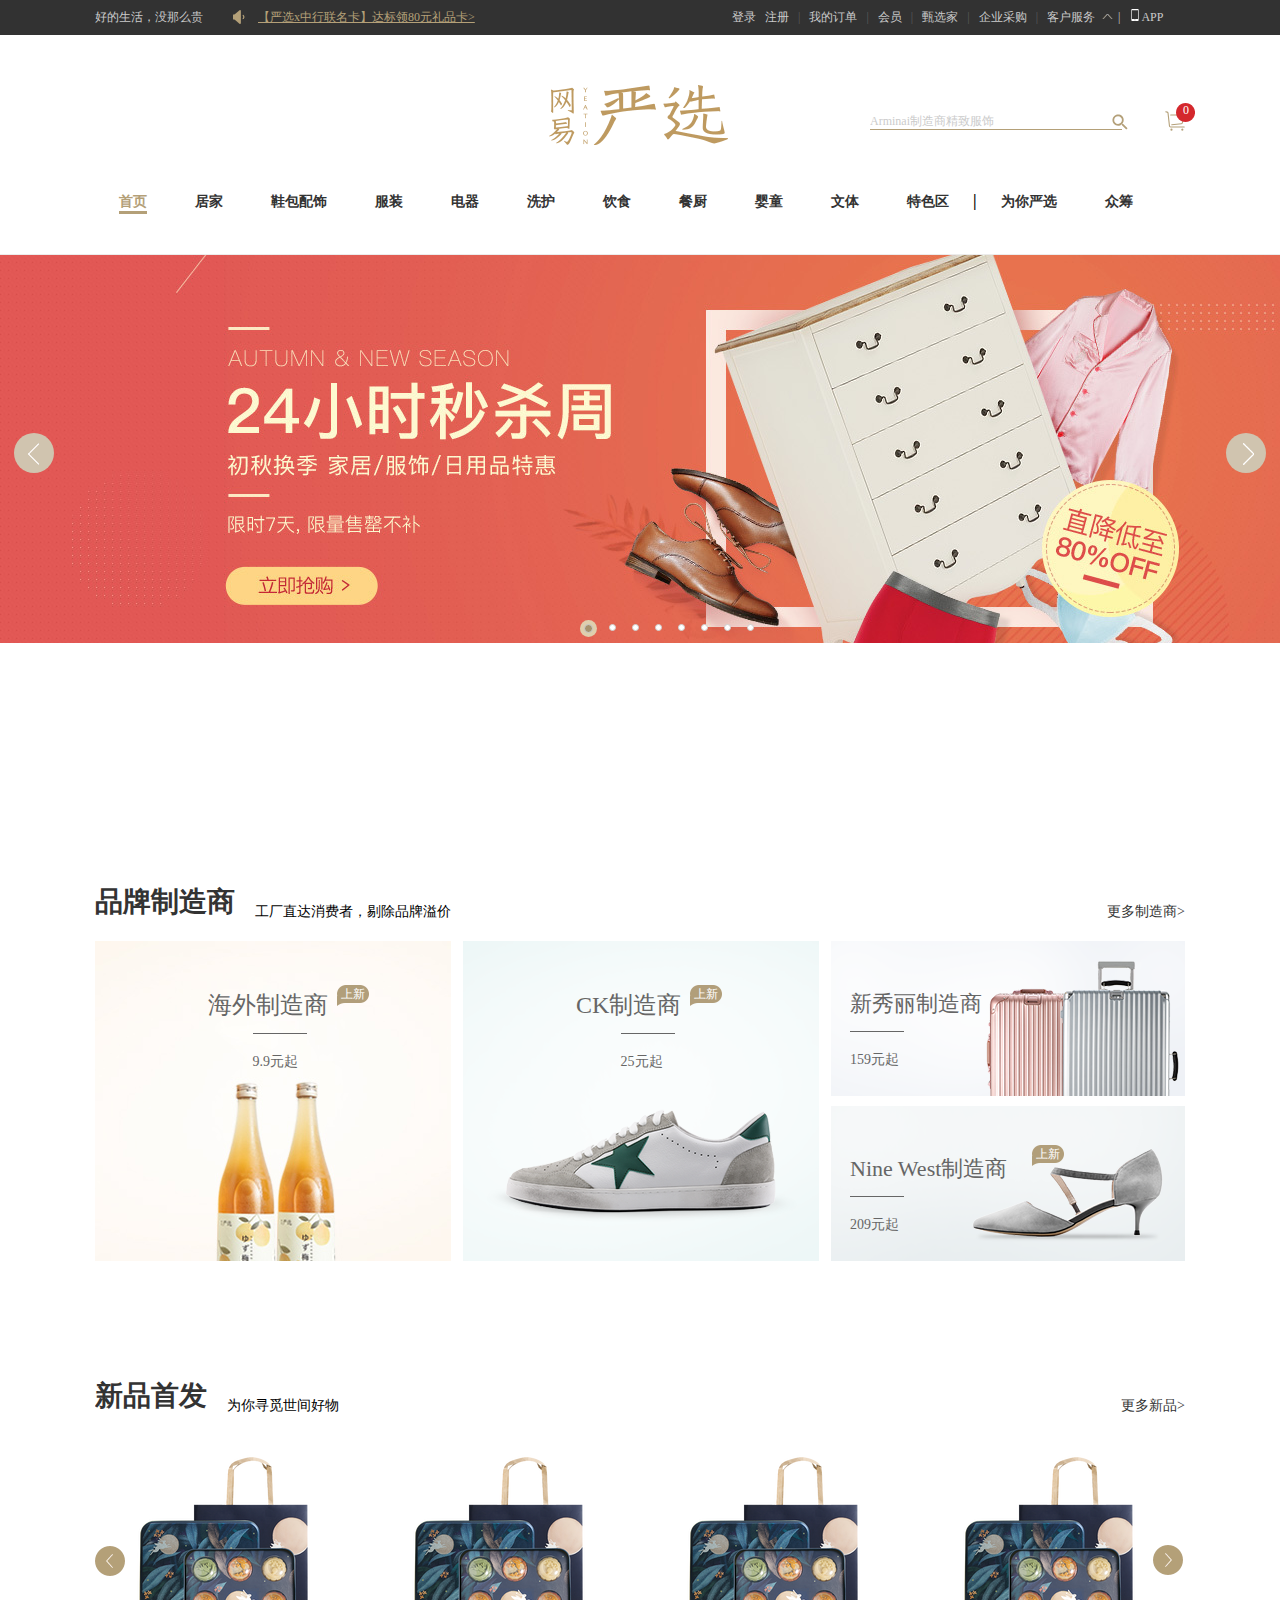
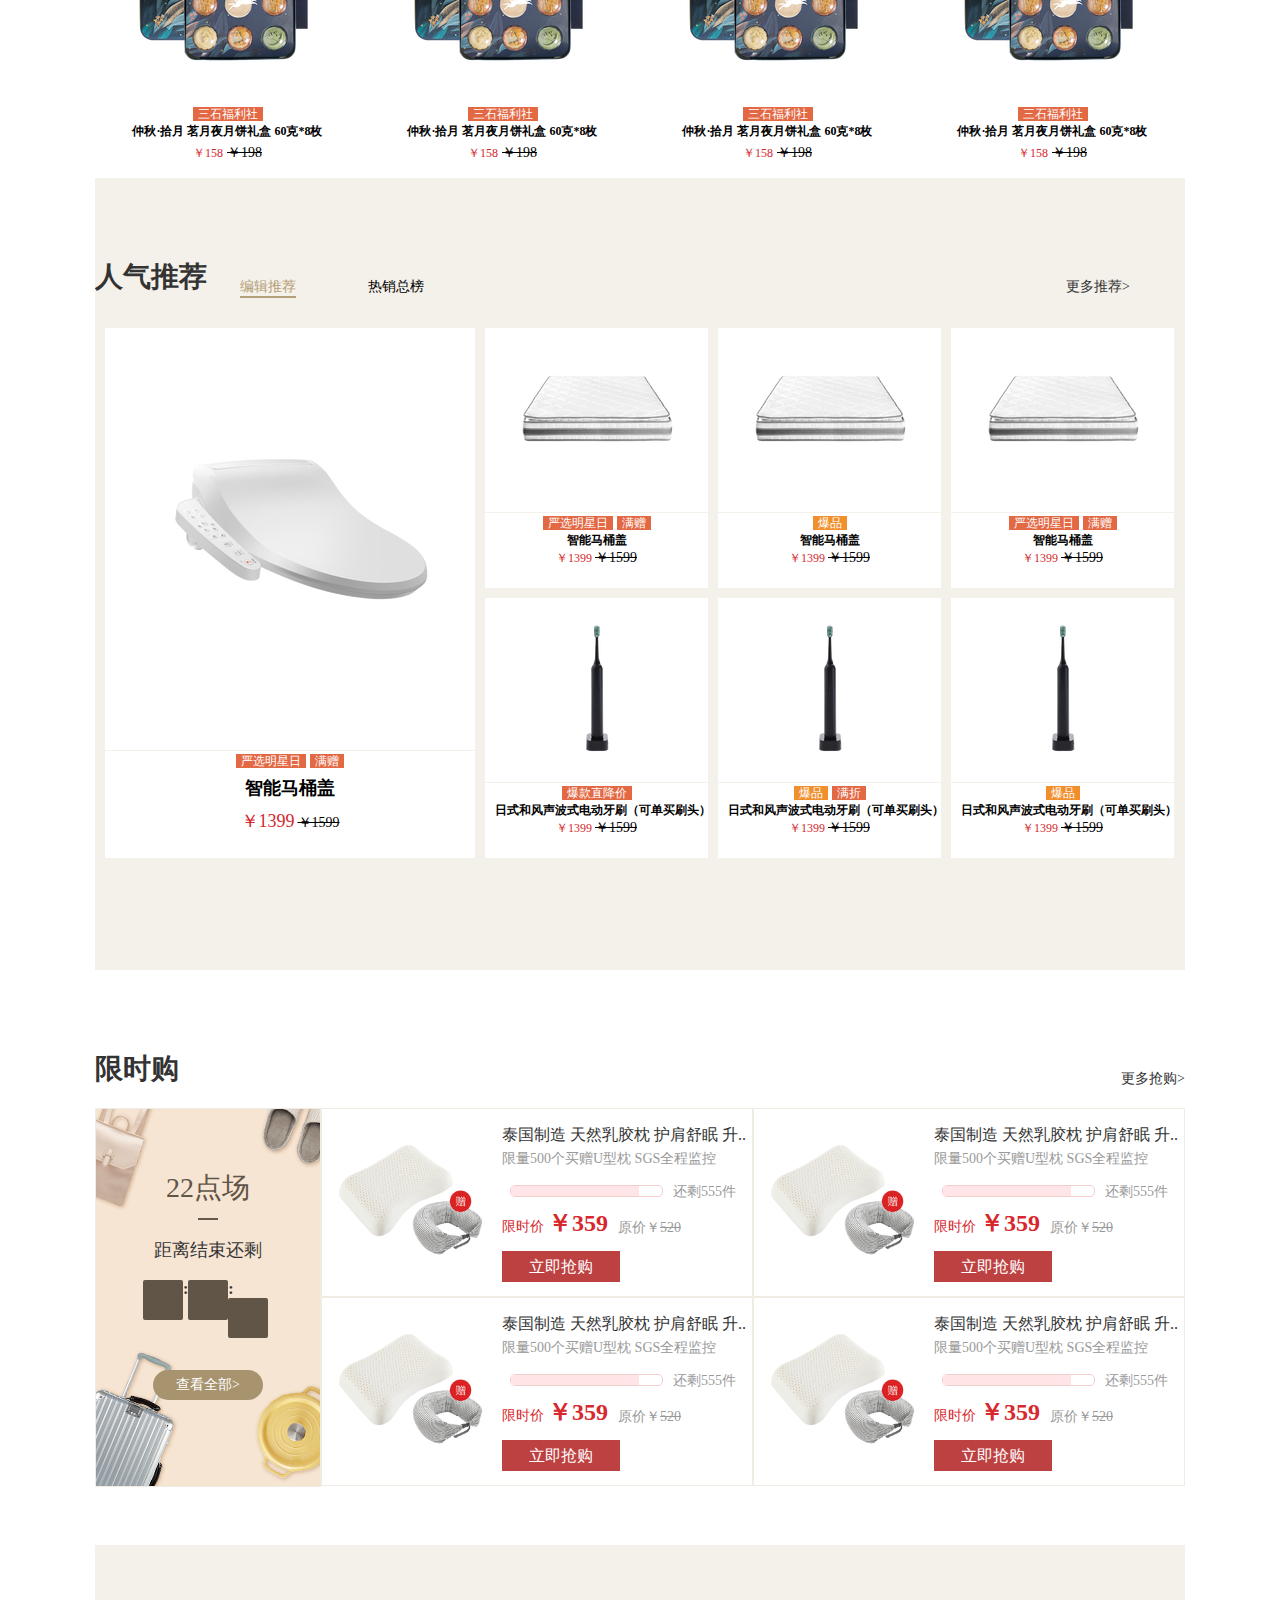
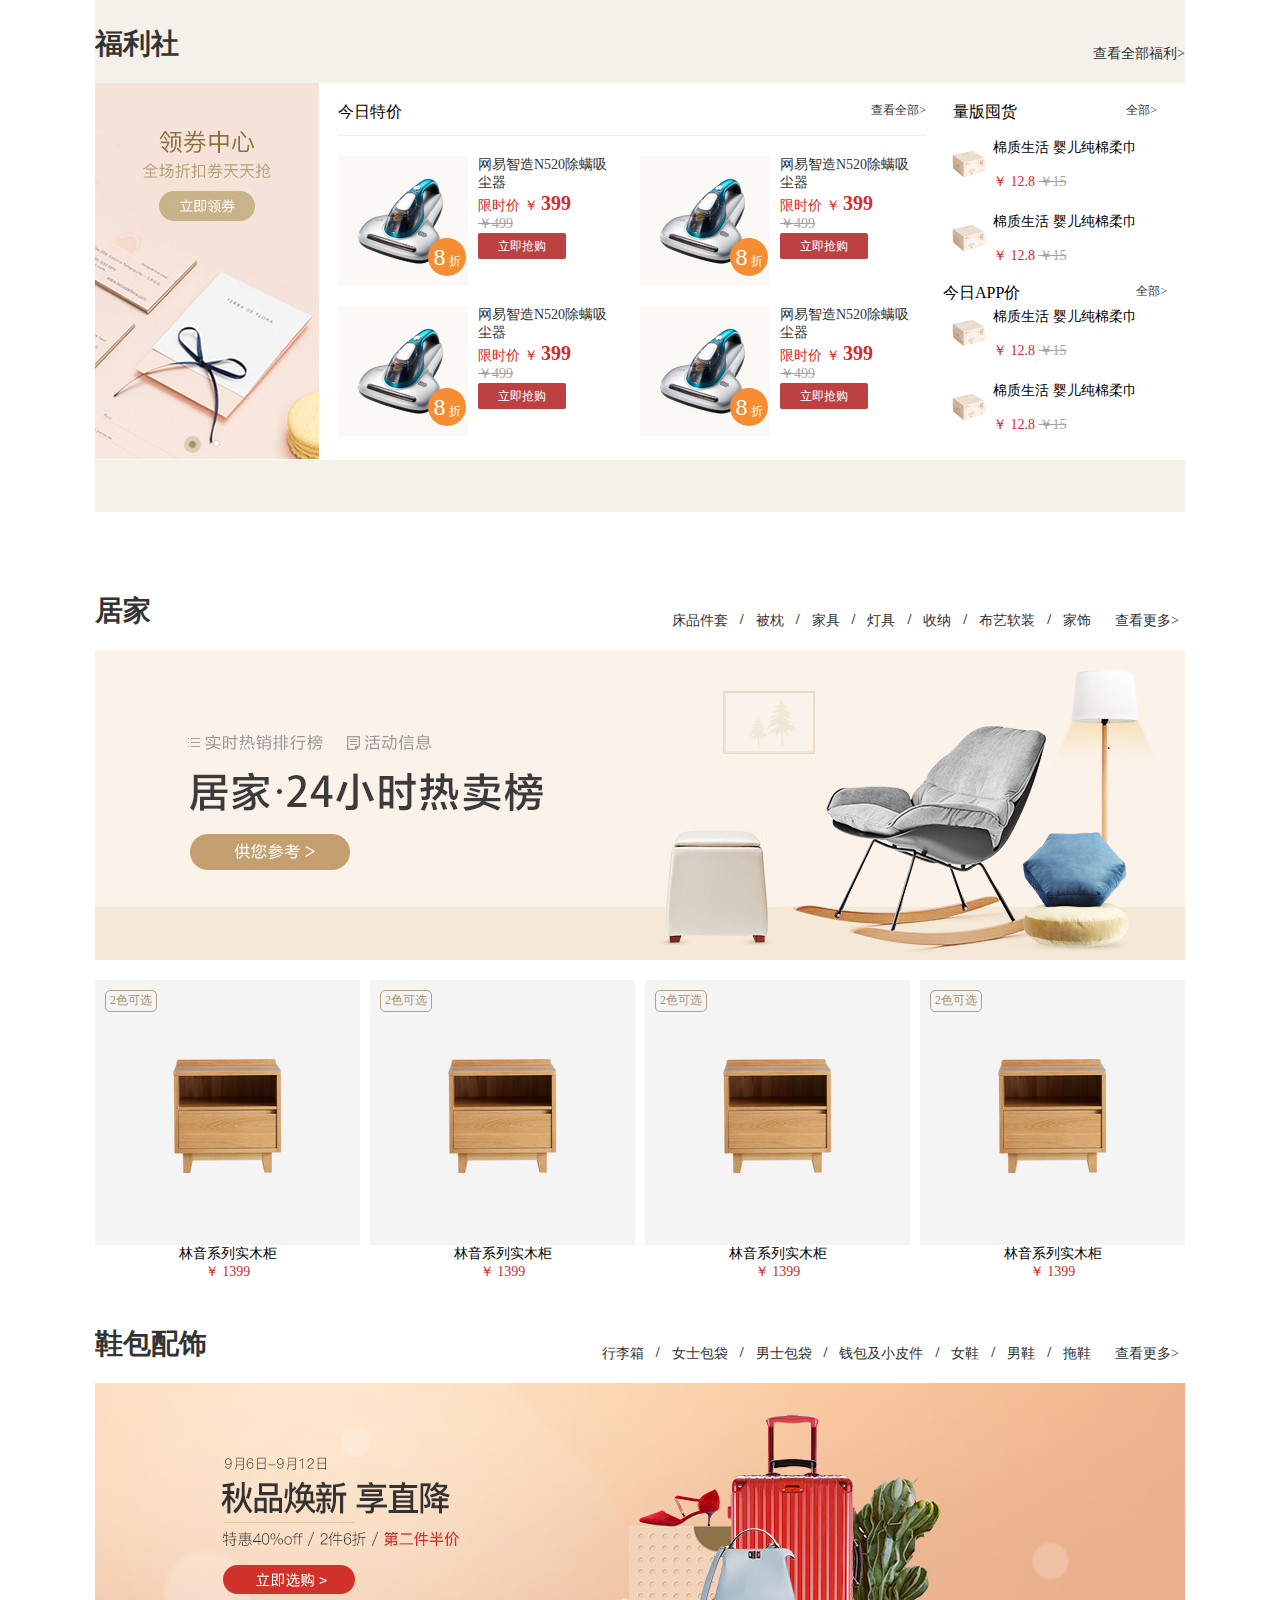
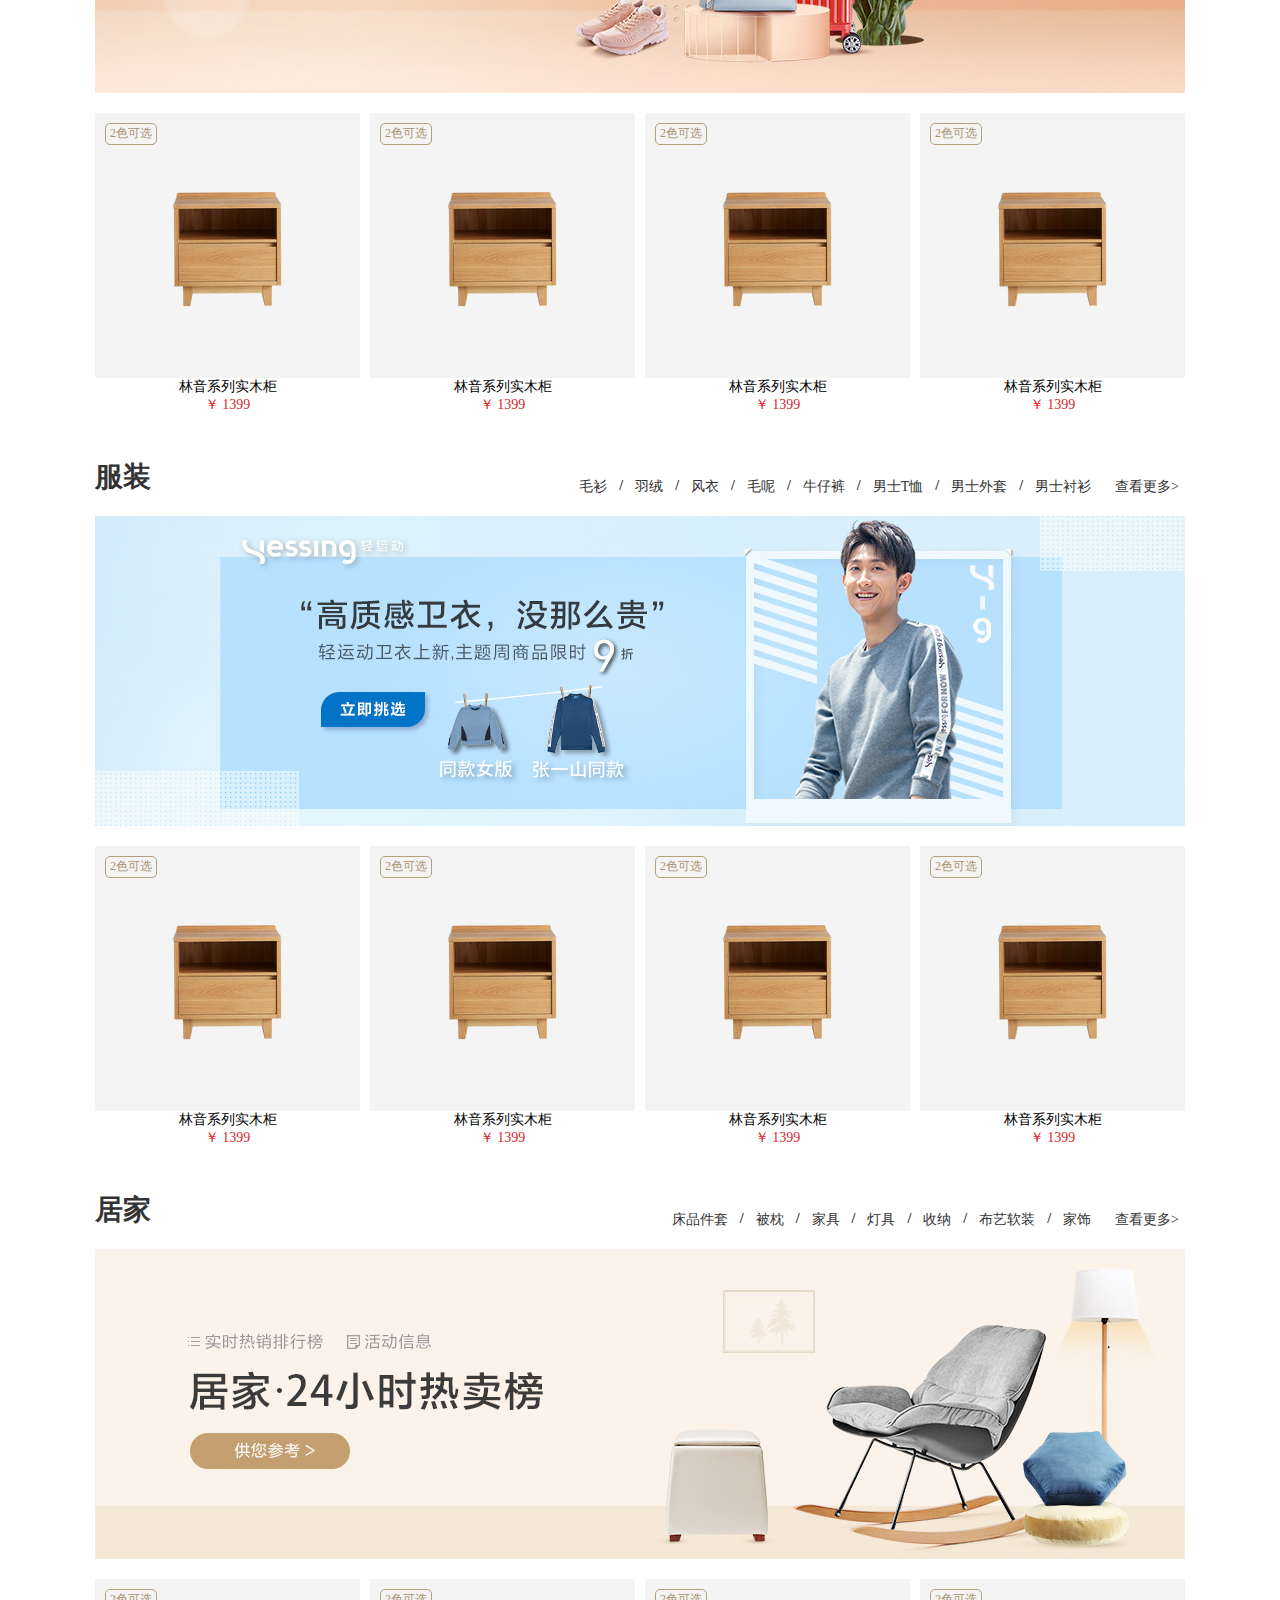
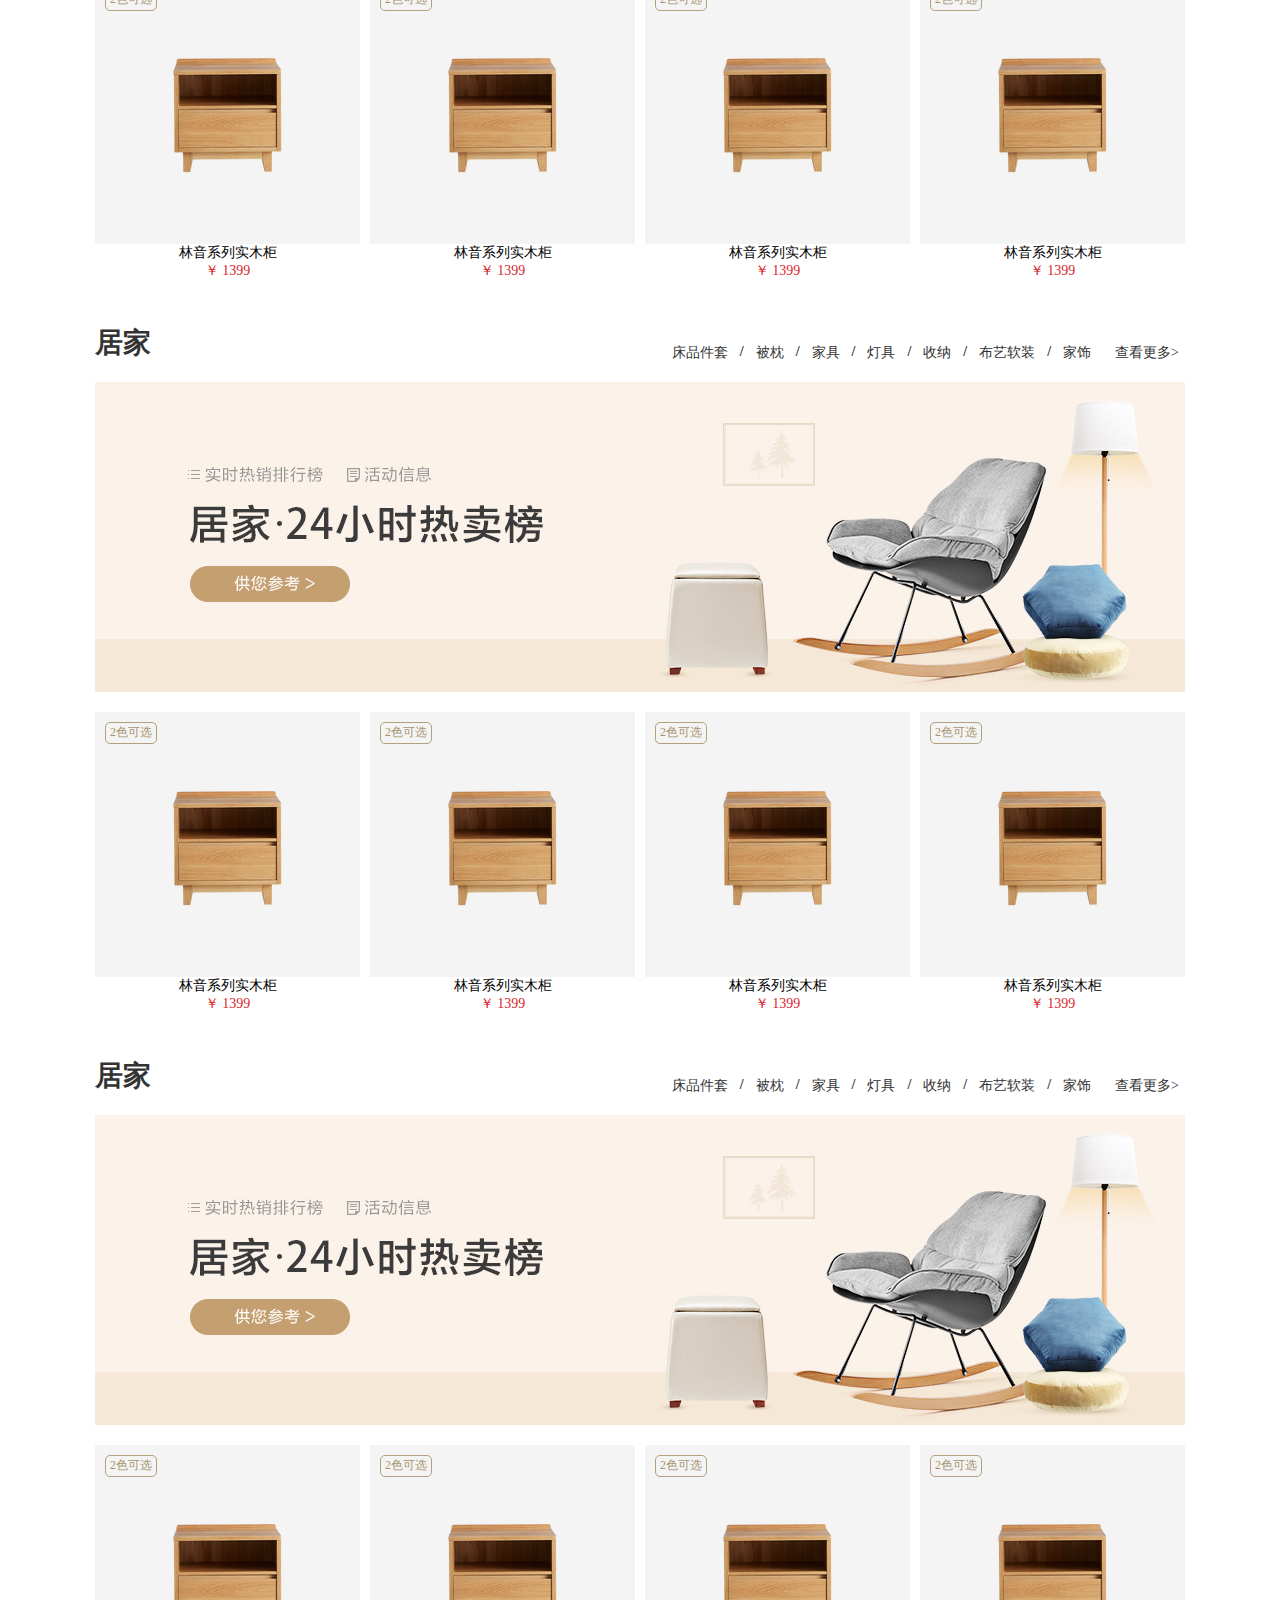
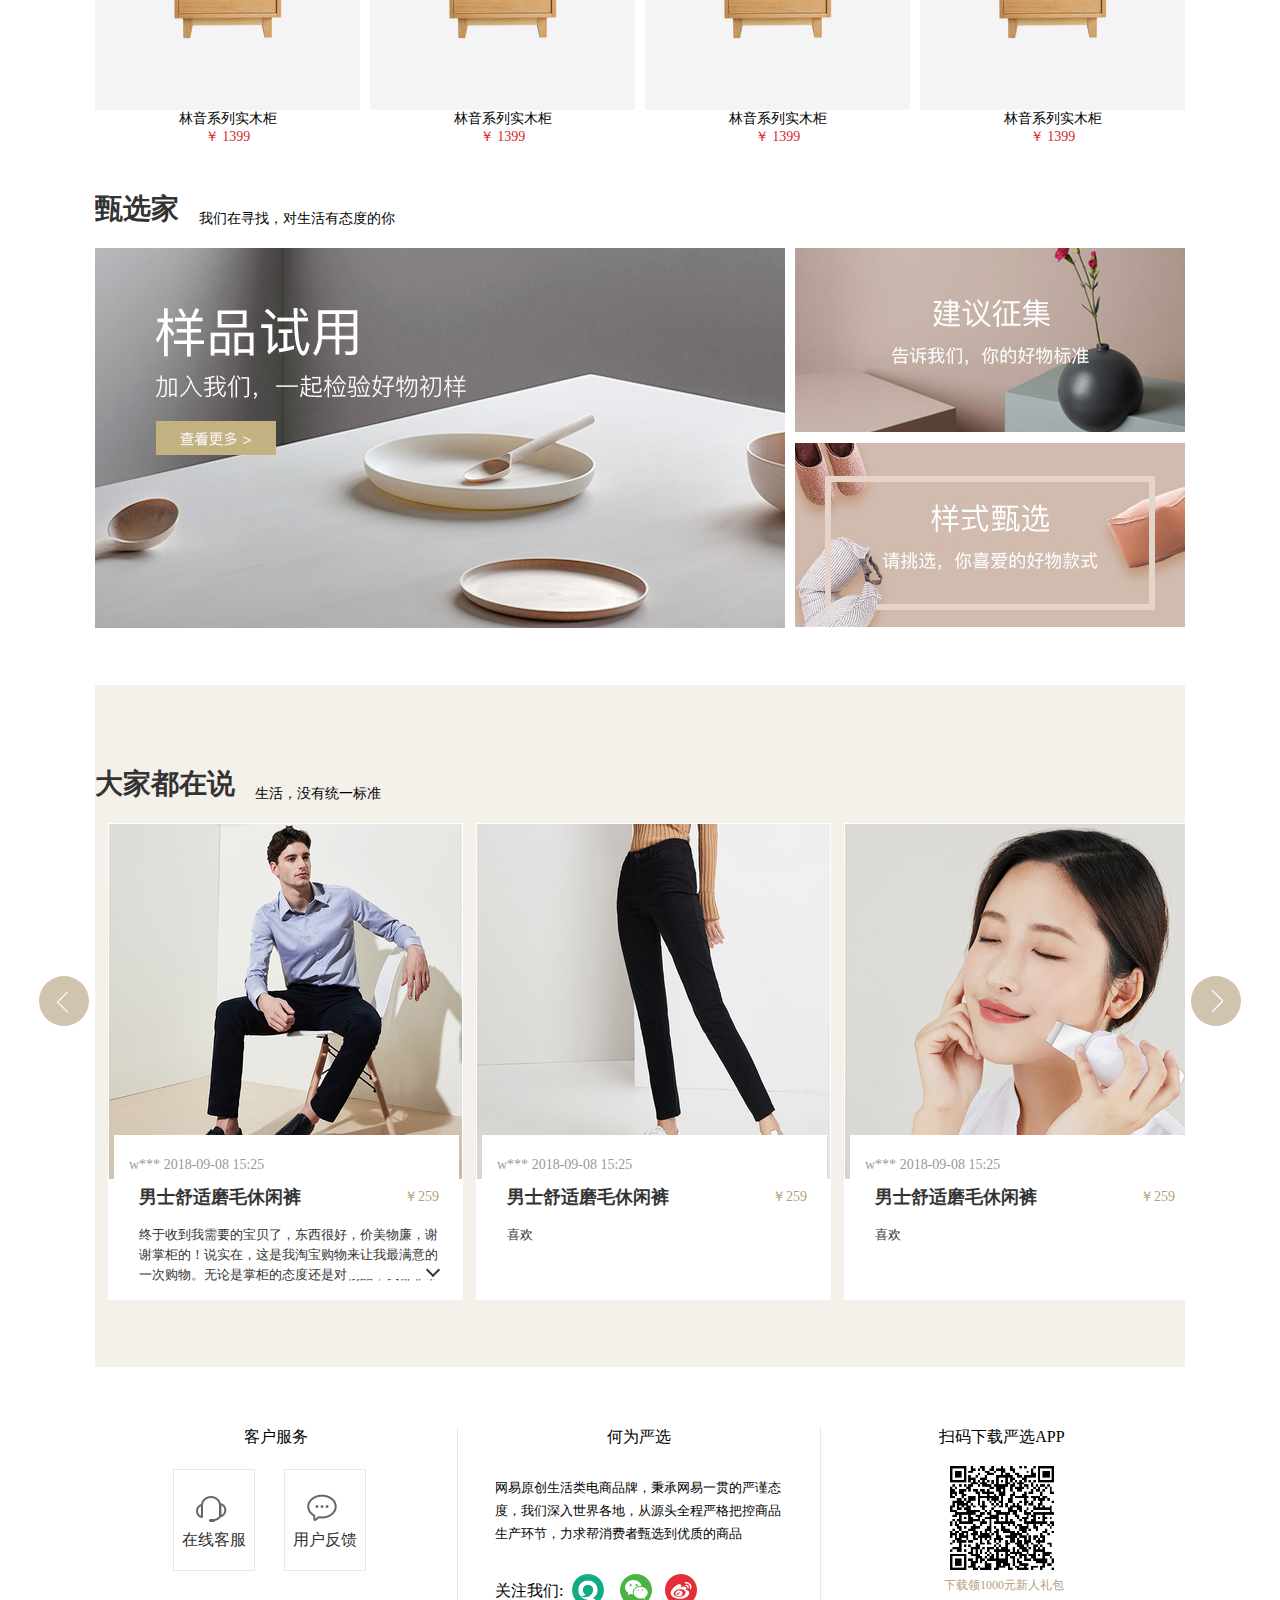
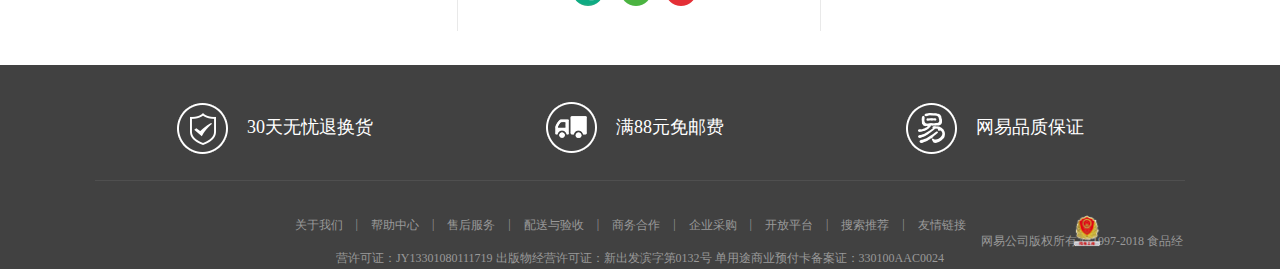
<file: index.html>
<!DOCTYPE html>
<html>

<head>
	<meta charset="utf-8" />
	<meta http-equiv="X-UA-Compatible" content="IE=edge">
	<title>网易严选 - 以严谨的态度，为中国消费者甄选天下优品</title>
	<style type="text/css">
	</style>
	<link rel="stylesheet" href="css/index.css">
	<link rel="stylesheet" href="css/cssreset.css">
	<link rel="shortcut icon" href="img/favicon.ico" />
	<link rel="bookmark" href="img/favicon.ico" />
</head>

<body>
	<div class="Nav">
		<div class="Nav_1">
			<nav class="nav2">
				<span class="minilogo"></span>
				<ul>
				<li class="li2">
					<a href="index.html" class="first" target="_blank">首页</a>
				</li>
				<li>
					<a href="html/details.html" target="_blank">居家</a>
					<span></span>
					<div class="nav_1">
						<ul>
							<p>床品</p>
							<li>
								<a href="#">
									<img src="img/chuang.png" style="width: 50px">
									<span>床品被套</span>
								</a>
							</li>
							<li>
								<a href="#">
									<img src="img/chuang.png" style="width: 50px">
									<span>被枕</span>
								</a>
							</li>
						</ul>
						<ul>
							<p>床品</p>
							<li>
								<a href="#">
									<img src="img/chuang.png" style="width: 50px">
									<span>床品被套</span>
								</a>
							</li>
							<li>
								<a href="#">
									<img src="img/chuang.png" style="width: 50px">
									<span>床品被套</span>
								</a>
							</li>
						</ul>
						<ul>
							<p>床品</p>
							<li>
								<a href="#">
									<img src="img/chuang.png" style="width: 50px">
									<span>床品被套</span>
								</a>
							</li>
							<li>
								<a href="#">
									<img src="img/chuang.png" style="width: 50px">
									<span>床品被套</span>
								</a>
							</li>
						</ul>
						<ul>
							<p>床品</p>
							<li>
								<a href="#">
									<img src="img/chuang.png" style="width: 50px">
									<span>床品被套</span>
								</a>
							</li>
							<li>
								<a href="#">
									<img src="img/chuang.png" style="width: 50px">
									<span>床品被套</span>
								</a>
							</li>
						</ul>
					</div>
				</li>
				<li>
					<a href="#">鞋包配饰</a>
					<span></span>
					<div class="nav_1">
						<ul>
							<p>床品</p>
							<li>
								<a href="#">
									<img src="img/chuang.png" style="width: 50px">
									<span>床品被套</span>
								</a>
							</li>
							<li>
								<a href="#">
									<img src="img/chuang.png" style="width: 50px">
									<span>床品被套</span>
								</a>
							</li>
						</ul>
						<ul>
							<p>床品</p>
							<li>
								<a href="#">
									<img src="img/chuang.png" style="width: 50px">
									<span>床品被套</span>
								</a>
							</li>
							<li>
								<a href="#">
									<img src="img/chuang.png" style="width: 50px">
									<span>床品被套</span>
								</a>
							</li>
						</ul>
						<ul>
							<p>床品</p>
							<li>
								<a href="#">
									<img src="img/chuang.png" style="width: 50px">
									<span>床品被套</span>
								</a>
							</li>
							<li>
								<a href="#">
									<img src="img/chuang.png" style="width: 50px">
									<span>床品被套</span>
								</a>
							</li>
						</ul>
						<ul>
							<p>床品</p>
							<li>
								<a href="#">
									<img src="img/chuang.png" style="width: 50px">
									<span>床品被套</span>
								</a>
							</li>
							<li>
								<a href="#">
									<img src="img/chuang.png" style="width: 50px">
									<span>床品被套</span>
								</a>
							</li>
						</ul>
					</div>
				</li>
				<li>
					<a href="#">服装</a>
					<span></span>
					<div class="nav_1">
						<ul>
							<p>床品</p>
							<li>
								<a href="#">
									<img src="img/chuang.png" style="width: 50px">
									<span>床品被套</span>
								</a>
							</li>
							<li>
								<a href="#">
									<img src="img/chuang.png" style="width: 50px">
									<span>床品被套</span>
								</a>
							</li>
						</ul>
						<ul>
							<p>床品</p>
							<li>
								<a href="#">
									<img src="img/chuang.png" style="width: 50px">
									<span>床品被套</span>
								</a>
							</li>
							<li>
								<a href="#">
									<img src="img/chuang.png" style="width: 50px">
									<span>床品被套</span>
								</a>
							</li>
						</ul>
						<ul>
							<p>床品</p>
							<li>
								<a href="#">
									<img src="img/chuang.png" style="width: 50px">
									<span>床品被套</span>
								</a>
							</li>
							<li>
								<a href="#">
									<img src="img/chuang.png" style="width: 50px">
									<span>床品被套</span>
								</a>
							</li>
						</ul>
						<ul>
							<p>床品</p>
							<li>
								<a href="#">
									<img src="img/chuang.png" style="width: 50px">
									<span>床品被套</span>
								</a>
							</li>
							<li>
								<a href="#">
									<img src="img/chuang.png" style="width: 50px">
									<span>床品被套</span>
								</a>
							</li>
						</ul>
					</div>
				</li>
				<li>
					<a href="#">电器</a>
					<span></span>
					<div class="nav_1">
						<ul>
							<p>床品</p>
							<li>
								<a href="#">
									<img src="img/chuang.png" style="width: 50px">
									<span>床品被套</span>
								</a>
							</li>
							<li>
								<a href="#">
									<img src="img/chuang.png" style="width: 50px">
									<span>床品被套</span>
								</a>
							</li>
						</ul>
						<ul>
							<p>床品</p>
							<li>
								<a href="#">
									<img src="img/chuang.png" style="width: 50px">
									<span>床品被套</span>
								</a>
							</li>
							<li>
								<a href="#">
									<img src="img/chuang.png" style="width: 50px">
									<span>床品被套</span>
								</a>
							</li>
						</ul>
						<ul>
							<p>床品</p>
							<li>
								<a href="#">
									<img src="img/chuang.png" style="width: 50px">
									<span>床品被套</span>
								</a>
							</li>
							<li>
								<a href="#">
									<img src="img/chuang.png" style="width: 50px">
									<span>床品被套</span>
								</a>
							</li>
						</ul>
						<ul>
							<p>床品</p>
							<li>
								<a href="#">
									<img src="img/chuang.png" style="width: 50px">
									<span>床品被套</span>
								</a>
							</li>
							<li>
								<a href="#">
									<img src="img/chuang.png" style="width: 50px">
									<span>床品被套</span>
								</a>
							</li>
						</ul>
					</div>
				</li>
				<li>
					<a href="#">洗护</a>
					<span></span>
					<div class="nav_1">
						<ul>
							<p>床品</p>
							<li>
								<a href="#">
									<img src="img/chuang.png" style="width: 50px">
									<span>床品被套</span>
								</a>
							</li>
							<li>
								<a href="#">
									<img src="img/chuang.png" style="width: 50px">
									<span>床品被套</span>
								</a>
							</li>
						</ul>
						<ul>
							<p>床品</p>
							<li>
								<a href="#">
									<img src="img/chuang.png" style="width: 50px">
									<span>床品被套</span>
								</a>
							</li>
							<li>
								<a href="#">
									<img src="img/chuang.png" style="width: 50px">
									<span>床品被套</span>
								</a>
							</li>
						</ul>
						<ul>
							<p>床品</p>
							<li>
								<a href="#">
									<img src="img/chuang.png" style="width: 50px">
									<span>床品被套</span>
								</a>
							</li>
							<li>
								<a href="#">
									<img src="img/chuang.png" style="width: 50px">
									<span>床品被套</span>
								</a>
							</li>
						</ul>
						<ul>
							<p>床品</p>
							<li>
								<a href="#">
									<img src="img/chuang.png" style="width: 50px">
									<span>床品被套</span>
								</a>
							</li>
							<li>
								<a href="#">
									<img src="img/chuang.png" style="width: 50px">
									<span>床品被套</span>
								</a>
							</li>
						</ul>
					</div>
				</li>
				<li>
					<a href="#">饮食</a>
					<span></span>
					<div class="nav_1">
						<ul>
							<p>床品</p>
							<li>
								<a href="#">
									<img src="img/chuang.png" style="width: 50px">
									<span>床品被套</span>
								</a>
							</li>
							<li>
								<a href="#">
									<img src="img/chuang.png" style="width: 50px">
									<span>床品被套</span>
								</a>
							</li>
						</ul>
						<ul>
							<p>床品</p>
							<li>
								<a href="#">
									<img src="img/chuang.png" style="width: 50px">
									<span>床品被套</span>
								</a>
							</li>
							<li>
								<a href="#">
									<img src="img/chuang.png" style="width: 50px">
									<span>床品被套</span>
								</a>
							</li>
						</ul>
						<ul>
							<p>床品</p>
							<li>
								<a href="#">
									<img src="img/chuang.png" style="width: 50px">
									<span>床品被套</span>
								</a>
							</li>
							<li>
								<a href="#">
									<img src="img/chuang.png" style="width: 50px">
									<span>床品被套</span>
								</a>
							</li>
						</ul>
						<ul>
							<p>床品</p>
							<li>
								<a href="#">
									<img src="img/chuang.png" style="width: 50px">
									<span>床品被套</span>
								</a>
							</li>
							<li>
								<a href="#">
									<img src="img/chuang.png" style="width: 50px">
									<span>床品被套</span>
								</a>
							</li>
						</ul>
					</div>
				</li>
				<li>
					<a href="#">餐厨</a>
					<span></span>
					<div class="nav_1">
						<ul>
							<p>床品</p>
							<li>
								<a href="#">
									<img src="img/chuang.png" style="width: 50px">
									<span>床品被套</span>
								</a>
							</li>
							<li>
								<a href="#">
									<img src="img/chuang.png" style="width: 50px">
									<span>床品被套</span>
								</a>
							</li>
						</ul>
						<ul>
							<p>床品</p>
							<li>
								<a href="#">
									<img src="img/chuang.png" style="width: 50px">
									<span>床品被套</span>
								</a>
							</li>
							<li>
								<a href="#">
									<img src="img/chuang.png" style="width: 50px">
									<span>床品被套</span>
								</a>
							</li>
						</ul>
						<ul>
							<p>床品</p>
							<li>
								<a href="#">
									<img src="img/chuang.png" style="width: 50px">
									<span>床品被套</span>
								</a>
							</li>
							<li>
								<a href="#">
									<img src="img/chuang.png" style="width: 50px">
									<span>床品被套</span>
								</a>
							</li>
						</ul>
						<ul>
							<p>床品</p>
							<li>
								<a href="#">
									<img src="img/chuang.png" style="width: 50px">
									<span>床品被套</span>
								</a>
							</li>
							<li>
								<a href="#">
									<img src="img/chuang.png" style="width: 50px">
									<span>床品被套</span>
								</a>
							</li>
						</ul>
					</div>
				</li>
				<li>
					<a href="#">婴童</a>
					<span></span>
					<div class="nav_1">
						<ul>
							<p>床品</p>
							<li>
								<a href="#">
									<img src="img/chuang.png" style="width: 50px">
									<span>床品被套</span>
								</a>
							</li>
							<li>
								<a href="#">
									<img src="img/chuang.png" style="width: 50px">
									<span>床品被套</span>
								</a>
							</li>
						</ul>
						<ul>
							<p>床品</p>
							<li>
								<a href="#">
									<img src="img/chuang.png" style="width: 50px">
									<span>床品被套</span>
								</a>
							</li>
							<li>
								<a href="#">
									<img src="img/chuang.png" style="width: 50px">
									<span>床品被套</span>
								</a>
							</li>
						</ul>
						<ul>
							<p>床品</p>
							<li>
								<a href="#">
									<img src="img/chuang.png" style="width: 50px">
									<span>床品被套</span>
								</a>
							</li>
							<li>
								<a href="#">
									<img src="img/chuang.png" style="width: 50px">
									<span>床品被套</span>
								</a>
							</li>
						</ul>
						<ul>
							<p>床品</p>
							<li>
								<a href="#">
									<img src="img/chuang.png" style="width: 50px">
									<span>床品被套</span>
								</a>
							</li>
							<li>
								<a href="#">
									<img src="img/chuang.png" style="width: 50px">
									<span>床品被套</span>
								</a>
							</li>
						</ul>
					</div>
				</li>
				<li>
					<a href="#">文体</a>
					<span></span>
					<div class="nav_1">
						<ul>
							<p>床品</p>
							<li>
								<a href="#">
									<img src="img/chuang.png" style="width: 50px">
									<span>床品被套</span>
								</a>
							</li>
							<li>
								<a href="#">
									<img src="img/chuang.png" style="width: 50px">
									<span>床品被套</span>
								</a>
							</li>
						</ul>
						<ul>
							<p>床品</p>
							<li>
								<a href="#">
									<img src="img/chuang.png" style="width: 50px">
									<span>床品被套</span>
								</a>
							</li>
							<li>
								<a href="#">
									<img src="img/chuang.png" style="width: 50px">
									<span>床品被套</span>
								</a>
							</li>
						</ul>
						<ul>
							<p>床品</p>
							<li>
								<a href="#">
									<img src="img/chuang.png" style="width: 50px">
									<span>床品被套</span>
								</a>
							</li>
							<li>
								<a href="#">
									<img src="img/chuang.png" style="width: 50px">
									<span>床品被套</span>
								</a>
							</li>
						</ul>
						<ul>
							<p>床品</p>
							<li>
								<a href="#">
									<img src="img/chuang.png" style="width: 50px">
									<span>床品被套</span>
								</a>
							</li>
							<li>
								<a href="#">
									<img src="img/chuang.png" style="width: 50px">
									<span>床品被套</span>
								</a>
							</li>
						</ul>
					</div>
				</li>
				<li>
					<a href="#">特色区</a>
					<span></span>
					<div class="nav_1">
						<ul>
							<p>床品</p>
							<li>
								<a href="#">
									<img src="img/chuang.png" style="width: 50px">
									<span>床品被套</span>
								</a>
							</li>
							<li>
								<a href="#">
									<img src="img/chuang.png" style="width: 50px">
									<span>床品被套</span>
								</a>
							</li>
						</ul>
						<ul>
							<p>床品</p>
							<li>
								<a href="#">
									<img src="img/chuang.png" style="width: 50px">
									<span>床品被套</span>
								</a>
							</li>
							<li>
								<a href="#">
									<img src="img/chuang.png" style="width: 50px">
									<span>床品被套</span>
								</a>
							</li>
						</ul>
						<ul>
							<p>床品</p>
							<li>
								<a href="#">
									<img src="img/chuang.png" style="width: 50px">
									<span>床品被套</span>
								</a>
							</li>
							<li>
								<a href="#">
									<img src="img/chuang.png" style="width: 50px">
									<span>床品被套</span>
								</a>
							</li>
						</ul>
						<ul>
							<p>床品</p>
							<li>
								<a href="#">
									<img src="img/chuang.png" style="width: 50px">
									<span>床品被套</span>
								</a>
							</li>
							<li>
								<a href="#">
									<img src="img/chuang.png" style="width: 50px">
									<span>床品被套</span>
								</a>
							</li>
						</ul>
					</div>
				</li>

			</ul>
			</nav>
			<span class="minisearch"></span>
			<span class="miniuser"></span>
			<a href="html/gouwuche.html">
				<span class="minishopcar">
					<span class="shopcarnum">0</span>
				</span>
			</a>
			
		</div>
	</div>
	<header>
		<div id="head">
			<svg class="icon" aria-hidden="true">
				<use xlink:href="#icon-daoju"></use>
			</svg>
			<span class="top_l"><a href="html/Brand.html" target="_blank">好的生活，没那么贵</a></span>
			<span class="top_m">
                <span></span>【严选x中行联名卡】达标领80元礼品卡></span>
			<div class="top_r">
				<span>登录</span>
				<span>注册</span>
				<span class="ver">|</span>
				<span><a href="html/order.html" target="_blank">我的订单</a></span>
				<span  class="ver">|</span>
				<span><a href="html/memberClub.html" target="_blank">会员</a></span>
				<span  class="ver">|</span>
				<span><a href="html/select.html" target="_blank">甄选家</a></span>
				<span  class="ver">|</span>
				<span><a href="html/qiyecaigou.html" target="_blank">企业采购</a></span>
				<span  class="ver">|</span>
				<span id="serve">客户服务
                    
						<span class="tap"></span>
						<div class="xs-nav">
							<span class="sjx"></span>
							<ul>
								<li>在线服务</li>
								<li>帮助中心</li>
								<li>商务合作</li>
								<li class="no">开放平台</li>
							</ul>
						</div>
					</span>
				<span>|</span>
				<span>
					<img src="img/phone.png">APP</span>
			</div>
		</div>
	</header>
	<div class="hbody">
		<h1>
			<span class="logo"></span>
		</h1>
		<p class="search">
			<input type="text" name="" placeholder="Arminai制造商精致服饰">
			<span>
				<img src="img/millor.png" id="large">
			</span>
			<span>
				<a href="html/gouwuche.html"><img src="img/shopcar.png" id="shopcar"></a>
				<span class="shopcarnum2">0</span>

			</span>

		</p>
		<nav class="nav1">
			<ul>
				<li class="li1">
					<a href="index.html" target="_blank" class="Current current1">首页</a>
				</li>
				<li>
					<a href="html/details.html" target="_blank">居家</a>
					<span></span>
					<div class="nav_1">
						<ul>
							<p>床品</p>
							<li>
								<a href="#">
									<img src="img/chuang.png" style="width: 50px">
									<span>床品被套</span>
								</a>
							</li>
							<li>
								<a href="#">
									<img src="img/chuang.png" style="width: 50px">
									<span>被枕</span>
								</a>
							</li>
						</ul>
						<ul>
							<p>床品</p>
							<li>
								<a href="#">
									<img src="img/chuang.png" style="width: 50px">
									<span>床品被套</span>
								</a>
							</li>
							<li>
								<a href="#">
									<img src="img/chuang.png" style="width: 50px">
									<span>床品被套</span>
								</a>
							</li>
						</ul>
						<ul>
							<p>床品</p>
							<li>
								<a href="#">
									<img src="img/chuang.png" style="width: 50px">
									<span>床品被套</span>
								</a>
							</li>
							<li>
								<a href="#">
									<img src="img/chuang.png" style="width: 50px">
									<span>床品被套</span>
								</a>
							</li>
						</ul>
						<ul>
							<p>床品</p>
							<li>
								<a href="#">
									<img src="img/chuang.png" style="width: 50px">
									<span>床品被套</span>
								</a>
							</li>
							<li>
								<a href="#">
									<img src="img/chuang.png" style="width: 50px">
									<span>床品被套</span>
								</a>
							</li>
						</ul>
					</div>
				</li>
				<li>
					<a href="html/details.html" target="_blank">鞋包配饰</a>
					<span></span>
					<div class="nav_1">
						<ul>
							<p>床品</p>
							<li>
								<a href="#">
									<img src="img/chuang.png" style="width: 50px">
									<span>床品被套</span>
								</a>
							</li>
							<li>
								<a href="#">
									<img src="img/chuang.png" style="width: 50px">
									<span>床品被套</span>
								</a>
							</li>
						</ul>
						<ul>
							<p>床品</p>
							<li>
								<a href="#">
									<img src="img/chuang.png" style="width: 50px">
									<span>床品被套</span>
								</a>
							</li>
							<li>
								<a href="#">
									<img src="img/chuang.png" style="width: 50px">
									<span>床品被套</span>
								</a>
							</li>
						</ul>
						<ul>
							<p>床品</p>
							<li>
								<a href="#">
									<img src="img/chuang.png" style="width: 50px">
									<span>床品被套</span>
								</a>
							</li>
							<li>
								<a href="#">
									<img src="img/chuang.png" style="width: 50px">
									<span>床品被套</span>
								</a>
							</li>
						</ul>
						<ul>
							<p>床品</p>
							<li>
								<a href="#">
									<img src="img/chuang.png" style="width: 50px">
									<span>床品被套</span>
								</a>
							</li>
							<li>
								<a href="#">
									<img src="img/chuang.png" style="width: 50px">
									<span>床品被套</span>
								</a>
							</li>
						</ul>
					</div>
				</li>
				<li>
					<a href="html/details.html" target="_blank">服装</a>
					<span></span>
					<div class="nav_1">
						<ul>
							<p>床品</p>
							<li>
								<a href="#">
									<img src="img/chuang.png" style="width: 50px">
									<span>床品被套</span>
								</a>
							</li>
							<li>
								<a href="#">
									<img src="img/chuang.png" style="width: 50px">
									<span>床品被套</span>
								</a>
							</li>
						</ul>
						<ul>
							<p>床品</p>
							<li>
								<a href="#">
									<img src="img/chuang.png" style="width: 50px">
									<span>床品被套</span>
								</a>
							</li>
							<li>
								<a href="#">
									<img src="img/chuang.png" style="width: 50px">
									<span>床品被套</span>
								</a>
							</li>
						</ul>
						<ul>
							<p>床品</p>
							<li>
								<a href="#">
									<img src="img/chuang.png" style="width: 50px">
									<span>床品被套</span>
								</a>
							</li>
							<li>
								<a href="#">
									<img src="img/chuang.png" style="width: 50px">
									<span>床品被套</span>
								</a>
							</li>
						</ul>
						<ul>
							<p>床品</p>
							<li>
								<a href="#">
									<img src="img/chuang.png" style="width: 50px">
									<span>床品被套</span>
								</a>
							</li>
							<li>
								<a href="#">
									<img src="img/chuang.png" style="width: 50px">
									<span>床品被套</span>
								</a>
							</li>
						</ul>
					</div>
				</li>
				<li>
					<a href="html/details.html" target="_blank">电器</a>
					<span></span>
					<div class="nav_1">
						<ul>
							<p>床品</p>
							<li>
								<a href="#">
									<img src="img/chuang.png" style="width: 50px">
									<span>床品被套</span>
								</a>
							</li>
							<li>
								<a href="#">
									<img src="img/chuang.png" style="width: 50px">
									<span>床品被套</span>
								</a>
							</li>
						</ul>
						<ul>
							<p>床品</p>
							<li>
								<a href="#">
									<img src="img/chuang.png" style="width: 50px">
									<span>床品被套</span>
								</a>
							</li>
							<li>
								<a href="#">
									<img src="img/chuang.png" style="width: 50px">
									<span>床品被套</span>
								</a>
							</li>
						</ul>
						<ul>
							<p>床品</p>
							<li>
								<a href="#">
									<img src="img/chuang.png" style="width: 50px">
									<span>床品被套</span>
								</a>
							</li>
							<li>
								<a href="#">
									<img src="img/chuang.png" style="width: 50px">
									<span>床品被套</span>
								</a>
							</li>
						</ul>
						<ul>
							<p>床品</p>
							<li>
								<a href="#">
									<img src="img/chuang.png" style="width: 50px">
									<span>床品被套</span>
								</a>
							</li>
							<li>
								<a href="#">
									<img src="img/chuang.png" style="width: 50px">
									<span>床品被套</span>
								</a>
							</li>
						</ul>
					</div>
				</li>
				<li>
					<a href="html/details.html" target="_blank">洗护</a>
					<span></span>
					<div class="nav_1">
						<ul>
							<p>床品</p>
							<li>
								<a href="#">
									<img src="img/chuang.png" style="width: 50px">
									<span>床品被套</span>
								</a>
							</li>
							<li>
								<a href="#">
									<img src="img/chuang.png" style="width: 50px">
									<span>床品被套</span>
								</a>
							</li>
						</ul>
						<ul>
							<p>床品</p>
							<li>
								<a href="#">
									<img src="img/chuang.png" style="width: 50px">
									<span>床品被套</span>
								</a>
							</li>
							<li>
								<a href="#">
									<img src="img/chuang.png" style="width: 50px">
									<span>床品被套</span>
								</a>
							</li>
						</ul>
						<ul>
							<p>床品</p>
							<li>
								<a href="#">
									<img src="img/chuang.png" style="width: 50px">
									<span>床品被套</span>
								</a>
							</li>
							<li>
								<a href="#">
									<img src="img/chuang.png" style="width: 50px">
									<span>床品被套</span>
								</a>
							</li>
						</ul>
						<ul>
							<p>床品</p>
							<li>
								<a href="#">
									<img src="img/chuang.png" style="width: 50px">
									<span>床品被套</span>
								</a>
							</li>
							<li>
								<a href="#">
									<img src="img/chuang.png" style="width: 50px">
									<span>床品被套</span>
								</a>
							</li>
						</ul>
					</div>
				</li>
				<li>
					<a href="html/details.html" target="_blank">饮食</a>
					<span></span>
					<div class="nav_1">
						<ul>
							<p>床品</p>
							<li>
								<a href="#">
									<img src="img/chuang.png" style="width: 50px">
									<span>床品被套</span>
								</a>
							</li>
							<li>
								<a href="#">
									<img src="img/chuang.png" style="width: 50px">
									<span>床品被套</span>
								</a>
							</li>
						</ul>
						<ul>
							<p>床品</p>
							<li>
								<a href="#">
									<img src="img/chuang.png" style="width: 50px">
									<span>床品被套</span>
								</a>
							</li>
							<li>
								<a href="#">
									<img src="img/chuang.png" style="width: 50px">
									<span>床品被套</span>
								</a>
							</li>
						</ul>
						<ul>
							<p>床品</p>
							<li>
								<a href="#">
									<img src="img/chuang.png" style="width: 50px">
									<span>床品被套</span>
								</a>
							</li>
							<li>
								<a href="#">
									<img src="img/chuang.png" style="width: 50px">
									<span>床品被套</span>
								</a>
							</li>
						</ul>
						<ul>
							<p>床品</p>
							<li>
								<a href="#">
									<img src="img/chuang.png" style="width: 50px">
									<span>床品被套</span>
								</a>
							</li>
							<li>
								<a href="#">
									<img src="img/chuang.png" style="width: 50px">
									<span>床品被套</span>
								</a>
							</li>
						</ul>
					</div>
				</li>
				<li>
					<a href="html/details.html" target="_blank">餐厨</a>
					<span></span>
					<div class="nav_1">
						<ul>
							<p>床品</p>
							<li>
								<a href="#">
									<img src="img/chuang.png" style="width: 50px">
									<span>床品被套</span>
								</a>
							</li>
							<li>
								<a href="#">
									<img src="img/chuang.png" style="width: 50px">
									<span>床品被套</span>
								</a>
							</li>
						</ul>
						<ul>
							<p>床品</p>
							<li>
								<a href="#">
									<img src="img/chuang.png" style="width: 50px">
									<span>床品被套</span>
								</a>
							</li>
							<li>
								<a href="#">
									<img src="img/chuang.png" style="width: 50px">
									<span>床品被套</span>
								</a>
							</li>
						</ul>
						<ul>
							<p>床品</p>
							<li>
								<a href="#">
									<img src="img/chuang.png" style="width: 50px">
									<span>床品被套</span>
								</a>
							</li>
							<li>
								<a href="#">
									<img src="img/chuang.png" style="width: 50px">
									<span>床品被套</span>
								</a>
							</li>
						</ul>
						<ul>
							<p>床品</p>
							<li>
								<a href="#">
									<img src="img/chuang.png" style="width: 50px">
									<span>床品被套</span>
								</a>
							</li>
							<li>
								<a href="#">
									<img src="img/chuang.png" style="width: 50px">
									<span>床品被套</span>
								</a>
							</li>
						</ul>
					</div>
				</li>
				<li>
					<a href="html/details.html" target="_blank">婴童</a>
					<span></span>
					<div class="nav_1">
						<ul>
							<p>床品</p>
							<li>
								<a href="#">
									<img src="img/chuang.png" style="width: 50px">
									<span>床品被套</span>
								</a>
							</li>
							<li>
								<a href="#">
									<img src="img/chuang.png" style="width: 50px">
									<span>床品被套</span>
								</a>
							</li>
						</ul>
						<ul>
							<p>床品</p>
							<li>
								<a href="#">
									<img src="img/chuang.png" style="width: 50px">
									<span>床品被套</span>
								</a>
							</li>
							<li>
								<a href="#">
									<img src="img/chuang.png" style="width: 50px">
									<span>床品被套</span>
								</a>
							</li>
						</ul>
						<ul>
							<p>床品</p>
							<li>
								<a href="#">
									<img src="img/chuang.png" style="width: 50px">
									<span>床品被套</span>
								</a>
							</li>
							<li>
								<a href="#">
									<img src="img/chuang.png" style="width: 50px">
									<span>床品被套</span>
								</a>
							</li>
						</ul>
						<ul>
							<p>床品</p>
							<li>
								<a href="#">
									<img src="img/chuang.png" style="width: 50px">
									<span>床品被套</span>
								</a>
							</li>
							<li>
								<a href="#">
									<img src="img/chuang.png" style="width: 50px">
									<span>床品被套</span>
								</a>
							</li>
						</ul>
					</div>
				</li>
				<li>
					<a href="html/details.html" target="_blank">文体</a>
					<span></span>
					<div class="nav_1">
						<ul>
							<p>床品</p>
							<li>
								<a href="#">
									<img src="img/chuang.png" style="width: 50px">
									<span>床品被套</span>
								</a>
							</li>
							<li>
								<a href="#">
									<img src="img/chuang.png" style="width: 50px">
									<span>床品被套</span>
								</a>
							</li>
						</ul>
						<ul>
							<p>床品</p>
							<li>
								<a href="#">
									<img src="img/chuang.png" style="width: 50px">
									<span>床品被套</span>
								</a>
							</li>
							<li>
								<a href="#">
									<img src="img/chuang.png" style="width: 50px">
									<span>床品被套</span>
								</a>
							</li>
						</ul>
						<ul>
							<p>床品</p>
							<li>
								<a href="#">
									<img src="img/chuang.png" style="width: 50px">
									<span>床品被套</span>
								</a>
							</li>
							<li>
								<a href="#">
									<img src="img/chuang.png" style="width: 50px">
									<span>床品被套</span>
								</a>
							</li>
						</ul>
						<ul>
							<p>床品</p>
							<li>
								<a href="#">
									<img src="img/chuang.png" style="width: 50px">
									<span>床品被套</span>
								</a>
							</li>
							<li>
								<a href="#">
									<img src="img/chuang.png" style="width: 50px">
									<span>床品被套</span>
								</a>
							</li>
						</ul>
					</div>
				</li>
				<li>
					<a href="#">特色区</a>
					<span></span>
					<div class="nav_1">
						<ul>
							<p>床品</p>
							<li>
								<a href="#">
									<img src="img/chuang.png" style="width: 50px">
									<span>床品被套</span>
								</a>
							</li>
							<li>
								<a href="#">
									<img src="img/chuang.png" style="width: 50px">
									<span>床品被套</span>
								</a>
							</li>
						</ul>
						<ul>
							<p>床品</p>
							<li>
								<a href="#">
									<img src="img/chuang.png" style="width: 50px">
									<span>床品被套</span>
								</a>
							</li>
							<li>
								<a href="#">
									<img src="img/chuang.png" style="width: 50px">
									<span>床品被套</span>
								</a>
							</li>
						</ul>
						<ul>
							<p>床品</p>
							<li>
								<a href="#">
									<img src="img/chuang.png" style="width: 50px">
									<span>床品被套</span>
								</a>
							</li>
							<li>
								<a href="#">
									<img src="img/chuang.png" style="width: 50px">
									<span>床品被套</span>
								</a>
							</li>
						</ul>
						<ul>
							<p>床品</p>
							<li>
								<a href="#">
									<img src="img/chuang.png" style="width: 50px">
									<span>床品被套</span>
								</a>
							</li>
							<li>
								<a href="#">
									<img src="img/chuang.png" style="width: 50px">
									<span>床品被套</span>
								</a>
							</li>
						</ul>
					</div>
				</li>
				<li>
					<span>|</span>
				</li>
				<li>
					<a href="html/weiniyanxuan.html" target="_blank">为你严选</a>
				</li>
				<li>
					<a href="#" class="a1">众筹</a>
				</li>
			</ul>
		</nav>
	</div>

	<!-- 轮播图 -->
	<div id="big">
		<ul id="pic">
			<li>
				<img src="img/pic1.jpg" alt="">
			</li>
			<li>
				<img src="img/pic2.jpg">
			</li>
			<li>
				<img src="img/pic3.jpg">
			</li>
			<li>
				<img src="img/pic4.jpg" alt="">
			</li>
			<li>
				<img src="img/pic5.jpg" alt="">
			</li>
			<li>
				<img src="img/pic6.jpg" alt="">
			</li>
			<li>
				<img src="img/pic7.jpg" alt="">
			</li>
			<li>
				<img src="img/pic8.jpg" alt="">
			</li>
		</ul>
		<span id="left"></span>
		<span id="right"></span>
		<ol class="circle">
			<li class="current"></li>
			<li></li>
			<li></li>
			<li></li>
			<li></li>
			<li></li>
			<li></li>
			<li></li>
		</ol>

	</div>
	<section class="section1">
		<div class="yx1">
			<h1>
				<a href="#">品牌制造商</a>
			</h1>
			<span>工厂直达消费者，剔除品牌溢价</span>
			<span class="right">
				<a href="#">更多制造商></a>
			</span>
		</div>
		<div class="yx1_1">
			<ul>
				<li>
					<span>海外制造商</span>
					<span id="new1">上新</span>
					<div>9.9元起</div>
					<img src="img/bpic1.jpg" alt="">
				</li>
				<li>
					<span>CK制造商</span>
					<span id="new2">上新</span>
					<div>25元起</div>
					<img src="img/bpic2.png" alt="">
				</li>
				<li>
					<div id="p1">
						<span>新秀丽制造商</span>
						<div>159元起</div>
						<img src="img/bpic6.png" alt="">
					</div>
					<div id="p2">
						<span>Nine West制造商</span>
						<span id="new3">上新</span>
						<div>209元起</div>
						<img src="img/bpic7.png" alt="">
					</div>
				</li>
			</ul>
		</div>

	</section>
	<section class="section2">
		<div class="yx1">
			<h1>
				<a href="#">新品首发</a>
			</h1>
			<span>为你寻觅世间好物</span>
			<span class="right">
				<a href="#">更多新品></a>
			</span>
		</div>
		<div class="yx1_2">
			<span id="left2"></span>
			<ul>

				<li>

					<img src="img/20180913_214908_010.png" alt="">
					<img src="img/20180913_214908_097.jpg" />
					<span class="Tag">三石福利社</span>
					<span>仲秋·拾月 茗月夜月饼礼盒 60克*8枚</span>
					<span class="price">￥158</span>
					<span class="clear">￥198</span>

				</li>
				<li>
					<img src="img/20180913_214908_010.png" alt="">
					<img src="img/20180913_214908_097.jpg" />
					<span class="Tag">三石福利社</span>
					<span>仲秋·拾月 茗月夜月饼礼盒 60克*8枚</span>
					<span class="price">￥158</span>
					<span class="clear">￥198</span>
				</li>
				<li>
					<img src="img/20180913_214908_010.png" alt="">
					<img src="img/20180913_214908_097.jpg" />
					<span class="Tag">三石福利社</span>
					<span>仲秋·拾月 茗月夜月饼礼盒 60克*8枚</span>
					<span class="price">￥158</span>
					<span class="clear">￥198</span>
				</li>
				<li>
					<img src="img/20180913_214908_010.png" alt="">
					<img src="img/20180913_214908_097.jpg" />
					<span class="Tag">三石福利社</span>
					<span>仲秋·拾月 茗月夜月饼礼盒 60克*8枚</span>
					<span class="price">￥158</span>
					<span class="clear">￥198</span>
				</li>
				<li>
					<img src="img/20180913_214908_011.png" alt="">
					<img src="img/20180913_214908_095.jpg" />
					<span class="Tag">三石福利社</span>
					<span>仲秋·拾月 茗月夜月饼礼盒 60克*8枚</span>
					<span class="price">￥158</span>
					<span class="clear">￥198</span>

				</li>
				<li>
					<img src="img/20180913_214908_011.png" alt="">
					<img src="img/20180913_214908_095.jpg" />
					<span class="Tag">三石福利社</span>
					<span>仲秋·拾月 茗月夜月饼礼盒 60克*8枚</span>
					<span class="price">￥158</span>
					<span class="clear">￥198</span>
				</li>
				<li>
					<img src="img/20180913_214908_011.png" alt="">
					<img src="img/20180913_214908_095.jpg" />
					<span class="Tag">三石福利社</span>
					<span>仲秋·拾月 茗月夜月饼礼盒 60克*8枚</span>
					<span class="price">￥158</span>
					<span class="clear">￥198</span>
				</li>
				<li>
					<img src="img/20180913_214908_011.png" alt="">
					<img src="img/20180913_214908_095.jpg" />
					<span class="Tag">三石福利社</span>
					<span>仲秋·拾月 茗月夜月饼礼盒 60克*8枚</span>
					<span class="price">￥158</span>
					<span class="clear">￥198</span>
				</li>
				<li>
					<img src="img/20180913_214908_012.jpg" alt="">
					<img src="img/zhen.jpg" />
					<span class="Tag">三石福利社</span>
					<span>仲秋·拾月 茗月夜月饼礼盒 60克*8枚</span>
					<span class="price">￥158</span>
					<span class="clear">￥198</span>

				</li>
				<li>
					<img src="img/20180913_214908_012.jpg" alt="">
					<img src="img/zhen.jpg" />
					<span class="Tag">三石福利社</span>
					<span>仲秋·拾月 茗月夜月饼礼盒 60克*8枚</span>
					<span class="price">￥158</span>
					<span class="clear">￥198</span>
				</li>
				<li>
					<img src="img/20180913_214908_012.jpg" alt="">
					<img src="img/zhen.jpg" />
					<span class="Tag">三石福利社</span>
					<span>仲秋·拾月 茗月夜月饼礼盒 60克*8枚</span>
					<span class="price">￥158</span>
					<span class="clear">￥198</span>
				</li>
				<li>
					<img src="img/20180913_214908_012.jpg" alt="">
					<img src="img/zhen.jpg" />
					<span class="Tag">三石福利社</span>
					<span>仲秋·拾月 茗月夜月饼礼盒 60克*8枚</span>
					<span class="price">￥158</span>
					<span class="clear">￥198</span>
				</li>
			</ul>
			<span id="right2"></span>
		</div>

	</section>
	<section class="section3">
		<div class="yx1">
			<h1>
				<a href="#">人气推荐</a>
			</h1>
			<span>
				<a class="current2">编辑推荐</a>
			</span>
			<span>
				<a>热销总榜</a>
			</span>
			<span class="right">
				<a href="#">更多推荐></a>
			</span>
		</div>
		<div class="yx2_2">
			<div>
				<img src="img/73a065d6fc8c32197b54421808c54788.png" />
				<div id="bigPic">
					<p>
						<span class="Tag">严选明星日</span>
						<span class="Tag">满赠</span>
					</p>
					<p>
						<span>智能马桶盖</span>
					</p>
					<p>
						<span class="price Price">￥1399</span>
						<span class="clear">￥1599</span>

					</p>
				</div>
			</div>
			<div>
				<img src="img/60de0631b077e236160a4d621c00ebe8.png" alt="">
				<div>
					<p>
						<span class="Tag">严选明星日</span>
						<span class="Tag">满赠</span>
					</p>
					<p>
						<span>智能马桶盖</span>
					</p>
					<p>
						<span class="price">￥1399</span>
						<span class="clear">￥1599</span>

					</p>
				</div>
			</div>
			<div>
				<img src="img/60de0631b077e236160a4d621c00ebe8.png" alt="">
				<div>
					<p>
						<span class="Tag hot">爆品</span>
					</p>
					<p>
						<span>智能马桶盖</span>
					</p>
					<p>
						<span class="price">￥1399</span>
						<span class="clear">￥1599</span>

					</p>
				</div>
			</div>
			<div>
				<img src="img/60de0631b077e236160a4d621c00ebe8.png" alt="">
				<div>
					<p>
						<span class="Tag">严选明星日</span>
						<span class="Tag">满赠</span>
					</p>
					<p>
						<span>智能马桶盖</span>
					</p>
					<p>
						<span class="price">￥1399</span>
						<span class="clear">￥1599</span>

					</p>
				</div>
			</div>
			<div>

				<img src="img/e5474a8f4fd5748079e2ba2ead806b51.png" alt="">
				<div>
					<p>
						<span class="Tag">爆款直降价</span>
					</p>
					<p>
						<span>日式和风声波式电动牙刷（可单买刷头）</span>
					</p>
					<p>
						<span class="price">￥1399</span>
						<span class="clear">￥1599</span>

					</p>
				</div>
			</div>

			<div>
				<img src="img/e5474a8f4fd5748079e2ba2ead806b51.png" alt="">
				<div>
					<p>
						<span class="Tag hot">爆品</span>
						<span class="Tag">满折</span>
					</p>
					<p>
						<span>日式和风声波式电动牙刷（可单买刷头）</span>
					</p>
					<p>
						<span class="price">￥1399</span>
						<span class="clear">￥1599</span>

					</p>
				</div>
			</div>
			<div>
				<img src="img/e5474a8f4fd5748079e2ba2ead806b51.png" alt="">
				<div>
					<p>
						<span class="Tag hot">爆品</span>
					</p>
					<p>
						<span>日式和风声波式电动牙刷（可单买刷头）</span>
					</p>
					<p>
						<span class="price">￥1399</span>
						<span class="clear">￥1599</span>

					</p>
				</div>
			</div>

	</section>
	<section class="section4">
		<div class="yx1">
			<h1>
				<a href="#">限时购</a>
			</h1>
			<span class="right">
				<a href="#">更多抢购></a>
			</span>
		</div>
		<div class="yx2_3">
			<div class="timeLeft">
				<a href="#"></a>
				<div>
					<p>
						22点场
					</p>
					<p></p>
					<p>
						<span>距离结束还剩</span>
					</p>
					<p class="time">
						<span></span>
						<span>:</span>
						<span></span>
						<span>:</span>
						<span></span>
					</p>
					<span>查看全部></span>
				</div>
			</div>
			<div>
				<img src="img/92beafffc7bc1ec98e895712c94693e0.png" alt="">

				<p>
					<span>泰国制造 天然乳胶枕 护肩舒眠 升..</span>
				</p>
				<p>
					<span>限量500个买赠U型枕 SGS全程监控</span>
				</p>
				<div class="number">
					<div></div>
				</div>
				<span>
					还剩
				</span>
				<span>555</span>
				<span>件</span>
				<p class="Pr">
					<span class="price2">限时价</span>
					<span class="Price2">￥359</span>
				</p>
				<div class="pr">
					<span>原价</span>
					<span>￥</span>
					<span class="clear">520</span>
				</div>
				<div class="now">
					<a href="#">立即抢购</a>
				</div>
			</div>
			<div>
				<img src="img/92beafffc7bc1ec98e895712c94693e0.png" alt="">

				<p>
					<span>泰国制造 天然乳胶枕 护肩舒眠 升..</span>
				</p>
				<p>
					<span>限量500个买赠U型枕 SGS全程监控</span>
				</p>
				<div class="number">
					<div></div>
				</div>
				<span>
					还剩
				</span>
				<span>555</span>
				<span>件</span>
				<p class="Pr">
					<span class="price2">限时价</span>
					<span class="Price2">￥359</span>
				</p>
				<div class="pr">
					<span>原价</span>
					<span>￥</span>
					<span class="clear">520</span>
				</div>
				<div class="now">
					<a href="#">立即抢购</a>
				</div>
			</div>
			<div>
				<img src="img/92beafffc7bc1ec98e895712c94693e0.png" alt="">

				<p>
					<span>泰国制造 天然乳胶枕 护肩舒眠 升..</span>
				</p>
				<p>
					<span>限量500个买赠U型枕 SGS全程监控</span>
				</p>
				<div class="number">
					<div></div>
				</div>
				<span>
					还剩
				</span>
				<span>555</span>
				<span>件</span>
				<p class="Pr">
					<span class="price2">限时价</span>
					<span class="Price2">￥359</span>
				</p>
				<div class="pr">
					<span>原价</span>
					<span>￥</span>
					<span class="clear">520</span>
				</div>
				<div class="now">
					<a href="#">立即抢购</a>
				</div>
			</div>
			<div>
				<img src="img/92beafffc7bc1ec98e895712c94693e0.png" alt="">

				<p>
					<span>泰国制造 天然乳胶枕 护肩舒眠 升..</span>
				</p>
				<p>
					<span>限量500个买赠U型枕 SGS全程监控</span>
				</p>
				<div class="number">
					<div></div>
				</div>
				<span>
					还剩
				</span>
				<span>555</span>
				<span>件</span>
				<p class="Pr">
					<span class="price2">限时价</span>
					<span class="Price2">￥359</span>
				</p>
				<div class="pr">
					<span>原价</span>
					<span>￥</span>
					<span class="clear">520</span>
				</div>
				<div class="now">
					<a href="#">立即抢购</a>
				</div>
			</div>
	</section>
	<section class="section5">
		<div class="yx1">
			<h1>
				<a href="#">福利社</a>
			</h1>
			<span class="right">
				<a href="#">查看全部福利></a>
			</span>
		</div>
		<div class="yx2_4">
			<div class="timeLeft2">
				<ul id="Pic">
					<li>
						<img src="img/1610063ac8ec92092f7df71fd89fb01e.jpg" alt="">
					</li>
					<li>
						<img src="img/6bdf4f98847c082cbb7c6820de335bf3.jpg" alt="">
					</li>
				</ul>
				<ol class="circle1">
					<li class="current"></li>
					<li></li>
				</ol>
				<div class="btn">
					<span id="left3"></span>
					<span id="right3"></span>
				</div>
			</div>
			<div class="timeMiddle2">
				<p id="Top">
					<span>今日特价</span>
					<span class="right">
						<a href="#">查看全部></a>
					</span>
				</p>
				<div>
					<div class="Goods">
						<img src="img/de5d87c7cb0f5f0d92a3e5d52019b55e.png" alt="">
						<p>网易智造N520除螨吸尘器</p>
						<span class="price2">限时价</span>
						<span class="price2">￥</span>
						<span class="Price2 num">399</span>

						<p>
							<span class="clear num1">￥499</span>
						</p>
						<span class="now1">立即抢购</span>
						<div class="discount">
							<span>8</span>
							<span>折</span>
						</div>

					</div>
					<div class="Goods">
						<img src="img/de5d87c7cb0f5f0d92a3e5d52019b55e.png" alt="">
						<p>网易智造N520除螨吸尘器</p>
						<span class="price2">限时价</span>
						<span class="price2">￥</span>
						<span class="Price2 num">399</span>

						<p>
							<span class="clear num1">￥499</span>
						</p>
						<span class="now1">立即抢购</span>
						<div class="discount">
							<span>8</span>
							<span>折</span>
						</div>

					</div>
					<div class="Goods">
						<img src="img/de5d87c7cb0f5f0d92a3e5d52019b55e.png" alt="">
						<p>网易智造N520除螨吸尘器</p>
						<span class="price2">限时价</span>
						<span class="price2">￥</span>
						<span class="Price2 num">399</span>

						<p>
							<span class="clear num1">￥499</span>
						</p>
						<span class="now1">立即抢购</span>
						<div class="discount">
							<span>8</span>
							<span>折</span>
						</div>

					</div>
					<div class="Goods">
						<img src="img/de5d87c7cb0f5f0d92a3e5d52019b55e.png" alt="">
						<p>网易智造N520除螨吸尘器</p>
						<span class="price2">限时价</span>
						<span class="price2">￥</span>
						<span class="Price2 num">399</span>

						<p>
							<span class="clear num1">￥499</span>
						</p>
						<span class="now1">立即抢购</span>
						<div class="discount">
							<span>8</span>
							<span>折</span>
						</div>
					</div>
				</div>
			</div>
			<div class="timeRight2">
				<p class="top1">
					<span>量版囤货</span>
					<span class="right">
						<a href="#">全部></a>
					</span>
					<div class="Goods1">
						<img src="img/88576f942d8286d3b6783e555c1a519b.png" />
						<p>
							<span>棉质生活 婴儿纯棉柔巾</span>
						</p>
						<p class="Pr">
							<span class="price2">￥</span>
							<span class="price2">12.8</span>
							<span class="clear num1">￥15</span>
						</p>

					</div>
				</p>
				<div class="Goods1">
					<img src="img/88576f942d8286d3b6783e555c1a519b.png" />
					<p>
						<span>棉质生活 婴儿纯棉柔巾</span>
					</p>
					<p class="Pr">
						<span class="price2">￥</span>
						<span class="price2">12.8</span>
						<span class="clear num1">￥15</span>
					</p>
				</div>
				<p class="top2">
					<span>今日APP价</span>
					<span class="right">
						<a href="#">全部></a>
					</span>
					<div class="Goods1">
						<img src="img/88576f942d8286d3b6783e555c1a519b.png" />
						<p>
							<span>棉质生活 婴儿纯棉柔巾</span>
						</p>
						<p class="Pr">
							<span class="price2">￥</span>
							<span class="price2">12.8</span>
							<span class="clear num1">￥15</span>
						</p>

					</div>
				</p>
				<div class="Goods1">
					<img src="img/88576f942d8286d3b6783e555c1a519b.png" />
					<p>
						<span>棉质生活 婴儿纯棉柔巾</span>
					</p>
					<p class="Pr">
						<span class="price2">￥</span>
						<span class="price2">12.8</span>
						<span class="clear num1">￥15</span>
					</p>
				</div>
			</div>

		</div>
	</section>
	<section class="section6">
		<div class="yx1 yx1_3">
			<h1>
				<a href="html/details.html" target="_blank">居家</a>
			</h1>

			<span class="right">
				<ul>
					<li>
						<a href="#">床品件套</a>
					</li>
					<li>/</li>
					<li>
						<a href="#">被枕</a>
					</li>
					<li>/</li>
					<li>
						<a href="#">家具</a>
					</li>
					<li>/</li>
					<li>
						<a href="#">灯具</a>
					</li>
					<li>/</li>
					<li>
						<a href="#">收纳</a>
					</li>
					<li>/</li>
					<li>
						<a href="#">布艺软装</a>
					</li>
					<li>/</li>
					<li>
						<a href="#">家饰</a>
					</li>
					<li>
						<a href="#" class="a2">查看更多></a>
					</li>
				</ul>
			</span>
		</div>

		<img src="img/20180910_194741_113.jpg" />

		<ul>
			<li>
				<div class="picBig">
					<img src="img/20180913_214908_058.png" />
				</div>
				<span class="mini">
					2色可选
				</span>
				<p>林音系列实木柜</p>
				<p class="price2">
					<span class="price2">￥</span>
					<span class="price2">1399</span>
				</p>
			</li>
			<li>
				<div class="picBig">
					<img src="img/20180913_214908_058.png" />
				</div>
				<span class="mini">
					2色可选
				</span>
				<p>林音系列实木柜</p>
				<p class="price2">
					<span class="price2">￥</span>
					<span class="price2">1399</span>
				</p>
			</li>
			<li>
				<div class="picBig">
					<img src="img/20180913_214908_058.png" />
				</div>
				<span class="mini">
					2色可选
				</span>
				<p>林音系列实木柜</p>
				<p class="price2">
					<span class="price2">￥</span>
					<span class="price2">1399</span>
				</p>
			</li>
			<li>
				<div class="picBig">
					<img src="img/20180913_214908_058.png" />
				</div>
				<span class="mini">
					2色可选
				</span>
				<p>林音系列实木柜</p>
				<p class="price2">
					<span class="price2">￥</span>
					<span class="price2">1399</span>
				</p>
			</li>
		</ul>
	</section>
	<section class="section6">
		<div class="yx1 yx1_3">
			<h1>
				<a href="#">鞋包配饰</a>
			</h1>

			<span class="right">
				<ul>
					<li>
						<a href="#">行李箱</a>
					</li>
					<li>/</li>
					<li>
						<a href="#">女士包袋</a>
					</li>
					<li>/</li>
					<li>
						<a href="#">男士包袋</a>
					</li>
					<li>/</li>
					<li>
						<a href="#">钱包及小皮件</a>
					</li>
					<li>/</li>
					<li>
						<a href="#">女鞋</a>
					</li>
					<li>/</li>
					<li>
						<a href="#">男鞋</a>
					</li>
					<li>/</li>
					<li>
						<a href="#">拖鞋</a>
					</li>
					<li>
						<a href="#" class="a2">查看更多></a>
					</li>
				</ul>
			</span>
		</div>

		<img src="img/20180910_194741_114.jpg" />

		<ul>
			<li>
				<div class="picBig">
					<img src="img/20180913_214908_058.png" />
				</div>
				<span class="mini">
					2色可选
				</span>
				<p>林音系列实木柜</p>
				<p class="price2">
					<span class="price2">￥</span>
					<span class="price2">1399</span>
				</p>
			</li>
			<li>
				<div class="picBig">
					<img src="img/20180913_214908_058.png" />
				</div>
				<span class="mini">
					2色可选
				</span>
				<p>林音系列实木柜</p>
				<p class="price2">
					<span class="price2">￥</span>
					<span class="price2">1399</span>
				</p>
			</li>
			<li>
				<div class="picBig">
					<img src="img/20180913_214908_058.png" />
				</div>
				<span class="mini">
					2色可选
				</span>
				<p>林音系列实木柜</p>
				<p class="price2">
					<span class="price2">￥</span>
					<span class="price2">1399</span>
				</p>
			</li>
			<li>
				<div class="picBig">
					<img src="img/20180913_214908_058.png" />
				</div>
				<span class="mini">
					2色可选
				</span>
				<p>林音系列实木柜</p>
				<p class="price2">
					<span class="price2">￥</span>
					<span class="price2">1399</span>
				</p>
			</li>
		</ul>
	</section>
	<section class="section6">
		<div class="yx1 yx1_3">
			<h1>
				<a href="#">服装</a>
			</h1>

			<span class="right">
				<ul>
					<li>
						<a href="#">毛衫</a>
					</li>
					<li>/</li>
					<li>
						<a href="#">羽绒</a>
					</li>
					<li>/</li>
					<li>
						<a href="#">风衣</a>
					</li>
					<li>/</li>
					<li>
						<a href="#">毛呢</a>
					</li>
					<li>/</li>
					<li>
						<a href="#">牛仔裤</a>
					</li>
					<li>/</li>
					<li>
						<a href="#">男士T恤</a>
					</li>
					<li>/</li>
					<li>
						<a href="#">男士外套</a>
					</li>
					<li>/</li>
					<li>
						<a href="#">男士衬衫</a>
					</li>
					<li>
						<a href="#" class="a2">查看更多></a>
					</li>
				</ul>
			</span>
		</div>

		<img src="img/20180910_194741_115.jpg" />

		<ul>
			<li>
				<div class="picBig">
					<img src="img/20180913_214908_058.png" />
				</div>
				<span class="mini">
					2色可选
				</span>
				<p>林音系列实木柜</p>
				<p class="price2">
					<span class="price2">￥</span>
					<span class="price2">1399</span>
				</p>
			</li>
			<li>
				<div class="picBig">
					<img src="img/20180913_214908_058.png" />
				</div>
				<span class="mini">
					2色可选
				</span>
				<p>林音系列实木柜</p>
				<p class="price2">
					<span class="price2">￥</span>
					<span class="price2">1399</span>
				</p>
			</li>
			<li>
				<div class="picBig">
					<img src="img/20180913_214908_058.png" />
				</div>
				<span class="mini">
					2色可选
				</span>
				<p>林音系列实木柜</p>
				<p class="price2">
					<span class="price2">￥</span>
					<span class="price2">1399</span>
				</p>
			</li>
			<li>
				<div class="picBig">
					<img src="img/20180913_214908_058.png" />
				</div>
				<span class="mini">
					2色可选
				</span>
				<p>林音系列实木柜</p>
				<p class="price2">
					<span class="price2">￥</span>
					<span class="price2">1399</span>
				</p>
			</li>
		</ul>
	</section>
	<section class="section6">
		<div class="yx1 yx1_3">
			<h1>
				<a href="#">居家</a>
			</h1>

			<span class="right">
				<ul>
					<li>
						<a href="#">床品件套</a>
					</li>
					<li>/</li>
					<li>
						<a href="#">被枕</a>
					</li>
					<li>/</li>
					<li>
						<a href="#">家具</a>
					</li>
					<li>/</li>
					<li>
						<a href="#">灯具</a>
					</li>
					<li>/</li>
					<li>
						<a href="#">收纳</a>
					</li>
					<li>/</li>
					<li>
						<a href="#">布艺软装</a>
					</li>
					<li>/</li>
					<li>
						<a href="#">家饰</a>
					</li>
					<li>
						<a href="#" class="a2">查看更多></a>
					</li>
				</ul>
			</span>
		</div>

		<img src="img/20180910_194741_113.jpg" />

		<ul>
			<li>
				<div class="picBig">
					<img src="img/20180913_214908_058.png" />
				</div>
				<span class="mini">
					2色可选
				</span>
				<p>林音系列实木柜</p>
				<p class="price2">
					<span class="price2">￥</span>
					<span class="price2">1399</span>
				</p>
			</li>
			<li>
				<div class="picBig">
					<img src="img/20180913_214908_058.png" />
				</div>
				<span class="mini">
					2色可选
				</span>
				<p>林音系列实木柜</p>
				<p class="price2">
					<span class="price2">￥</span>
					<span class="price2">1399</span>
				</p>
			</li>
			<li>
				<div class="picBig">
					<img src="img/20180913_214908_058.png" />
				</div>
				<span class="mini">
					2色可选
				</span>
				<p>林音系列实木柜</p>
				<p class="price2">
					<span class="price2">￥</span>
					<span class="price2">1399</span>
				</p>
			</li>
			<li>
				<div class="picBig">
					<img src="img/20180913_214908_058.png" />
				</div>
				<span class="mini">
					2色可选
				</span>
				<p>林音系列实木柜</p>
				<p class="price2">
					<span class="price2">￥</span>
					<span class="price2">1399</span>
				</p>
			</li>
		</ul>
	</section>
	<section class="section6">
		<div class="yx1 yx1_3">
			<h1>
				<a href="#">居家</a>
			</h1>

			<span class="right">
				<ul>
					<li>
						<a href="#">床品件套</a>
					</li>
					<li>/</li>
					<li>
						<a href="#">被枕</a>
					</li>
					<li>/</li>
					<li>
						<a href="#">家具</a>
					</li>
					<li>/</li>
					<li>
						<a href="#">灯具</a>
					</li>
					<li>/</li>
					<li>
						<a href="#">收纳</a>
					</li>
					<li>/</li>
					<li>
						<a href="#">布艺软装</a>
					</li>
					<li>/</li>
					<li>
						<a href="#">家饰</a>
					</li>
					<li>
						<a href="#" class="a2">查看更多></a>
					</li>
				</ul>
			</span>
		</div>

		<img src="img/20180910_194741_113.jpg" />

		<ul>
			<li>
				<div class="picBig">
					<img src="img/20180913_214908_058.png" />
				</div>
				<span class="mini">
					2色可选
				</span>
				<p>林音系列实木柜</p>
				<p class="price2">
					<span class="price2">￥</span>
					<span class="price2">1399</span>
				</p>
			</li>
			<li>
				<div class="picBig">
					<img src="img/20180913_214908_058.png" />
				</div>
				<span class="mini">
					2色可选
				</span>
				<p>林音系列实木柜</p>
				<p class="price2">
					<span class="price2">￥</span>
					<span class="price2">1399</span>
				</p>
			</li>
			<li>
				<div class="picBig">
					<img src="img/20180913_214908_058.png" />
				</div>
				<span class="mini">
					2色可选
				</span>
				<p>林音系列实木柜</p>
				<p class="price2">
					<span class="price2">￥</span>
					<span class="price2">1399</span>
				</p>
			</li>
			<li>
				<div class="picBig">
					<img src="img/20180913_214908_058.png" />
				</div>
				<span class="mini">
					2色可选
				</span>
				<p>林音系列实木柜</p>
				<p class="price2">
					<span class="price2">￥</span>
					<span class="price2">1399</span>
				</p>
			</li>
		</ul>
	</section>
	<section class="section6">
		<div class="yx1 yx1_3">
			<h1>
				<a href="#">居家</a>
			</h1>

			<span class="right">
				<ul>
					<li>
						<a href="#">床品件套</a>
					</li>
					<li>/</li>
					<li>
						<a href="#">被枕</a>
					</li>
					<li>/</li>
					<li>
						<a href="#">家具</a>
					</li>
					<li>/</li>
					<li>
						<a href="#">灯具</a>
					</li>
					<li>/</li>
					<li>
						<a href="#">收纳</a>
					</li>
					<li>/</li>
					<li>
						<a href="#">布艺软装</a>
					</li>
					<li>/</li>
					<li>
						<a href="#">家饰</a>
					</li>
					<li>
						<a href="#" class="a2">查看更多></a>
					</li>
				</ul>
			</span>
		</div>

		<img src="img/20180910_194741_113.jpg" />

		<ul>
			<li>
				<div class="picBig">
					<img src="img/20180913_214908_058.png" />
				</div>
				<span class="mini">
					2色可选
				</span>
				<p>林音系列实木柜</p>
				<p class="price2">
					<span class="price2">￥</span>
					<span class="price2">1399</span>
				</p>
			</li>
			<li>
				<div class="picBig">
					<img src="img/20180913_214908_058.png" />
				</div>
				<span class="mini">
					2色可选
				</span>
				<p>林音系列实木柜</p>
				<p class="price2">
					<span class="price2">￥</span>
					<span class="price2">1399</span>
				</p>
			</li>
			<li>
				<div class="picBig">
					<img src="img/20180913_214908_058.png" />
				</div>
				<span class="mini">
					2色可选
				</span>
				<p>林音系列实木柜</p>
				<p class="price2">
					<span class="price2">￥</span>
					<span class="price2">1399</span>
				</p>
			</li>
			<li>
				<div class="picBig">
					<img src="img/20180913_214908_058.png" />
				</div>
				<span class="mini">
					2色可选
				</span>
				<p>林音系列实木柜</p>
				<p class="price2">
					<span class="price2">￥</span>
					<span class="price2">1399</span>
				</p>
			</li>
		</ul>
	</section>
	<section class="section4 section7">
		<div class="yx1">
			<h1>
				<a href="html/select.html" target="_blank">甄选家</a>
			</h1>
			<span>我们在寻找，对生活有态度的你</span>

		</div>
		<div class="yx2_3 yx2_5">
			<a href="#"></a>
			<a href="#"></a>
			<a href="#"></a>
		</div>

	</section>
	<section class="section4 section8">
		<div class="yx1">
			<h1>
				<a href="#">大家都在说</a>
			</h1>
			<span>生活，没有统一标准</span>

		</div>
		<div class="out">
			<span class="left8"></span>
			<div class="yx2_6 yx2_6_2">

				<ul>
					<li>
						<img src="img/cpic1.jpg" />
						<div class="comment">
							<div id="Comment">
								<p class="Time">
									<span id="name">w***</span>
									<span id="date">2018-09-08</span>
									<span id="time">15:25</span>
								</p>
								<p>
									男士舒适磨毛休闲裤
									<span class="right1">￥259</span>
									<div>
										终于收到我需要的宝贝了，东西很好，价美物廉，谢谢掌柜的！说实在，这是我淘宝购物来让我最满意的一次购物。无论是掌柜的态度还是对物品，我都非常满意的。掌柜态度很专业热情，有问必答，回复也很快，我问了不少问题，他都不觉得烦，都会认真回答我，这点我向掌柜表示由衷的敬意，这样的好掌柜可不多。再说宝贝，正是我需要的，收到的时候包装完整，打开后让我惊喜的是，宝贝比我想象中的还要好！不得不得竖起大拇指。下次需要的时候我还会再来的，到时候麻烦掌柜给个优惠哦！
										<span class="xm-sjx"></span>
									</div>
								</p>
							</div>
						</div>
					</li>
					<li>
						<img src="img/cpic2.jpg" />
						<div class="comment1">
							<div id="Comment">
								<p class="Time">
									<span id="name">w***</span>
									<span id="date">2018-09-08</span>
									<span id="time">15:25</span>
								</p>
								<p>
									男士舒适磨毛休闲裤
									<span class="right1">￥259</span>
									<div>
										喜欢
										<span></span>
									</div>
								</p>
							</div>
						</div>
					</li>
					<li>
						<img src="img/cpic3.jpg" />
						<div class="comment1">
							<div id="Comment">
								<p class="Time">
									<span id="name">w***</span>
									<span id="date">2018-09-08</span>
									<span id="time">15:25</span>
								</p>
								<p>
									男士舒适磨毛休闲裤
									<span class="right1">￥259</span>
									<div>
										喜欢
										<span></span>
									</div>
								</p>
							</div>
						</div>
					</li>
					<li>
						<img src="img/cpic4.jpg" />
						<div class="comment1">
							<div id="Comment">
								<p class="Time">
									<span id="name">w***</span>
									<span id="date">2018-09-08</span>
									<span id="time">15:25</span>
								</p>
								<p>
									男士舒适磨毛休闲裤
									<span class="right1">￥259</span>
									<div>
										喜欢
										<span></span>
									</div>
								</p>
							</div>
						</div>
					</li>
					<li>
						<img src="img/cpic5.jpg" />
						<div class="comment1">
							<div id="Comment">
								<p class="Time">
									<span id="name">w***</span>
									<span id="date">2018-09-08</span>
									<span id="time">15:25</span>
								</p>
								<p>
									男士舒适磨毛休闲裤
									<span class="right1">￥259</span>
									<div>
										喜欢
										<span></span>
									</div>
								</p>
							</div>
						</div>
					</li>
					<li>
						<img src="img/cpic6.jpg" />
						<div class="comment1">
							<div id="Comment">
								<p class="Time">
									<span id="name">w***</span>
									<span id="date">2018-09-08</span>
									<span id="time">15:25</span>
								</p>
								<p>
									男士舒适磨毛休闲裤
									<span class="right1">￥259</span>
									<div>
										喜欢
										<span></span>
									</div>
								</p>
							</div>
						</div>
					</li>
					<li>
						<img src="img/cpic7.jpg" />
						<div class="comment1">
							<div id="Comment">
								<p class="Time">
									<span id="name">w***</span>
									<span id="date">2018-09-08</span>
									<span id="time">15:25</span>
								</p>
								<p>
									男士舒适磨毛休闲裤
									<span class="right1">￥259</span>
									<div>
										喜欢
										<span></span>
									</div>
								</p>
							</div>
						</div>
					</li>
					<li>
						<img src="img/cpic8.jpg" />
						<div class="comment1">
							<div id="Comment">
								<p class="Time">
									<span id="name">w***</span>
									<span id="date">2018-09-08</span>
									<span id="time">15:25</span>
								</p>
								<p>
									男士舒适磨毛休闲裤
									<span class="right1">￥259</span>
									<div>
										喜欢
										<span></span>
									</div>
								</p>
							</div>
						</div>
					</li>
					<li>
						<img src="img/cpic9.jpg" />
						<div class="comment1">
							<div id="Comment">
								<p class="Time">
									<span id="name">w***</span>
									<span id="date">2018-09-08</span>
									<span id="time">15:25</span>
								</p>
								<p>
									男士舒适磨毛休闲裤
									<span class="right1">￥259</span>
									<div>
										喜欢
										<span></span>
									</div>
								</p>
							</div>
						</div>
					</li>
					<li>
						<img src="img/cpic1.jpg" />
						<div class="comment">
							<div id="Comment">
								<p class="Time">
									<span id="name">w***</span>
									<span id="date">2018-09-08</span>
									<span id="time">15:25</span>
								</p>
								<p>
									男士舒适磨毛休闲裤
									<span class="right1">￥259</span>
									<div>
										终于收到我需要的宝贝了，东西很好，价美物廉，谢谢掌柜的！说实在，这是我淘宝购物来让我最满意的一次购物。无论是掌柜的态度还是对物品，我都非常满意的。掌柜态度很专业热情，有问必答，回复也很快，我问了不少问题，他都不觉得烦，都会认真回答我，这点我向掌柜表示由衷的敬意，这样的好掌柜可不多。再说宝贝，正是我需要的，收到的时候包装完整，打开后让我惊喜的是，宝贝比我想象中的还要好！不得不得竖起大拇指。下次需要的时候我还会再来的，到时候麻烦掌柜给个优惠哦！
										<span class="xm-sjx"></span>
									</div>
								</p>
							</div>
						</div>
					</li>
					<li>
						<img src="img/cpic2.jpg" />
						<div class="comment1">
							<div id="Comment">
								<p class="Time">
									<span id="name">w***</span>
									<span id="date">2018-09-08</span>
									<span id="time">15:25</span>
								</p>
								<p>
									男士舒适磨毛休闲裤
									<span class="right1">￥259</span>
									<div>
										喜欢
									</div>
								</p>
							</div>
						</div>
					</li>
					<li>
						<img src="img/cpic3.jpg" />
						<div class="comment1">
							<div id="Comment">
								<p class="Time">
									<span id="name">w***</span>
									<span id="date">2018-09-08</span>
									<span id="time">15:25</span>
								</p>
								<p>
									男士舒适磨毛休闲裤
									<span class="right1">￥259</span>
									<div>
										网易原创生活类电商品牌，秉承网易一贯的严谨态度，我们深入世界各地，从源头全程严格把控商品生产环节，力求帮消费者甄选到优质的商品

									</div>
								</p>
							</div>
						</div>
					</li>


				</ul>
			</div>
			<span class="right8"></span>
		</div>

	</section>
	<footer>
		<div id="foot1">
			<div id="foot1_1">
				<div class="foot1_1">
					客户服务
					<ul>
						<li>
							<a href="#"></a>
							<p id="service">在线客服</p>
						</li>
						<li>
							<a href="#"></a>
							<p id="user">用户反馈</p>
						</li>
					</ul>
				</div>
				<div class="foot1_2">
					何为严选
					<div>
						网易原创生活类电商品牌，秉承网易一贯的严谨态度，我们深入世界各地，从源头全程严格把控商品生产环节，力求帮消费者甄选到优质的商品
					</div>
					<p class="focus">关注我们:</p>
					<span id="qq">
						<span class="sjx1"></span>
						<img src="img/q1.png" alt="">
					</span>
					<span id="wetchat">
						<span class="sjx1"></span>
						<img src="img/weixin1.png" alt="">
					</span>
					<span id="weibo"></span>

				</div>
				<div class="foot1_3">
					扫码下载严选APP
					<img src="img/download.png" alt="">
					<p>下载领1000元新人礼包</p>
				</div>
			</div>
		</div>
		<div id="foot2">
			<div class="foot2_1">
				<div>
					<span id="logo1"></span>30天无忧退换货
				</div>
				<div>
					<span id="logo2"></span>满88元免邮费
				</div>
				<div>
					<span id="logo3"></span>网易品质保证
				</div>
			</div>
			<div class="foot2_2">
				<ul>
					<li>关于我们</li>
					<li>|</li>
					<li>帮助中心</li>
					<li>|</li>
					<li>售后服务</li>
					<li>|</li>
					<li>配送与验收</li>
					<li>|</li>
					<li>商务合作</li>
					<li>|</li>
					<li>企业采购</li>
					<li>|</li>
					<li>开放平台</li>
					<li>|</li>
					<li>搜索推荐</li>
					<li>|</li>
					<li>友情链接</li>
				</ul>
				<p>网易公司版权所有 © 1997-2018 食品经营许可证：JY13301080111719 出版物经营许可证：新出发滨字第0132号 单用途商业预付卡备案证：330100AAC0024</p>
				<span id="logo4">
					<img src="img/gongshang.gif" alt="">
				</span>
			</div>
		</div>
	</footer>

	<script src="js/jquery-3.2.1.min.js"></script>
	<script src="js/main.js"></script>
</body>

</html>
</file>
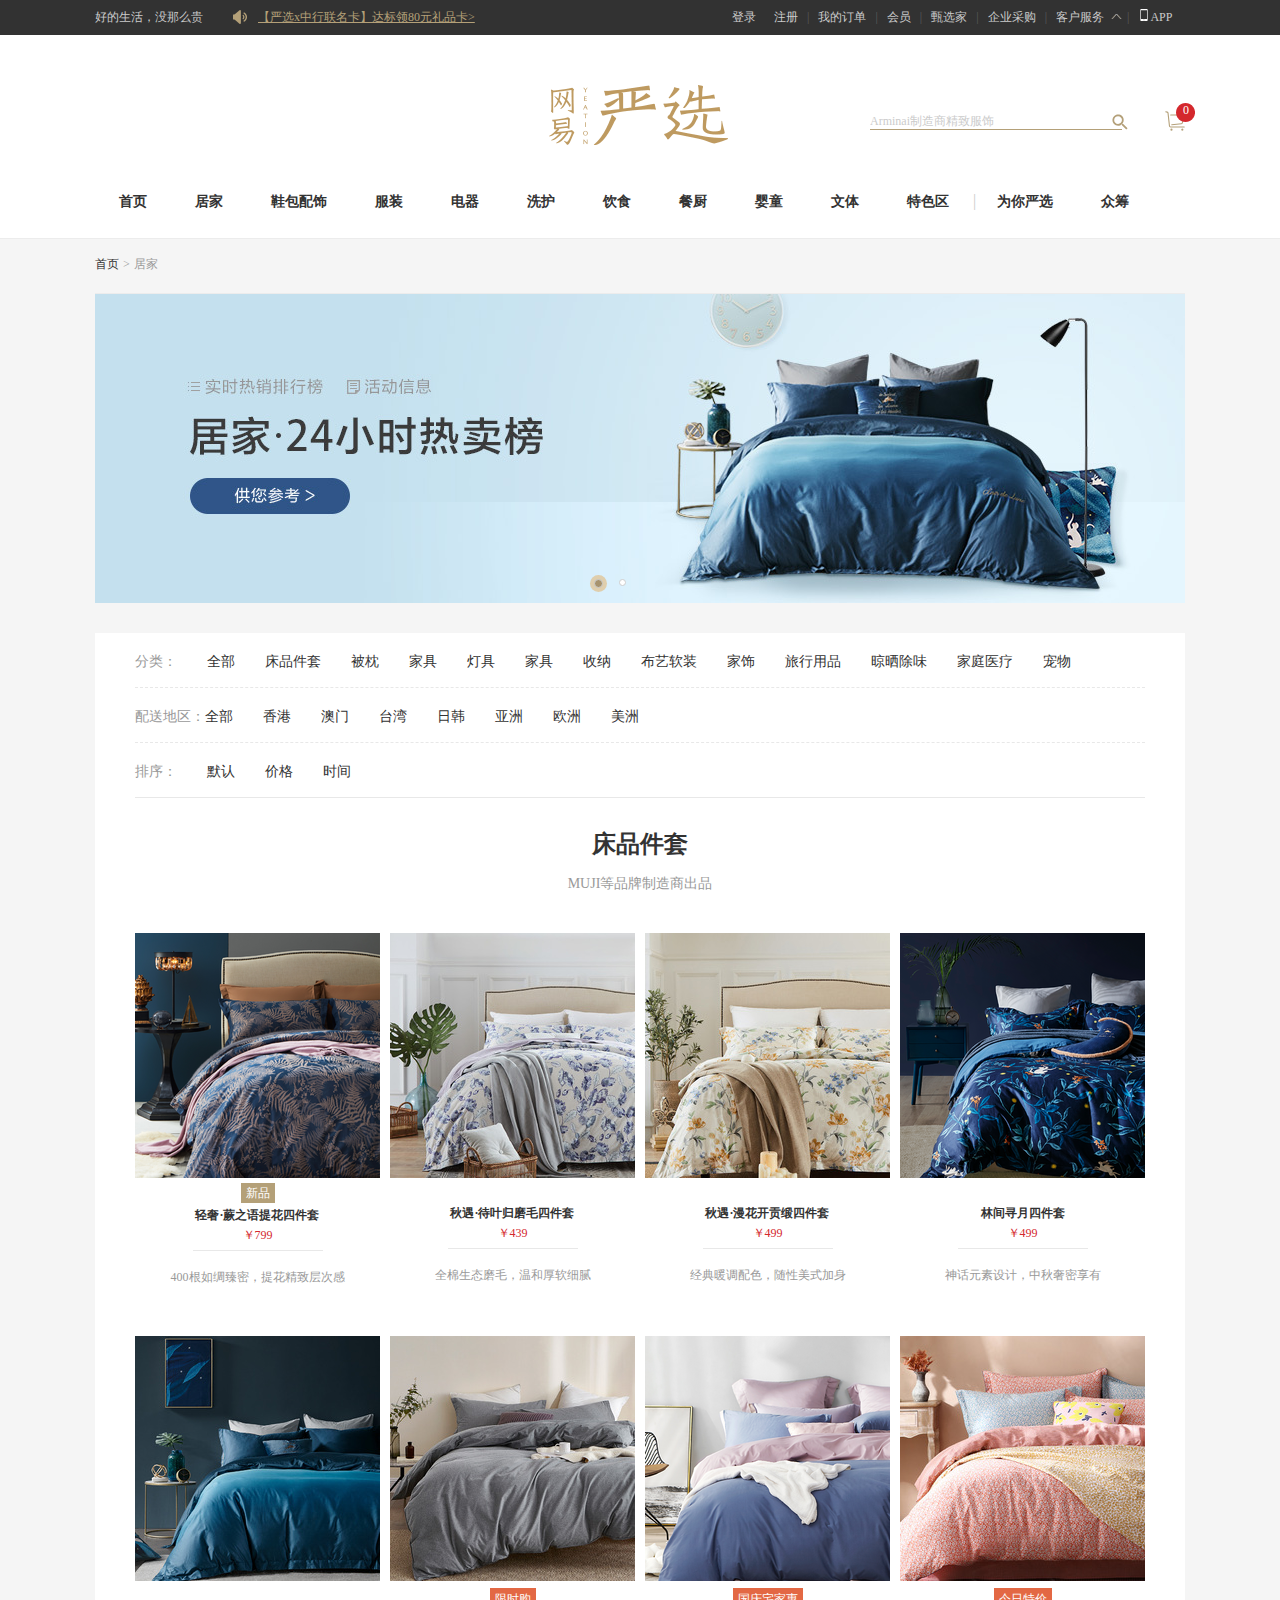
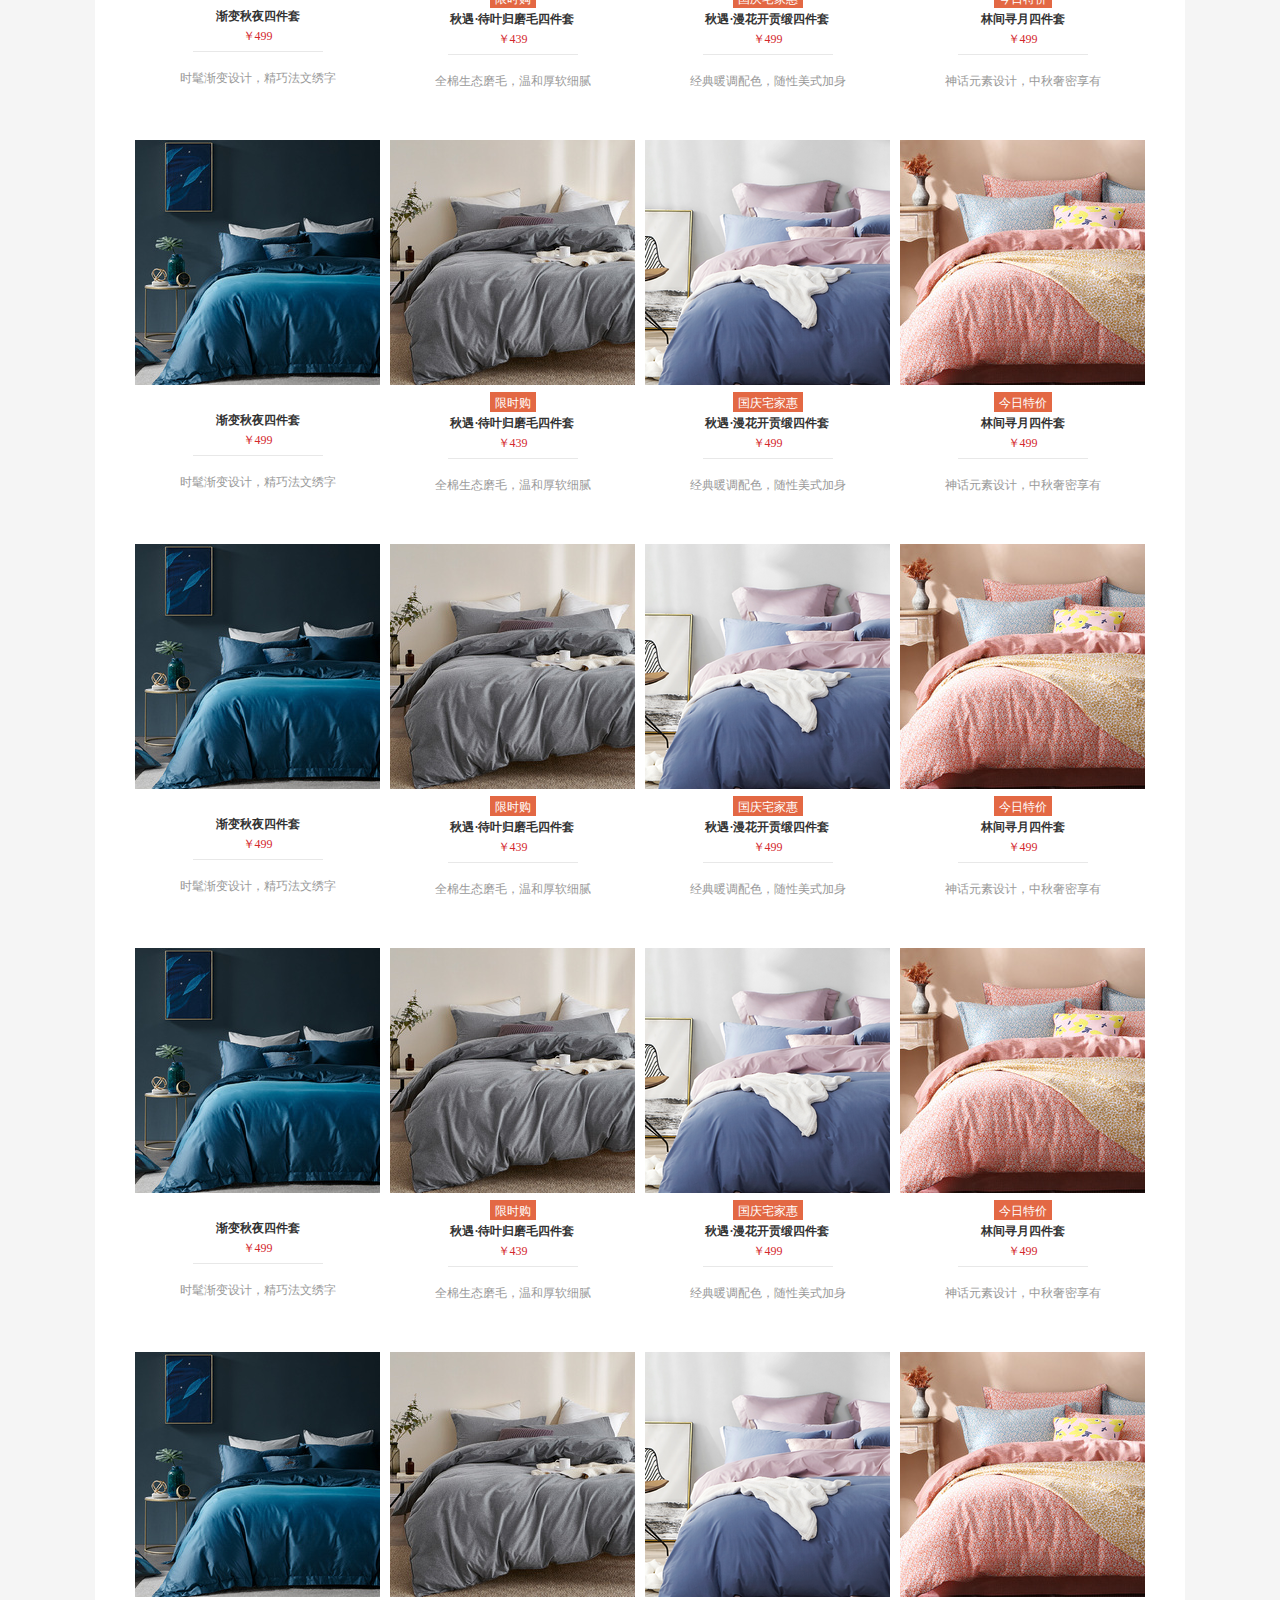
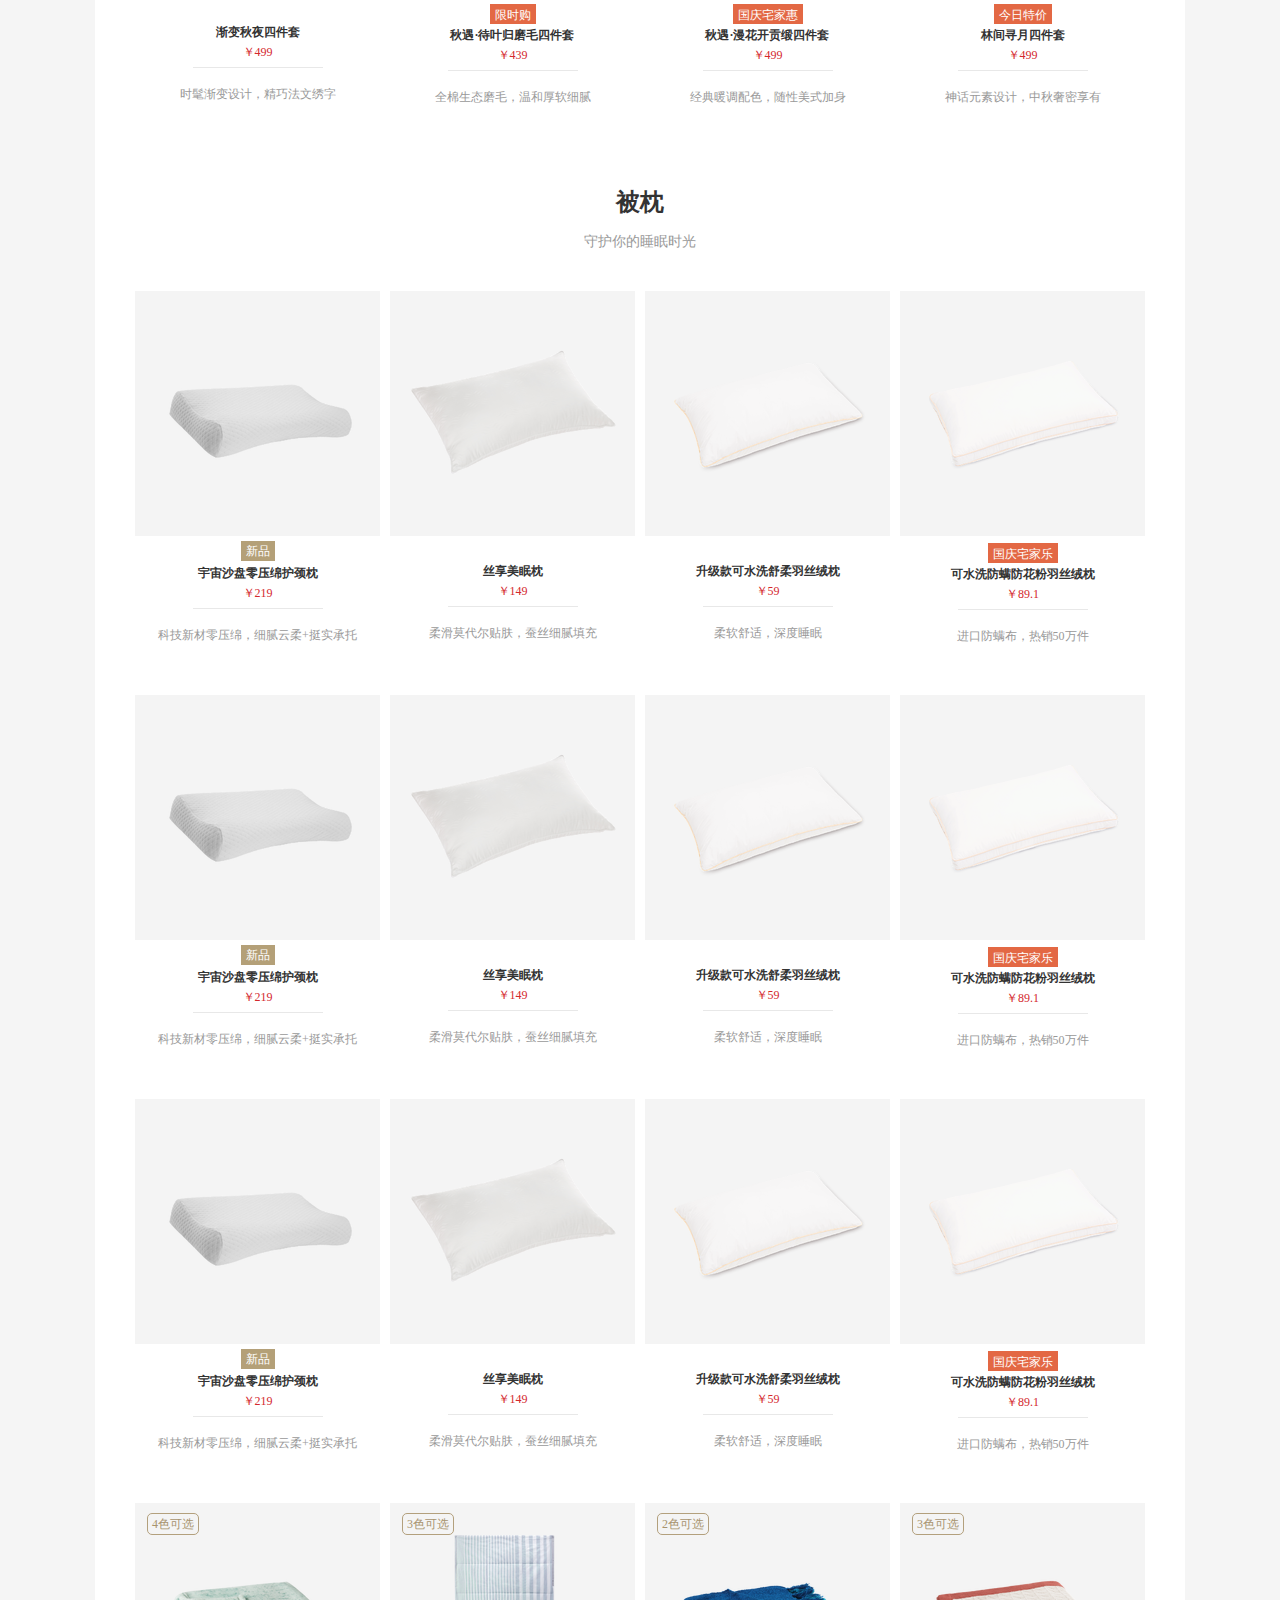
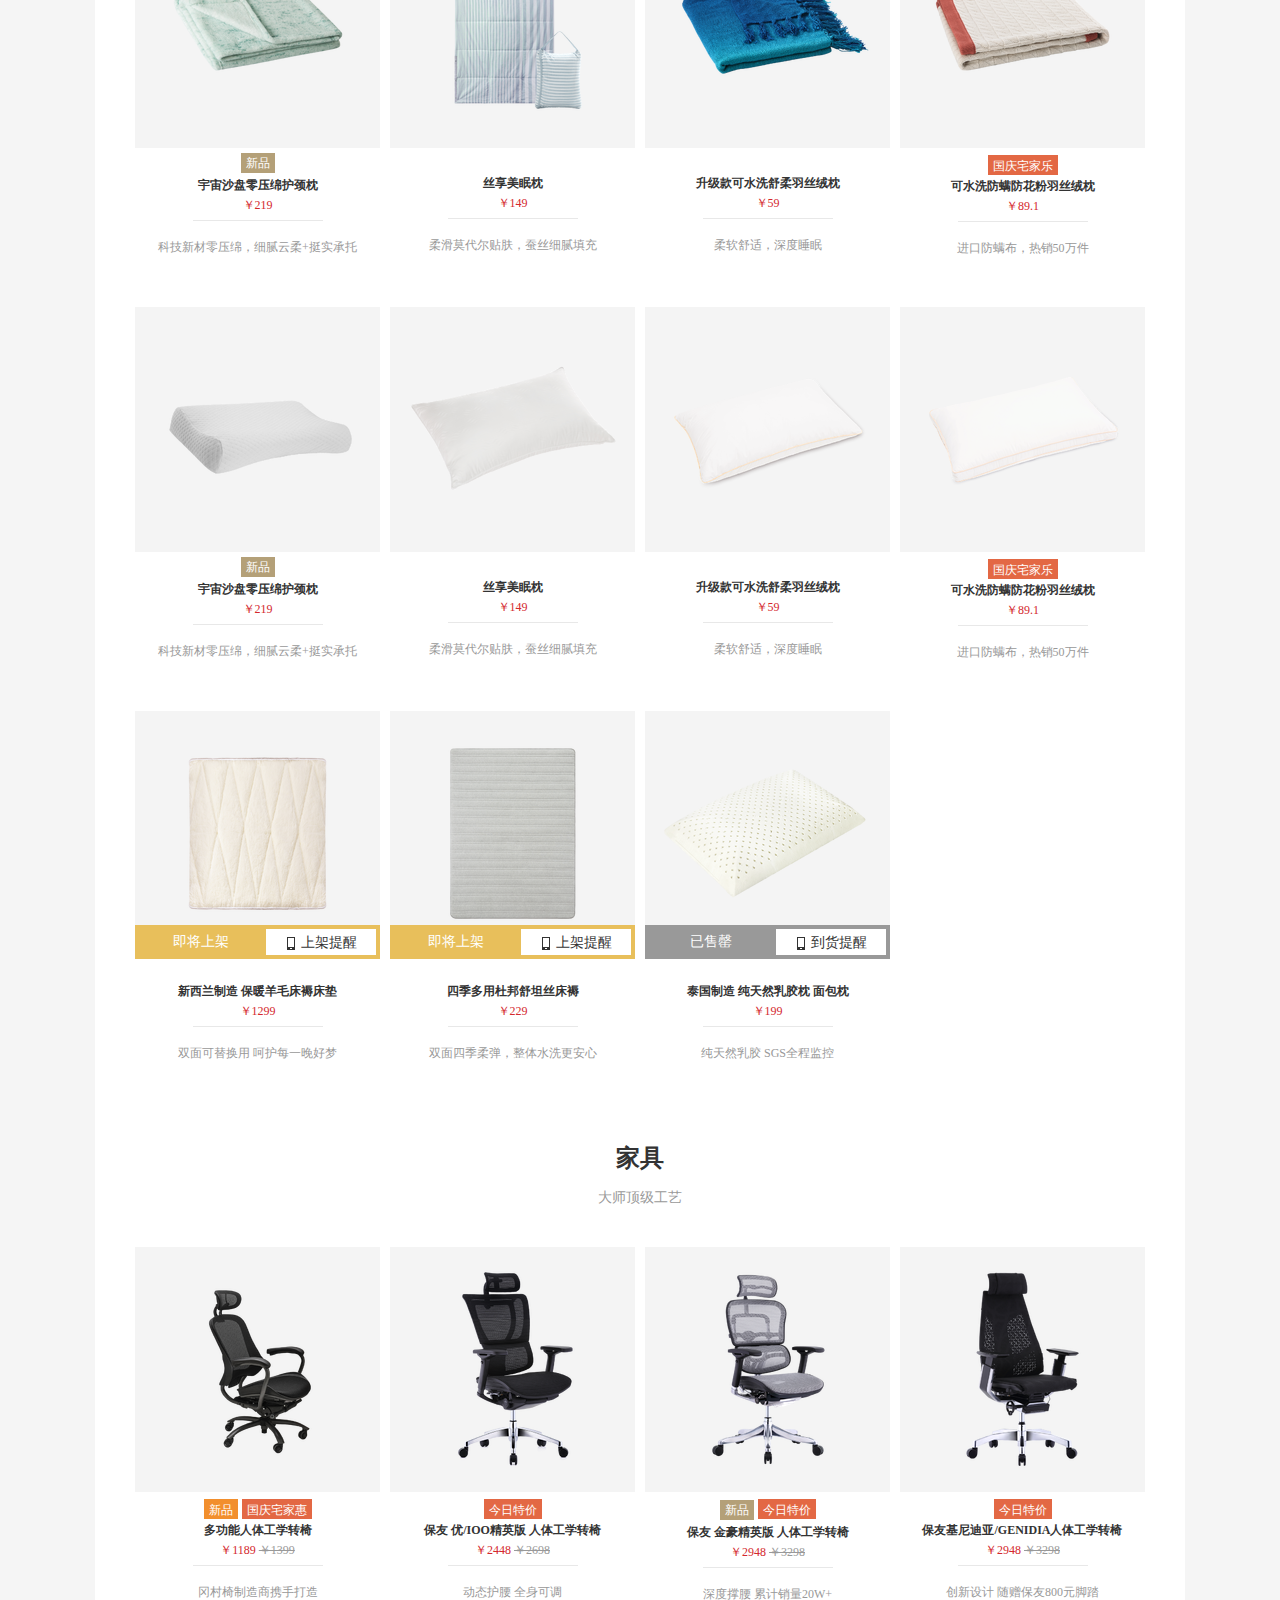
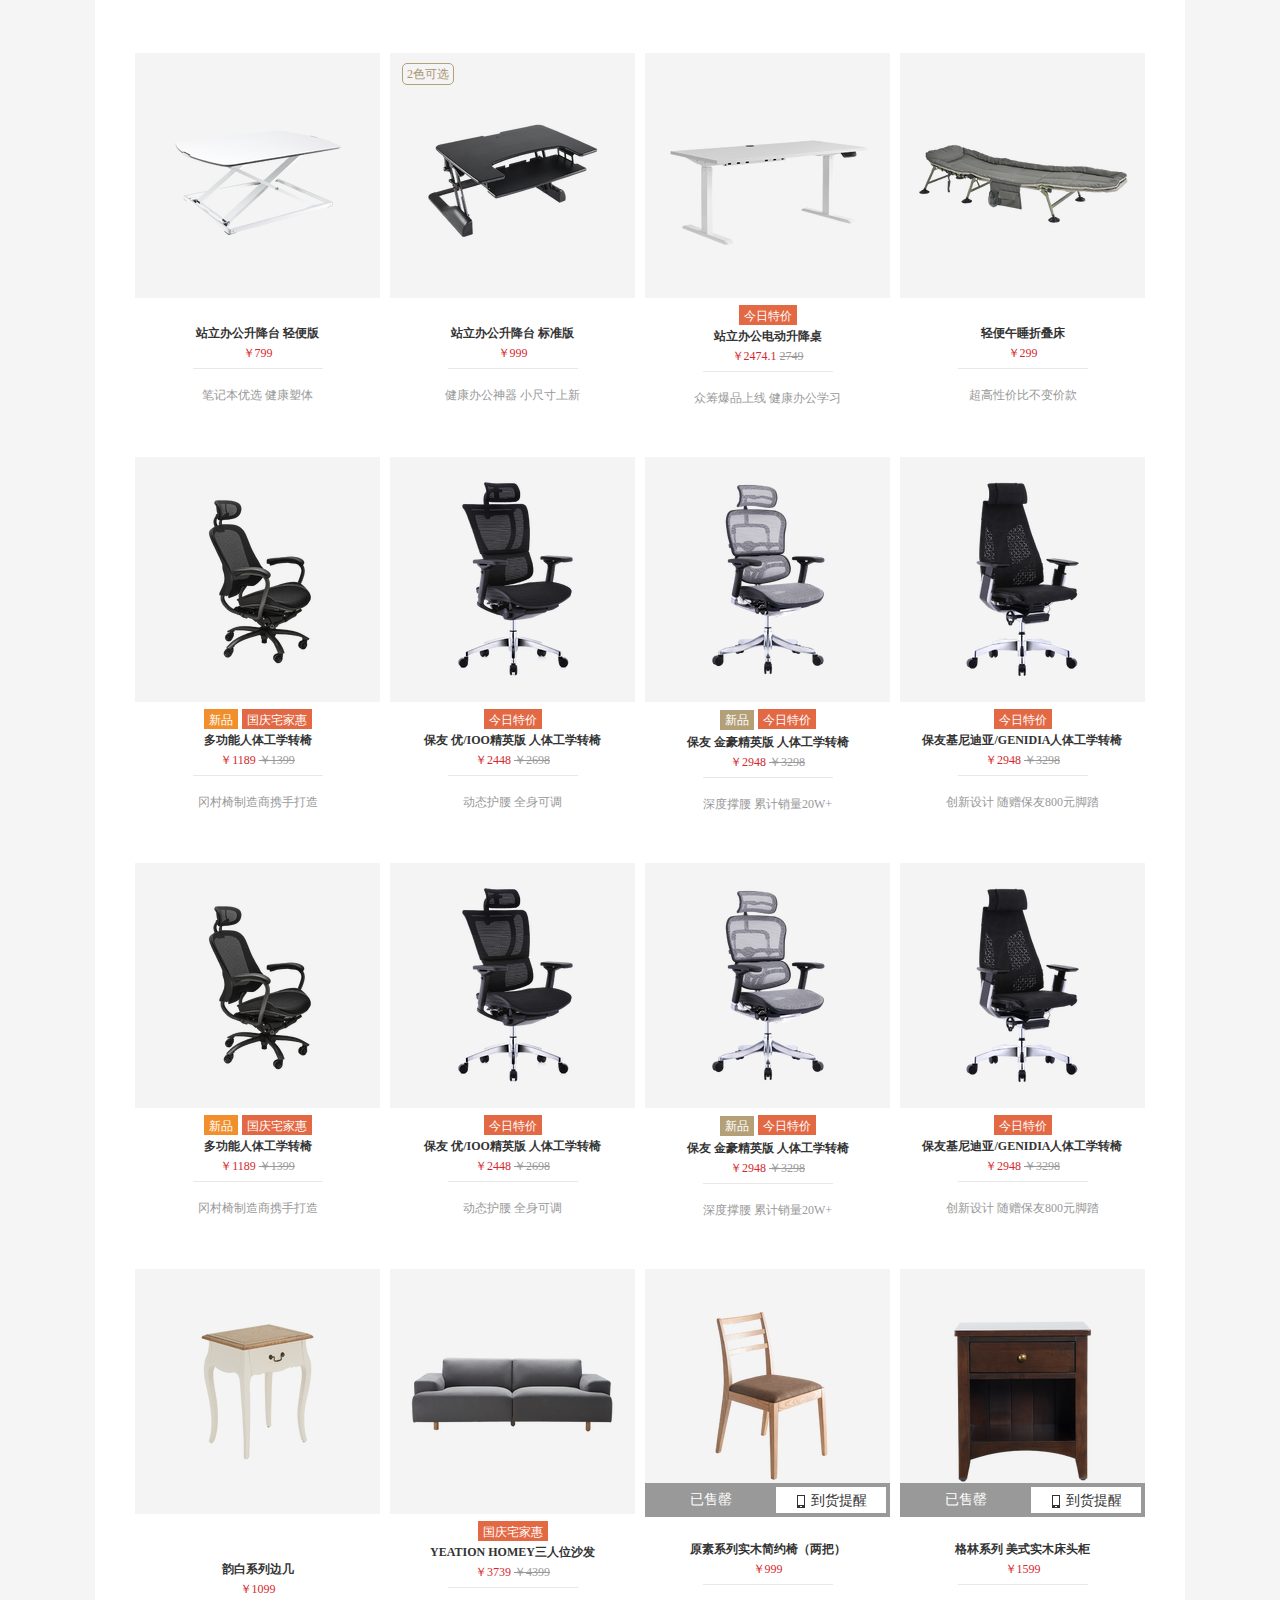
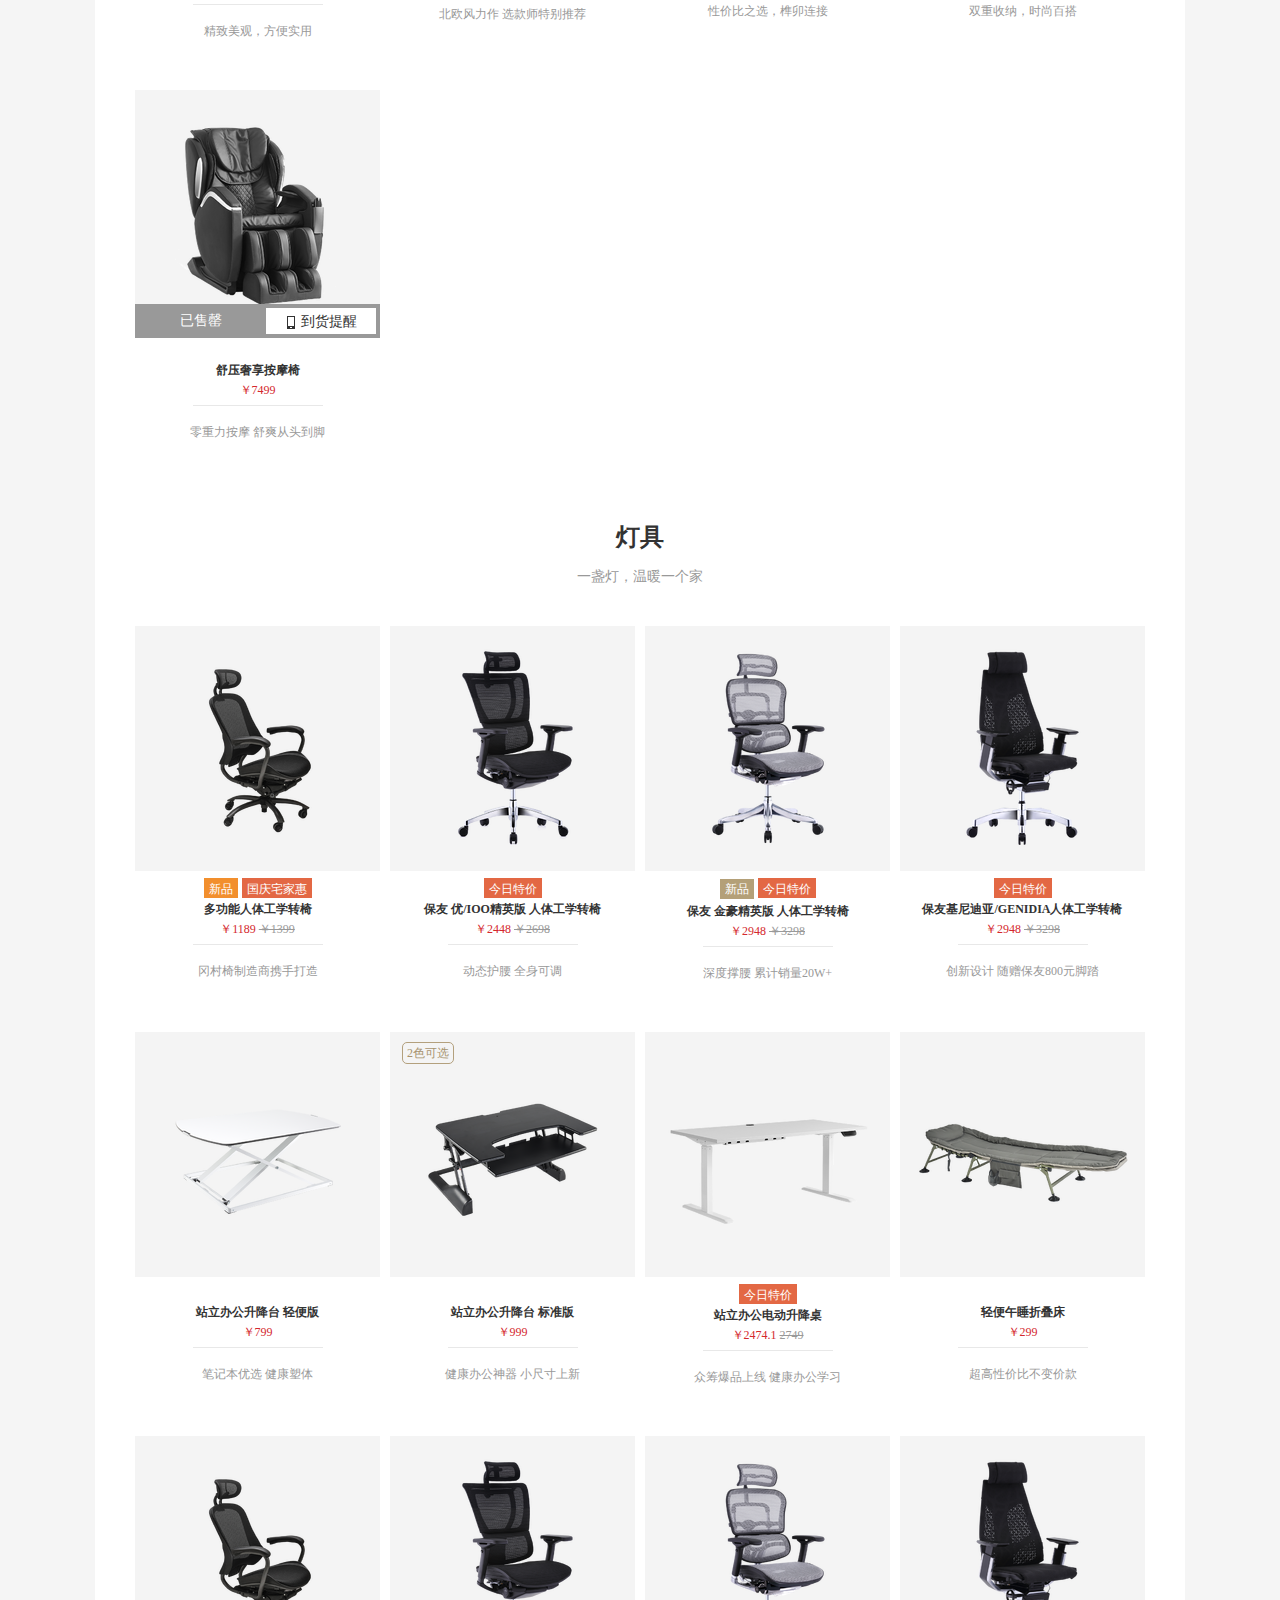
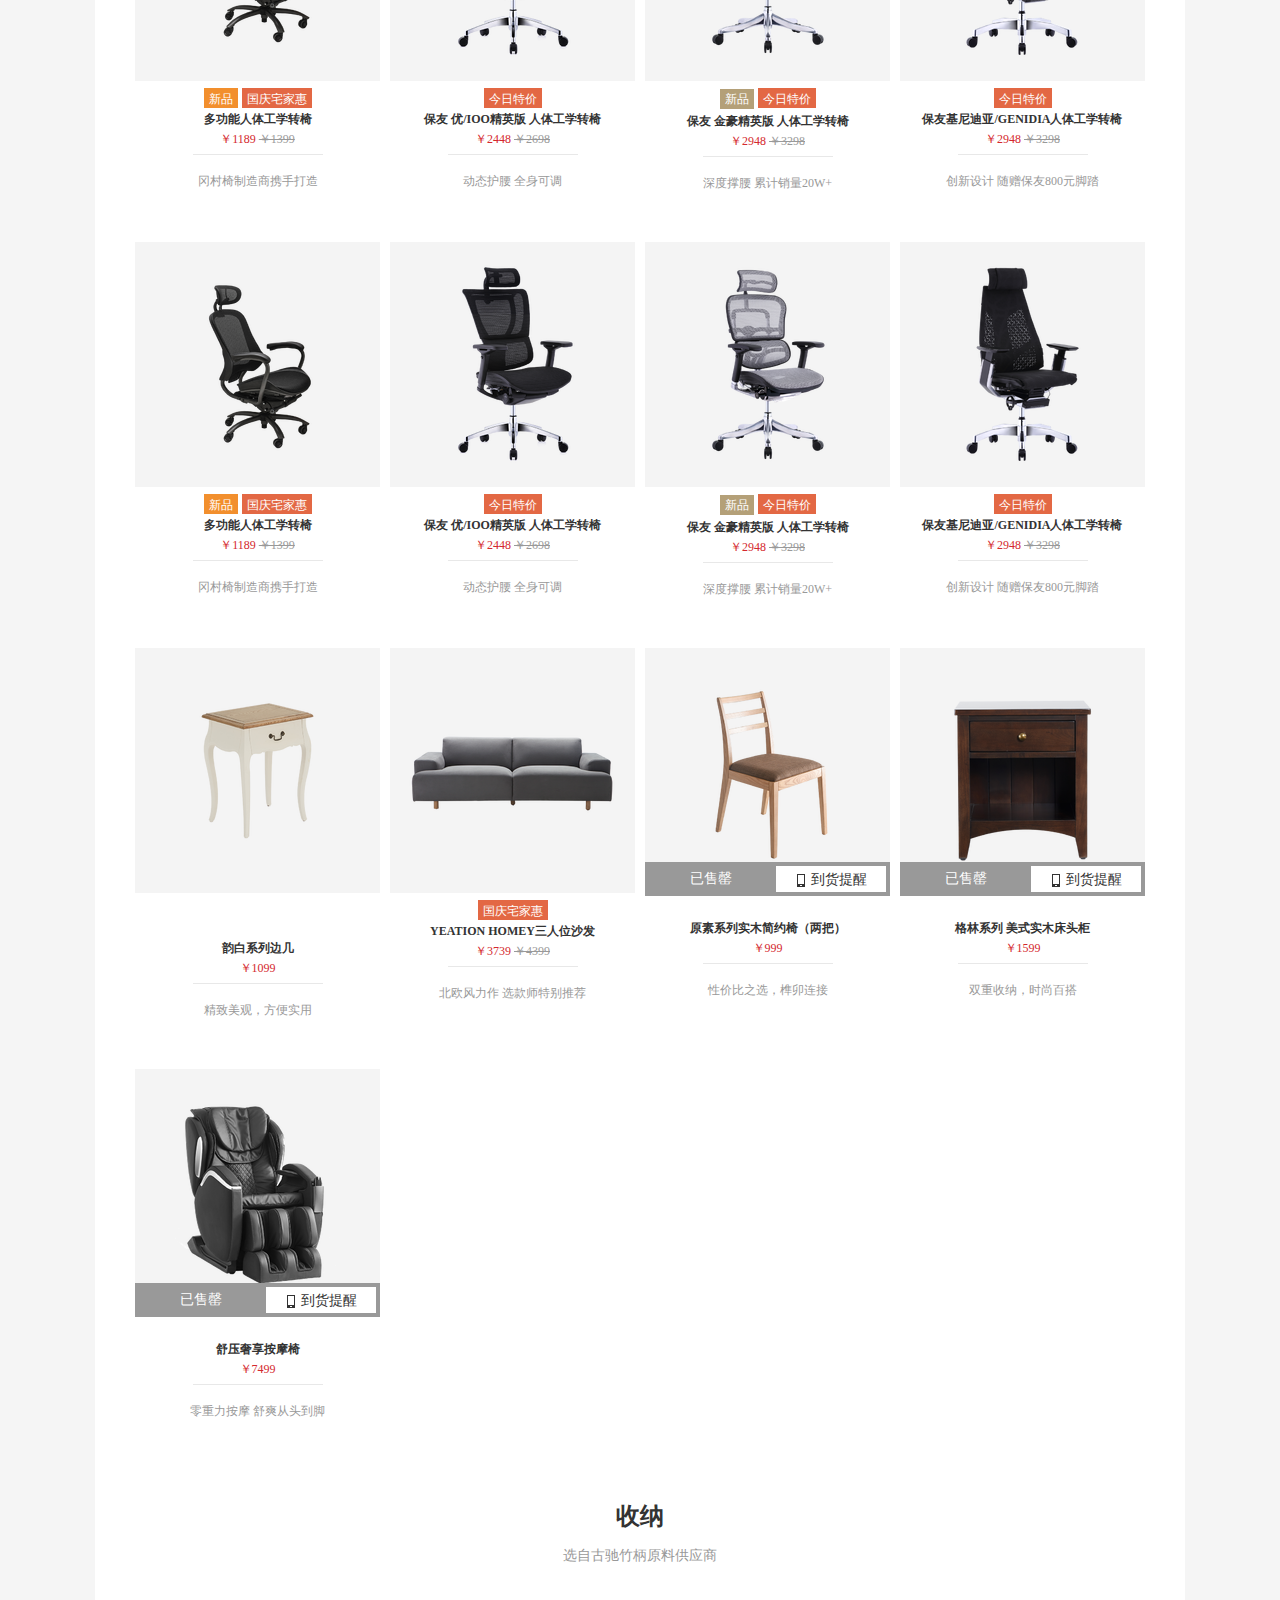
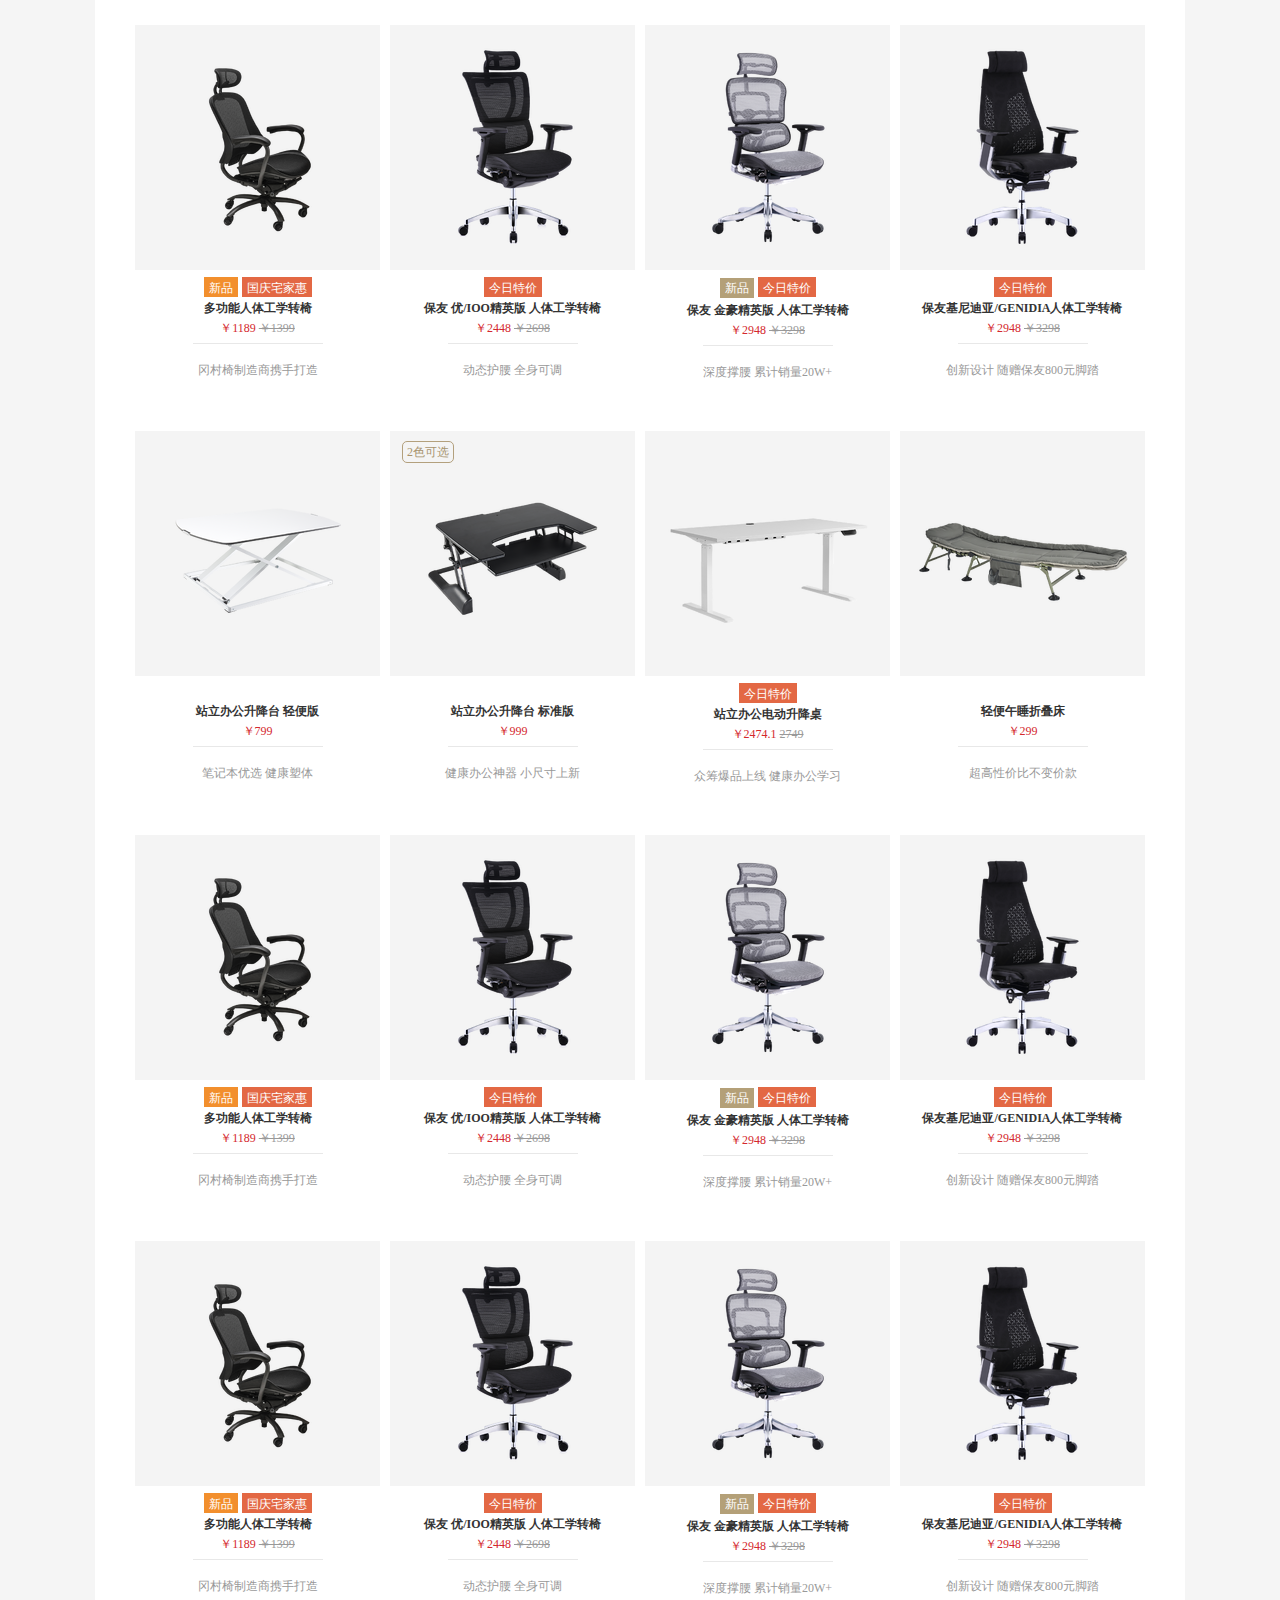
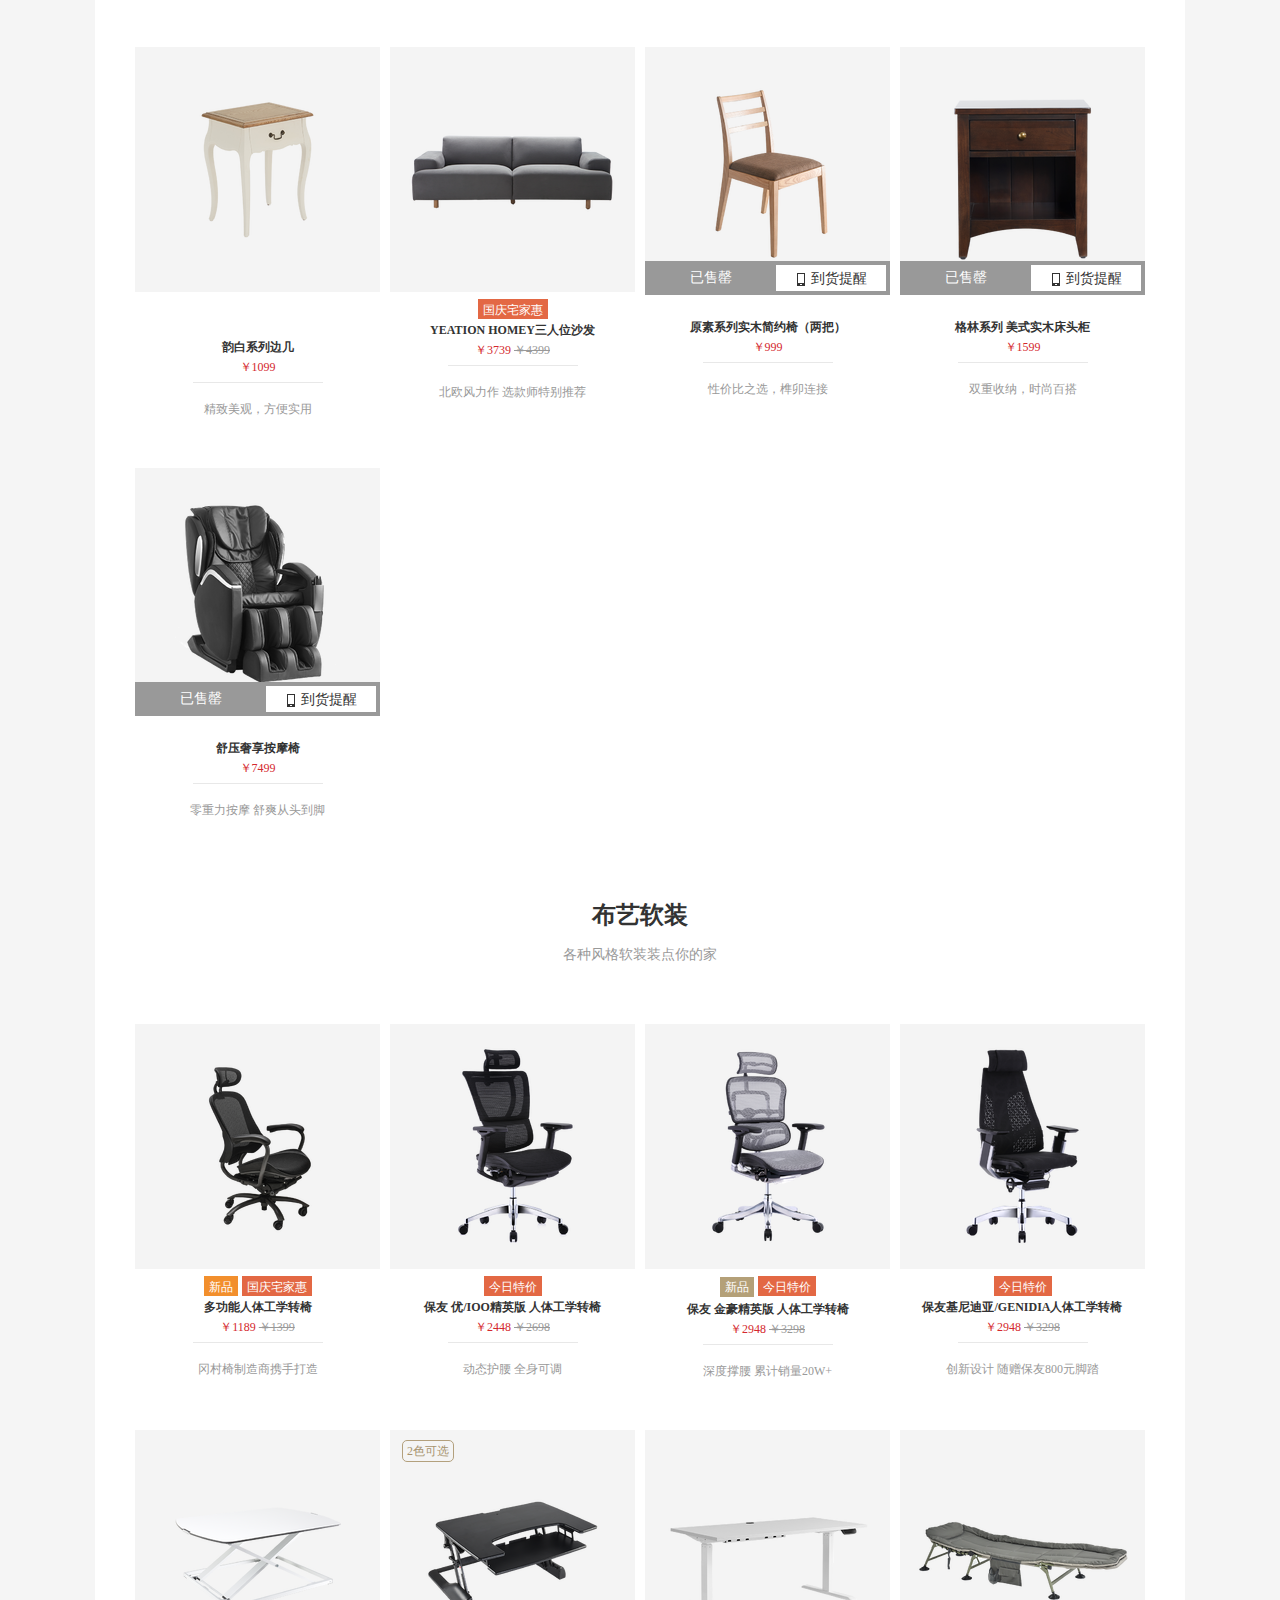
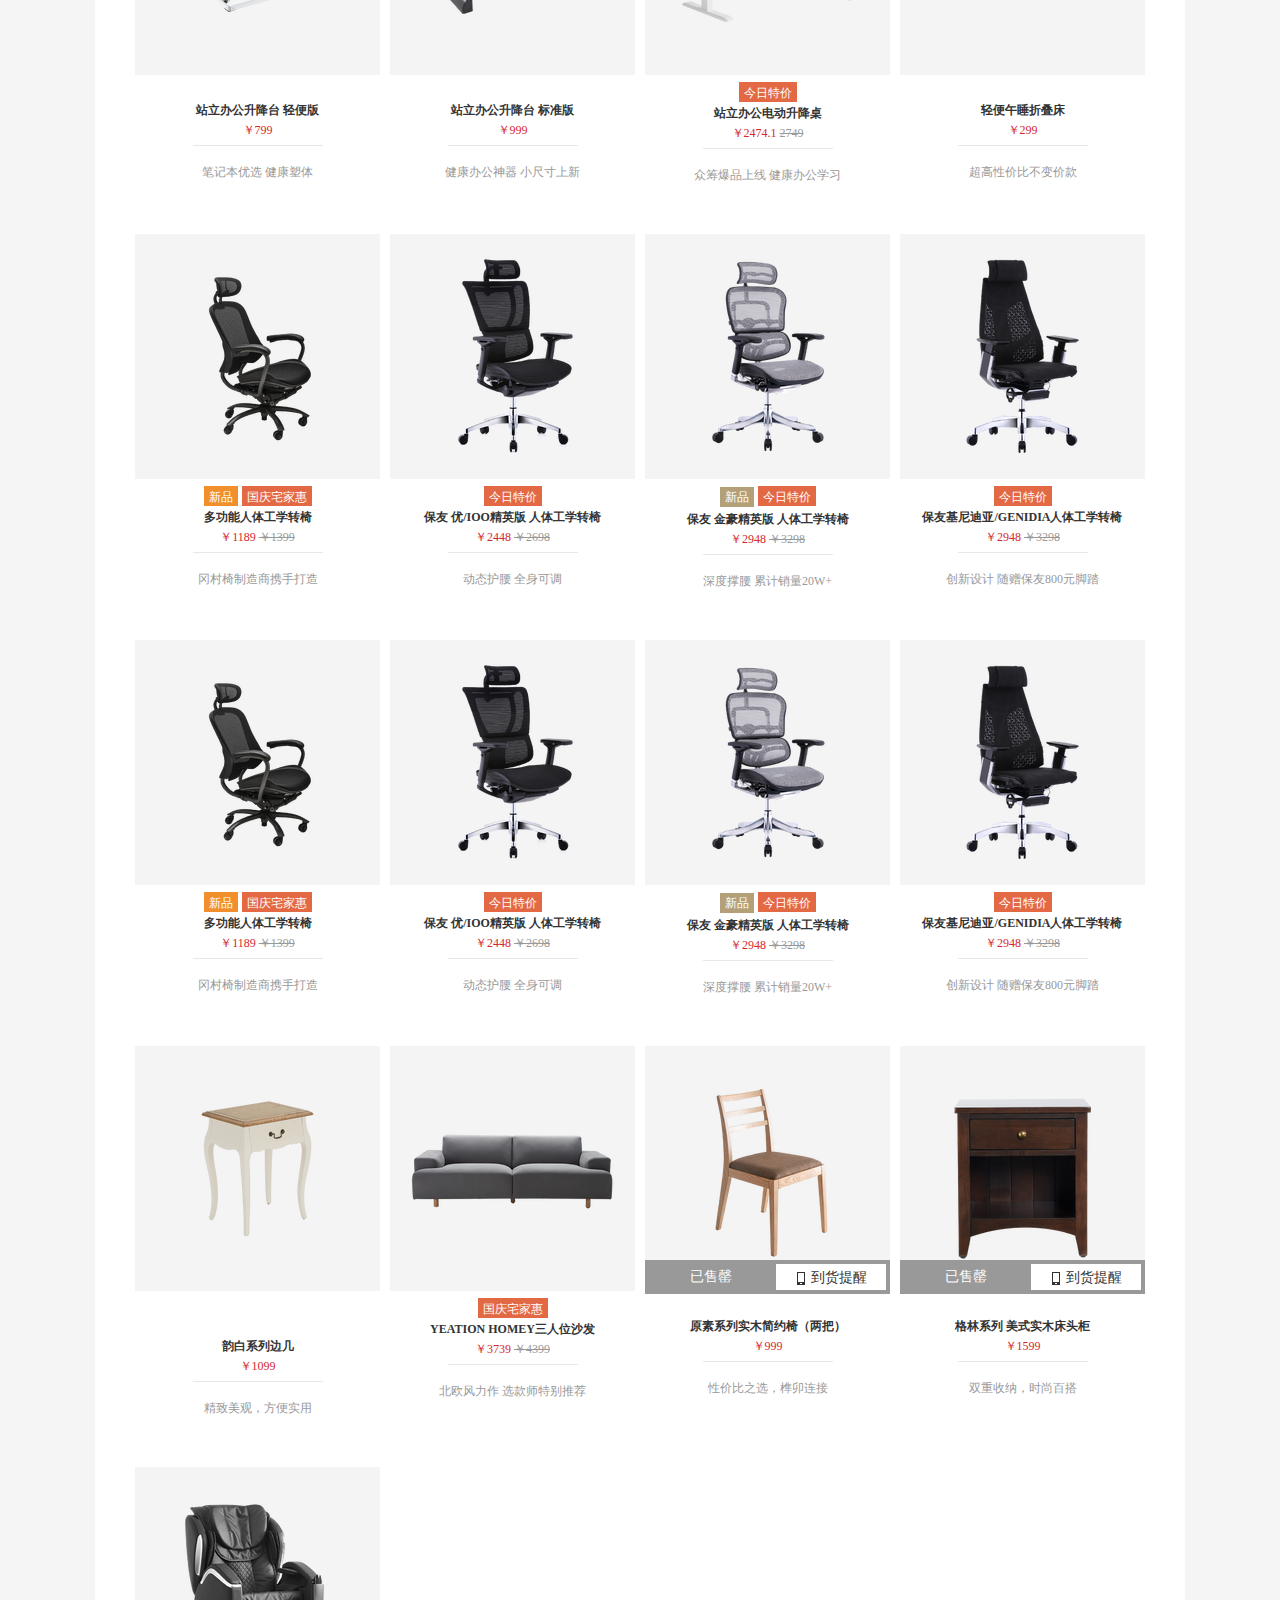
<file: html/details.html>
<!DOCTYPE html>
<html>

<head>
    <meta charset="utf-8">
    <meta http-equiv="X-UA-Compatible" content="IE=edge">
    <title>网易严选居家篇 - MUJI等品牌制造商出品、守护你的睡眠时光、大师级工艺、一盏灯，温暖一个家、选自古驰竹柄原料供应商、各种风格软装装点你的家、装饰你的家、出行小物，贴心相伴、居家晾晒必备好物、专业家庭医用好物、抑菌除味，打造宠物舒适空间</title>
    <meta name="viewport" content="width=device-width, initial-scale=1">
    <style type="text/css">
    </style>
    <link rel="stylesheet" href="../css/cssreset.css">
    <link rel="stylesheet" href="../css/index.css">
    <link rel="stylesheet" href="../css/project.css">
    <link rel="stylesheet" href="../css/details.css">
    <link rel="shortcut icon" href="../img/favicon.ico" />
    <link rel="bookmark" href="../img/favicon.ico" />
</head>

<body>
        <div class="Nav">
                <div class="Nav_1">
                    <nav class="nav2">
                        <span class="minilogo"></span>
                        <ul>
                        	<li class="li2">
                        	    <a href="../index.html" target="_blank">首页</a>
                        	</li>
                        	<li>
                            <a href="details.html" target="_blank">居家</a>
                            <span></span>
                            <div class="nav_1">
                                <ul>
                                    <p>床品</p>
                                    <li>
                                        <a href="#">
                                            <img src="../img/chuang.png" style="width: 50px">
                                            <span>床品被套</span>
                                        </a>
                                    </li>
                                    <li>
                                        <a href="#">
                                            <img src="../img/chuang.png" style="width: 50px">
                                            <span>被枕</span>
                                        </a>
                                    </li>
                                </ul>
                                <ul>
                                    <p>床品</p>
                                    <li>
                                        <a href="#">
                                            <img src="../img/chuang.png" style="width: 50px">
                                            <span>床品被套</span>
                                        </a>
                                    </li>
                                    <li>
                                        <a href="#">
                                            <img src="../img/chuang.png" style="width: 50px">
                                            <span>床品被套</span>
                                        </a>
                                    </li>
                                </ul>
                                <ul>
                                    <p>床品</p>
                                    <li>
                                        <a href="#">
                                            <img src="../img/chuang.png" style="width: 50px">
                                            <span>床品被套</span>
                                        </a>
                                    </li>
                                    <li>
                                        <a href="#">
                                            <img src="../img/chuang.png" style="width: 50px">
                                            <span>床品被套</span>
                                        </a>
                                    </li>
                                </ul>
                                <ul>
                                    <p>床品</p>
                                    <li>
                                        <a href="#">
                                            <img src="../img/chuang.png" style="width: 50px">
                                            <span>床品被套</span>
                                        </a>
                                    </li>
                                    <li>
                                        <a href="#">
                                            <img src="../img/chuang.png" style="width: 50px">
                                            <span>床品被套</span>
                                        </a>
                                    </li>
                                </ul>
                            </div>
                        </li>
                        	<li>
                            <a href="#">鞋包配饰</a>
                            <span></span>
                            <div class="nav_1">
                                <ul>
                                    <p>床品</p>
                                    <li>
                                        <a href="#">
                                            <img src="../img/chuang.png" style="width: 50px">
                                            <span>床品被套</span>
                                        </a>
                                    </li>
                                    <li>
                                        <a href="#">
                                            <img src="../img/chuang.png" style="width: 50px">
                                            <span>床品被套</span>
                                        </a>
                                    </li>
                                </ul>
                                <ul>
                                    <p>床品</p>
                                    <li>
                                        <a href="#">
                                            <img src="../img/chuang.png" style="width: 50px">
                                            <span>床品被套</span>
                                        </a>
                                    </li>
                                    <li>
                                        <a href="#">
                                            <img src="../img/chuang.png" style="width: 50px">
                                            <span>床品被套</span>
                                        </a>
                                    </li>
                                </ul>
                                <ul>
                                    <p>床品</p>
                                    <li>
                                        <a href="#">
                                            <img src="../img/chuang.png" style="width: 50px">
                                            <span>床品被套</span>
                                        </a>
                                    </li>
                                    <li>
                                        <a href="#">
                                            <img src="../img/chuang.png" style="width: 50px">
                                            <span>床品被套</span>
                                        </a>
                                    </li>
                                </ul>
                                <ul>
                                    <p>床品</p>
                                    <li>
                                        <a href="#">
                                            <img src="../img/chuang.png" style="width: 50px">
                                            <span>床品被套</span>
                                        </a>
                                    </li>
                                    <li>
                                        <a href="#">
                                            <img src="../img/chuang.png" style="width: 50px">
                                            <span>床品被套</span>
                                        </a>
                                    </li>
                                </ul>
                            </div>
                        </li>
                        	<li>
                            <a href="#">服装</a>
                            <span></span>
                            <div class="nav_1">
                                <ul>
                                    <p>床品</p>
                                    <li>
                                        <a href="#">
                                            <img src="../img/chuang.png" style="width: 50px">
                                            <span>床品被套</span>
                                        </a>
                                    </li>
                                    <li>
                                        <a href="#">
                                            <img src="../img/chuang.png" style="width: 50px">
                                            <span>床品被套</span>
                                        </a>
                                    </li>
                                </ul>
                                <ul>
                                    <p>床品</p>
                                    <li>
                                        <a href="#">
                                            <img src="../img/chuang.png" style="width: 50px">
                                            <span>床品被套</span>
                                        </a>
                                    </li>
                                    <li>
                                        <a href="#">
                                            <img src="../img/chuang.png" style="width: 50px">
                                            <span>床品被套</span>
                                        </a>
                                    </li>
                                </ul>
                                <ul>
                                    <p>床品</p>
                                    <li>
                                        <a href="#">
                                            <img src="../img/chuang.png" style="width: 50px">
                                            <span>床品被套</span>
                                        </a>
                                    </li>
                                    <li>
                                        <a href="#">
                                            <img src="../img/chuang.png" style="width: 50px">
                                            <span>床品被套</span>
                                        </a>
                                    </li>
                                </ul>
                                <ul>
                                    <p>床品</p>
                                    <li>
                                        <a href="#">
                                            <img src="../img/chuang.png" style="width: 50px">
                                            <span>床品被套</span>
                                        </a>
                                    </li>
                                    <li>
                                        <a href="#">
                                            <img src="../img/chuang.png" style="width: 50px">
                                            <span>床品被套</span>
                                        </a>
                                    </li>
                                </ul>
                            </div>
                        </li>
                        	<li>
                            <a href="#">电器</a>
                            <span></span>
                            <div class="nav_1">
                                <ul>
                                    <p>床品</p>
                                    <li>
                                        <a href="#">
                                            <img src="../img/chuang.png" style="width: 50px">
                                            <span>床品被套</span>
                                        </a>
                                    </li>
                                    <li>
                                        <a href="#">
                                            <img src="../img/chuang.png" style="width: 50px">
                                            <span>床品被套</span>
                                        </a>
                                    </li>
                                </ul>
                                <ul>
                                    <p>床品</p>
                                    <li>
                                        <a href="#">
                                            <img src="../img/chuang.png" style="width: 50px">
                                            <span>床品被套</span>
                                        </a>
                                    </li>
                                    <li>
                                        <a href="#">
                                            <img src="../img/chuang.png" style="width: 50px">
                                            <span>床品被套</span>
                                        </a>
                                    </li>
                                </ul>
                                <ul>
                                    <p>床品</p>
                                    <li>
                                        <a href="#">
                                            <img src="../img/chuang.png" style="width: 50px">
                                            <span>床品被套</span>
                                        </a>
                                    </li>
                                    <li>
                                        <a href="#">
                                            <img src="../img/chuang.png" style="width: 50px">
                                            <span>床品被套</span>
                                        </a>
                                    </li>
                                </ul>
                                <ul>
                                    <p>床品</p>
                                    <li>
                                        <a href="#">
                                            <img src="../img/chuang.png" style="width: 50px">
                                            <span>床品被套</span>
                                        </a>
                                    </li>
                                    <li>
                                        <a href="#">
                                            <img src="../img/chuang.png" style="width: 50px">
                                            <span>床品被套</span>
                                        </a>
                                    </li>
                                </ul>
                            </div>
                        </li>
                        	<li>
                            <a href="#">洗护</a>
                            <span></span>
                            <div class="nav_1">
                                <ul>
                                    <p>床品</p>
                                    <li>
                                        <a href="#">
                                            <img src="../img/chuang.png" style="width: 50px">
                                            <span>床品被套</span>
                                        </a>
                                    </li>
                                    <li>
                                        <a href="#">
                                            <img src="../img/chuang.png" style="width: 50px">
                                            <span>床品被套</span>
                                        </a>
                                    </li>
                                </ul>
                                <ul>
                                    <p>床品</p>
                                    <li>
                                        <a href="#">
                                            <img src="../img/chuang.png" style="width: 50px">
                                            <span>床品被套</span>
                                        </a>
                                    </li>
                                    <li>
                                        <a href="#">
                                            <img src="../img/chuang.png" style="width: 50px">
                                            <span>床品被套</span>
                                        </a>
                                    </li>
                                </ul>
                                <ul>
                                    <p>床品</p>
                                    <li>
                                        <a href="#">
                                            <img src="../img/chuang.png" style="width: 50px">
                                            <span>床品被套</span>
                                        </a>
                                    </li>
                                    <li>
                                        <a href="#">
                                            <img src="../img/chuang.png" style="width: 50px">
                                            <span>床品被套</span>
                                        </a>
                                    </li>
                                </ul>
                                <ul>
                                    <p>床品</p>
                                    <li>
                                        <a href="#">
                                            <img src="../img/chuang.png" style="width: 50px">
                                            <span>床品被套</span>
                                        </a>
                                    </li>
                                    <li>
                                        <a href="#">
                                            <img src="../img/chuang.png" style="width: 50px">
                                            <span>床品被套</span>
                                        </a>
                                    </li>
                                </ul>
                            </div>
                        </li>
                        	<li>
                            <a href="#">饮食</a>
                            <span></span>
                            <div class="nav_1">
                                <ul>
                                    <p>床品</p>
                                    <li>
                                        <a href="#">
                                            <img src="../img/chuang.png" style="width: 50px">
                                            <span>床品被套</span>
                                        </a>
                                    </li>
                                    <li>
                                        <a href="#">
                                            <img src="../img/chuang.png" style="width: 50px">
                                            <span>床品被套</span>
                                        </a>
                                    </li>
                                </ul>
                                <ul>
                                    <p>床品</p>
                                    <li>
                                        <a href="#">
                                            <img src="../img/chuang.png" style="width: 50px">
                                            <span>床品被套</span>
                                        </a>
                                    </li>
                                    <li>
                                        <a href="#">
                                            <img src="../img/chuang.png" style="width: 50px">
                                            <span>床品被套</span>
                                        </a>
                                    </li>
                                </ul>
                                <ul>
                                    <p>床品</p>
                                    <li>
                                        <a href="#">
                                            <img src="../img/chuang.png" style="width: 50px">
                                            <span>床品被套</span>
                                        </a>
                                    </li>
                                    <li>
                                        <a href="#">
                                            <img src="../img/chuang.png" style="width: 50px">
                                            <span>床品被套</span>
                                        </a>
                                    </li>
                                </ul>
                                <ul>
                                    <p>床品</p>
                                    <li>
                                        <a href="#">
                                            <img src="../img/chuang.png" style="width: 50px">
                                            <span>床品被套</span>
                                        </a>
                                    </li>
                                    <li>
                                        <a href="#">
                                            <img src="../img/chuang.png" style="width: 50px">
                                            <span>床品被套</span>
                                        </a>
                                    </li>
                                </ul>
                            </div>
                        </li>
                        	<li>
                            <a href="#">餐厨</a>
                            <span></span>
                            <div class="nav_1">
                                <ul>
                                    <p>床品</p>
                                    <li>
                                        <a href="#">
                                            <img src="../img/chuang.png" style="width: 50px">
                                            <span>床品被套</span>
                                        </a>
                                    </li>
                                    <li>
                                        <a href="#">
                                            <img src="../img/chuang.png" style="width: 50px">
                                            <span>床品被套</span>
                                        </a>
                                    </li>
                                </ul>
                                <ul>
                                    <p>床品</p>
                                    <li>
                                        <a href="#">
                                            <img src="../img/chuang.png" style="width: 50px">
                                            <span>床品被套</span>
                                        </a>
                                    </li>
                                    <li>
                                        <a href="#">
                                            <img src="../img/chuang.png" style="width: 50px">
                                            <span>床品被套</span>
                                        </a>
                                    </li>
                                </ul>
                                <ul>
                                    <p>床品</p>
                                    <li>
                                        <a href="#">
                                            <img src="../img/chuang.png" style="width: 50px">
                                            <span>床品被套</span>
                                        </a>
                                    </li>
                                    <li>
                                        <a href="#">
                                            <img src="../img/chuang.png" style="width: 50px">
                                            <span>床品被套</span>
                                        </a>
                                    </li>
                                </ul>
                                <ul>
                                    <p>床品</p>
                                    <li>
                                        <a href="#">
                                            <img src="../img/chuang.png" style="width: 50px">
                                            <span>床品被套</span>
                                        </a>
                                    </li>
                                    <li>
                                        <a href="#">
                                            <img src="../img/chuang.png" style="width: 50px">
                                            <span>床品被套</span>
                                        </a>
                                    </li>
                                </ul>
                            </div>
                        </li>
                        	<li>
                            <a href="#">婴童</a>
                            <span></span>
                            <div class="nav_1">
                                <ul>
                                    <p>床品</p>
                                    <li>
                                        <a href="#">
                                            <img src="../img/chuang.png" style="width: 50px">
                                            <span>床品被套</span>
                                        </a>
                                    </li>
                                    <li>
                                        <a href="#">
                                            <img src="../img/chuang.png" style="width: 50px">
                                            <span>床品被套</span>
                                        </a>
                                    </li>
                                </ul>
                                <ul>
                                    <p>床品</p>
                                    <li>
                                        <a href="#">
                                            <img src="../img/chuang.png" style="width: 50px">
                                            <span>床品被套</span>
                                        </a>
                                    </li>
                                    <li>
                                        <a href="#">
                                            <img src="../img/chuang.png" style="width: 50px">
                                            <span>床品被套</span>
                                        </a>
                                    </li>
                                </ul>
                                <ul>
                                    <p>床品</p>
                                    <li>
                                        <a href="#">
                                            <img src="../img/chuang.png" style="width: 50px">
                                            <span>床品被套</span>
                                        </a>
                                    </li>
                                    <li>
                                        <a href="#">
                                            <img src="../img/chuang.png" style="width: 50px">
                                            <span>床品被套</span>
                                        </a>
                                    </li>
                                </ul>
                                <ul>
                                    <p>床品</p>
                                    <li>
                                        <a href="#">
                                            <img src="../img/chuang.png" style="width: 50px">
                                            <span>床品被套</span>
                                        </a>
                                    </li>
                                    <li>
                                        <a href="#">
                                            <img src="../img/chuang.png" style="width: 50px">
                                            <span>床品被套</span>
                                        </a>
                                    </li>
                                </ul>
                            </div>
                        </li>
                        	<li>
                            <a href="#">文体</a>
                            <span></span>
                            <div class="nav_1">
                                <ul>
                                    <p>床品</p>
                                    <li>
                                        <a href="#">
                                            <img src="../img/chuang.png" style="width: 50px">
                                            <span>床品被套</span>
                                        </a>
                                    </li>
                                    <li>
                                        <a href="#">
                                            <img src="../img/chuang.png" style="width: 50px">
                                            <span>床品被套</span>
                                        </a>
                                    </li>
                                </ul>
                                <ul>
                                    <p>床品</p>
                                    <li>
                                        <a href="#">
                                            <img src="../img/chuang.png" style="width: 50px">
                                            <span>床品被套</span>
                                        </a>
                                    </li>
                                    <li>
                                        <a href="#">
                                            <img src="../img/chuang.png" style="width: 50px">
                                            <span>床品被套</span>
                                        </a>
                                    </li>
                                </ul>
                                <ul>
                                    <p>床品</p>
                                    <li>
                                        <a href="#">
                                            <img src="../img/chuang.png" style="width: 50px">
                                            <span>床品被套</span>
                                        </a>
                                    </li>
                                    <li>
                                        <a href="#">
                                            <img src="../img/chuang.png" style="width: 50px">
                                            <span>床品被套</span>
                                        </a>
                                    </li>
                                </ul>
                                <ul>
                                    <p>床品</p>
                                    <li>
                                        <a href="#">
                                            <img src="../img/chuang.png" style="width: 50px">
                                            <span>床品被套</span>
                                        </a>
                                    </li>
                                    <li>
                                        <a href="#">
                                            <img src="../img/chuang.png" style="width: 50px">
                                            <span>床品被套</span>
                                        </a>
                                    </li>
                                </ul>
                            </div>
                        </li>
                        	<li>
                            <a href="#">特色区</a>
                            <span></span>
                            <div class="nav_1">
                                <ul>
                                    <p>床品</p>
                                    <li>
                                        <a href="#">
                                            <img src="../img/chuang.png" style="width: 50px">
                                            <span>床品被套</span>
                                        </a>
                                    </li>
                                    <li>
                                        <a href="#">
                                            <img src="../img/chuang.png" style="width: 50px">
                                            <span>床品被套</span>
                                        </a>
                                    </li>
                                </ul>
                                <ul>
                                    <p>床品</p>
                                    <li>
                                        <a href="#">
                                            <img src="../img/chuang.png" style="width: 50px">
                                            <span>床品被套</span>
                                        </a>
                                    </li>
                                    <li>
                                        <a href="#">
                                            <img src="../img/chuang.png" style="width: 50px">
                                            <span>床品被套</span>
                                        </a>
                                    </li>
                                </ul>
                                <ul>
                                    <p>床品</p>
                                    <li>
                                        <a href="#">
                                            <img src="../img/chuang.png" style="width: 50px">
                                            <span>床品被套</span>
                                        </a>
                                    </li>
                                    <li>
                                        <a href="#">
                                            <img src="../img/chuang.png" style="width: 50px">
                                            <span>床品被套</span>
                                        </a>
                                    </li>
                                </ul>
                                <ul>
                                    <p>床品</p>
                                    <li>
                                        <a href="#">
                                            <img src="../img/chuang.png" style="width: 50px">
                                            <span>床品被套</span>
                                        </a>
                                    </li>
                                    <li>
                                        <a href="#">
                                            <img src="../img/chuang.png" style="width: 50px">
                                            <span>床品被套</span>
                                        </a>
                                    </li>
                                </ul>
                            </div>
                        </li>
                         </ul>
                    </nav>
                    <span class="minisearch"></span>
                    <a href="mymessage.html" target="_blank"><span class="miniuser"></span></a>
                    <a href="gouwuche.html" target="_blank">
                    	<span class="minishopcar">
	                    	<span class="shopcarnum">0</span>
	                    </span>
                    </a>                        
                </div>
            </div>
    <header>
        <div id="head">
            <svg class="icon" aria-hidden="true">
                <use xlink:href="#icon-daoju"></use>
            </svg>
            <span class="top_l">
                <a href="Brand.html" target="_blank">好的生活，没那么贵</a>
            </span>
            <span class="top_m">
                <span></span>【严选x中行联名卡】达标领80元礼品卡></span>
            <div class="top_r">
                <span class="one">登录</span>
                <span>注册</span>
                <span class="ver">|</span>
                <span><a href="order.html" target="_blank">我的订单</a></span>
                <span class="ver">|</span>
                <span><a href="memberClub.html" target="_blank">会员</a></span>
                <span class="ver">|</span>
                <span><a href="select.html" target="_blank">甄选家</a></span>
                <span class="ver">|</span>
                <span><a href="qiyecaigou.html" target="_blank">企业采购</a></span>
                <span class="ver">|</span>
                <span id="serve">客户服务
                    
                    <span class="tap"></span>
                    <div class="xs-nav">
                        <span class="sjx"></span>
                        <ul>
                            <li>在线服务</li>
                            <li>帮助中心</li>
                            <li>商务合作</li>
                            <li class="no">开放平台</li>
                        </ul>
                    </div>
                </span>
                <span class="ver">|</span>
                <span>
                    <img src="../img/phone.png">APP</span>
            </div>
        </div>
    </header>
    <div class="hbody">
        <h1>
            <span class="logo"></span>
        </h1>
        <p class="search">
            <input type="text" name="" placeholder="Arminai制造商精致服饰">
            <span>
                <img src="../img/millor.png" id="large">
            </span>
            <span>
                <img src="../img/shopcar.png" id="shopcar">
                <span class="shopcarnum2">0</span>
            </span>
        </p>
        <nav class="nav1">
            <ul>
                <li class="li1">
                    <a href="../index.html" target="_blank">首页</a>
                </li>
                <li>
                    <a href="details.html" target="_blank">居家</a>
                    <span></span>
                    <div class="nav_1">
                        <ul>
                            <p>床品</p>
                            <li>
                                <a href="#">
                                    <img src="../img/chuang.png" style="width: 50px">
                                    <span>床品被套</span>
                                </a>
                            </li>
                            <li>
                                <a href="#">
                                    <img src="../img/chuang.png" style="width: 50px">
                                    <span>被枕</span>
                                </a>
                            </li>
                        </ul>
                        <ul>
                            <p>床品</p>
                            <li>
                                <a href="#">
                                    <img src="../img/chuang.png" style="width: 50px">
                                    <span>床品被套</span>
                                </a>
                            </li>
                            <li>
                                <a href="#">
                                    <img src="../img/chuang.png" style="width: 50px">
                                    <span>床品被套</span>
                                </a>
                            </li>
                        </ul>
                        <ul>
                            <p>床品</p>
                            <li>
                                <a href="#">
                                    <img src="../img/chuang.png" style="width: 50px">
                                    <span>床品被套</span>
                                </a>
                            </li>
                            <li>
                                <a href="#">
                                    <img src="../img/chuang.png" style="width: 50px">
                                    <span>床品被套</span>
                                </a>
                            </li>
                        </ul>
                        <ul>
                            <p>床品</p>
                            <li>
                                <a href="#">
                                    <img src="../img/chuang.png" style="width: 50px">
                                    <span>床品被套</span>
                                </a>
                            </li>
                            <li>
                                <a href="#">
                                    <img src="../img/chuang.png" style="width: 50px">
                                    <span>床品被套</span>
                                </a>
                            </li>
                        </ul>
                    </div>
                </li>
                <li>
                    <a href="#">鞋包配饰</a>
                    <span></span>
                    <div class="nav_1">
                        <ul>
                            <p>床品</p>
                            <li>
                                <a href="#">
                                    <img src="../img/chuang.png" style="width: 50px">
                                    <span>床品被套</span>
                                </a>
                            </li>
                            <li>
                                <a href="#">
                                    <img src="../img/chuang.png" style="width: 50px">
                                    <span>床品被套</span>
                                </a>
                            </li>
                        </ul>
                        <ul>
                            <p>床品</p>
                            <li>
                                <a href="#">
                                    <img src="../img/chuang.png" style="width: 50px">
                                    <span>床品被套</span>
                                </a>
                            </li>
                            <li>
                                <a href="#">
                                    <img src="../img/chuang.png" style="width: 50px">
                                    <span>床品被套</span>
                                </a>
                            </li>
                        </ul>
                        <ul>
                            <p>床品</p>
                            <li>
                                <a href="#">
                                    <img src="../img/chuang.png" style="width: 50px">
                                    <span>床品被套</span>
                                </a>
                            </li>
                            <li>
                                <a href="#">
                                    <img src="../img/chuang.png" style="width: 50px">
                                    <span>床品被套</span>
                                </a>
                            </li>
                        </ul>
                        <ul>
                            <p>床品</p>
                            <li>
                                <a href="#">
                                    <img src="../img/chuang.png" style="width: 50px">
                                    <span>床品被套</span>
                                </a>
                            </li>
                            <li>
                                <a href="#">
                                    <img src="../img/chuang.png" style="width: 50px">
                                    <span>床品被套</span>
                                </a>
                            </li>
                        </ul>
                    </div>
                </li>
                <li>
                    <a href="#">服装</a>
                    <span></span>
                    <div class="nav_1">
                        <ul>
                            <p>床品</p>
                            <li>
                                <a href="#">
                                    <img src="../img/chuang.png" style="width: 50px">
                                    <span>床品被套</span>
                                </a>
                            </li>
                            <li>
                                <a href="#">
                                    <img src="../img/chuang.png" style="width: 50px">
                                    <span>床品被套</span>
                                </a>
                            </li>
                        </ul>
                        <ul>
                            <p>床品</p>
                            <li>
                                <a href="#">
                                    <img src="../img/chuang.png" style="width: 50px">
                                    <span>床品被套</span>
                                </a>
                            </li>
                            <li>
                                <a href="#">
                                    <img src="../img/chuang.png" style="width: 50px">
                                    <span>床品被套</span>
                                </a>
                            </li>
                        </ul>
                        <ul>
                            <p>床品</p>
                            <li>
                                <a href="#">
                                    <img src="../img/chuang.png" style="width: 50px">
                                    <span>床品被套</span>
                                </a>
                            </li>
                            <li>
                                <a href="#">
                                    <img src="../img/chuang.png" style="width: 50px">
                                    <span>床品被套</span>
                                </a>
                            </li>
                        </ul>
                        <ul>
                            <p>床品</p>
                            <li>
                                <a href="#">
                                    <img src="../img/chuang.png" style="width: 50px">
                                    <span>床品被套</span>
                                </a>
                            </li>
                            <li>
                                <a href="#">
                                    <img src="../img/chuang.png" style="width: 50px">
                                    <span>床品被套</span>
                                </a>
                            </li>
                        </ul>
                    </div>
                </li>
                <li>
                    <a href="#">电器</a>
                    <span></span>
                    <div class="nav_1">
                        <ul>
                            <p>床品</p>
                            <li>
                                <a href="#">
                                    <img src="../img/chuang.png" style="width: 50px">
                                    <span>床品被套</span>
                                </a>
                            </li>
                            <li>
                                <a href="#">
                                    <img src="../img/chuang.png" style="width: 50px">
                                    <span>床品被套</span>
                                </a>
                            </li>
                        </ul>
                        <ul>
                            <p>床品</p>
                            <li>
                                <a href="#">
                                    <img src="../img/chuang.png" style="width: 50px">
                                    <span>床品被套</span>
                                </a>
                            </li>
                            <li>
                                <a href="#">
                                    <img src="../img/chuang.png" style="width: 50px">
                                    <span>床品被套</span>
                                </a>
                            </li>
                        </ul>
                        <ul>
                            <p>床品</p>
                            <li>
                                <a href="#">
                                    <img src="../img/chuang.png" style="width: 50px">
                                    <span>床品被套</span>
                                </a>
                            </li>
                            <li>
                                <a href="#">
                                    <img src="../img/chuang.png" style="width: 50px">
                                    <span>床品被套</span>
                                </a>
                            </li>
                        </ul>
                        <ul>
                            <p>床品</p>
                            <li>
                                <a href="#">
                                    <img src="../img/chuang.png" style="width: 50px">
                                    <span>床品被套</span>
                                </a>
                            </li>
                            <li>
                                <a href="#">
                                    <img src="../img/chuang.png" style="width: 50px">
                                    <span>床品被套</span>
                                </a>
                            </li>
                        </ul>
                    </div>
                </li>
                <li>
                    <a href="#">洗护</a>
                    <span></span>
                    <div class="nav_1">
                        <ul>
                            <p>床品</p>
                            <li>
                                <a href="#">
                                    <img src="../img/chuang.png" style="width: 50px">
                                    <span>床品被套</span>
                                </a>
                            </li>
                            <li>
                                <a href="#">
                                    <img src="../img/chuang.png" style="width: 50px">
                                    <span>床品被套</span>
                                </a>
                            </li>
                        </ul>
                        <ul>
                            <p>床品</p>
                            <li>
                                <a href="#">
                                    <img src="../img/chuang.png" style="width: 50px">
                                    <span>床品被套</span>
                                </a>
                            </li>
                            <li>
                                <a href="#">
                                    <img src="../img/chuang.png" style="width: 50px">
                                    <span>床品被套</span>
                                </a>
                            </li>
                        </ul>
                        <ul>
                            <p>床品</p>
                            <li>
                                <a href="#">
                                    <img src="../img/chuang.png" style="width: 50px">
                                    <span>床品被套</span>
                                </a>
                            </li>
                            <li>
                                <a href="#">
                                    <img src="../img/chuang.png" style="width: 50px">
                                    <span>床品被套</span>
                                </a>
                            </li>
                        </ul>
                        <ul>
                            <p>床品</p>
                            <li>
                                <a href="#">
                                    <img src="../img/chuang.png" style="width: 50px">
                                    <span>床品被套</span>
                                </a>
                            </li>
                            <li>
                                <a href="#">
                                    <img src="../img/chuang.png" style="width: 50px">
                                    <span>床品被套</span>
                                </a>
                            </li>
                        </ul>
                    </div>
                </li>
                <li>
                    <a href="#">饮食</a>
                    <span></span>
                    <div class="nav_1">
                        <ul>
                            <p>床品</p>
                            <li>
                                <a href="#">
                                    <img src="../img/chuang.png" style="width: 50px">
                                    <span>床品被套</span>
                                </a>
                            </li>
                            <li>
                                <a href="#">
                                    <img src="../img/chuang.png" style="width: 50px">
                                    <span>床品被套</span>
                                </a>
                            </li>
                        </ul>
                        <ul>
                            <p>床品</p>
                            <li>
                                <a href="#">
                                    <img src="../img/chuang.png" style="width: 50px">
                                    <span>床品被套</span>
                                </a>
                            </li>
                            <li>
                                <a href="#">
                                    <img src="../img/chuang.png" style="width: 50px">
                                    <span>床品被套</span>
                                </a>
                            </li>
                        </ul>
                        <ul>
                            <p>床品</p>
                            <li>
                                <a href="#">
                                    <img src="../img/chuang.png" style="width: 50px">
                                    <span>床品被套</span>
                                </a>
                            </li>
                            <li>
                                <a href="#">
                                    <img src="../img/chuang.png" style="width: 50px">
                                    <span>床品被套</span>
                                </a>
                            </li>
                        </ul>
                        <ul>
                            <p>床品</p>
                            <li>
                                <a href="#">
                                    <img src="../img/chuang.png" style="width: 50px">
                                    <span>床品被套</span>
                                </a>
                            </li>
                            <li>
                                <a href="#">
                                    <img src="../img/chuang.png" style="width: 50px">
                                    <span>床品被套</span>
                                </a>
                            </li>
                        </ul>
                    </div>
                </li>
                <li>
                    <a href="#">餐厨</a>
                    <span></span>
                    <div class="nav_1">
                        <ul>
                            <p>床品</p>
                            <li>
                                <a href="#">
                                    <img src="../img/chuang.png" style="width: 50px">
                                    <span>床品被套</span>
                                </a>
                            </li>
                            <li>
                                <a href="#">
                                    <img src="../img/chuang.png" style="width: 50px">
                                    <span>床品被套</span>
                                </a>
                            </li>
                        </ul>
                        <ul>
                            <p>床品</p>
                            <li>
                                <a href="#">
                                    <img src="../img/chuang.png" style="width: 50px">
                                    <span>床品被套</span>
                                </a>
                            </li>
                            <li>
                                <a href="#">
                                    <img src="../img/chuang.png" style="width: 50px">
                                    <span>床品被套</span>
                                </a>
                            </li>
                        </ul>
                        <ul>
                            <p>床品</p>
                            <li>
                                <a href="#">
                                    <img src="../img/chuang.png" style="width: 50px">
                                    <span>床品被套</span>
                                </a>
                            </li>
                            <li>
                                <a href="#">
                                    <img src="../img/chuang.png" style="width: 50px">
                                    <span>床品被套</span>
                                </a>
                            </li>
                        </ul>
                        <ul>
                            <p>床品</p>
                            <li>
                                <a href="#">
                                    <img src="../img/chuang.png" style="width: 50px">
                                    <span>床品被套</span>
                                </a>
                            </li>
                            <li>
                                <a href="#">
                                    <img src="../img/chuang.png" style="width: 50px">
                                    <span>床品被套</span>
                                </a>
                            </li>
                        </ul>
                    </div>
                </li>
                <li>
                    <a href="#">婴童</a>
                    <span></span>
                    <div class="nav_1">
                        <ul>
                            <p>床品</p>
                            <li>
                                <a href="#">
                                    <img src="../img/chuang.png" style="width: 50px">
                                    <span>床品被套</span>
                                </a>
                            </li>
                            <li>
                                <a href="#">
                                    <img src="../img/chuang.png" style="width: 50px">
                                    <span>床品被套</span>
                                </a>
                            </li>
                        </ul>
                        <ul>
                            <p>床品</p>
                            <li>
                                <a href="#">
                                    <img src="../img/chuang.png" style="width: 50px">
                                    <span>床品被套</span>
                                </a>
                            </li>
                            <li>
                                <a href="#">
                                    <img src="../img/chuang.png" style="width: 50px">
                                    <span>床品被套</span>
                                </a>
                            </li>
                        </ul>
                        <ul>
                            <p>床品</p>
                            <li>
                                <a href="#">
                                    <img src="../img/chuang.png" style="width: 50px">
                                    <span>床品被套</span>
                                </a>
                            </li>
                            <li>
                                <a href="#">
                                    <img src="../img/chuang.png" style="width: 50px">
                                    <span>床品被套</span>
                                </a>
                            </li>
                        </ul>
                        <ul>
                            <p>床品</p>
                            <li>
                                <a href="#">
                                    <img src="../img/chuang.png" style="width: 50px">
                                    <span>床品被套</span>
                                </a>
                            </li>
                            <li>
                                <a href="#">
                                    <img src="../img/chuang.png" style="width: 50px">
                                    <span>床品被套</span>
                                </a>
                            </li>
                        </ul>
                    </div>
                </li>
                <li>
                    <a href="#">文体</a>
                    <span></span>
                    <div class="nav_1">
                        <ul>
                            <p>床品</p>
                            <li>
                                <a href="#">
                                    <img src="../img/chuang.png" style="width: 50px">
                                    <span>床品被套</span>
                                </a>
                            </li>
                            <li>
                                <a href="#">
                                    <img src="../img/chuang.png" style="width: 50px">
                                    <span>床品被套</span>
                                </a>
                            </li>
                        </ul>
                        <ul>
                            <p>床品</p>
                            <li>
                                <a href="#">
                                    <img src="../img/chuang.png" style="width: 50px">
                                    <span>床品被套</span>
                                </a>
                            </li>
                            <li>
                                <a href="#">
                                    <img src="../img/chuang.png" style="width: 50px">
                                    <span>床品被套</span>
                                </a>
                            </li>
                        </ul>
                        <ul>
                            <p>床品</p>
                            <li>
                                <a href="#">
                                    <img src="../img/chuang.png" style="width: 50px">
                                    <span>床品被套</span>
                                </a>
                            </li>
                            <li>
                                <a href="#">
                                    <img src="../img/chuang.png" style="width: 50px">
                                    <span>床品被套</span>
                                </a>
                            </li>
                        </ul>
                        <ul>
                            <p>床品</p>
                            <li>
                                <a href="#">
                                    <img src="../img/chuang.png" style="width: 50px">
                                    <span>床品被套</span>
                                </a>
                            </li>
                            <li>
                                <a href="#">
                                    <img src="../img/chuang.png" style="width: 50px">
                                    <span>床品被套</span>
                                </a>
                            </li>
                        </ul>
                    </div>
                </li>
                <li>
                    <a href="#">特色区</a>
                    <span></span>
                    <div class="nav_1">
                        <ul>
                            <p>床品</p>
                            <li>
                                <a href="#">
                                    <img src="../img/chuang.png" style="width: 50px">
                                    <span>床品被套</span>
                                </a>
                            </li>
                            <li>
                                <a href="#">
                                    <img src="../img/chuang.png" style="width: 50px">
                                    <span>床品被套</span>
                                </a>
                            </li>
                        </ul>
                        <ul>
                            <p>床品</p>
                            <li>
                                <a href="#">
                                    <img src="../img/chuang.png" style="width: 50px">
                                    <span>床品被套</span>
                                </a>
                            </li>
                            <li>
                                <a href="#">
                                    <img src="../img/chuang.png" style="width: 50px">
                                    <span>床品被套</span>
                                </a>
                            </li>
                        </ul>
                        <ul>
                            <p>床品</p>
                            <li>
                                <a href="#">
                                    <img src="../img/chuang.png" style="width: 50px">
                                    <span>床品被套</span>
                                </a>
                            </li>
                            <li>
                                <a href="#">
                                    <img src="../img/chuang.png" style="width: 50px">
                                    <span>床品被套</span>
                                </a>
                            </li>
                        </ul>
                        <ul>
                            <p>床品</p>
                            <li>
                                <a href="#">
                                    <img src="../img/chuang.png" style="width: 50px">
                                    <span>床品被套</span>
                                </a>
                            </li>
                            <li>
                                <a href="#">
                                    <img src="../img/chuang.png" style="width: 50px">
                                    <span>床品被套</span>
                                </a>
                            </li>
                        </ul>
                    </div>
                </li>
                <a>
                    <span class="no">|</span>
                </a>
                <li>
                    <a href="weiniyanxuan.html" target="_blank">为你严选</a>
                </li>
                <li>
                    <a href="#" class="a1">众筹</a>
                </li>
            </ul>
        </nav>
    </div>
    <section class="pic-move">
        <div class="sm-navbar">
            <a href="../index.html" target="_blank">首页</a>
            <span>&gt;</span>
            <span>居家</span>
        </div>
        <div id="big">
            <ul id="pic">
                <li>
                    <img src="../img/e970f55f9bd47b3d6365f41588887ca0.jpg" alt="">
                </li>
                <li>
                    <img src="../img/9549479a28094cc804a82e39446593de.jpg">
                </li>
            </ul>
            <ol class="circle">
                <li class="current"></li>
                <li></li>
            </ol>
        </div>
        <div class="goods-show-bar">
            <div class="show-navbar">
                <div class="show-navbar1">
                    <span>分类：</span>
                    <ul>
                        <li class="all ">
                            <a href="#">全部</a>
                        </li>
                        <li>
                            <a href="#">床品件套</a>
                        </li>
                        <li>
                            <a href="#">被枕</a>
                        </li>
                        <li>
                            <a href="#">家具</a>
                        </li>
                        <li>
                            <a href="#">灯具</a>
                        </li>
                        <li>
                            <a href="#">家具</a>
                        </li>
                        <li>
                            <a href="#">收纳</a>
                        </li>
                        <li>
                            <a href="#">布艺软装</a>
                        </li>
                        <li>
                            <a href="#">家饰</a>
                        </li>
                        <li>
                            <a href="#">旅行用品</a>
                        </li>
                        <li>
                            <a href="#">晾晒除味</a>
                        </li>
                        <li>
                            <a href="#">家庭医疗</a>
                        </li>
                        <li>
                            <a href="#">宠物</a>
                        </li>
                    </ul>
                </div>
                <div>
                    <span>配送地区：</span>
                    <ul>
                        <li>
                            <a href="#">全部</a>
                        </li>
                        <li>
                            <a href="#">香港</a>
                        </li>
                        <li>
                            <a href="#">澳门</a>
                        </li>
                        <li>
                            <a href="#">台湾</a>
                        </li>
                        <li>
                            <a href="#">日韩</a>
                        </li>
                        <li>
                            <a href="#">亚洲</a>
                        </li>
                        <li>
                            <a href="#">欧洲</a>
                        </li>
                        <li>
                            <a href="#">美洲</a>
                        </li>

                    </ul>
                </div>
                <div>
                    <span>排序：</span>
                    <ul>
                        <li class="all">
                            <a href="#">默认</a>
                        </li>
                        <li>
                            <a href="#">价格</a>
                        </li>
                        <li>
                            <a href="#">时间</a>
                        </li>
                    </ul>
                </div>
            </div>
        </div>
        <div class="goods-show">
            <div>
                <h1>床品件套</h1>
                <p>MUJI等品牌制造商出品</p>
                <div class="show-pic">
                    <ul>
                        <li>
                            <a href="Project.html" target="_blank">
                                <img src="../img/666340f240f9b71db3cea8b0dacba4a1.png" alt="">
                            </a>
                            <span class="new">新品</span>
                            <span class="intro">轻奢·蕨之语提花四件套</span>
                            <span class="price">￥799</span>
                            <hr>
                            <span class="tip">400根如绸臻密，提花精致层次感</span>
                        </li>
                        <li>
                            <a href="Project.html" target="_blank">
                                <img src="../img/b9d5ddbf435bb7edb420b5b6113bf144.jpg" alt="">
                            </a>
                            <span></span>
                            <span class="intro">秋遇·待叶归磨毛四件套</span>
                            <span class="price">￥439</span>
                            <hr>
                            <span class="tip">全棉生态磨毛，温和厚软细腻</span>

                        </li>
                        <li>
                            <a href="Project.html" target="_blank">
                                <img src="../img/53d04514f65209d497ee27e2f4efe583.jpg" alt="">
                            </a>
                            <span></span>
                            <span class="intro">秋遇·漫花开贡缎四件套</span>
                            <span class="price">￥499</span>
                            <hr>
                            <span class="tip">经典暖调配色，随性美式加身</span>

                        </li>
                        <li>
                            <a href="Project.html" target="_blank">
                                <img src="../img/bbf74deb67c69548d4ce72b034e6a97d.png" alt="">
                            </a>
                            <span></span>
                            <span class="intro">林间寻月四件套</span>
                            <span class="price">￥499</span>
                            <hr>
                            <span class="tip">神话元素设计，中秋奢密享有</span>
                        </li>
                    </ul>
                    <ul>
                        <li>
                            <a href="Project.html" target="_blank">
                                <img src="../img/43833af56d64751a9d3d20b1298cdff2.jpg" alt="">
                            </a>
                            <span></span>
                            <span class="intro">渐变秋夜四件套</span>
                            <span class="price">￥499</span>
                            <hr>
                            <span class="tip">时髦渐变设计，精巧法文绣字</span>
                        </li>
                        <li>
                            <a href="#">
                                <img src="../img/8c8b9a239dfc8e263ff8cc527abf6c69.jpg" alt="">
                            </a>
                            <span class="sale">限时购</span>
                            <span class="intro">秋遇·待叶归磨毛四件套</span>
                            <span class="price">￥439</span>
                            <hr>
                            <span class="tip">全棉生态磨毛，温和厚软细腻</span>

                        </li>
                        <li>
                            <a href="#">
                                <img src="../img/dc1f8f353cbf19e96b3b6df6d2c98baa.png" alt="">
                            </a>
                            <span class="sale">国庆宅家惠</span>
                            <span class="intro">秋遇·漫花开贡缎四件套</span>
                            <span class="price">￥499</span>
                            <hr>
                            <span class="tip">经典暖调配色，随性美式加身</span>

                        </li>
                        <li>
                            <a href="#">
                                <img src="../img/4b48e236029c3aff59158728f1f81dbb.jpg" alt="">
                            </a>
                            <span class="sale">今日特价</span>
                            <span class="intro">林间寻月四件套</span>
                            <span class="price">￥499</span>
                            <hr>
                            <span class="tip">神话元素设计，中秋奢密享有</span>
                        </li>
                    </ul>
                    <ul>
                        <li>
                            <a href="#">
                                <img src="../img/43833af56d64751a9d3d20b1298cdff2.jpg" alt="">
                            </a>
                            <span></span>
                            <span class="intro">渐变秋夜四件套</span>
                            <span class="price">￥499</span>
                            <hr>
                            <span class="tip">时髦渐变设计，精巧法文绣字</span>
                        </li>
                        <li>
                            <a href="#">
                                <img src="../img/8c8b9a239dfc8e263ff8cc527abf6c69.jpg" alt="">
                            </a>
                            <span class="sale">限时购</span>
                            <span class="intro">秋遇·待叶归磨毛四件套</span>
                            <span class="price">￥439</span>
                            <hr>
                            <span class="tip">全棉生态磨毛，温和厚软细腻</span>

                        </li>
                        <li>
                            <a href="#">
                                <img src="../img/dc1f8f353cbf19e96b3b6df6d2c98baa.png" alt="">
                            </a>
                            <span class="sale">国庆宅家惠</span>
                            <span class="intro">秋遇·漫花开贡缎四件套</span>
                            <span class="price">￥499</span>
                            <hr>
                            <span class="tip">经典暖调配色，随性美式加身</span>

                        </li>
                        <li>
                            <a href="#">
                                <img src="../img/4b48e236029c3aff59158728f1f81dbb.jpg" alt="">
                            </a>
                            <span class="sale">今日特价</span>
                            <span class="intro">林间寻月四件套</span>
                            <span class="price">￥499</span>
                            <hr>
                            <span class="tip">神话元素设计，中秋奢密享有</span>
                        </li>
                    </ul>
                    <ul>
                        <li>
                            <a href="#">
                                <img src="../img/43833af56d64751a9d3d20b1298cdff2.jpg" alt="">
                            </a>
                            <span></span>
                            <span class="intro">渐变秋夜四件套</span>
                            <span class="price">￥499</span>
                            <hr>
                            <span class="tip">时髦渐变设计，精巧法文绣字</span>
                        </li>
                        <li>
                            <a href="#">
                                <img src="../img/8c8b9a239dfc8e263ff8cc527abf6c69.jpg" alt="">
                            </a>
                            <span class="sale">限时购</span>
                            <span class="intro">秋遇·待叶归磨毛四件套</span>
                            <span class="price">￥439</span>
                            <hr>
                            <span class="tip">全棉生态磨毛，温和厚软细腻</span>

                        </li>
                        <li>
                            <a href="#">
                                <img src="../img/dc1f8f353cbf19e96b3b6df6d2c98baa.png" alt="">
                            </a>
                            <span class="sale">国庆宅家惠</span>
                            <span class="intro">秋遇·漫花开贡缎四件套</span>
                            <span class="price">￥499</span>
                            <hr>
                            <span class="tip">经典暖调配色，随性美式加身</span>

                        </li>
                        <li>
                            <a href="#">
                                <img src="../img/4b48e236029c3aff59158728f1f81dbb.jpg" alt="">
                            </a>
                            <span class="sale">今日特价</span>
                            <span class="intro">林间寻月四件套</span>
                            <span class="price">￥499</span>
                            <hr>
                            <span class="tip">神话元素设计，中秋奢密享有</span>
                        </li>
                    </ul>
                    <ul>
                        <li>
                            <a href="#">
                                <img src="../img/43833af56d64751a9d3d20b1298cdff2.jpg" alt="">
                            </a>
                            <span></span>
                            <span class="intro">渐变秋夜四件套</span>
                            <span class="price">￥499</span>
                            <hr>
                            <span class="tip">时髦渐变设计，精巧法文绣字</span>
                        </li>
                        <li>
                            <a href="#">
                                <img src="../img/8c8b9a239dfc8e263ff8cc527abf6c69.jpg" alt="">
                            </a>
                            <span class="sale">限时购</span>
                            <span class="intro">秋遇·待叶归磨毛四件套</span>
                            <span class="price">￥439</span>
                            <hr>
                            <span class="tip">全棉生态磨毛，温和厚软细腻</span>

                        </li>
                        <li>
                            <a href="#">
                                <img src="../img/dc1f8f353cbf19e96b3b6df6d2c98baa.png" alt="">
                            </a>
                            <span class="sale">国庆宅家惠</span>
                            <span class="intro">秋遇·漫花开贡缎四件套</span>
                            <span class="price">￥499</span>
                            <hr>
                            <span class="tip">经典暖调配色，随性美式加身</span>

                        </li>
                        <li>
                            <a href="#">
                                <img src="../img/4b48e236029c3aff59158728f1f81dbb.jpg" alt="">
                            </a>
                            <span class="sale">今日特价</span>
                            <span class="intro">林间寻月四件套</span>
                            <span class="price">￥499</span>
                            <hr>
                            <span class="tip">神话元素设计，中秋奢密享有</span>
                        </li>
                    </ul>
                    <ul>
                        <li>
                            <a href="#">
                                <img src="../img/43833af56d64751a9d3d20b1298cdff2.jpg" alt="">
                            </a>
                            <span></span>
                            <span class="intro">渐变秋夜四件套</span>
                            <span class="price">￥499</span>
                            <hr>
                            <span class="tip">时髦渐变设计，精巧法文绣字</span>
                        </li>
                        <li>
                            <a href="#">
                                <img src="../img/8c8b9a239dfc8e263ff8cc527abf6c69.jpg" alt="">
                            </a>
                            <span class="sale">限时购</span>
                            <span class="intro">秋遇·待叶归磨毛四件套</span>
                            <span class="price">￥439</span>
                            <hr>
                            <span class="tip">全棉生态磨毛，温和厚软细腻</span>

                        </li>
                        <li>
                            <a href="#">
                                <img src="../img/dc1f8f353cbf19e96b3b6df6d2c98baa.png" alt="">
                            </a>
                            <span class="sale">国庆宅家惠</span>
                            <span class="intro">秋遇·漫花开贡缎四件套</span>
                            <span class="price">￥499</span>
                            <hr>
                            <span class="tip">经典暖调配色，随性美式加身</span>

                        </li>
                        <li>
                            <a href="#">
                                <img src="../img/4b48e236029c3aff59158728f1f81dbb.jpg" alt="">
                            </a>
                            <span class="sale">今日特价</span>
                            <span class="intro">林间寻月四件套</span>
                            <span class="price">￥499</span>
                            <hr>
                            <span class="tip">神话元素设计，中秋奢密享有</span>
                        </li>
                    </ul>
                </div>
            </div>
            <div>
                <h1>被枕</h1>
                <p>守护你的睡眠时光</p>
                <div class="show-pic">
                    <ul>
                        <li>
                            <a href="#">
                                <img src="../img/2348a379a8bf5113cff732a33a81b34a.png" alt="">
                            </a>
                            <span class="new">新品</span>
                            <span class="intro">宇宙沙盘零压绵护颈枕</span>
                            <span class="price">￥219</span>
                            <hr>
                            <span class="tip">科技新材零压绵，细腻云柔+挺实承托</span>
                        </li>
                        <li>
                            <a href="#">
                                <img src="../img/0f9da8c898790dded06b716548bf4bdb.png" alt="">
                            </a>
                            <span></span>
                            <span class="intro">丝享美眠枕</span>
                            <span class="price">￥149</span>
                            <hr>
                            <span class="tip">柔滑莫代尔贴肤，蚕丝细腻填充</span>

                        </li>
                        <li>
                            <a href="#">
                                <img src="../img/bf9bd7316525439e2a9912114d6296a4.png" alt="">
                            </a>
                            <span></span>
                            <span class="intro">升级款可水洗舒柔羽丝绒枕</span>
                            <span class="price">￥59</span>
                            <hr>
                            <span class="tip">柔软舒适，深度睡眠</span>

                        </li>
                        <li>
                            <a href="#">
                                <img src="../img/534a8cb218ac53b1735a88760e6345a8.png" alt="">
                            </a>
                            <span class="sale">国庆宅家乐</span>
                            <span class="intro">可水洗防螨防花粉羽丝绒枕</span>
                            <span class="price">￥89.1</span>
                            <hr>
                            <span class="tip">进口防螨布，热销50万件</span>
                        </li>
                    </ul>
                    <ul>
                        <li>
                            <a href="#">
                                <img src="../img/2348a379a8bf5113cff732a33a81b34a.png" alt="">
                            </a>
                            <span class="new">新品</span>
                            <span class="intro">宇宙沙盘零压绵护颈枕</span>
                            <span class="price">￥219</span>
                            <hr>
                            <span class="tip">科技新材零压绵，细腻云柔+挺实承托</span>
                        </li>
                        <li>
                            <a href="#">
                                <img src="../img/0f9da8c898790dded06b716548bf4bdb.png" alt="">
                            </a>
                            <span></span>
                            <span class="intro">丝享美眠枕</span>
                            <span class="price">￥149</span>
                            <hr>
                            <span class="tip">柔滑莫代尔贴肤，蚕丝细腻填充</span>

                        </li>
                        <li>
                            <a href="#">
                                <img src="../img/bf9bd7316525439e2a9912114d6296a4.png" alt="">
                            </a>
                            <span></span>
                            <span class="intro">升级款可水洗舒柔羽丝绒枕</span>
                            <span class="price">￥59</span>
                            <hr>
                            <span class="tip">柔软舒适，深度睡眠</span>

                        </li>
                        <li>
                            <a href="#">
                                <img src="../img/534a8cb218ac53b1735a88760e6345a8.png" alt="">
                            </a>
                            <span class="sale">国庆宅家乐</span>
                            <span class="intro">可水洗防螨防花粉羽丝绒枕</span>
                            <span class="price">￥89.1</span>
                            <hr>
                            <span class="tip">进口防螨布，热销50万件</span>
                        </li>
                    </ul>
                    <ul>
                        <li>
                            <a href="#">
                                <img src="../img/2348a379a8bf5113cff732a33a81b34a.png" alt="">
                            </a>
                            <span class="new">新品</span>
                            <span class="intro">宇宙沙盘零压绵护颈枕</span>
                            <span class="price">￥219</span>
                            <hr>
                            <span class="tip">科技新材零压绵，细腻云柔+挺实承托</span>
                        </li>
                        <li>
                            <a href="#">
                                <img src="../img/0f9da8c898790dded06b716548bf4bdb.png" alt="">
                            </a>
                            <span></span>
                            <span class="intro">丝享美眠枕</span>
                            <span class="price">￥149</span>
                            <hr>
                            <span class="tip">柔滑莫代尔贴肤，蚕丝细腻填充</span>

                        </li>
                        <li>
                            <a href="#">
                                <img src="../img/bf9bd7316525439e2a9912114d6296a4.png" alt="">
                            </a>
                            <span></span>
                            <span class="intro">升级款可水洗舒柔羽丝绒枕</span>
                            <span class="price">￥59</span>
                            <hr>
                            <span class="tip">柔软舒适，深度睡眠</span>

                        </li>
                        <li>
                            <a href="#">
                                <img src="../img/534a8cb218ac53b1735a88760e6345a8.png" alt="">
                            </a>
                            <span class="sale">国庆宅家乐</span>
                            <span class="intro">可水洗防螨防花粉羽丝绒枕</span>
                            <span class="price">￥89.1</span>
                            <hr>
                            <span class="tip">进口防螨布，热销50万件</span>
                        </li>
                    </ul>
                    <ul>
                        <li>
                            <span class="show">4色可选</span>

                            <a href="#">
                                <img src="../img/c118ef8517199a85b46db2ef69d48509.png" alt="">
                            </a>
                            <span class="new">新品</span>
                            <span class="intro">宇宙沙盘零压绵护颈枕</span>
                            <span class="price">￥219</span>
                            <hr>
                            <span class="tip">科技新材零压绵，细腻云柔+挺实承托</span>
                        </li>
                        <li>
                            <span class="show">3色可选</span>

                            <a href="#">
                                <img src="../img/d77e0ddeec09bd64426d0377a1eec2a5.png" alt="">
                            </a>
                            <span></span>
                            <span class="intro">丝享美眠枕</span>
                            <span class="price">￥149</span>
                            <hr>
                            <span class="tip">柔滑莫代尔贴肤，蚕丝细腻填充</span>

                        </li>
                        <li>
                            <span class="show">2色可选</span>

                            <a href="#">
                                <img src="../img/33578bf86b4da351f0fd0987f4b8717b.png" alt="">
                            </a>
                            <span></span>
                            <span class="intro">升级款可水洗舒柔羽丝绒枕</span>
                            <span class="price">￥59</span>
                            <hr>
                            <span class="tip">柔软舒适，深度睡眠</span>

                        </li>
                        <li>
                            <span class="show">3色可选</span>
                            <a href="#">
                                <img src="../img/0be0a37a9528b6b938b8488112ffbf4c.png" alt="">
                            </a>

                            <span class="sale">国庆宅家乐</span>
                            <span class="intro">可水洗防螨防花粉羽丝绒枕</span>
                            <span class="price">￥89.1</span>
                            <hr>
                            <span class="tip">进口防螨布，热销50万件</span>
                        </li>
                    </ul>
                    <ul>
                        <li>
                            <a href="#">
                                <img src="../img/2348a379a8bf5113cff732a33a81b34a.png" alt="">
                            </a>
                            <span class="new">新品</span>
                            <span class="intro">宇宙沙盘零压绵护颈枕</span>
                            <span class="price">￥219</span>
                            <hr>
                            <span class="tip">科技新材零压绵，细腻云柔+挺实承托</span>
                        </li>
                        <li>
                            <a href="#">
                                <img src="../img/0f9da8c898790dded06b716548bf4bdb.png" alt="">
                            </a>
                            <span></span>
                            <span class="intro">丝享美眠枕</span>
                            <span class="price">￥149</span>
                            <hr>
                            <span class="tip">柔滑莫代尔贴肤，蚕丝细腻填充</span>

                        </li>
                        <li>
                            <a href="#">
                                <img src="../img/bf9bd7316525439e2a9912114d6296a4.png" alt="">
                            </a>
                            <span></span>
                            <span class="intro">升级款可水洗舒柔羽丝绒枕</span>
                            <span class="price">￥59</span>
                            <hr>
                            <span class="tip">柔软舒适，深度睡眠</span>

                        </li>
                        <li>
                            <a href="#">
                                <img src="../img/534a8cb218ac53b1735a88760e6345a8.png" alt="">
                            </a>
                            <span class="sale">国庆宅家乐</span>
                            <span class="intro">可水洗防螨防花粉羽丝绒枕</span>
                            <span class="price">￥89.1</span>
                            <hr>
                            <span class="tip">进口防螨布，热销50万件</span>
                        </li>
                    </ul>
                    <ul>
                        <li>
                            <a href="#">
                                <img src="../img/14c1862cb5546ad7727be0677067cef3.png" alt="">
                                <div class="warn">
                                    <div>
                                        <span>即将上架</span>
                                        <button>
                                            <span>
                                                <i></i>
                                                <span>上架提醒</span>
                                            </span>
                                        </button>

                                    </div>
                                </div>
                            </a>
                            <span></span>
                            <span class="intro">新西兰制造 保暖羊毛床褥床垫</span>
                            <span class="price">￥1299</span>
                            <hr>
                            <span class="tip">双面可替换用 呵护每一晚好梦</span>


                        </li>
                        <li>
                            <a href="#">
                                <img src="../img/9909349e309d9fee2eacf52406082572.png" alt="">
                                <div class="warn">
                                    <div>
                                        <span>即将上架</span>
                                        <button>
                                            <span>
                                                <i></i>
                                                <span>上架提醒</span>
                                            </span>
                                        </button>

                                    </div>
                                </div>
                            </a>
                            <span></span>
                            <span class="intro">四季多用杜邦舒坦丝床褥</span>
                            <span class="price">￥229</span>
                            <hr>
                            <span class="tip">双面四季柔弹，整体水洗更安心</span>

                        </li>
                        <li>
                            <a href="#">
                                <img src="../img/2e55ac25c4bf82c0e69a5778366a9575.png" alt="">
                                <div class="warn future">
                                    <div>
                                        <span>已售罄</span>
                                        <button>
                                            <span>
                                                <i></i>
                                                <span>到货提醒</span>
                                            </span>
                                        </button>

                                    </div>
                                </div>
                            </a>
                            <span></span>
                            <span class="intro">泰国制造 纯天然乳胶枕 面包枕</span>
                            <span class="price">￥199</span>
                            <hr>
                            <span class="tip">纯天然乳胶 SGS全程监控</span>

                        </li>

                    </ul>
                </div>
            </div>
            <div>
                <h1>家具</h1>
                <p>大师顶级工艺</p>
                <div class="show-pic">
                    <ul>
                        <li>
                            <a href="#">
                                <img src="../img/7880da24e96f6e18916b16d0f1482369.png" alt="">
                            </a>
                            <span class="hot">新品</span>
                            <span class="sale">国庆宅家惠</span>
                            <span class="intro"> 多功能人体工学转椅</span>
                            <span class="price">￥1189
                                <span class="clear price3">￥1399</span>
                            </span>

                            <hr>
                            <span class="tip">冈村椅制造商携手打造</span>
                        </li>
                        <li>
                            <a href="#">
                                <img src="../img/3887d712e66b6a6b62724ed4152c3092.png" alt="">
                            </a>

                            <span class="sale">今日特价</span>
                            <span class="intro"> 保友 优/IOO精英版 人体工学转椅</span>
                            <span class="price">￥2448
                                <span class="clear price3">￥2698</span>
                            </span>

                            <hr>
                            <span class="tip">动态护腰 全身可调</span>
                        </li>
                        <li>
                            <a href="#">
                                <img src="../img/d84fedd30789063124f6f0fbd9c0d7c6.png" alt="">
                            </a>
                            <span class="new">新品</span>
                            <span class="sale">今日特价</span>
                            <span class="intro"> 保友 金豪精英版 人体工学转椅</span>
                            <span class="price">￥2948
                                <span class="clear price3">￥3298</span>
                            </span>

                            <hr>
                            <span class="tip">深度撑腰 累计销量20W+</span>
                        </li>
                        <li>
                            <a href="#">
                                <img src="../img/180f5a36c0cc7924d1df31e066aa7c2b.png" alt="">
                            </a>

                            <span class="sale">今日特价</span>
                            <span class="intro"> 保友基尼迪亚/GENIDIA人体工学转椅</span>
                            <span class="price">￥2948
                                <span class="clear price3">￥3298</span>
                            </span>

                            <hr>
                            <span class="tip">创新设计 随赠保友800元脚踏</span>
                        </li>
                    </ul>
                    <ul>
                        <li>
                            <a href="#">
                                <img src="../img/4efbb54c666e61fa5cf4fab6da935b21.png" alt="">
                            </a>

                            <span></span>
                            <span class="intro"> 站立办公升降台 轻便版</span>
                            <span class="price">￥799
                                <span></span>
                            </span>

                            <hr>
                            <span class="tip">笔记本优选 健康塑体</span>
                        </li>
                        <li>
                            <span class="show">2色可选</span>
                            <a href="#">
                                <img src="../img/115d36a542c34520f17f58aa168e6b73.png" alt="">
                            </a>

                            <span></span>
                            <span class="intro"> 站立办公升降台 标准版</span>
                            <span class="price">￥999
                                <span></span>
                            </span>

                            <hr>
                            <span class="tip">健康办公神器 小尺寸上新</span>
                        </li>
                        <li>
                            <a href="#">
                                <img src="../img/a9c58b730cce16eef6a46fe79e3acc2c.png" alt="">
                            </a>

                            <span class="sale">今日特价</span>
                            <span class="intro"> 站立办公电动升降桌</span>
                            <span class="price">￥2474.1
                                <span class="clear price3">2749</span>
                            </span>

                            <hr>
                            <span class="tip">众筹爆品上线 健康办公学习</span>
                        </li>
                        <li>
                            <a href="#">
                                <img src="../img/2ecad4f0739b7a16e8f99317f2595b80.png" alt="">
                            </a>

                            <span></span>
                            <span class="intro"> 轻便午睡折叠床</span>
                            <span class="price">￥299
                                <span></span>
                            </span>

                            <hr>
                            <span class="tip">超高性价比不变价款</span>
                        </li>

                    </ul>
                    <ul>
                            <li>
                                <a href="#">
                                    <img src="../img/7880da24e96f6e18916b16d0f1482369.png" alt="">
                                </a>
                                <span class="hot">新品</span>
                                <span class="sale">国庆宅家惠</span>
                                <span class="intro"> 多功能人体工学转椅</span>
                                <span class="price">￥1189
                                    <span class="clear price3">￥1399</span>
                                </span>
    
                                <hr>
                                <span class="tip">冈村椅制造商携手打造</span>
                            </li>
                            <li>
                                <a href="#">
                                    <img src="../img/3887d712e66b6a6b62724ed4152c3092.png" alt="">
                                </a>
    
                                <span class="sale">今日特价</span>
                                <span class="intro"> 保友 优/IOO精英版 人体工学转椅</span>
                                <span class="price">￥2448
                                    <span class="clear price3">￥2698</span>
                                </span>
    
                                <hr>
                                <span class="tip">动态护腰 全身可调</span>
                            </li>
                            <li>
                                <a href="#">
                                    <img src="../img/d84fedd30789063124f6f0fbd9c0d7c6.png" alt="">
                                </a>
                                <span class="new">新品</span>
                                <span class="sale">今日特价</span>
                                <span class="intro"> 保友 金豪精英版 人体工学转椅</span>
                                <span class="price">￥2948
                                    <span class="clear price3">￥3298</span>
                                </span>
    
                                <hr>
                                <span class="tip">深度撑腰 累计销量20W+</span>
                            </li>
                            <li>
                                <a href="#">
                                    <img src="../img/180f5a36c0cc7924d1df31e066aa7c2b.png" alt="">
                                </a>
    
                                <span class="sale">今日特价</span>
                                <span class="intro"> 保友基尼迪亚/GENIDIA人体工学转椅</span>
                                <span class="price">￥2948
                                    <span class="clear price3">￥3298</span>
                                </span>
    
                                <hr>
                                <span class="tip">创新设计 随赠保友800元脚踏</span>
                            </li>
                        </ul>
                        <ul>
                                <li>
                                    <a href="#">
                                        <img src="../img/7880da24e96f6e18916b16d0f1482369.png" alt="">
                                    </a>
                                    <span class="hot">新品</span>
                                    <span class="sale">国庆宅家惠</span>
                                    <span class="intro"> 多功能人体工学转椅</span>
                                    <span class="price">￥1189
                                        <span class="clear price3">￥1399</span>
                                    </span>
        
                                    <hr>
                                    <span class="tip">冈村椅制造商携手打造</span>
                                </li>
                                <li>
                                    <a href="#">
                                        <img src="../img/3887d712e66b6a6b62724ed4152c3092.png" alt="">
                                    </a>
        
                                    <span class="sale">今日特价</span>
                                    <span class="intro"> 保友 优/IOO精英版 人体工学转椅</span>
                                    <span class="price">￥2448
                                        <span class="clear price3">￥2698</span>
                                    </span>
        
                                    <hr>
                                    <span class="tip">动态护腰 全身可调</span>
                                </li>
                                <li>
                                    <a href="#">
                                        <img src="../img/d84fedd30789063124f6f0fbd9c0d7c6.png" alt="">
                                    </a>
                                    <span class="new">新品</span>
                                    <span class="sale">今日特价</span>
                                    <span class="intro"> 保友 金豪精英版 人体工学转椅</span>
                                    <span class="price">￥2948
                                        <span class="clear price3">￥3298</span>
                                    </span>
        
                                    <hr>
                                    <span class="tip">深度撑腰 累计销量20W+</span>
                                </li>
                                <li>
                                    <a href="#">
                                        <img src="../img/180f5a36c0cc7924d1df31e066aa7c2b.png" alt="">
                                    </a>
        
                                    <span class="sale">今日特价</span>
                                    <span class="intro"> 保友基尼迪亚/GENIDIA人体工学转椅</span>
                                    <span class="price">￥2948
                                        <span class="clear price3">￥3298</span>
                                    </span>
        
                                    <hr>
                                    <span class="tip">创新设计 随赠保友800元脚踏</span>
                                </li>
                            </ul>
                            <ul>
                                    <li>
                                        <a href="#">
                                            <img src="../img/be09b4f1c6d3402ad5767c9e71d651f2.png" alt="">
                                        </a>
                                        <span></span>
                                        <span></span>
                                        <span class="intro">  韵白系列边几</span>
                                        <span class="price">￥1099
                                            <span></span>
                                        </span>
            
                                        <hr>
                                        <span class="tip">精致美观，方便实用</span>
                                    </li>
                                    <li>
                                        <a href="#">
                                            <img src="../img/230ef8ecc7375983b691545706e066c9.png" alt="">
                                        </a>
            
                                        <span class="sale">国庆宅家惠</span>
                                        <span class="intro">  YEATION HOMEY三人位沙发</span>
                                        <span class="price">￥3739
                                            <span class="clear price3">￥4399</span>
                                        </span>
            
                                        <hr>
                                        <span class="tip">北欧风力作 选款师特别推荐</span>
                                    </li>
                                    <li>
                                            <a href="#">
                                                <img src="../img/38cda0e3a9aa87c1e9665e54c6914d23.png" alt="">
                                                <div class="warn future">
                                                    <div>
                                                        <span>已售罄</span>
                                                        <button>
                                                            <span>
                                                                <i></i>
                                                                <span>到货提醒</span>
                                                            </span>
                                                        </button>
                
                                                    </div>
                                                </div>
                                            </a>
                                            <span></span>
                                            <span class="intro">  原素系列实木简约椅（两把）</span>
                                            <span class="price">￥999</span>
                                            <hr>
                                            <span class="tip">性价比之选，榫卯连接</span>
                
                                        </li>
                                        <li>
                                                <a href="#">
                                                    <img src="../img/4beeffe853f6078f64b4179646489180.png" alt="">
                                                    <div class="warn future">
                                                        <div>
                                                            <span>已售罄</span>
                                                            <button>
                                                                <span>
                                                                    <i></i>
                                                                    <span>到货提醒</span>
                                                                </span>
                                                            </button>
                    
                                                        </div>
                                                    </div>
                                                </a>
                                                <span></span>
                                                <span class="intro"> 格林系列 美式实木床头柜</span>
                                                <span class="price">￥1599</span>
                                                <hr>
                                                <span class="tip">双重收纳，时尚百搭</span>
                    
                                        </li>
                                    
                                        <ul>
                                                <li>
                                                        <a href="#">
                                                            <img src="../img/363a3a2131509e812a4268f2dc9e6aa3.png" alt="">
                                                            <div class="warn future">
                                                                <div>
                                                                    <span>已售罄</span>
                                                                    <button>
                                                                        <span>
                                                                            <i></i>
                                                                            <span>到货提醒</span>
                                                                        </span>
                                                                    </button>
                            
                                                                </div>
                                                            </div>
                                                        </a>
                                                        <span></span>
                                                        <span class="intro">  舒压奢享按摩椅</span>
                                                        <span class="price">￥7499</span>
                                                        <hr>
                                                        <span class="tip">零重力按摩 舒爽从头到脚</span>
                            
                                                    </li>
                                        </ul>
                
                            </ul>
                </div>

            </div>
            <div>
                    <h1>灯具</h1>
                    <p>一盏灯，温暖一个家</p>
                    <div class="show-pic">
                        <ul>
                            <li>
                                <a href="#">
                                    <img src="../img/7880da24e96f6e18916b16d0f1482369.png" alt="">
                                </a>
                                <span class="hot">新品</span>
                                <span class="sale">国庆宅家惠</span>
                                <span class="intro"> 多功能人体工学转椅</span>
                                <span class="price">￥1189
                                    <span class="clear price3">￥1399</span>
                                </span>
    
                                <hr>
                                <span class="tip">冈村椅制造商携手打造</span>
                            </li>
                            <li>
                                <a href="#">
                                    <img src="../img/3887d712e66b6a6b62724ed4152c3092.png" alt="">
                                </a>
    
                                <span class="sale">今日特价</span>
                                <span class="intro"> 保友 优/IOO精英版 人体工学转椅</span>
                                <span class="price">￥2448
                                    <span class="clear price3">￥2698</span>
                                </span>
    
                                <hr>
                                <span class="tip">动态护腰 全身可调</span>
                            </li>
                            <li>
                                <a href="#">
                                    <img src="../img/d84fedd30789063124f6f0fbd9c0d7c6.png" alt="">
                                </a>
                                <span class="new">新品</span>
                                <span class="sale">今日特价</span>
                                <span class="intro"> 保友 金豪精英版 人体工学转椅</span>
                                <span class="price">￥2948
                                    <span class="clear price3">￥3298</span>
                                </span>
    
                                <hr>
                                <span class="tip">深度撑腰 累计销量20W+</span>
                            </li>
                            <li>
                                <a href="#">
                                    <img src="../img/180f5a36c0cc7924d1df31e066aa7c2b.png" alt="">
                                </a>
    
                                <span class="sale">今日特价</span>
                                <span class="intro"> 保友基尼迪亚/GENIDIA人体工学转椅</span>
                                <span class="price">￥2948
                                    <span class="clear price3">￥3298</span>
                                </span>
    
                                <hr>
                                <span class="tip">创新设计 随赠保友800元脚踏</span>
                            </li>
                        </ul>
                        <ul>
                            <li>
                                <a href="#">
                                    <img src="../img/4efbb54c666e61fa5cf4fab6da935b21.png" alt="">
                                </a>
    
                                <span></span>
                                <span class="intro"> 站立办公升降台 轻便版</span>
                                <span class="price">￥799
                                    <span></span>
                                </span>
    
                                <hr>
                                <span class="tip">笔记本优选 健康塑体</span>
                            </li>
                            <li>
                                <span class="show">2色可选</span>
                                <a href="#">
                                    <img src="../img/115d36a542c34520f17f58aa168e6b73.png" alt="">
                                </a>
    
                                <span></span>
                                <span class="intro"> 站立办公升降台 标准版</span>
                                <span class="price">￥999
                                    <span></span>
                                </span>
    
                                <hr>
                                <span class="tip">健康办公神器 小尺寸上新</span>
                            </li>
                            <li>
                                <a href="#">
                                    <img src="../img/a9c58b730cce16eef6a46fe79e3acc2c.png" alt="">
                                </a>
    
                                <span class="sale">今日特价</span>
                                <span class="intro"> 站立办公电动升降桌</span>
                                <span class="price">￥2474.1
                                    <span class="clear price3">2749</span>
                                </span>
    
                                <hr>
                                <span class="tip">众筹爆品上线 健康办公学习</span>
                            </li>
                            <li>
                                <a href="#">
                                    <img src="../img/2ecad4f0739b7a16e8f99317f2595b80.png" alt="">
                                </a>
    
                                <span></span>
                                <span class="intro"> 轻便午睡折叠床</span>
                                <span class="price">￥299
                                    <span></span>
                                </span>
    
                                <hr>
                                <span class="tip">超高性价比不变价款</span>
                            </li>
    
                        </ul>
                        <ul>
                                <li>
                                    <a href="#">
                                        <img src="../img/7880da24e96f6e18916b16d0f1482369.png" alt="">
                                    </a>
                                    <span class="hot">新品</span>
                                    <span class="sale">国庆宅家惠</span>
                                    <span class="intro"> 多功能人体工学转椅</span>
                                    <span class="price">￥1189
                                        <span class="clear price3">￥1399</span>
                                    </span>
        
                                    <hr>
                                    <span class="tip">冈村椅制造商携手打造</span>
                                </li>
                                <li>
                                    <a href="#">
                                        <img src="../img/3887d712e66b6a6b62724ed4152c3092.png" alt="">
                                    </a>
        
                                    <span class="sale">今日特价</span>
                                    <span class="intro"> 保友 优/IOO精英版 人体工学转椅</span>
                                    <span class="price">￥2448
                                        <span class="clear price3">￥2698</span>
                                    </span>
        
                                    <hr>
                                    <span class="tip">动态护腰 全身可调</span>
                                </li>
                                <li>
                                    <a href="#">
                                        <img src="../img/d84fedd30789063124f6f0fbd9c0d7c6.png" alt="">
                                    </a>
                                    <span class="new">新品</span>
                                    <span class="sale">今日特价</span>
                                    <span class="intro"> 保友 金豪精英版 人体工学转椅</span>
                                    <span class="price">￥2948
                                        <span class="clear price3">￥3298</span>
                                    </span>
        
                                    <hr>
                                    <span class="tip">深度撑腰 累计销量20W+</span>
                                </li>
                                <li>
                                    <a href="#">
                                        <img src="../img/180f5a36c0cc7924d1df31e066aa7c2b.png" alt="">
                                    </a>
        
                                    <span class="sale">今日特价</span>
                                    <span class="intro"> 保友基尼迪亚/GENIDIA人体工学转椅</span>
                                    <span class="price">￥2948
                                        <span class="clear price3">￥3298</span>
                                    </span>
        
                                    <hr>
                                    <span class="tip">创新设计 随赠保友800元脚踏</span>
                                </li>
                            </ul>
                            <ul>
                                    <li>
                                        <a href="#">
                                            <img src="../img/7880da24e96f6e18916b16d0f1482369.png" alt="">
                                        </a>
                                        <span class="hot">新品</span>
                                        <span class="sale">国庆宅家惠</span>
                                        <span class="intro"> 多功能人体工学转椅</span>
                                        <span class="price">￥1189
                                            <span class="clear price3">￥1399</span>
                                        </span>
            
                                        <hr>
                                        <span class="tip">冈村椅制造商携手打造</span>
                                    </li>
                                    <li>
                                        <a href="#">
                                            <img src="../img/3887d712e66b6a6b62724ed4152c3092.png" alt="">
                                        </a>
            
                                        <span class="sale">今日特价</span>
                                        <span class="intro"> 保友 优/IOO精英版 人体工学转椅</span>
                                        <span class="price">￥2448
                                            <span class="clear price3">￥2698</span>
                                        </span>
            
                                        <hr>
                                        <span class="tip">动态护腰 全身可调</span>
                                    </li>
                                    <li>
                                        <a href="#">
                                            <img src="../img/d84fedd30789063124f6f0fbd9c0d7c6.png" alt="">
                                        </a>
                                        <span class="new">新品</span>
                                        <span class="sale">今日特价</span>
                                        <span class="intro"> 保友 金豪精英版 人体工学转椅</span>
                                        <span class="price">￥2948
                                            <span class="clear price3">￥3298</span>
                                        </span>
            
                                        <hr>
                                        <span class="tip">深度撑腰 累计销量20W+</span>
                                    </li>
                                    <li>
                                        <a href="#">
                                            <img src="../img/180f5a36c0cc7924d1df31e066aa7c2b.png" alt="">
                                        </a>
            
                                        <span class="sale">今日特价</span>
                                        <span class="intro"> 保友基尼迪亚/GENIDIA人体工学转椅</span>
                                        <span class="price">￥2948
                                            <span class="clear price3">￥3298</span>
                                        </span>
            
                                        <hr>
                                        <span class="tip">创新设计 随赠保友800元脚踏</span>
                                    </li>
                                </ul>
                                <ul>
                                        <li>
                                            <a href="#">
                                                <img src="../img/be09b4f1c6d3402ad5767c9e71d651f2.png" alt="">
                                            </a>
                                            <span></span>
                                            <span></span>
                                            <span class="intro">  韵白系列边几</span>
                                            <span class="price">￥1099
                                                <span></span>
                                            </span>
                
                                            <hr>
                                            <span class="tip">精致美观，方便实用</span>
                                        </li>
                                        <li>
                                            <a href="#">
                                                <img src="../img/230ef8ecc7375983b691545706e066c9.png" alt="">
                                            </a>
                
                                            <span class="sale">国庆宅家惠</span>
                                            <span class="intro">  YEATION HOMEY三人位沙发</span>
                                            <span class="price">￥3739
                                                <span class="clear price3">￥4399</span>
                                            </span>
                
                                            <hr>
                                            <span class="tip">北欧风力作 选款师特别推荐</span>
                                        </li>
                                        <li>
                                                <a href="#">
                                                    <img src="../img/38cda0e3a9aa87c1e9665e54c6914d23.png" alt="">
                                                    <div class="warn future">
                                                        <div>
                                                            <span>已售罄</span>
                                                            <button>
                                                                <span>
                                                                    <i></i>
                                                                    <span>到货提醒</span>
                                                                </span>
                                                            </button>
                    
                                                        </div>
                                                    </div>
                                                </a>
                                                <span></span>
                                                <span class="intro">  原素系列实木简约椅（两把）</span>
                                                <span class="price">￥999</span>
                                                <hr>
                                                <span class="tip">性价比之选，榫卯连接</span>
                    
                                            </li>
                                            <li>
                                                    <a href="#">
                                                        <img src="../img/4beeffe853f6078f64b4179646489180.png" alt="">
                                                        <div class="warn future">
                                                            <div>
                                                                <span>已售罄</span>
                                                                <button>
                                                                    <span>
                                                                        <i></i>
                                                                        <span>到货提醒</span>
                                                                    </span>
                                                                </button>
                        
                                                            </div>
                                                        </div>
                                                    </a>
                                                    <span></span>
                                                    <span class="intro"> 格林系列 美式实木床头柜</span>
                                                    <span class="price">￥1599</span>
                                                    <hr>
                                                    <span class="tip">双重收纳，时尚百搭</span>
                        
                                            </li>
                                        
                                            <ul>
                                                    <li>
                                                            <a href="#">
                                                                <img src="../img/363a3a2131509e812a4268f2dc9e6aa3.png" alt="">
                                                                <div class="warn future">
                                                                    <div>
                                                                        <span>已售罄</span>
                                                                        <button>
                                                                            <span>
                                                                                <i></i>
                                                                                <span>到货提醒</span>
                                                                            </span>
                                                                        </button>
                                
                                                                    </div>
                                                                </div>
                                                            </a>
                                                            <span></span>
                                                            <span class="intro">  舒压奢享按摩椅</span>
                                                            <span class="price">￥7499</span>
                                                            <hr>
                                                            <span class="tip">零重力按摩 舒爽从头到脚</span>
                                
                                                        </li>
                                            </ul>
                    
                                </ul>
                    </div>
    
            </div>
            <div>
                    <h1>收纳</h1>
                    <p>选自古驰竹柄原料供应商</p>                        </p>
                    <div class="show-pic">
                        <ul>
                            <li>
                                <a href="#">
                                    <img src="../img/7880da24e96f6e18916b16d0f1482369.png" alt="">
                                </a>
                                <span class="hot">新品</span>
                                <span class="sale">国庆宅家惠</span>
                                <span class="intro"> 多功能人体工学转椅</span>
                                <span class="price">￥1189
                                    <span class="clear price3">￥1399</span>
                                </span>
    
                                <hr>
                                <span class="tip">冈村椅制造商携手打造</span>
                            </li>
                            <li>
                                <a href="#">
                                    <img src="../img/3887d712e66b6a6b62724ed4152c3092.png" alt="">
                                </a>
    
                                <span class="sale">今日特价</span>
                                <span class="intro"> 保友 优/IOO精英版 人体工学转椅</span>
                                <span class="price">￥2448
                                    <span class="clear price3">￥2698</span>
                                </span>
    
                                <hr>
                                <span class="tip">动态护腰 全身可调</span>
                            </li>
                            <li>
                                <a href="#">
                                    <img src="../img/d84fedd30789063124f6f0fbd9c0d7c6.png" alt="">
                                </a>
                                <span class="new">新品</span>
                                <span class="sale">今日特价</span>
                                <span class="intro"> 保友 金豪精英版 人体工学转椅</span>
                                <span class="price">￥2948
                                    <span class="clear price3">￥3298</span>
                                </span>
    
                                <hr>
                                <span class="tip">深度撑腰 累计销量20W+</span>
                            </li>
                            <li>
                                <a href="#">
                                    <img src="../img/180f5a36c0cc7924d1df31e066aa7c2b.png" alt="">
                                </a>
    
                                <span class="sale">今日特价</span>
                                <span class="intro"> 保友基尼迪亚/GENIDIA人体工学转椅</span>
                                <span class="price">￥2948
                                    <span class="clear price3">￥3298</span>
                                </span>
    
                                <hr>
                                <span class="tip">创新设计 随赠保友800元脚踏</span>
                            </li>
                        </ul>
                        <ul>
                            <li>
                                <a href="#">
                                    <img src="../img/4efbb54c666e61fa5cf4fab6da935b21.png" alt="">
                                </a>
    
                                <span></span>
                                <span class="intro"> 站立办公升降台 轻便版</span>
                                <span class="price">￥799
                                    <span></span>
                                </span>
    
                                <hr>
                                <span class="tip">笔记本优选 健康塑体</span>
                            </li>
                            <li>
                                <span class="show">2色可选</span>
                                <a href="#">
                                    <img src="../img/115d36a542c34520f17f58aa168e6b73.png" alt="">
                                </a>
    
                                <span></span>
                                <span class="intro"> 站立办公升降台 标准版</span>
                                <span class="price">￥999
                                    <span></span>
                                </span>
    
                                <hr>
                                <span class="tip">健康办公神器 小尺寸上新</span>
                            </li>
                            <li>
                                <a href="#">
                                    <img src="../img/a9c58b730cce16eef6a46fe79e3acc2c.png" alt="">
                                </a>
    
                                <span class="sale">今日特价</span>
                                <span class="intro"> 站立办公电动升降桌</span>
                                <span class="price">￥2474.1
                                    <span class="clear price3">2749</span>
                                </span>
    
                                <hr>
                                <span class="tip">众筹爆品上线 健康办公学习</span>
                            </li>
                            <li>
                                <a href="#">
                                    <img src="../img/2ecad4f0739b7a16e8f99317f2595b80.png" alt="">
                                </a>
    
                                <span></span>
                                <span class="intro"> 轻便午睡折叠床</span>
                                <span class="price">￥299
                                    <span></span>
                                </span>
    
                                <hr>
                                <span class="tip">超高性价比不变价款</span>
                            </li>
    
                        </ul>
                        <ul>
                                <li>
                                    <a href="#">
                                        <img src="../img/7880da24e96f6e18916b16d0f1482369.png" alt="">
                                    </a>
                                    <span class="hot">新品</span>
                                    <span class="sale">国庆宅家惠</span>
                                    <span class="intro"> 多功能人体工学转椅</span>
                                    <span class="price">￥1189
                                        <span class="clear price3">￥1399</span>
                                    </span>
        
                                    <hr>
                                    <span class="tip">冈村椅制造商携手打造</span>
                                </li>
                                <li>
                                    <a href="#">
                                        <img src="../img/3887d712e66b6a6b62724ed4152c3092.png" alt="">
                                    </a>
        
                                    <span class="sale">今日特价</span>
                                    <span class="intro"> 保友 优/IOO精英版 人体工学转椅</span>
                                    <span class="price">￥2448
                                        <span class="clear price3">￥2698</span>
                                    </span>
        
                                    <hr>
                                    <span class="tip">动态护腰 全身可调</span>
                                </li>
                                <li>
                                    <a href="#">
                                        <img src="../img/d84fedd30789063124f6f0fbd9c0d7c6.png" alt="">
                                    </a>
                                    <span class="new">新品</span>
                                    <span class="sale">今日特价</span>
                                    <span class="intro"> 保友 金豪精英版 人体工学转椅</span>
                                    <span class="price">￥2948
                                        <span class="clear price3">￥3298</span>
                                    </span>
        
                                    <hr>
                                    <span class="tip">深度撑腰 累计销量20W+</span>
                                </li>
                                <li>
                                    <a href="#">
                                        <img src="../img/180f5a36c0cc7924d1df31e066aa7c2b.png" alt="">
                                    </a>
        
                                    <span class="sale">今日特价</span>
                                    <span class="intro"> 保友基尼迪亚/GENIDIA人体工学转椅</span>
                                    <span class="price">￥2948
                                        <span class="clear price3">￥3298</span>
                                    </span>
        
                                    <hr>
                                    <span class="tip">创新设计 随赠保友800元脚踏</span>
                                </li>
                            </ul>
                            <ul>
                                    <li>
                                        <a href="#">
                                            <img src="../img/7880da24e96f6e18916b16d0f1482369.png" alt="">
                                        </a>
                                        <span class="hot">新品</span>
                                        <span class="sale">国庆宅家惠</span>
                                        <span class="intro"> 多功能人体工学转椅</span>
                                        <span class="price">￥1189
                                            <span class="clear price3">￥1399</span>
                                        </span>
            
                                        <hr>
                                        <span class="tip">冈村椅制造商携手打造</span>
                                    </li>
                                    <li>
                                        <a href="#">
                                            <img src="../img/3887d712e66b6a6b62724ed4152c3092.png" alt="">
                                        </a>
            
                                        <span class="sale">今日特价</span>
                                        <span class="intro"> 保友 优/IOO精英版 人体工学转椅</span>
                                        <span class="price">￥2448
                                            <span class="clear price3">￥2698</span>
                                        </span>
            
                                        <hr>
                                        <span class="tip">动态护腰 全身可调</span>
                                    </li>
                                    <li>
                                        <a href="#">
                                            <img src="../img/d84fedd30789063124f6f0fbd9c0d7c6.png" alt="">
                                        </a>
                                        <span class="new">新品</span>
                                        <span class="sale">今日特价</span>
                                        <span class="intro"> 保友 金豪精英版 人体工学转椅</span>
                                        <span class="price">￥2948
                                            <span class="clear price3">￥3298</span>
                                        </span>
            
                                        <hr>
                                        <span class="tip">深度撑腰 累计销量20W+</span>
                                    </li>
                                    <li>
                                        <a href="#">
                                            <img src="../img/180f5a36c0cc7924d1df31e066aa7c2b.png" alt="">
                                        </a>
            
                                        <span class="sale">今日特价</span>
                                        <span class="intro"> 保友基尼迪亚/GENIDIA人体工学转椅</span>
                                        <span class="price">￥2948
                                            <span class="clear price3">￥3298</span>
                                        </span>
            
                                        <hr>
                                        <span class="tip">创新设计 随赠保友800元脚踏</span>
                                    </li>
                                </ul>
                                <ul>
                                        <li>
                                            <a href="#">
                                                <img src="../img/be09b4f1c6d3402ad5767c9e71d651f2.png" alt="">
                                            </a>
                                            <span></span>
                                            <span></span>
                                            <span class="intro">  韵白系列边几</span>
                                            <span class="price">￥1099
                                                <span></span>
                                            </span>
                
                                            <hr>
                                            <span class="tip">精致美观，方便实用</span>
                                        </li>
                                        <li>
                                            <a href="#">
                                                <img src="../img/230ef8ecc7375983b691545706e066c9.png" alt="">
                                            </a>
                
                                            <span class="sale">国庆宅家惠</span>
                                            <span class="intro">  YEATION HOMEY三人位沙发</span>
                                            <span class="price">￥3739
                                                <span class="clear price3">￥4399</span>
                                            </span>
                
                                            <hr>
                                            <span class="tip">北欧风力作 选款师特别推荐</span>
                                        </li>
                                        <li>
                                                <a href="#">
                                                    <img src="../img/38cda0e3a9aa87c1e9665e54c6914d23.png" alt="">
                                                    <div class="warn future">
                                                        <div>
                                                            <span>已售罄</span>
                                                            <button>
                                                                <span>
                                                                    <i></i>
                                                                    <span>到货提醒</span>
                                                                </span>
                                                            </button>
                    
                                                        </div>
                                                    </div>
                                                </a>
                                                <span></span>
                                                <span class="intro">  原素系列实木简约椅（两把）</span>
                                                <span class="price">￥999</span>
                                                <hr>
                                                <span class="tip">性价比之选，榫卯连接</span>
                    
                                            </li>
                                            <li>
                                                    <a href="#">
                                                        <img src="../img/4beeffe853f6078f64b4179646489180.png" alt="">
                                                        <div class="warn future">
                                                            <div>
                                                                <span>已售罄</span>
                                                                <button>
                                                                    <span>
                                                                        <i></i>
                                                                        <span>到货提醒</span>
                                                                    </span>
                                                                </button>
                        
                                                            </div>
                                                        </div>
                                                    </a>
                                                    <span></span>
                                                    <span class="intro"> 格林系列 美式实木床头柜</span>
                                                    <span class="price">￥1599</span>
                                                    <hr>
                                                    <span class="tip">双重收纳，时尚百搭</span>
                        
                                            </li>
                                        
                                            <ul>
                                                    <li>
                                                            <a href="#">
                                                                <img src="../img/363a3a2131509e812a4268f2dc9e6aa3.png" alt="">
                                                                <div class="warn future">
                                                                    <div>
                                                                        <span>已售罄</span>
                                                                        <button>
                                                                            <span>
                                                                                <i></i>
                                                                                <span>到货提醒</span>
                                                                            </span>
                                                                        </button>
                                
                                                                    </div>
                                                                </div>
                                                            </a>
                                                            <span></span>
                                                            <span class="intro">  舒压奢享按摩椅</span>
                                                            <span class="price">￥7499</span>
                                                            <hr>
                                                            <span class="tip">零重力按摩 舒爽从头到脚</span>
                                
                                                        </li>
                                            </ul>
                    
                                </ul>
                    </div>
    
            </div>
            <div>
                    <h1>布艺软装</h1>
                    <p>各种风格软装装点你的家</p>                        </p>
                    <div class="show-pic">
                        <ul>
                            <li>
                                <a href="#">
                                    <img src="../img/7880da24e96f6e18916b16d0f1482369.png" alt="">
                                </a>
                                <span class="hot">新品</span>
                                <span class="sale">国庆宅家惠</span>
                                <span class="intro"> 多功能人体工学转椅</span>
                                <span class="price">￥1189
                                    <span class="clear price3">￥1399</span>
                                </span>
    
                                <hr>
                                <span class="tip">冈村椅制造商携手打造</span>
                            </li>
                            <li>
                                <a href="#">
                                    <img src="../img/3887d712e66b6a6b62724ed4152c3092.png" alt="">
                                </a>
    
                                <span class="sale">今日特价</span>
                                <span class="intro"> 保友 优/IOO精英版 人体工学转椅</span>
                                <span class="price">￥2448
                                    <span class="clear price3">￥2698</span>
                                </span>
    
                                <hr>
                                <span class="tip">动态护腰 全身可调</span>
                            </li>
                            <li>
                                <a href="#">
                                    <img src="../img/d84fedd30789063124f6f0fbd9c0d7c6.png" alt="">
                                </a>
                                <span class="new">新品</span>
                                <span class="sale">今日特价</span>
                                <span class="intro"> 保友 金豪精英版 人体工学转椅</span>
                                <span class="price">￥2948
                                    <span class="clear price3">￥3298</span>
                                </span>
    
                                <hr>
                                <span class="tip">深度撑腰 累计销量20W+</span>
                            </li>
                            <li>
                                <a href="#">
                                    <img src="../img/180f5a36c0cc7924d1df31e066aa7c2b.png" alt="">
                                </a>
    
                                <span class="sale">今日特价</span>
                                <span class="intro"> 保友基尼迪亚/GENIDIA人体工学转椅</span>
                                <span class="price">￥2948
                                    <span class="clear price3">￥3298</span>
                                </span>
    
                                <hr>
                                <span class="tip">创新设计 随赠保友800元脚踏</span>
                            </li>
                        </ul>
                        <ul>
                            <li>
                                <a href="#">
                                    <img src="../img/4efbb54c666e61fa5cf4fab6da935b21.png" alt="">
                                </a>
    
                                <span></span>
                                <span class="intro"> 站立办公升降台 轻便版</span>
                                <span class="price">￥799
                                    <span></span>
                                </span>
    
                                <hr>
                                <span class="tip">笔记本优选 健康塑体</span>
                            </li>
                            <li>
                                <span class="show">2色可选</span>
                                <a href="#">
                                    <img src="../img/115d36a542c34520f17f58aa168e6b73.png" alt="">
                                </a>
    
                                <span></span>
                                <span class="intro"> 站立办公升降台 标准版</span>
                                <span class="price">￥999
                                    <span></span>
                                </span>
    
                                <hr>
                                <span class="tip">健康办公神器 小尺寸上新</span>
                            </li>
                            <li>
                                <a href="#">
                                    <img src="../img/a9c58b730cce16eef6a46fe79e3acc2c.png" alt="">
                                </a>
    
                                <span class="sale">今日特价</span>
                                <span class="intro"> 站立办公电动升降桌</span>
                                <span class="price">￥2474.1
                                    <span class="clear price3">2749</span>
                                </span>
    
                                <hr>
                                <span class="tip">众筹爆品上线 健康办公学习</span>
                            </li>
                            <li>
                                <a href="#">
                                    <img src="../img/2ecad4f0739b7a16e8f99317f2595b80.png" alt="">
                                </a>
    
                                <span></span>
                                <span class="intro"> 轻便午睡折叠床</span>
                                <span class="price">￥299
                                    <span></span>
                                </span>
    
                                <hr>
                                <span class="tip">超高性价比不变价款</span>
                            </li>
    
                        </ul>
                        <ul>
                                <li>
                                    <a href="#">
                                        <img src="../img/7880da24e96f6e18916b16d0f1482369.png" alt="">
                                    </a>
                                    <span class="hot">新品</span>
                                    <span class="sale">国庆宅家惠</span>
                                    <span class="intro"> 多功能人体工学转椅</span>
                                    <span class="price">￥1189
                                        <span class="clear price3">￥1399</span>
                                    </span>
        
                                    <hr>
                                    <span class="tip">冈村椅制造商携手打造</span>
                                </li>
                                <li>
                                    <a href="#">
                                        <img src="../img/3887d712e66b6a6b62724ed4152c3092.png" alt="">
                                    </a>
        
                                    <span class="sale">今日特价</span>
                                    <span class="intro"> 保友 优/IOO精英版 人体工学转椅</span>
                                    <span class="price">￥2448
                                        <span class="clear price3">￥2698</span>
                                    </span>
        
                                    <hr>
                                    <span class="tip">动态护腰 全身可调</span>
                                </li>
                                <li>
                                    <a href="#">
                                        <img src="../img/d84fedd30789063124f6f0fbd9c0d7c6.png" alt="">
                                    </a>
                                    <span class="new">新品</span>
                                    <span class="sale">今日特价</span>
                                    <span class="intro"> 保友 金豪精英版 人体工学转椅</span>
                                    <span class="price">￥2948
                                        <span class="clear price3">￥3298</span>
                                    </span>
        
                                    <hr>
                                    <span class="tip">深度撑腰 累计销量20W+</span>
                                </li>
                                <li>
                                    <a href="#">
                                        <img src="../img/180f5a36c0cc7924d1df31e066aa7c2b.png" alt="">
                                    </a>
        
                                    <span class="sale">今日特价</span>
                                    <span class="intro"> 保友基尼迪亚/GENIDIA人体工学转椅</span>
                                    <span class="price">￥2948
                                        <span class="clear price3">￥3298</span>
                                    </span>
        
                                    <hr>
                                    <span class="tip">创新设计 随赠保友800元脚踏</span>
                                </li>
                            </ul>
                            <ul>
                                    <li>
                                        <a href="#">
                                            <img src="../img/7880da24e96f6e18916b16d0f1482369.png" alt="">
                                        </a>
                                        <span class="hot">新品</span>
                                        <span class="sale">国庆宅家惠</span>
                                        <span class="intro"> 多功能人体工学转椅</span>
                                        <span class="price">￥1189
                                            <span class="clear price3">￥1399</span>
                                        </span>
            
                                        <hr>
                                        <span class="tip">冈村椅制造商携手打造</span>
                                    </li>
                                    <li>
                                        <a href="#">
                                            <img src="../img/3887d712e66b6a6b62724ed4152c3092.png" alt="">
                                        </a>
            
                                        <span class="sale">今日特价</span>
                                        <span class="intro"> 保友 优/IOO精英版 人体工学转椅</span>
                                        <span class="price">￥2448
                                            <span class="clear price3">￥2698</span>
                                        </span>
            
                                        <hr>
                                        <span class="tip">动态护腰 全身可调</span>
                                    </li>
                                    <li>
                                        <a href="#">
                                            <img src="../img/d84fedd30789063124f6f0fbd9c0d7c6.png" alt="">
                                        </a>
                                        <span class="new">新品</span>
                                        <span class="sale">今日特价</span>
                                        <span class="intro"> 保友 金豪精英版 人体工学转椅</span>
                                        <span class="price">￥2948
                                            <span class="clear price3">￥3298</span>
                                        </span>
            
                                        <hr>
                                        <span class="tip">深度撑腰 累计销量20W+</span>
                                    </li>
                                    <li>
                                        <a href="#">
                                            <img src="../img/180f5a36c0cc7924d1df31e066aa7c2b.png" alt="">
                                        </a>
            
                                        <span class="sale">今日特价</span>
                                        <span class="intro"> 保友基尼迪亚/GENIDIA人体工学转椅</span>
                                        <span class="price">￥2948
                                            <span class="clear price3">￥3298</span>
                                        </span>
            
                                        <hr>
                                        <span class="tip">创新设计 随赠保友800元脚踏</span>
                                    </li>
                                </ul>
                                <ul>
                                        <li>
                                            <a href="#">
                                                <img src="../img/be09b4f1c6d3402ad5767c9e71d651f2.png" alt="">
                                            </a>
                                            <span></span>
                                            <span></span>
                                            <span class="intro">  韵白系列边几</span>
                                            <span class="price">￥1099
                                                <span></span>
                                            </span>
                
                                            <hr>
                                            <span class="tip">精致美观，方便实用</span>
                                        </li>
                                        <li>
                                            <a href="#">
                                                <img src="../img/230ef8ecc7375983b691545706e066c9.png" alt="">
                                            </a>
                
                                            <span class="sale">国庆宅家惠</span>
                                            <span class="intro">  YEATION HOMEY三人位沙发</span>
                                            <span class="price">￥3739
                                                <span class="clear price3">￥4399</span>
                                            </span>
                
                                            <hr>
                                            <span class="tip">北欧风力作 选款师特别推荐</span>
                                        </li>
                                        <li>
                                                <a href="#">
                                                    <img src="../img/38cda0e3a9aa87c1e9665e54c6914d23.png" alt="">
                                                    <div class="warn future">
                                                        <div>
                                                            <span>已售罄</span>
                                                            <button>
                                                                <span>
                                                                    <i></i>
                                                                    <span>到货提醒</span>
                                                                </span>
                                                            </button>
                    
                                                        </div>
                                                    </div>
                                                </a>
                                                <span></span>
                                                <span class="intro">  原素系列实木简约椅（两把）</span>
                                                <span class="price">￥999</span>
                                                <hr>
                                                <span class="tip">性价比之选，榫卯连接</span>
                    
                                            </li>
                                            <li>
                                                    <a href="#">
                                                        <img src="../img/4beeffe853f6078f64b4179646489180.png" alt="">
                                                        <div class="warn future">
                                                            <div>
                                                                <span>已售罄</span>
                                                                <button>
                                                                    <span>
                                                                        <i></i>
                                                                        <span>到货提醒</span>
                                                                    </span>
                                                                </button>
                        
                                                            </div>
                                                        </div>
                                                    </a>
                                                    <span></span>
                                                    <span class="intro"> 格林系列 美式实木床头柜</span>
                                                    <span class="price">￥1599</span>
                                                    <hr>
                                                    <span class="tip">双重收纳，时尚百搭</span>
                        
                                            </li>
                                        
                                            <ul>
                                                    <li>
                                                            <a href="#">
                                                                <img src="../img/363a3a2131509e812a4268f2dc9e6aa3.png" alt="">
                                                                <div class="warn future">
                                                                    <div>
                                                                        <span>已售罄</span>
                                                                        <button>
                                                                            <span>
                                                                                <i></i>
                                                                                <span>到货提醒</span>
                                                                            </span>
                                                                        </button>
                                
                                                                    </div>
                                                                </div>
                                                            </a>
                                                            <span></span>
                                                            <span class="intro">  舒压奢享按摩椅</span>
                                                            <span class="price">￥7499</span>
                                                            <hr>
                                                            <span class="tip">零重力按摩 舒爽从头到脚</span>
                                
                                                        </li>
                                            </ul>
                    
                                </ul>
                    </div>
    
            </div>
            <div>
                    <h1>家饰</h1>
                    <p>装饰你的家</p>                       
                    <div class="show-pic">
                        <ul>
                            <li>
                                <a href="#">
                                    <img src="../img/7880da24e96f6e18916b16d0f1482369.png" alt="">
                                </a>
                                <span class="hot">新品</span>
                                <span class="sale">国庆宅家惠</span>
                                <span class="intro"> 多功能人体工学转椅</span>
                                <span class="price">￥1189
                                    <span class="clear price3">￥1399</span>
                                </span>
    
                                <hr>
                                <span class="tip">冈村椅制造商携手打造</span>
                            </li>
                            <li>
                                <a href="#">
                                    <img src="../img/3887d712e66b6a6b62724ed4152c3092.png" alt="">
                                </a>
    
                                <span class="sale">今日特价</span>
                                <span class="intro"> 保友 优/IOO精英版 人体工学转椅</span>
                                <span class="price">￥2448
                                    <span class="clear price3">￥2698</span>
                                </span>
    
                                <hr>
                                <span class="tip">动态护腰 全身可调</span>
                            </li>
                            <li>
                                <a href="#">
                                    <img src="../img/d84fedd30789063124f6f0fbd9c0d7c6.png" alt="">
                                </a>
                                <span class="new">新品</span>
                                <span class="sale">今日特价</span>
                                <span class="intro"> 保友 金豪精英版 人体工学转椅</span>
                                <span class="price">￥2948
                                    <span class="clear price3">￥3298</span>
                                </span>
    
                                <hr>
                                <span class="tip">深度撑腰 累计销量20W+</span>
                            </li>
                            <li>
                                <a href="#">
                                    <img src="../img/180f5a36c0cc7924d1df31e066aa7c2b.png" alt="">
                                </a>
    
                                <span class="sale">今日特价</span>
                                <span class="intro"> 保友基尼迪亚/GENIDIA人体工学转椅</span>
                                <span class="price">￥2948
                                    <span class="clear price3">￥3298</span>
                                </span>
    
                                <hr>
                                <span class="tip">创新设计 随赠保友800元脚踏</span>
                            </li>
                        </ul>
                        <ul>
                            <li>
                                <a href="#">
                                    <img src="../img/4efbb54c666e61fa5cf4fab6da935b21.png" alt="">
                                </a>
    
                                <span></span>
                                <span class="intro"> 站立办公升降台 轻便版</span>
                                <span class="price">￥799
                                    <span></span>
                                </span>
    
                                <hr>
                                <span class="tip">笔记本优选 健康塑体</span>
                            </li>
                            <li>
                                <span class="show">2色可选</span>
                                <a href="#">
                                    <img src="../img/115d36a542c34520f17f58aa168e6b73.png" alt="">
                                </a>
    
                                <span></span>
                                <span class="intro"> 站立办公升降台 标准版</span>
                                <span class="price">￥999
                                    <span></span>
                                </span>
    
                                <hr>
                                <span class="tip">健康办公神器 小尺寸上新</span>
                            </li>
                            <li>
                                <a href="#">
                                    <img src="../img/a9c58b730cce16eef6a46fe79e3acc2c.png" alt="">
                                </a>
    
                                <span class="sale">今日特价</span>
                                <span class="intro"> 站立办公电动升降桌</span>
                                <span class="price">￥2474.1
                                    <span class="clear price3">2749</span>
                                </span>
    
                                <hr>
                                <span class="tip">众筹爆品上线 健康办公学习</span>
                            </li>
                            <li>
                                <a href="#">
                                    <img src="../img/2ecad4f0739b7a16e8f99317f2595b80.png" alt="">
                                </a>
    
                                <span></span>
                                <span class="intro"> 轻便午睡折叠床</span>
                                <span class="price">￥299
                                    <span></span>
                                </span>
    
                                <hr>
                                <span class="tip">超高性价比不变价款</span>
                            </li>
    
                        </ul>
                        <ul>
                                <li>
                                    <a href="#">
                                        <img src="../img/7880da24e96f6e18916b16d0f1482369.png" alt="">
                                    </a>
                                    <span class="hot">新品</span>
                                    <span class="sale">国庆宅家惠</span>
                                    <span class="intro"> 多功能人体工学转椅</span>
                                    <span class="price">￥1189
                                        <span class="clear price3">￥1399</span>
                                    </span>
        
                                    <hr>
                                    <span class="tip">冈村椅制造商携手打造</span>
                                </li>
                                <li>
                                    <a href="#">
                                        <img src="../img/3887d712e66b6a6b62724ed4152c3092.png" alt="">
                                    </a>
        
                                    <span class="sale">今日特价</span>
                                    <span class="intro"> 保友 优/IOO精英版 人体工学转椅</span>
                                    <span class="price">￥2448
                                        <span class="clear price3">￥2698</span>
                                    </span>
        
                                    <hr>
                                    <span class="tip">动态护腰 全身可调</span>
                                </li>
                                <li>
                                    <a href="#">
                                        <img src="../img/d84fedd30789063124f6f0fbd9c0d7c6.png" alt="">
                                    </a>
                                    <span class="new">新品</span>
                                    <span class="sale">今日特价</span>
                                    <span class="intro"> 保友 金豪精英版 人体工学转椅</span>
                                    <span class="price">￥2948
                                        <span class="clear price3">￥3298</span>
                                    </span>
        
                                    <hr>
                                    <span class="tip">深度撑腰 累计销量20W+</span>
                                </li>
                                <li>
                                    <a href="#">
                                        <img src="../img/180f5a36c0cc7924d1df31e066aa7c2b.png" alt="">
                                    </a>
        
                                    <span class="sale">今日特价</span>
                                    <span class="intro"> 保友基尼迪亚/GENIDIA人体工学转椅</span>
                                    <span class="price">￥2948
                                        <span class="clear price3">￥3298</span>
                                    </span>
        
                                    <hr>
                                    <span class="tip">创新设计 随赠保友800元脚踏</span>
                                </li>
                            </ul>
                            <ul>
                                    <li>
                                        <a href="#">
                                            <img src="../img/7880da24e96f6e18916b16d0f1482369.png" alt="">
                                        </a>
                                        <span class="hot">新品</span>
                                        <span class="sale">国庆宅家惠</span>
                                        <span class="intro"> 多功能人体工学转椅</span>
                                        <span class="price">￥1189
                                            <span class="clear price3">￥1399</span>
                                        </span>
            
                                        <hr>
                                        <span class="tip">冈村椅制造商携手打造</span>
                                    </li>
                                    <li>
                                        <a href="#">
                                            <img src="../img/3887d712e66b6a6b62724ed4152c3092.png" alt="">
                                        </a>
            
                                        <span class="sale">今日特价</span>
                                        <span class="intro"> 保友 优/IOO精英版 人体工学转椅</span>
                                        <span class="price">￥2448
                                            <span class="clear price3">￥2698</span>
                                        </span>
            
                                        <hr>
                                        <span class="tip">动态护腰 全身可调</span>
                                    </li>
                                    <li>
                                        <a href="#">
                                            <img src="../img/d84fedd30789063124f6f0fbd9c0d7c6.png" alt="">
                                        </a>
                                        <span class="new">新品</span>
                                        <span class="sale">今日特价</span>
                                        <span class="intro"> 保友 金豪精英版 人体工学转椅</span>
                                        <span class="price">￥2948
                                            <span class="clear price3">￥3298</span>
                                        </span>
            
                                        <hr>
                                        <span class="tip">深度撑腰 累计销量20W+</span>
                                    </li>
                                    <li>
                                        <a href="#">
                                            <img src="../img/180f5a36c0cc7924d1df31e066aa7c2b.png" alt="">
                                        </a>
            
                                        <span class="sale">今日特价</span>
                                        <span class="intro"> 保友基尼迪亚/GENIDIA人体工学转椅</span>
                                        <span class="price">￥2948
                                            <span class="clear price3">￥3298</span>
                                        </span>
            
                                        <hr>
                                        <span class="tip">创新设计 随赠保友800元脚踏</span>
                                    </li>
                                </ul>
                                <ul>
                                        <li>
                                            <a href="#">
                                                <img src="../img/be09b4f1c6d3402ad5767c9e71d651f2.png" alt="">
                                            </a>
                                            <span></span>
                                            <span></span>
                                            <span class="intro">  韵白系列边几</span>
                                            <span class="price">￥1099
                                                <span></span>
                                            </span>
                
                                            <hr>
                                            <span class="tip">精致美观，方便实用</span>
                                        </li>
                                        <li>
                                            <a href="#">
                                                <img src="../img/230ef8ecc7375983b691545706e066c9.png" alt="">
                                            </a>
                
                                            <span class="sale">国庆宅家惠</span>
                                            <span class="intro">  YEATION HOMEY三人位沙发</span>
                                            <span class="price">￥3739
                                                <span class="clear price3">￥4399</span>
                                            </span>
                
                                            <hr>
                                            <span class="tip">北欧风力作 选款师特别推荐</span>
                                        </li>
                                        <li>
                                                <a href="#">
                                                    <img src="../img/38cda0e3a9aa87c1e9665e54c6914d23.png" alt="">
                                                    <div class="warn future">
                                                        <div>
                                                            <span>已售罄</span>
                                                            <button>
                                                                <span>
                                                                    <i></i>
                                                                    <span>到货提醒</span>
                                                                </span>
                                                            </button>
                    
                                                        </div>
                                                    </div>
                                                </a>
                                                <span></span>
                                                <span class="intro">  原素系列实木简约椅（两把）</span>
                                                <span class="price">￥999</span>
                                                <hr>
                                                <span class="tip">性价比之选，榫卯连接</span>
                    
                                            </li>
                                            <li>
                                                    <a href="#">
                                                        <img src="../img/4beeffe853f6078f64b4179646489180.png" alt="">
                                                        <div class="warn future">
                                                            <div>
                                                                <span>已售罄</span>
                                                                <button>
                                                                    <span>
                                                                        <i></i>
                                                                        <span>到货提醒</span>
                                                                    </span>
                                                                </button>
                        
                                                            </div>
                                                        </div>
                                                    </a>
                                                    <span></span>
                                                    <span class="intro"> 格林系列 美式实木床头柜</span>
                                                    <span class="price">￥1599</span>
                                                    <hr>
                                                    <span class="tip">双重收纳，时尚百搭</span>
                        
                                            </li>
                                        
                                            <ul>
                                                    <li>
                                                            <a href="#">
                                                                <img src="../img/363a3a2131509e812a4268f2dc9e6aa3.png" alt="">
                                                                <div class="warn future">
                                                                    <div>
                                                                        <span>已售罄</span>
                                                                        <button>
                                                                            <span>
                                                                                <i></i>
                                                                                <span>到货提醒</span>
                                                                            </span>
                                                                        </button>
                                
                                                                    </div>
                                                                </div>
                                                            </a>
                                                            <span></span>
                                                            <span class="intro">  舒压奢享按摩椅</span>
                                                            <span class="price">￥7499</span>
                                                            <hr>
                                                            <span class="tip">零重力按摩 舒爽从头到脚</span>
                                
                                                        </li>
                                            </ul>
                    
                                </ul>
                    </div>
    
            </div>
            <div>
                    <h1>旅行用品</h1>
                    <p>出行小物，贴心相伴</p>                       
                    <div class="show-pic">
                        <ul>
                            <li>
                                <a href="#">
                                    <img src="../img/7880da24e96f6e18916b16d0f1482369.png" alt="">
                                </a>
                                <span class="hot">新品</span>
                                <span class="sale">国庆宅家惠</span>
                                <span class="intro"> 多功能人体工学转椅</span>
                                <span class="price">￥1189
                                    <span class="clear price3">￥1399</span>
                                </span>
    
                                <hr>
                                <span class="tip">冈村椅制造商携手打造</span>
                            </li>
                            <li>
                                <a href="#">
                                    <img src="../img/3887d712e66b6a6b62724ed4152c3092.png" alt="">
                                </a>
    
                                <span class="sale">今日特价</span>
                                <span class="intro"> 保友 优/IOO精英版 人体工学转椅</span>
                                <span class="price">￥2448
                                    <span class="clear price3">￥2698</span>
                                </span>
    
                                <hr>
                                <span class="tip">动态护腰 全身可调</span>
                            </li>
                            <li>
                                <a href="#">
                                    <img src="../img/d84fedd30789063124f6f0fbd9c0d7c6.png" alt="">
                                </a>
                                <span class="new">新品</span>
                                <span class="sale">今日特价</span>
                                <span class="intro"> 保友 金豪精英版 人体工学转椅</span>
                                <span class="price">￥2948
                                    <span class="clear price3">￥3298</span>
                                </span>
    
                                <hr>
                                <span class="tip">深度撑腰 累计销量20W+</span>
                            </li>
                            <li>
                                <a href="#">
                                    <img src="../img/180f5a36c0cc7924d1df31e066aa7c2b.png" alt="">
                                </a>
    
                                <span class="sale">今日特价</span>
                                <span class="intro"> 保友基尼迪亚/GENIDIA人体工学转椅</span>
                                <span class="price">￥2948
                                    <span class="clear price3">￥3298</span>
                                </span>
    
                                <hr>
                                <span class="tip">创新设计 随赠保友800元脚踏</span>
                            </li>
                        </ul>
                        <ul>
                            <li>
                                <a href="#">
                                    <img src="../img/4efbb54c666e61fa5cf4fab6da935b21.png" alt="">
                                </a>
    
                                <span></span>
                                <span class="intro"> 站立办公升降台 轻便版</span>
                                <span class="price">￥799
                                    <span></span>
                                </span>
    
                                <hr>
                                <span class="tip">笔记本优选 健康塑体</span>
                            </li>
                            <li>
                                <span class="show">2色可选</span>
                                <a href="#">
                                    <img src="../img/115d36a542c34520f17f58aa168e6b73.png" alt="">
                                </a>
    
                                <span></span>
                                <span class="intro"> 站立办公升降台 标准版</span>
                                <span class="price">￥999
                                    <span></span>
                                </span>
    
                                <hr>
                                <span class="tip">健康办公神器 小尺寸上新</span>
                            </li>
                            <li>
                                <a href="#">
                                    <img src="../img/a9c58b730cce16eef6a46fe79e3acc2c.png" alt="">
                                </a>
    
                                <span class="sale">今日特价</span>
                                <span class="intro"> 站立办公电动升降桌</span>
                                <span class="price">￥2474.1
                                    <span class="clear price3">2749</span>
                                </span>
    
                                <hr>
                                <span class="tip">众筹爆品上线 健康办公学习</span>
                            </li>
                            <li>
                                <a href="#">
                                    <img src="../img/2ecad4f0739b7a16e8f99317f2595b80.png" alt="">
                                </a>
    
                                <span></span>
                                <span class="intro"> 轻便午睡折叠床</span>
                                <span class="price">￥299
                                    <span></span>
                                </span>
    
                                <hr>
                                <span class="tip">超高性价比不变价款</span>
                            </li>
    
                        </ul>
                        <ul>
                                <li>
                                    <a href="#">
                                        <img src="../img/7880da24e96f6e18916b16d0f1482369.png" alt="">
                                    </a>
                                    <span class="hot">新品</span>
                                    <span class="sale">国庆宅家惠</span>
                                    <span class="intro"> 多功能人体工学转椅</span>
                                    <span class="price">￥1189
                                        <span class="clear price3">￥1399</span>
                                    </span>
        
                                    <hr>
                                    <span class="tip">冈村椅制造商携手打造</span>
                                </li>
                                <li>
                                    <a href="#">
                                        <img src="../img/3887d712e66b6a6b62724ed4152c3092.png" alt="">
                                    </a>
        
                                    <span class="sale">今日特价</span>
                                    <span class="intro"> 保友 优/IOO精英版 人体工学转椅</span>
                                    <span class="price">￥2448
                                        <span class="clear price3">￥2698</span>
                                    </span>
        
                                    <hr>
                                    <span class="tip">动态护腰 全身可调</span>
                                </li>
                                <li>
                                    <a href="#">
                                        <img src="../img/d84fedd30789063124f6f0fbd9c0d7c6.png" alt="">
                                    </a>
                                    <span class="new">新品</span>
                                    <span class="sale">今日特价</span>
                                    <span class="intro"> 保友 金豪精英版 人体工学转椅</span>
                                    <span class="price">￥2948
                                        <span class="clear price3">￥3298</span>
                                    </span>
        
                                    <hr>
                                    <span class="tip">深度撑腰 累计销量20W+</span>
                                </li>
                                <li>
                                    <a href="#">
                                        <img src="../img/180f5a36c0cc7924d1df31e066aa7c2b.png" alt="">
                                    </a>
        
                                    <span class="sale">今日特价</span>
                                    <span class="intro"> 保友基尼迪亚/GENIDIA人体工学转椅</span>
                                    <span class="price">￥2948
                                        <span class="clear price3">￥3298</span>
                                    </span>
        
                                    <hr>
                                    <span class="tip">创新设计 随赠保友800元脚踏</span>
                                </li>
                            </ul>
                            <ul>
                                    <li>
                                        <a href="#">
                                            <img src="../img/7880da24e96f6e18916b16d0f1482369.png" alt="">
                                        </a>
                                        <span class="hot">新品</span>
                                        <span class="sale">国庆宅家惠</span>
                                        <span class="intro"> 多功能人体工学转椅</span>
                                        <span class="price">￥1189
                                            <span class="clear price3">￥1399</span>
                                        </span>
            
                                        <hr>
                                        <span class="tip">冈村椅制造商携手打造</span>
                                    </li>
                                    <li>
                                        <a href="#">
                                            <img src="../img/3887d712e66b6a6b62724ed4152c3092.png" alt="">
                                        </a>
            
                                        <span class="sale">今日特价</span>
                                        <span class="intro"> 保友 优/IOO精英版 人体工学转椅</span>
                                        <span class="price">￥2448
                                            <span class="clear price3">￥2698</span>
                                        </span>
            
                                        <hr>
                                        <span class="tip">动态护腰 全身可调</span>
                                    </li>
                                    <li>
                                        <a href="#">
                                            <img src="../img/d84fedd30789063124f6f0fbd9c0d7c6.png" alt="">
                                        </a>
                                        <span class="new">新品</span>
                                        <span class="sale">今日特价</span>
                                        <span class="intro"> 保友 金豪精英版 人体工学转椅</span>
                                        <span class="price">￥2948
                                            <span class="clear price3">￥3298</span>
                                        </span>
            
                                        <hr>
                                        <span class="tip">深度撑腰 累计销量20W+</span>
                                    </li>
                                    <li>
                                        <a href="#">
                                            <img src="../img/180f5a36c0cc7924d1df31e066aa7c2b.png" alt="">
                                        </a>
            
                                        <span class="sale">今日特价</span>
                                        <span class="intro"> 保友基尼迪亚/GENIDIA人体工学转椅</span>
                                        <span class="price">￥2948
                                            <span class="clear price3">￥3298</span>
                                        </span>
            
                                        <hr>
                                        <span class="tip">创新设计 随赠保友800元脚踏</span>
                                    </li>
                                </ul>
                                <ul>
                                        <li>
                                            <a href="#">
                                                <img src="../img/be09b4f1c6d3402ad5767c9e71d651f2.png" alt="">
                                            </a>
                                            <span></span>
                                            <span></span>
                                            <span class="intro">  韵白系列边几</span>
                                            <span class="price">￥1099
                                                <span></span>
                                            </span>
                
                                            <hr>
                                            <span class="tip">精致美观，方便实用</span>
                                        </li>
                                        <li>
                                            <a href="#">
                                                <img src="../img/230ef8ecc7375983b691545706e066c9.png" alt="">
                                            </a>
                
                                            <span class="sale">国庆宅家惠</span>
                                            <span class="intro">  YEATION HOMEY三人位沙发</span>
                                            <span class="price">￥3739
                                                <span class="clear price3">￥4399</span>
                                            </span>
                
                                            <hr>
                                            <span class="tip">北欧风力作 选款师特别推荐</span>
                                        </li>
                                        <li>
                                                <a href="#">
                                                    <img src="../img/38cda0e3a9aa87c1e9665e54c6914d23.png" alt="">
                                                    <div class="warn future">
                                                        <div>
                                                            <span>已售罄</span>
                                                            <button>
                                                                <span>
                                                                    <i></i>
                                                                    <span>到货提醒</span>
                                                                </span>
                                                            </button>
                    
                                                        </div>
                                                    </div>
                                                </a>
                                                <span></span>
                                                <span class="intro">  原素系列实木简约椅（两把）</span>
                                                <span class="price">￥999</span>
                                                <hr>
                                                <span class="tip">性价比之选，榫卯连接</span>
                    
                                            </li>
                                            <li>
                                                    <a href="#">
                                                        <img src="../img/4beeffe853f6078f64b4179646489180.png" alt="">
                                                        <div class="warn future">
                                                            <div>
                                                                <span>已售罄</span>
                                                                <button>
                                                                    <span>
                                                                        <i></i>
                                                                        <span>到货提醒</span>
                                                                    </span>
                                                                </button>
                        
                                                            </div>
                                                        </div>
                                                    </a>
                                                    <span></span>
                                                    <span class="intro"> 格林系列 美式实木床头柜</span>
                                                    <span class="price">￥1599</span>
                                                    <hr>
                                                    <span class="tip">双重收纳，时尚百搭</span>
                        
                                            </li>
                                        
                                            <ul>
                                                    <li>
                                                            <a href="#">
                                                                <img src="../img/363a3a2131509e812a4268f2dc9e6aa3.png" alt="">
                                                                <div class="warn future">
                                                                    <div>
                                                                        <span>已售罄</span>
                                                                        <button>
                                                                            <span>
                                                                                <i></i>
                                                                                <span>到货提醒</span>
                                                                            </span>
                                                                        </button>
                                
                                                                    </div>
                                                                </div>
                                                            </a>
                                                            <span></span>
                                                            <span class="intro">  舒压奢享按摩椅</span>
                                                            <span class="price">￥7499</span>
                                                            <hr>
                                                            <span class="tip">零重力按摩 舒爽从头到脚</span>
                                
                                                        </li>
                                            </ul>
                    
                                </ul>
                    </div>
    
            </div>
            <div>
                    <h1>晾晒除味</h1>
                    <p>居家晾晒必备好物</p>                       
                    <div class="show-pic">
                        <ul>
                            <li>
                                <a href="#">
                                    <img src="../img/7880da24e96f6e18916b16d0f1482369.png" alt="">
                                </a>
                                <span class="hot">新品</span>
                                <span class="sale">国庆宅家惠</span>
                                <span class="intro"> 多功能人体工学转椅</span>
                                <span class="price">￥1189
                                    <span class="clear price3">￥1399</span>
                                </span>
    
                                <hr>
                                <span class="tip">冈村椅制造商携手打造</span>
                            </li>
                            <li>
                                <a href="#">
                                    <img src="../img/3887d712e66b6a6b62724ed4152c3092.png" alt="">
                                </a>
    
                                <span class="sale">今日特价</span>
                                <span class="intro"> 保友 优/IOO精英版 人体工学转椅</span>
                                <span class="price">￥2448
                                    <span class="clear price3">￥2698</span>
                                </span>
    
                                <hr>
                                <span class="tip">动态护腰 全身可调</span>
                            </li>
                            <li>
                                <a href="#">
                                    <img src="../img/d84fedd30789063124f6f0fbd9c0d7c6.png" alt="">
                                </a>
                                <span class="new">新品</span>
                                <span class="sale">今日特价</span>
                                <span class="intro"> 保友 金豪精英版 人体工学转椅</span>
                                <span class="price">￥2948
                                    <span class="clear price3">￥3298</span>
                                </span>
    
                                <hr>
                                <span class="tip">深度撑腰 累计销量20W+</span>
                            </li>
                            <li>
                                <a href="#">
                                    <img src="../img/180f5a36c0cc7924d1df31e066aa7c2b.png" alt="">
                                </a>
    
                                <span class="sale">今日特价</span>
                                <span class="intro"> 保友基尼迪亚/GENIDIA人体工学转椅</span>
                                <span class="price">￥2948
                                    <span class="clear price3">￥3298</span>
                                </span>
    
                                <hr>
                                <span class="tip">创新设计 随赠保友800元脚踏</span>
                            </li>
                        </ul>
                        <ul>
                            <li>
                                <a href="#">
                                    <img src="../img/4efbb54c666e61fa5cf4fab6da935b21.png" alt="">
                                </a>
    
                                <span></span>
                                <span class="intro"> 站立办公升降台 轻便版</span>
                                <span class="price">￥799
                                    <span></span>
                                </span>
    
                                <hr>
                                <span class="tip">笔记本优选 健康塑体</span>
                            </li>
                            <li>
                                <span class="show">2色可选</span>
                                <a href="#">
                                    <img src="../img/115d36a542c34520f17f58aa168e6b73.png" alt="">
                                </a>
    
                                <span></span>
                                <span class="intro"> 站立办公升降台 标准版</span>
                                <span class="price">￥999
                                    <span></span>
                                </span>
    
                                <hr>
                                <span class="tip">健康办公神器 小尺寸上新</span>
                            </li>
                            <li>
                                <a href="#">
                                    <img src="../img/a9c58b730cce16eef6a46fe79e3acc2c.png" alt="">
                                </a>
    
                                <span class="sale">今日特价</span>
                                <span class="intro"> 站立办公电动升降桌</span>
                                <span class="price">￥2474.1
                                    <span class="clear price3">2749</span>
                                </span>
    
                                <hr>
                                <span class="tip">众筹爆品上线 健康办公学习</span>
                            </li>
                            <li>
                                <a href="#">
                                    <img src="../img/2ecad4f0739b7a16e8f99317f2595b80.png" alt="">
                                </a>
    
                                <span></span>
                                <span class="intro"> 轻便午睡折叠床</span>
                                <span class="price">￥299
                                    <span></span>
                                </span>
    
                                <hr>
                                <span class="tip">超高性价比不变价款</span>
                            </li>
    
                        </ul>
                        <ul>
                                <li>
                                    <a href="#">
                                        <img src="../img/7880da24e96f6e18916b16d0f1482369.png" alt="">
                                    </a>
                                    <span class="hot">新品</span>
                                    <span class="sale">国庆宅家惠</span>
                                    <span class="intro"> 多功能人体工学转椅</span>
                                    <span class="price">￥1189
                                        <span class="clear price3">￥1399</span>
                                    </span>
        
                                    <hr>
                                    <span class="tip">冈村椅制造商携手打造</span>
                                </li>
                                <li>
                                    <a href="#">
                                        <img src="../img/3887d712e66b6a6b62724ed4152c3092.png" alt="">
                                    </a>
        
                                    <span class="sale">今日特价</span>
                                    <span class="intro"> 保友 优/IOO精英版 人体工学转椅</span>
                                    <span class="price">￥2448
                                        <span class="clear price3">￥2698</span>
                                    </span>
        
                                    <hr>
                                    <span class="tip">动态护腰 全身可调</span>
                                </li>
                                <li>
                                    <a href="#">
                                        <img src="../img/d84fedd30789063124f6f0fbd9c0d7c6.png" alt="">
                                    </a>
                                    <span class="new">新品</span>
                                    <span class="sale">今日特价</span>
                                    <span class="intro"> 保友 金豪精英版 人体工学转椅</span>
                                    <span class="price">￥2948
                                        <span class="clear price3">￥3298</span>
                                    </span>
        
                                    <hr>
                                    <span class="tip">深度撑腰 累计销量20W+</span>
                                </li>
                                <li>
                                    <a href="#">
                                        <img src="../img/180f5a36c0cc7924d1df31e066aa7c2b.png" alt="">
                                    </a>
        
                                    <span class="sale">今日特价</span>
                                    <span class="intro"> 保友基尼迪亚/GENIDIA人体工学转椅</span>
                                    <span class="price">￥2948
                                        <span class="clear price3">￥3298</span>
                                    </span>
        
                                    <hr>
                                    <span class="tip">创新设计 随赠保友800元脚踏</span>
                                </li>
                            </ul>
                            <ul>
                                    <li>
                                        <a href="#">
                                            <img src="../img/7880da24e96f6e18916b16d0f1482369.png" alt="">
                                        </a>
                                        <span class="hot">新品</span>
                                        <span class="sale">国庆宅家惠</span>
                                        <span class="intro"> 多功能人体工学转椅</span>
                                        <span class="price">￥1189
                                            <span class="clear price3">￥1399</span>
                                        </span>
            
                                        <hr>
                                        <span class="tip">冈村椅制造商携手打造</span>
                                    </li>
                                    <li>
                                        <a href="#">
                                            <img src="../img/3887d712e66b6a6b62724ed4152c3092.png" alt="">
                                        </a>
            
                                        <span class="sale">今日特价</span>
                                        <span class="intro"> 保友 优/IOO精英版 人体工学转椅</span>
                                        <span class="price">￥2448
                                            <span class="clear price3">￥2698</span>
                                        </span>
            
                                        <hr>
                                        <span class="tip">动态护腰 全身可调</span>
                                    </li>
                                    <li>
                                        <a href="#">
                                            <img src="../img/d84fedd30789063124f6f0fbd9c0d7c6.png" alt="">
                                        </a>
                                        <span class="new">新品</span>
                                        <span class="sale">今日特价</span>
                                        <span class="intro"> 保友 金豪精英版 人体工学转椅</span>
                                        <span class="price">￥2948
                                            <span class="clear price3">￥3298</span>
                                        </span>
            
                                        <hr>
                                        <span class="tip">深度撑腰 累计销量20W+</span>
                                    </li>
                                    <li>
                                        <a href="#">
                                            <img src="../img/180f5a36c0cc7924d1df31e066aa7c2b.png" alt="">
                                        </a>
            
                                        <span class="sale">今日特价</span>
                                        <span class="intro"> 保友基尼迪亚/GENIDIA人体工学转椅</span>
                                        <span class="price">￥2948
                                            <span class="clear price3">￥3298</span>
                                        </span>
            
                                        <hr>
                                        <span class="tip">创新设计 随赠保友800元脚踏</span>
                                    </li>
                                </ul>
                                <ul>
                                        <li>
                                            <a href="#">
                                                <img src="../img/be09b4f1c6d3402ad5767c9e71d651f2.png" alt="">
                                            </a>
                                            <span></span>
                                            <span></span>
                                            <span class="intro">  韵白系列边几</span>
                                            <span class="price">￥1099
                                                <span></span>
                                            </span>
                
                                            <hr>
                                            <span class="tip">精致美观，方便实用</span>
                                        </li>
                                        <li>
                                            <a href="#">
                                                <img src="../img/230ef8ecc7375983b691545706e066c9.png" alt="">
                                            </a>
                
                                            <span class="sale">国庆宅家惠</span>
                                            <span class="intro">  YEATION HOMEY三人位沙发</span>
                                            <span class="price">￥3739
                                                <span class="clear price3">￥4399</span>
                                            </span>
                
                                            <hr>
                                            <span class="tip">北欧风力作 选款师特别推荐</span>
                                        </li>
                                        <li>
                                                <a href="#">
                                                    <img src="../img/38cda0e3a9aa87c1e9665e54c6914d23.png" alt="">
                                                    <div class="warn future">
                                                        <div>
                                                            <span>已售罄</span>
                                                            <button>
                                                                <span>
                                                                    <i></i>
                                                                    <span>到货提醒</span>
                                                                </span>
                                                            </button>
                    
                                                        </div>
                                                    </div>
                                                </a>
                                                <span></span>
                                                <span class="intro">  原素系列实木简约椅（两把）</span>
                                                <span class="price">￥999</span>
                                                <hr>
                                                <span class="tip">性价比之选，榫卯连接</span>
                    
                                            </li>
                                            <li>
                                                    <a href="#">
                                                        <img src="../img/4beeffe853f6078f64b4179646489180.png" alt="">
                                                        <div class="warn future">
                                                            <div>
                                                                <span>已售罄</span>
                                                                <button>
                                                                    <span>
                                                                        <i></i>
                                                                        <span>到货提醒</span>
                                                                    </span>
                                                                </button>
                        
                                                            </div>
                                                        </div>
                                                    </a>
                                                    <span></span>
                                                    <span class="intro"> 格林系列 美式实木床头柜</span>
                                                    <span class="price">￥1599</span>
                                                    <hr>
                                                    <span class="tip">双重收纳，时尚百搭</span>
                        
                                            </li>
                                        
                                            <ul>
                                                    <li>
                                                            <a href="#">
                                                                <img src="../img/363a3a2131509e812a4268f2dc9e6aa3.png" alt="">
                                                                <div class="warn future">
                                                                    <div>
                                                                        <span>已售罄</span>
                                                                        <button>
                                                                            <span>
                                                                                <i></i>
                                                                                <span>到货提醒</span>
                                                                            </span>
                                                                        </button>
                                
                                                                    </div>
                                                                </div>
                                                            </a>
                                                            <span></span>
                                                            <span class="intro">  舒压奢享按摩椅</span>
                                                            <span class="price">￥7499</span>
                                                            <hr>
                                                            <span class="tip">零重力按摩 舒爽从头到脚</span>
                                
                                                        </li>
                                            </ul>
                    
                                </ul>
                    </div>
    
            </div>
            <div>
                    <h1>家庭医疗</h1>
                    <p>专业家庭医用好物</p>                       
                    <div class="show-pic">
                        <ul>
                            <li>
                                <a href="#">
                                    <img src="../img/7880da24e96f6e18916b16d0f1482369.png" alt="">
                                </a>
                                <span class="hot">新品</span>
                                <span class="sale">国庆宅家惠</span>
                                <span class="intro"> 多功能人体工学转椅</span>
                                <span class="price">￥1189
                                    <span class="clear price3">￥1399</span>
                                </span>
    
                                <hr>
                                <span class="tip">冈村椅制造商携手打造</span>
                            </li>
                            <li>
                                <a href="#">
                                    <img src="../img/3887d712e66b6a6b62724ed4152c3092.png" alt="">
                                </a>
    
                                <span class="sale">今日特价</span>
                                <span class="intro"> 保友 优/IOO精英版 人体工学转椅</span>
                                <span class="price">￥2448
                                    <span class="clear price3">￥2698</span>
                                </span>
    
                                <hr>
                                <span class="tip">动态护腰 全身可调</span>
                            </li>
                            <li>
                                <a href="#">
                                    <img src="../img/d84fedd30789063124f6f0fbd9c0d7c6.png" alt="">
                                </a>
                                <span class="new">新品</span>
                                <span class="sale">今日特价</span>
                                <span class="intro"> 保友 金豪精英版 人体工学转椅</span>
                                <span class="price">￥2948
                                    <span class="clear price3">￥3298</span>
                                </span>
    
                                <hr>
                                <span class="tip">深度撑腰 累计销量20W+</span>
                            </li>
                            <li>
                                <a href="#">
                                    <img src="../img/180f5a36c0cc7924d1df31e066aa7c2b.png" alt="">
                                </a>
    
                                <span class="sale">今日特价</span>
                                <span class="intro"> 保友基尼迪亚/GENIDIA人体工学转椅</span>
                                <span class="price">￥2948
                                    <span class="clear price3">￥3298</span>
                                </span>
    
                                <hr>
                                <span class="tip">创新设计 随赠保友800元脚踏</span>
                            </li>
                        </ul>
                        <ul>
                            <li>
                                <a href="#">
                                    <img src="../img/4efbb54c666e61fa5cf4fab6da935b21.png" alt="">
                                </a>
    
                                <span></span>
                                <span class="intro"> 站立办公升降台 轻便版</span>
                                <span class="price">￥799
                                    <span></span>
                                </span>
    
                                <hr>
                                <span class="tip">笔记本优选 健康塑体</span>
                            </li>
                            <li>
                                <span class="show">2色可选</span>
                                <a href="#">
                                    <img src="../img/115d36a542c34520f17f58aa168e6b73.png" alt="">
                                </a>
    
                                <span></span>
                                <span class="intro"> 站立办公升降台 标准版</span>
                                <span class="price">￥999
                                    <span></span>
                                </span>
    
                                <hr>
                                <span class="tip">健康办公神器 小尺寸上新</span>
                            </li>
                            <li>
                                <a href="#">
                                    <img src="../img/a9c58b730cce16eef6a46fe79e3acc2c.png" alt="">
                                </a>
    
                                <span class="sale">今日特价</span>
                                <span class="intro"> 站立办公电动升降桌</span>
                                <span class="price">￥2474.1
                                    <span class="clear price3">2749</span>
                                </span>
    
                                <hr>
                                <span class="tip">众筹爆品上线 健康办公学习</span>
                            </li>
                            <li>
                                <a href="#">
                                    <img src="../img/2ecad4f0739b7a16e8f99317f2595b80.png" alt="">
                                </a>
    
                                <span></span>
                                <span class="intro"> 轻便午睡折叠床</span>
                                <span class="price">￥299
                                    <span></span>
                                </span>
    
                                <hr>
                                <span class="tip">超高性价比不变价款</span>
                            </li>
    
                        </ul>
                        <ul>
                                <li>
                                    <a href="#">
                                        <img src="../img/7880da24e96f6e18916b16d0f1482369.png" alt="">
                                    </a>
                                    <span class="hot">新品</span>
                                    <span class="sale">国庆宅家惠</span>
                                    <span class="intro"> 多功能人体工学转椅</span>
                                    <span class="price">￥1189
                                        <span class="clear price3">￥1399</span>
                                    </span>
        
                                    <hr>
                                    <span class="tip">冈村椅制造商携手打造</span>
                                </li>
                                <li>
                                    <a href="#">
                                        <img src="../img/3887d712e66b6a6b62724ed4152c3092.png" alt="">
                                    </a>
        
                                    <span class="sale">今日特价</span>
                                    <span class="intro"> 保友 优/IOO精英版 人体工学转椅</span>
                                    <span class="price">￥2448
                                        <span class="clear price3">￥2698</span>
                                    </span>
        
                                    <hr>
                                    <span class="tip">动态护腰 全身可调</span>
                                </li>
                                <li>
                                    <a href="#">
                                        <img src="../img/d84fedd30789063124f6f0fbd9c0d7c6.png" alt="">
                                    </a>
                                    <span class="new">新品</span>
                                    <span class="sale">今日特价</span>
                                    <span class="intro"> 保友 金豪精英版 人体工学转椅</span>
                                    <span class="price">￥2948
                                        <span class="clear price3">￥3298</span>
                                    </span>
        
                                    <hr>
                                    <span class="tip">深度撑腰 累计销量20W+</span>
                                </li>
                                <li>
                                    <a href="#">
                                        <img src="../img/180f5a36c0cc7924d1df31e066aa7c2b.png" alt="">
                                    </a>
        
                                    <span class="sale">今日特价</span>
                                    <span class="intro"> 保友基尼迪亚/GENIDIA人体工学转椅</span>
                                    <span class="price">￥2948
                                        <span class="clear price3">￥3298</span>
                                    </span>
        
                                    <hr>
                                    <span class="tip">创新设计 随赠保友800元脚踏</span>
                                </li>
                            </ul>
                            <ul>
                                    <li>
                                        <a href="#">
                                            <img src="../img/7880da24e96f6e18916b16d0f1482369.png" alt="">
                                        </a>
                                        <span class="hot">新品</span>
                                        <span class="sale">国庆宅家惠</span>
                                        <span class="intro"> 多功能人体工学转椅</span>
                                        <span class="price">￥1189
                                            <span class="clear price3">￥1399</span>
                                        </span>
            
                                        <hr>
                                        <span class="tip">冈村椅制造商携手打造</span>
                                    </li>
                                    <li>
                                        <a href="#">
                                            <img src="../img/3887d712e66b6a6b62724ed4152c3092.png" alt="">
                                        </a>
            
                                        <span class="sale">今日特价</span>
                                        <span class="intro"> 保友 优/IOO精英版 人体工学转椅</span>
                                        <span class="price">￥2448
                                            <span class="clear price3">￥2698</span>
                                        </span>
            
                                        <hr>
                                        <span class="tip">动态护腰 全身可调</span>
                                    </li>
                                    <li>
                                        <a href="#">
                                            <img src="../img/d84fedd30789063124f6f0fbd9c0d7c6.png" alt="">
                                        </a>
                                        <span class="new">新品</span>
                                        <span class="sale">今日特价</span>
                                        <span class="intro"> 保友 金豪精英版 人体工学转椅</span>
                                        <span class="price">￥2948
                                            <span class="clear price3">￥3298</span>
                                        </span>
            
                                        <hr>
                                        <span class="tip">深度撑腰 累计销量20W+</span>
                                    </li>
                                    <li>
                                        <a href="#">
                                            <img src="../img/180f5a36c0cc7924d1df31e066aa7c2b.png" alt="">
                                        </a>
            
                                        <span class="sale">今日特价</span>
                                        <span class="intro"> 保友基尼迪亚/GENIDIA人体工学转椅</span>
                                        <span class="price">￥2948
                                            <span class="clear price3">￥3298</span>
                                        </span>
            
                                        <hr>
                                        <span class="tip">创新设计 随赠保友800元脚踏</span>
                                    </li>
                                </ul>
                                <ul>
                                        <li>
                                            <a href="#">
                                                <img src="../img/be09b4f1c6d3402ad5767c9e71d651f2.png" alt="">
                                            </a>
                                            <span></span>
                                            <span></span>
                                            <span class="intro">  韵白系列边几</span>
                                            <span class="price">￥1099
                                                <span></span>
                                            </span>
                
                                            <hr>
                                            <span class="tip">精致美观，方便实用</span>
                                        </li>
                                        <li>
                                            <a href="#">
                                                <img src="../img/230ef8ecc7375983b691545706e066c9.png" alt="">
                                            </a>
                
                                            <span class="sale">国庆宅家惠</span>
                                            <span class="intro">  YEATION HOMEY三人位沙发</span>
                                            <span class="price">￥3739
                                                <span class="clear price3">￥4399</span>
                                            </span>
                
                                            <hr>
                                            <span class="tip">北欧风力作 选款师特别推荐</span>
                                        </li>
                                        <li>
                                                <a href="#">
                                                    <img src="../img/38cda0e3a9aa87c1e9665e54c6914d23.png" alt="">
                                                    <div class="warn future">
                                                        <div>
                                                            <span>已售罄</span>
                                                            <button>
                                                                <span>
                                                                    <i></i>
                                                                    <span>到货提醒</span>
                                                                </span>
                                                            </button>
                    
                                                        </div>
                                                    </div>
                                                </a>
                                                <span></span>
                                                <span class="intro">  原素系列实木简约椅（两把）</span>
                                                <span class="price">￥999</span>
                                                <hr>
                                                <span class="tip">性价比之选，榫卯连接</span>
                    
                                            </li>
                                            <li>
                                                    <a href="#">
                                                        <img src="../img/4beeffe853f6078f64b4179646489180.png" alt="">
                                                        <div class="warn future">
                                                            <div>
                                                                <span>已售罄</span>
                                                                <button>
                                                                    <span>
                                                                        <i></i>
                                                                        <span>到货提醒</span>
                                                                    </span>
                                                                </button>
                        
                                                            </div>
                                                        </div>
                                                    </a>
                                                    <span></span>
                                                    <span class="intro"> 格林系列 美式实木床头柜</span>
                                                    <span class="price">￥1599</span>
                                                    <hr>
                                                    <span class="tip">双重收纳，时尚百搭</span>
                        
                                            </li>
                                        
                                            <ul>
                                                    <li>
                                                            <a href="#">
                                                                <img src="../img/363a3a2131509e812a4268f2dc9e6aa3.png" alt="">
                                                                <div class="warn future">
                                                                    <div>
                                                                        <span>已售罄</span>
                                                                        <button>
                                                                            <span>
                                                                                <i></i>
                                                                                <span>到货提醒</span>
                                                                            </span>
                                                                        </button>
                                
                                                                    </div>
                                                                </div>
                                                            </a>
                                                            <span></span>
                                                            <span class="intro">  舒压奢享按摩椅</span>
                                                            <span class="price">￥7499</span>
                                                            <hr>
                                                            <span class="tip">零重力按摩 舒爽从头到脚</span>
                                
                                                        </li>
                                            </ul>
                    
                                </ul>
                    </div>
    
            </div>
            <div>
                    <h1>宠物</h1>
                    <p>抑菌除味，打造宠物舒适空间</p>                       
                    <div class="show-pic">
                        <ul>
                            <li>
                                <a href="#">
                                    <img src="../img/7880da24e96f6e18916b16d0f1482369.png" alt="">
                                </a>
                                <span class="hot">新品</span>
                                <span class="sale">国庆宅家惠</span>
                                <span class="intro"> 多功能人体工学转椅</span>
                                <span class="price">￥1189
                                    <span class="clear price3">￥1399</span>
                                </span>
    
                                <hr>
                                <span class="tip">冈村椅制造商携手打造</span>
                            </li>
                            <li>
                                <a href="#">
                                    <img src="../img/3887d712e66b6a6b62724ed4152c3092.png" alt="">
                                </a>
    
                                <span class="sale">今日特价</span>
                                <span class="intro"> 保友 优/IOO精英版 人体工学转椅</span>
                                <span class="price">￥2448
                                    <span class="clear price3">￥2698</span>
                                </span>
    
                                <hr>
                                <span class="tip">动态护腰 全身可调</span>
                            </li>
                            <li>
                                <a href="#">
                                    <img src="../img/d84fedd30789063124f6f0fbd9c0d7c6.png" alt="">
                                </a>
                                <span class="new">新品</span>
                                <span class="sale">今日特价</span>
                                <span class="intro"> 保友 金豪精英版 人体工学转椅</span>
                                <span class="price">￥2948
                                    <span class="clear price3">￥3298</span>
                                </span>
    
                                <hr>
                                <span class="tip">深度撑腰 累计销量20W+</span>
                            </li>
                            <li>
                                <a href="#">
                                    <img src="../img/180f5a36c0cc7924d1df31e066aa7c2b.png" alt="">
                                </a>
    
                                <span class="sale">今日特价</span>
                                <span class="intro"> 保友基尼迪亚/GENIDIA人体工学转椅</span>
                                <span class="price">￥2948
                                    <span class="clear price3">￥3298</span>
                                </span>
    
                                <hr>
                                <span class="tip">创新设计 随赠保友800元脚踏</span>
                            </li>
                        </ul>
                        <ul>
                            <li>
                                <a href="#">
                                    <img src="../img/4efbb54c666e61fa5cf4fab6da935b21.png" alt="">
                                </a>
    
                                <span></span>
                                <span class="intro"> 站立办公升降台 轻便版</span>
                                <span class="price">￥799
                                    <span></span>
                                </span>
    
                                <hr>
                                <span class="tip">笔记本优选 健康塑体</span>
                            </li>
                            <li>
                                <span class="show">2色可选</span>
                                <a href="#">
                                    <img src="../img/115d36a542c34520f17f58aa168e6b73.png" alt="">
                                </a>
    
                                <span></span>
                                <span class="intro"> 站立办公升降台 标准版</span>
                                <span class="price">￥999
                                    <span></span>
                                </span>
    
                                <hr>
                                <span class="tip">健康办公神器 小尺寸上新</span>
                            </li>
                            <li>
                                <a href="#">
                                    <img src="../img/a9c58b730cce16eef6a46fe79e3acc2c.png" alt="">
                                </a>
    
                                <span class="sale">今日特价</span>
                                <span class="intro"> 站立办公电动升降桌</span>
                                <span class="price">￥2474.1
                                    <span class="clear price3">2749</span>
                                </span>
    
                                <hr>
                                <span class="tip">众筹爆品上线 健康办公学习</span>
                            </li>
                            <li>
                                <a href="#">
                                    <img src="../img/2ecad4f0739b7a16e8f99317f2595b80.png" alt="">
                                </a>
    
                                <span></span>
                                <span class="intro"> 轻便午睡折叠床</span>
                                <span class="price">￥299
                                    <span></span>
                                </span>
    
                                <hr>
                                <span class="tip">超高性价比不变价款</span>
                            </li>
    
                        </ul>
                        <ul>
                                <li>
                                    <a href="#">
                                        <img src="../img/7880da24e96f6e18916b16d0f1482369.png" alt="">
                                    </a>
                                    <span class="hot">新品</span>
                                    <span class="sale">国庆宅家惠</span>
                                    <span class="intro"> 多功能人体工学转椅</span>
                                    <span class="price">￥1189
                                        <span class="clear price3">￥1399</span>
                                    </span>
        
                                    <hr>
                                    <span class="tip">冈村椅制造商携手打造</span>
                                </li>
                                <li>
                                    <a href="#">
                                        <img src="../img/3887d712e66b6a6b62724ed4152c3092.png" alt="">
                                    </a>
        
                                    <span class="sale">今日特价</span>
                                    <span class="intro"> 保友 优/IOO精英版 人体工学转椅</span>
                                    <span class="price">￥2448
                                        <span class="clear price3">￥2698</span>
                                    </span>
        
                                    <hr>
                                    <span class="tip">动态护腰 全身可调</span>
                                </li>
                                <li>
                                    <a href="#">
                                        <img src="../img/d84fedd30789063124f6f0fbd9c0d7c6.png" alt="">
                                    </a>
                                    <span class="new">新品</span>
                                    <span class="sale">今日特价</span>
                                    <span class="intro"> 保友 金豪精英版 人体工学转椅</span>
                                    <span class="price">￥2948
                                        <span class="clear price3">￥3298</span>
                                    </span>
        
                                    <hr>
                                    <span class="tip">深度撑腰 累计销量20W+</span>
                                </li>
                                <li>
                                    <a href="#">
                                        <img src="../img/180f5a36c0cc7924d1df31e066aa7c2b.png" alt="">
                                    </a>
        
                                    <span class="sale">今日特价</span>
                                    <span class="intro"> 保友基尼迪亚/GENIDIA人体工学转椅</span>
                                    <span class="price">￥2948
                                        <span class="clear price3">￥3298</span>
                                    </span>
        
                                    <hr>
                                    <span class="tip">创新设计 随赠保友800元脚踏</span>
                                </li>
                            </ul>
                            <ul>
                                    <li>
                                        <a href="#">
                                            <img src="../img/7880da24e96f6e18916b16d0f1482369.png" alt="">
                                        </a>
                                        <span class="hot">新品</span>
                                        <span class="sale">国庆宅家惠</span>
                                        <span class="intro"> 多功能人体工学转椅</span>
                                        <span class="price">￥1189
                                            <span class="clear price3">￥1399</span>
                                        </span>
            
                                        <hr>
                                        <span class="tip">冈村椅制造商携手打造</span>
                                    </li>
                                    <li>
                                        <a href="#">
                                            <img src="../img/3887d712e66b6a6b62724ed4152c3092.png" alt="">
                                        </a>
            
                                        <span class="sale">今日特价</span>
                                        <span class="intro"> 保友 优/IOO精英版 人体工学转椅</span>
                                        <span class="price">￥2448
                                            <span class="clear price3">￥2698</span>
                                        </span>
            
                                        <hr>
                                        <span class="tip">动态护腰 全身可调</span>
                                    </li>
                                    <li>
                                        <a href="#">
                                            <img src="../img/d84fedd30789063124f6f0fbd9c0d7c6.png" alt="">
                                        </a>
                                        <span class="new">新品</span>
                                        <span class="sale">今日特价</span>
                                        <span class="intro"> 保友 金豪精英版 人体工学转椅</span>
                                        <span class="price">￥2948
                                            <span class="clear price3">￥3298</span>
                                        </span>
            
                                        <hr>
                                        <span class="tip">深度撑腰 累计销量20W+</span>
                                    </li>
                                    <li>
                                        <a href="#">
                                            <img src="../img/180f5a36c0cc7924d1df31e066aa7c2b.png" alt="">
                                        </a>
            
                                        <span class="sale">今日特价</span>
                                        <span class="intro"> 保友基尼迪亚/GENIDIA人体工学转椅</span>
                                        <span class="price">￥2948
                                            <span class="clear price3">￥3298</span>
                                        </span>
            
                                        <hr>
                                        <span class="tip">创新设计 随赠保友800元脚踏</span>
                                    </li>
                                </ul>
                                <ul>
                                        <li>
                                            <a href="#">
                                                <img src="../img/be09b4f1c6d3402ad5767c9e71d651f2.png" alt="">
                                            </a>
                                            <span></span>
                                            <span></span>
                                            <span class="intro">  韵白系列边几</span>
                                            <span class="price">￥1099
                                                <span></span>
                                            </span>
                
                                            <hr>
                                            <span class="tip">精致美观，方便实用</span>
                                        </li>
                                        <li>
                                            <a href="#">
                                                <img src="../img/230ef8ecc7375983b691545706e066c9.png" alt="">
                                            </a>
                
                                            <span class="sale">国庆宅家惠</span>
                                            <span class="intro">  YEATION HOMEY三人位沙发</span>
                                            <span class="price">￥3739
                                                <span class="clear price3">￥4399</span>
                                            </span>
                
                                            <hr>
                                            <span class="tip">北欧风力作 选款师特别推荐</span>
                                        </li>
                                        <li>
                                                <a href="#">
                                                    <img src="../img/38cda0e3a9aa87c1e9665e54c6914d23.png" alt="">
                                                    <div class="warn future">
                                                        <div>
                                                            <span>已售罄</span>
                                                            <button>
                                                                <span>
                                                                    <i></i>
                                                                    <span>到货提醒</span>
                                                                </span>
                                                            </button>
                    
                                                        </div>
                                                    </div>
                                                </a>
                                                <span></span>
                                                <span class="intro">  原素系列实木简约椅（两把）</span>
                                                <span class="price">￥999</span>
                                                <hr>
                                                <span class="tip">性价比之选，榫卯连接</span>
                    
                                            </li>
                                            <li>
                                                    <a href="#">
                                                        <img src="../img/4beeffe853f6078f64b4179646489180.png" alt="">
                                                        <div class="warn future">
                                                            <div>
                                                                <span>已售罄</span>
                                                                <button>
                                                                    <span>
                                                                        <i></i>
                                                                        <span>到货提醒</span>
                                                                    </span>
                                                                </button>
                        
                                                            </div>
                                                        </div>
                                                    </a>
                                                    <span></span>
                                                    <span class="intro"> 格林系列 美式实木床头柜</span>
                                                    <span class="price">￥1599</span>
                                                    <hr>
                                                    <span class="tip">双重收纳，时尚百搭</span>
                        
                                            </li>
                                        
                                            <ul>
                                                    <li>
                                                            <a href="#">
                                                                <img src="../img/363a3a2131509e812a4268f2dc9e6aa3.png" alt="">
                                                                <div class="warn future">
                                                                    <div>
                                                                        <span>已售罄</span>
                                                                        <button>
                                                                            <span>
                                                                                <i></i>
                                                                                <span>到货提醒</span>
                                                                            </span>
                                                                        </button>
                                
                                                                    </div>
                                                                </div>
                                                            </a>
                                                            <span></span>
                                                            <span class="intro">  舒压奢享按摩椅</span>
                                                            <span class="price">￥7499</span>
                                                            <hr>
                                                            <span class="tip">零重力按摩 舒爽从头到脚</span>
                                
                                                        </li>
                                            </ul>
                    
                                </ul>
                    </div>
    
            </div>
    </section>
    <footer>
            <div id="foot1">
                <div id="foot1_1">
                    <div class="foot1_1">
                        客户服务
                        <ul>
                            <li>
                                <a href="#"></a>
                                <p id="service">在线客服</p>
                            </li>
                            <li>
                                <a href="#"></a>
                                <p id="user">用户反馈</p>
                            </li>
                        </ul>
                    </div>
                    <div class="foot1_2">
                        何为严选
                        <div>
                            网易原创生活类电商品牌，秉承网易一贯的严谨态度，我们深入世界各地，从源头全程严格把控商品生产环节，力求帮消费者甄选到优质的商品
                        </div>
                        <p class="focus">关注我们:</p>
                        <span id="qq">
                            <span class="sjx1"></span>
                            <img src="../img/q1.png" alt="">
                        </span>
                        <span id="wetchat">
                            <span class="sjx1"></span>
                            <img src="../img/weixin1.png" alt="">
                        </span>
                        <span id="weibo"></span>
    
                    </div>
                    <div class="foot1_3">
                        扫码下载严选APP
                        <img src="../img/download.png" alt="">
                        <p>下载领1000元新人礼包</p>
                    </div>
                </div>
            </div>
            <div id="foot2">
                <div class="foot2_1">
                    <div>
                        <span id="logo1"></span>30天无忧退换货
                    </div>
                    <div>
                        <span id="logo2"></span>满88元免邮费
                    </div>
                    <div>
                        <span id="logo3"></span>网易品质保证
                    </div>
                </div>
                <div class="foot2_2">
                    <ul>
                        <li>关于我们</li>
                        <li>|</li>
                        <li>帮助中心</li>
                        <li>|</li>
                        <li>售后服务</li>
                        <li>|</li>
                        <li>配送与验收</li>
                        <li>|</li>
                        <li>商务合作</li>
                        <li>|</li>
                        <li>企业采购</li>
                        <li>|</li>
                        <li>开放平台</li>
                        <li>|</li>
                        <li>搜索推荐</li>
                        <li>|</li>
                        <li>友情链接</li>
                    </ul>
                    <p>网易公司版权所有 © 1997-2018 食品经营许可证：JY13301080111719 出版物经营许可证：新出发滨字第0132号 单用途商业预付卡备案证：330100AAC0024</p>
                    <span id="logo4">
                        <img src="../img/gongshang.gif" alt="">
                    </span>
                </div>
            </div>
        </footer>

    <script src="../js/jquery-3.2.1.min.js"></script>
    <script src="../js/details.js"></script>
</body>

</html>
</file>
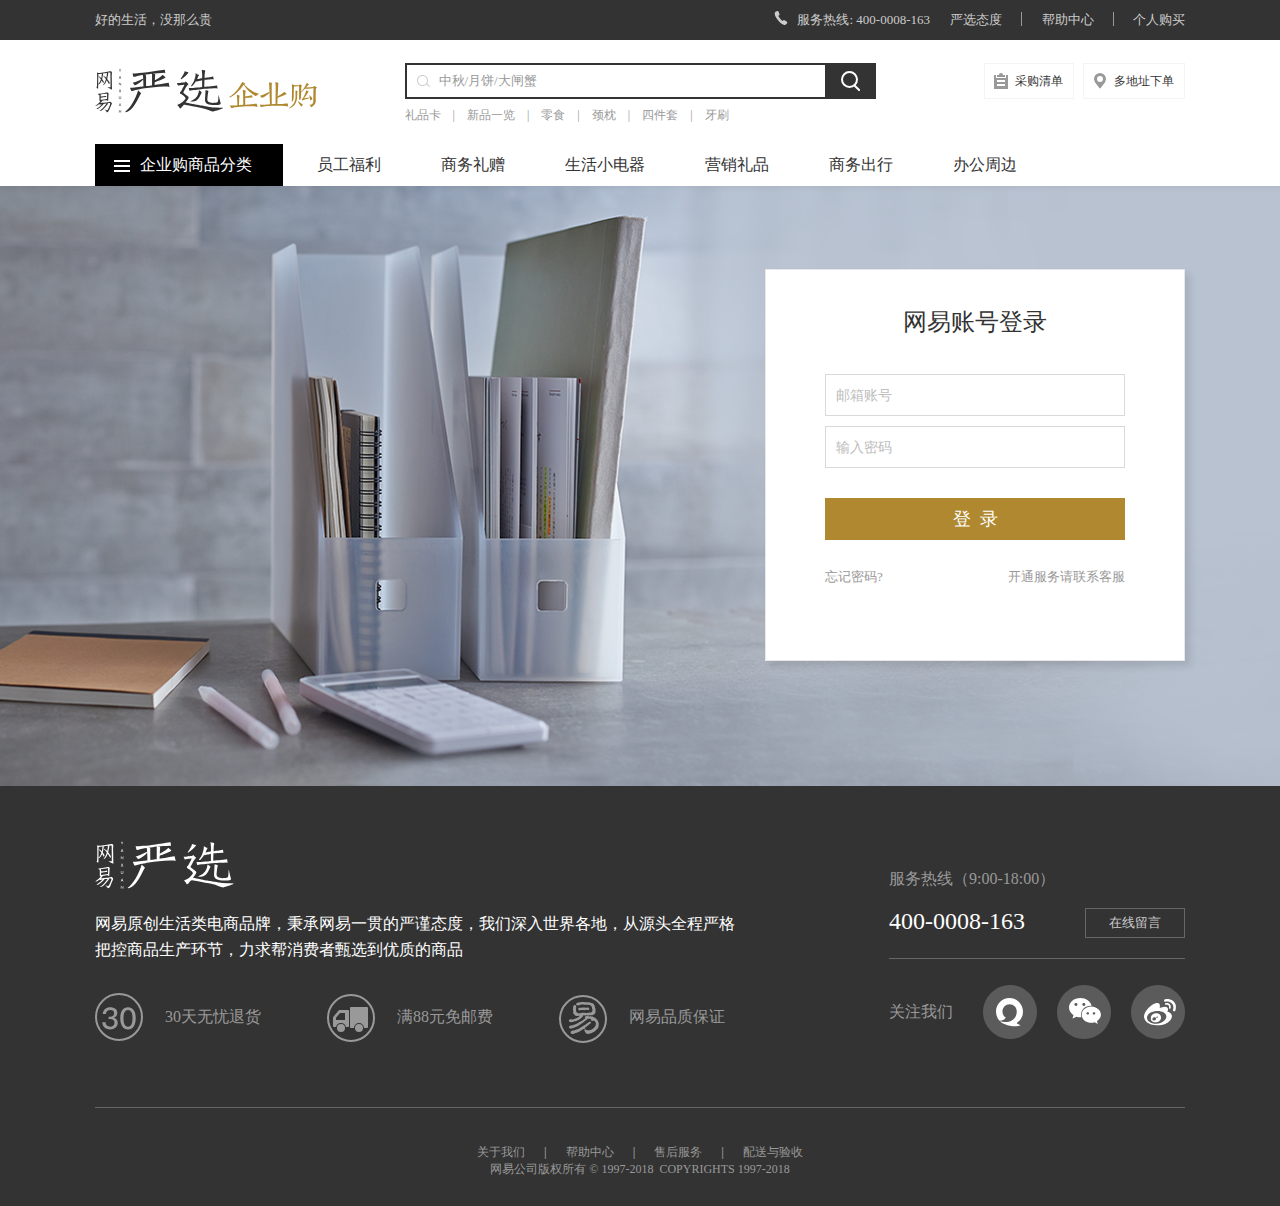
<file: html/login.html>
<!DOCTYPE html>
<html>
	<head>
		<meta charset="UTF-8">
		<link rel="shortcut icon" href="../img/favicon.ico" type="image/x-icon"/>
		<link rel="stylesheet" type="text/css" href="../css/cssreset.css"/>
		<link rel="stylesheet" href="../css/login.css" />
		<script type="text/javascript" src="../js/jquery-3.3.1.min.js" ></script>
		<script type="text/javascript" src="../js/login.js" ></script>
		<title>登录-网易严选企业购</title>
	</head>
	<body>
		<div>
			<div class="topbar">
				<div class="topbar-m">
					<div class="left">
						<span>好的生活，没那么贵</span>
					</div>
					<div class="right">
						<div class="service-tel"> 
							<img class="img-tel" src="../img/telphone.png" />
						    <span>服务热线:&nbsp;400-0008-163</span>
						</div>
						<div class="links">
							<a href="">严选态度</a>
						    <div class="line"></div>
						    <a href="">帮助中心</a>
						    <div class="line"></div>
						    <a href="">个人购买</a>		
						</div>				
					</div>
				</div>
			</div>
			<div class="sitenav">
				<div class="search-bar">
					<div class="search-bar-m">
						<a class="logo-icon" href="qiyecaigou.html" target="_blank"></a>
						<div class="input-search-m">
							<div class="input-search">
								<input class="input" type="text" placeholder="中秋/月饼/大闸蟹"/>
								<div class="btn"></div>
							</div>
							<div class="keywords">
								<ul class="kword">
									<li><a href="#">礼品卡</a></li>
									<li class="word"><a href="">新品一览</a></li>
									<li class="word"><a href="">零食</a></li>
									<li class="word"><a href="">颈枕</a></li>
									<li class="word"><a href="">四件套</a></li>
									<li class="word"><a href="">牙刷</a></li>
								</ul>
							</div>
						</div>
						<div class="pur-add">
							<a href="#" class="purchase">
								<span>采购清单</span>
							</a>					
							<a href="#" class="address">
								<span>多地址下单</span>
							</a>							
						</div>
					</div>
				</div>
			</div>
			<div class="nav-tab">
				<div class="nav-tab-m">	
					<div class="list-left">
						<div class="menu">
							<span>企业购商品分类</span>	
						</div>
						<ul class="listmenu">
							<li>
								<a class="lista" href="#">
									<p class="name">餐厨用具</p>
									<p class="descr">餐具 | 杯壶 | 茶具</p>
								</a>	
								<div class="detail">
									<span><a class="detail-link" href="">餐具</a></span>
									<span><a href="">杯壶</a></span>
									<span><a href="">茶具</a></span>
									<span><a href="">刀铲</a></span>
									<span><a href="">锅具</a></span>
									<span><a href="">餐厨周边</a></span>
								</div>
							</li>
							<li>
								<a href="#">
									<p class="name">居家用具</p>
									<p class="descr">四件套 | 床单</p>
								</a>
								<div class="detail">
									<span><a href="">四件套</a></span>
									<span><a href="">床品单件</a></span>
									<span><a href="">拖鞋</a></span>
									<span><a href="">舒坐周边</a></span>
									<span><a href="">居家收纳</a></span>
									<span><a href="">床垫</a></span>
									<span><a href="">家装</a></span>
									<span><a href="">雨具</a></span>
								</div>
							</li>
							<li>
								<a href="#">
									<p class="name">数码电器</p>
									<p class="descr">小电器 | 个人护理</p>
								</a>
								<div class="detail">
									<span><a href="">小电器</a></span>
									<span><a href="">个人护理</a></span>
									<span><a href="">3C周边</a></span>
								</div>
							</li>
							<li>
								<a href="#">
									<p class="name">箱包差旅</p>
									<p class="descr">行李箱包 | 双肩包 | 漱妆包</p>
								</a>
								<div class="detail">
									<span><a href="">行李箱包</a></span>
									<span><a href="">双肩包</a></span>
									<span><a href="">漱妆包</a></span>
									<span><a href="">行李收纳</a></span>
									<span><a href="">电脑包</a></span>
									<span><a href="">单肩包</a></span>
									<span><a href="">钱包</a></span>
									<span><a href="">功能小包</a></span>
									<span><a href="">出行周边</a></span>
								</div>
							</li>
							<li>
								<a href="#">
									<p class="name">超市百货</p>
									<p class="descr">茶饮 | 零食 | 食材</p>
								</a>
								<div class="detail">
									<span><a href="">茶饮</a></span>
									<span><a href="">零食</a></span>
									<span><a href="">食材</a></span>
									<span><a href="">酒水</a></span>
									<span><a href="">置物保鲜</a></span>
									<span><a href="">卫洁洗护</a></span>
									<span><a href="">妆容</a></span>
									<span><a href="">儿童用品</a></span>
									<span><a href="">宠物</a></span>
									<span><a href="">蜡烛香薰</a></span>
									<span><a href="">节日礼盒</a></span>
									<span><a href="">礼品卡</a></span>
									<span><a href="">游戏周边</a></span>
									<span><a href="">成人用品</a></span>
									<span><a href="">文具</a></span>
									<span><a href="">文体</a></span>
								</div>
							</li>
							<li>
								<a href="#">
									<p class="name">时尚穿搭</p>
									<p class="descr">内衣裤 | 袜子  | T恤</p>
								</a>
								<div class="detail">
									<span><a href="">内衣裤</a></span>
									<span><a href="">袜子</a></span>
									<span><a href="">T恤</a></span>
									<span><a href="">衬衫</a></span>
									<span><a href="">家居服</a></span>
									<span><a href="">围巾件套</a></span>
									<span><a href="">外衣裤</a></span>
									<span><a href="">婴童装</a></span>
									<span><a href="">妈咪装</a></span>
									<span><a href="">鞋</a></span>
									<span><a href="">靴</a></span>
									<span><a href="">配饰</a></span>
								</div>
							</li>
						</ul>
					</div>
					<ul class="list">
						<li>员工福利</li>
						<li>商务礼赠</li>
						<li>生活小电器</li>
						<li>营销礼品</li>
						<li>商务出行</li>
						<li>办公周边</li>
					</ul>
				</div>
			</div>
			<div class="nav-tab-hide">
				<div class="nav-tab-m-hide">
					<div class="list-left-hide">
						<div class="menu-hide">
							<i class="list-top-hide"></i>
							<span>企业购商品分类</span>	
						</div>
						<ul class="listmenu-hide">
							<li>
								<a class="lista" href="#">
									<p class="name">餐厨用具</p>
									<p class="descr">餐具 | 杯壶 | 茶具</p>
								</a>	
								<div class="detail">
									<span><a class="detail-link" href="">餐具</a></span>
									<span><a href="">杯壶</a></span>
									<span><a href="">茶具</a></span>
									<span><a href="">刀铲</a></span>
									<span><a href="">锅具</a></span>
									<span><a href="">餐厨周边</a></span>
								</div>
							</li>
							<li>
								<a href="#">
									<p class="name">居家用具</p>
									<p class="descr">四件套 | 床单</p>
								</a>
								<div class="detail">
									<span><a href="">四件套</a></span>
									<span><a href="">床品单件</a></span>
									<span><a href="">拖鞋</a></span>
									<span><a href="">舒坐周边</a></span>
									<span><a href="">居家收纳</a></span>
									<span><a href="">床垫</a></span>
									<span><a href="">家装</a></span>
									<span><a href="">雨具</a></span>
								</div>
							</li>
							<li>
								<a href="#">
									<p class="name">数码电器</p>
									<p class="descr">小电器 | 个人护理</p>
								</a>
								<div class="detail">
									<span><a href="">小电器</a></span>
									<span><a href="">个人护理</a></span>
									<span><a href="">3C周边</a></span>
								</div>
							</li>
							<li>
								<a href="#">
									<p class="name">箱包差旅</p>
									<p class="descr">行李箱包 | 双肩包 | 漱妆包</p>
								</a>
								<div class="detail">
									<span><a href="">行李箱包</a></span>
									<span><a href="">双肩包</a></span>
									<span><a href="">漱妆包</a></span>
									<span><a href="">行李收纳</a></span>
									<span><a href="">电脑包</a></span>
									<span><a href="">单肩包</a></span>
									<span><a href="">钱包</a></span>
									<span><a href="">功能小包</a></span>
									<span><a href="">出行周边</a></span>
								</div>
							</li>
							<li>
								<a href="#">
									<p class="name">超市百货</p>
									<p class="descr">茶饮 | 零食 | 食材</p>
								</a>
								<div class="detail">
									<span><a href="">茶饮</a></span>
									<span><a href="">零食</a></span>
									<span><a href="">食材</a></span>
									<span><a href="">酒水</a></span>
									<span><a href="">置物保鲜</a></span>
									<span><a href="">卫洁洗护</a></span>
									<span><a href="">妆容</a></span>
									<span><a href="">儿童用品</a></span>
									<span><a href="">宠物</a></span>
									<span><a href="">蜡烛香薰</a></span>
									<span><a href="">节日礼盒</a></span>
									<span><a href="">礼品卡</a></span>
									<span><a href="">游戏周边</a></span>
									<span><a href="">成人用品</a></span>
									<span><a href="">文具</a></span>
									<span><a href="">文体</a></span>
								</div>
							</li>
							<li>
								<a href="#">
									<p class="name">时尚穿搭</p>
									<p class="descr">内衣裤 | 袜子  | T恤</p>
								</a>
								<div class="detail">
									<span><a href="">内衣裤</a></span>
									<span><a href="">袜子</a></span>
									<span><a href="">T恤</a></span>
									<span><a href="">衬衫</a></span>
									<span><a href="">家居服</a></span>
									<span><a href="">围巾件套</a></span>
									<span><a href="">外衣裤</a></span>
									<span><a href="">婴童装</a></span>
									<span><a href="">妈咪装</a></span>
									<span><a href="">鞋</a></span>
									<span><a href="">靴</a></span>
									<span><a href="">配饰</a></span>
								</div>
							</li>
						</ul>
					</div>
					<ul class="list-hide">
						<li>员工福利</li>
						<li>商务礼赠</li>
						<li>生活小电器</li>
						<li>营销礼品</li>
						<li>商务出行</li>
						<li>办公周边</li>
					</ul>
					<ul class="list-right">
						<li class="login-hide"><a href="#">登录</a></li>
						<li class="register-hide"><a href="#">注册</a></li>
						<li class="right-icon">
							<span class="phone-icon"></span>
							<div class="hotline-hide">服务热线：400-8000-163</div>
						</li>
						<li>
							<span class="list-icon"></span>
						</li>
					</ul>
				</div>
			</div>
		</div>
		<div class="bgout">
			<div class="bg">
				<div class="bg-m">
					<div class="loginbox">
						<div class="login-m">
							<div class="login-head">网易账号登录</div>
							<form>
								<div class="login">
									<div class="inputbox">
										<input type="text" placeholder="邮箱账号"/>
									</div>
									<div class="inputbox">
										<input type="password" placeholder="输入密码"/>
									</div>	
									<a class="login-btn" href="#">登&nbsp;&nbsp;录</a>
								</div>
							</form>
							<div class="other">
								<span class="forget">忘记密码?</span>
								<span class="connect">开通服务请联系客服</span>
							</div>
						</div>
						
					</div>
				</div>
			</div>
		</div>
		<div class="bottom">
			<div class="bottom-m">
				<div class="bottom-top">
					<div class="bottom-top-l">
						<span class="bot-icon"></span>
						<p class="desc">网易原创生活类电商品牌，秉承网易一贯的严谨态度，我们深入世界各地，从源头全程严格把控商品生产环节，力求帮消费者甄选到优质的商品</p>
						<ul class="three-icon">
							<li>
								<span class="back"></span>
								<p>30天无忧退货</p>
							</li>
							<li>
								<span class="free"></span>
								<p>满88元免邮费</p>
							</li>
							<li>
								<span class="quality"></span>
								<p>网易品质保证</p>
							</li>
						</ul>
					</div>
					<div class="bottom-top-r">
						<p class="hotline">服务热线（9:00-18:00）</p>
						<p class="phone-number">
							<span class="phonenum">400-0008-163</span>
							<span class="online">在线留言</span>
						</p>
						<p class="focus">
							<span class="focusus">关注我们</span>
							<span class="QQ"></span>
							<span class="wechat"></span>
							<span class="weibo"></span>
						</p>
					</div>
				</div>
				<div class="bottom-bottom">
					<div class="bottom-copy">
						<a href="#">关于我们</a>
						<b>|</b>
						<a href="#">帮助中心</a>
						<b>|</b>
						<a href="#">售后服务</a>
						<b>|</b>
						<a href="#">配送与验收</a>
						<p>网易公司版权所有&nbsp;&copy;&nbsp;1997-2018&nbsp;&nbsp;COPYRIGHTS 1997-2018</p>
					</div>
				</div>
			</div>
			
		</div>
	</body>
</html>
</file>
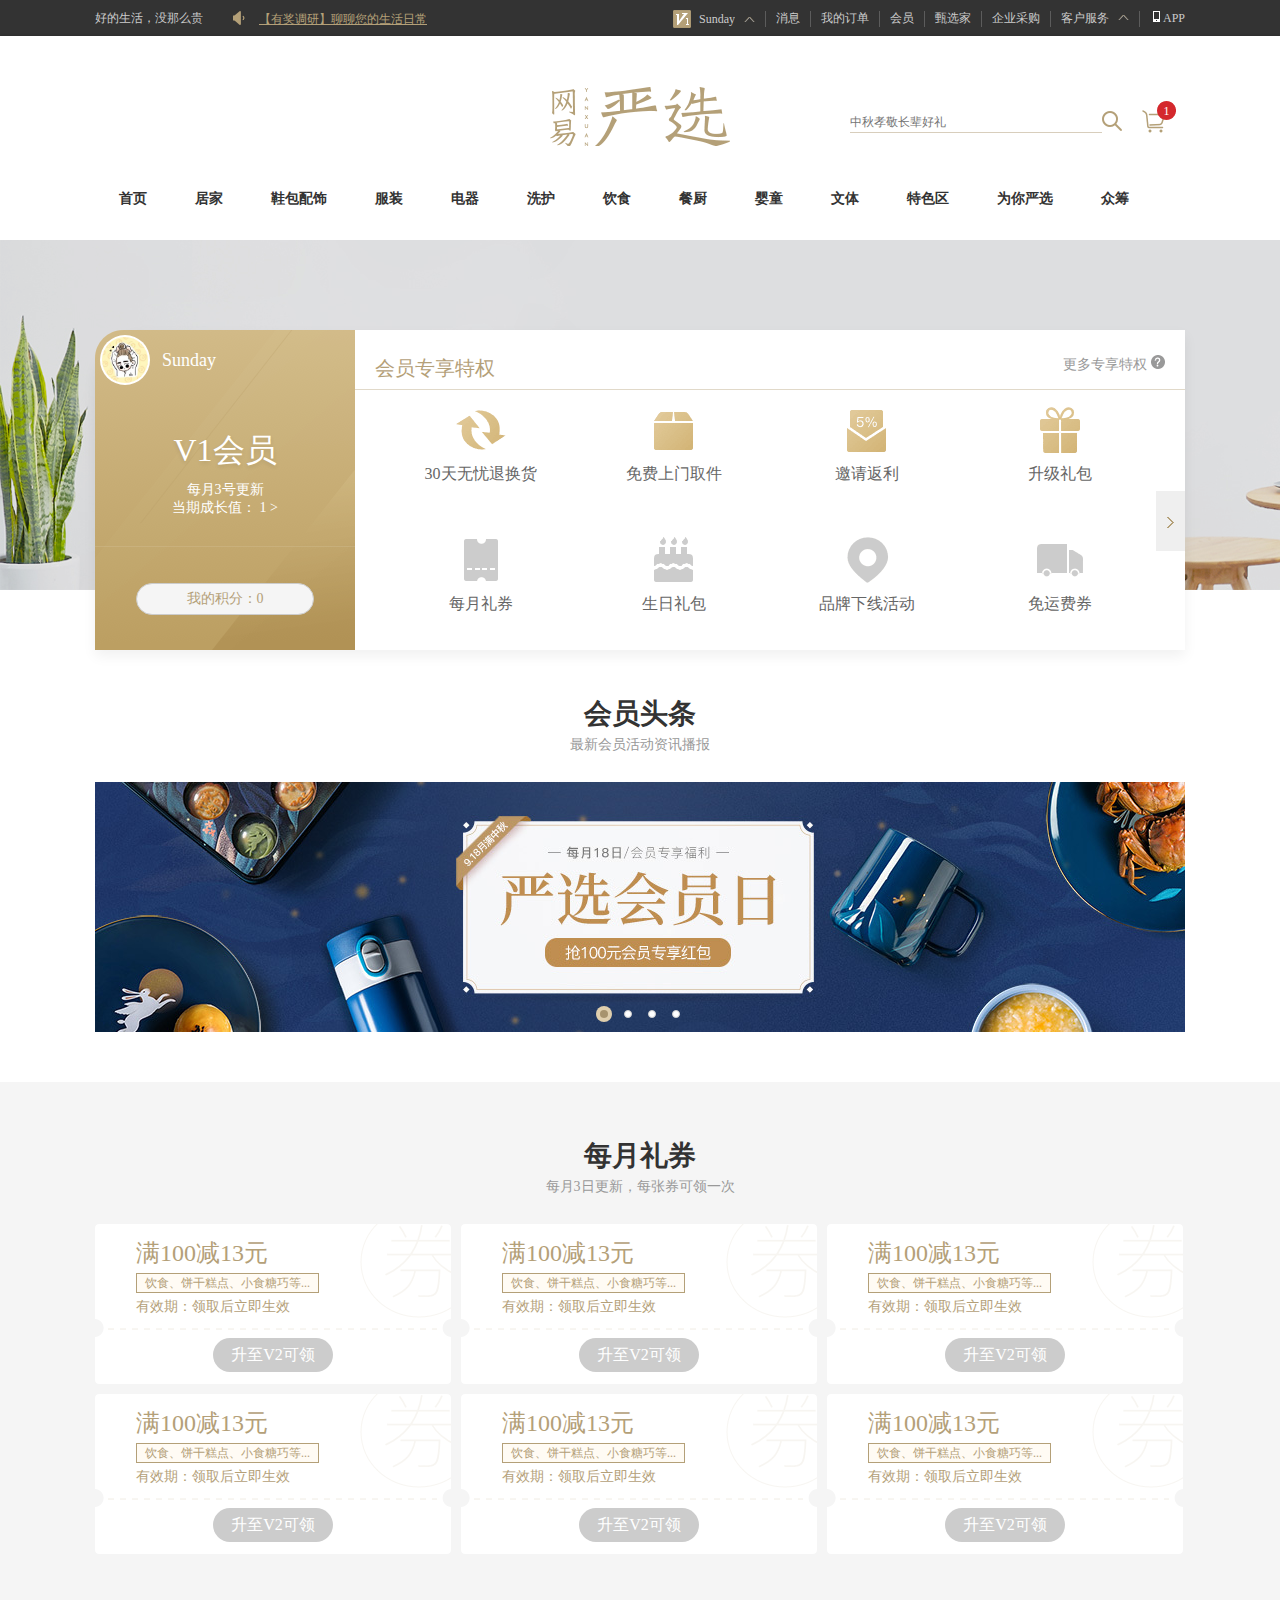
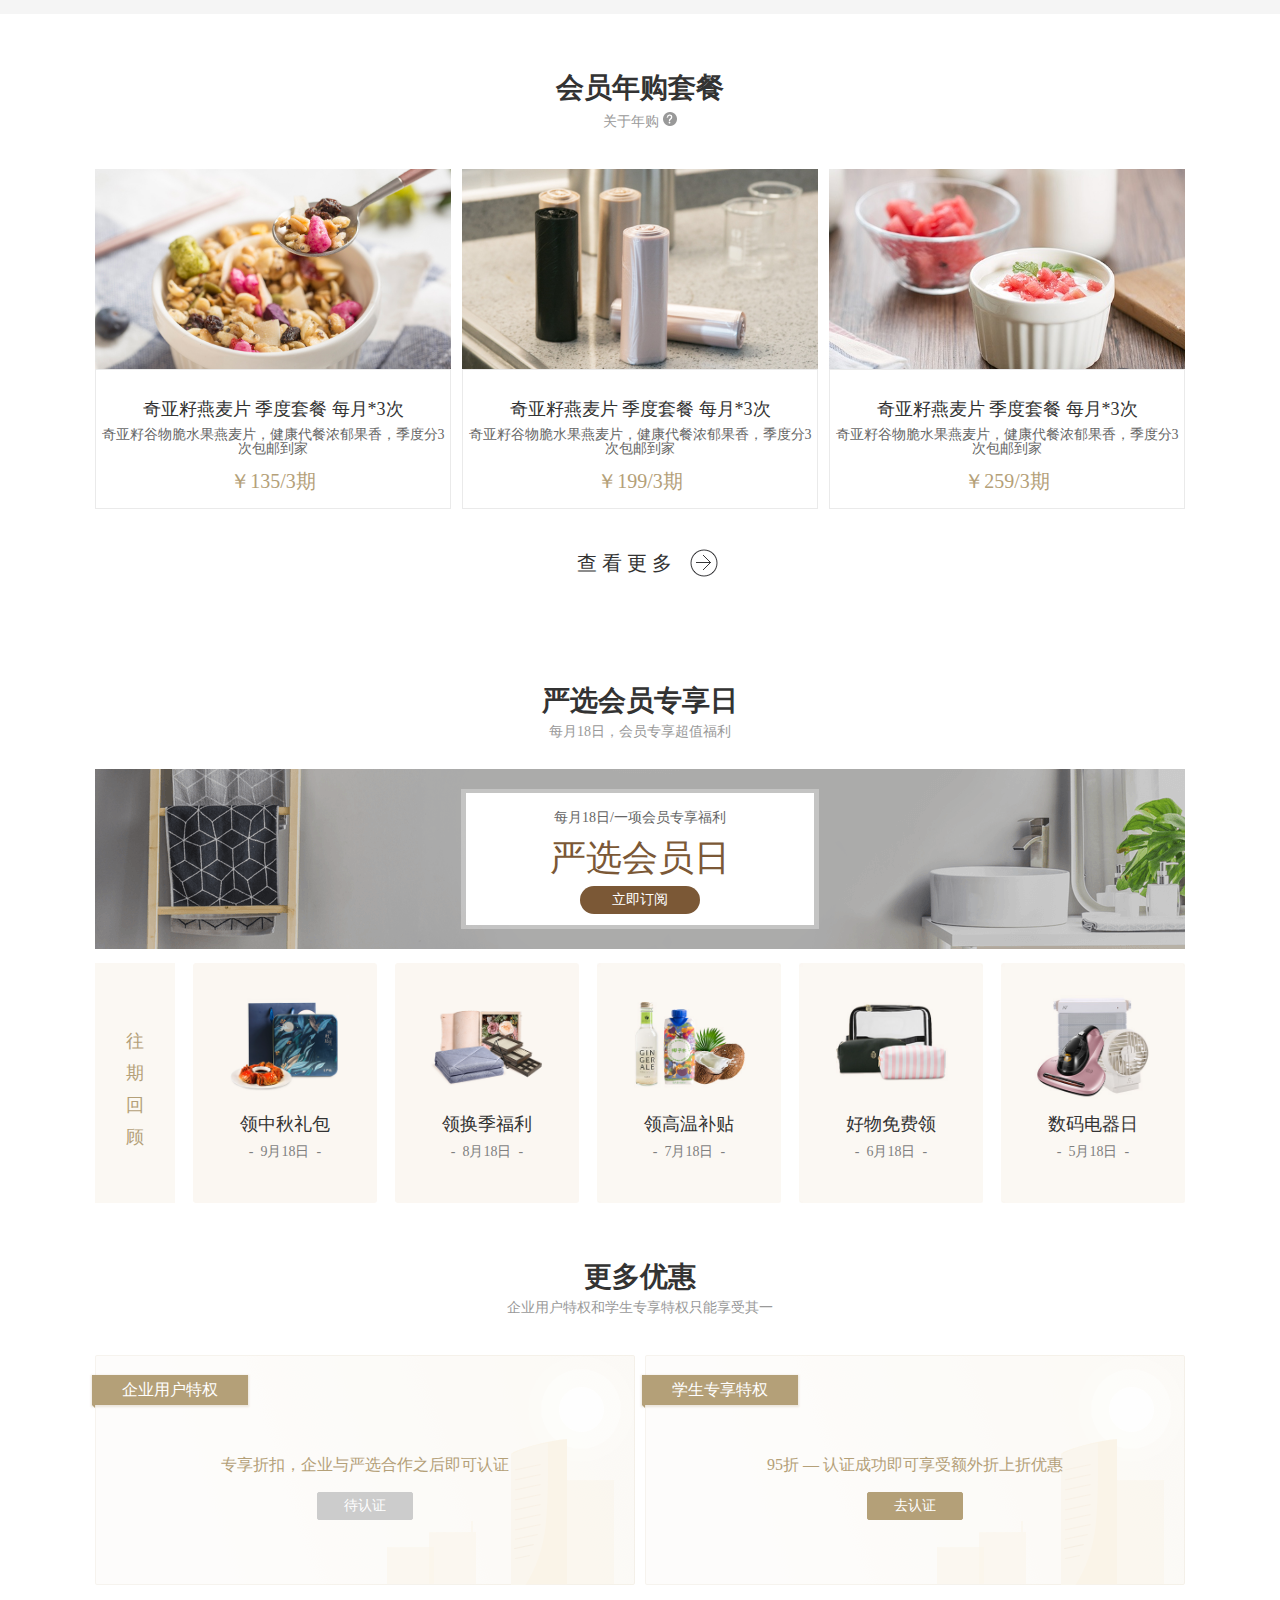
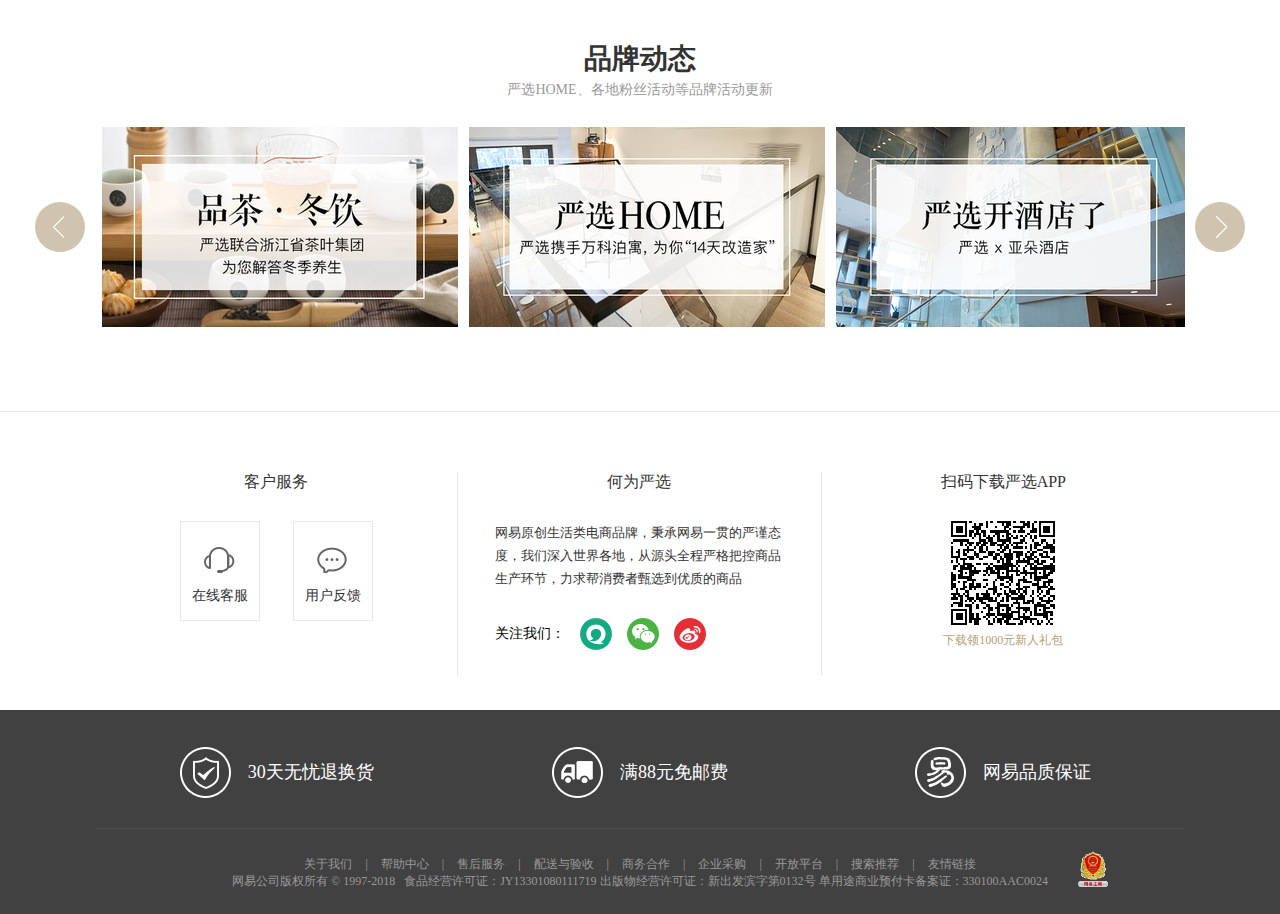
<file: html/memberClub.html>
<!DOCTYPE html>
<html>
	<head>
		<meta charset="UTF-8">
		<link rel="stylesheet" href="../css/cssreset.css" />
		<link rel="stylesheet" href="../css/club.css" />
		<link rel="shortcut icon" href="../img/favicon.ico" type="image/x-icon"/>
		<title>会员俱乐部-网易严选</title>
	</head>
	<body>
		<header>
			<div class="Nav">
				<div class="Nav_1">
					<nav class="nav2">
						<span class="minilogo"></span>
						<ul>
							<li>
								<a href="../index.html" target="_blank">首页</a>
							</li>
							<li>
								<a href="details.html" target="_blank">居家</a>								
								<div class="nav_1" style="left: -205.5px;">
									<ul>
										<p>床品</p>
										<li>
											<a href="#">
												<img src="../img/chuang.png" style="width: 50px">
												<span>床品被套</span>
											</a>
										</li>
										<li>
											<a href="#">
												<img src="../img/chuang.png" style="width: 50px">
												<span>被枕</span>
											</a>
										</li>
									</ul>
									<ul>
										<p>床品</p>
										<li>
											<a href="#">
												<img src="../img/chuang.png" style="width: 50px">
												<span>床品被套</span>
											</a>
										</li>
										<li>
											<a href="#">
												<img src="../img/chuang.png" style="width: 50px">
												<span>床品被套</span>
											</a>
										</li>
									</ul>
									<ul>
										<p>床品</p>
										<li>
											<a href="#">
												<img src="../img/chuang.png" style="width: 50px">
												<span>床品被套</span>
											</a>
										</li>
										<li>
											<a href="#">
												<img src="../img/chuang.png" style="width: 50px">
												<span>床品被套</span>
											</a>
										</li>
									</ul>
									<ul>
										<p>床品</p>
										<li>
											<a href="#">
												<img src="../img/chuang.png" style="width: 50px">
												<span>床品被套</span>
											</a>
										</li>
										<li>
											<a href="#">
												<img src="../img/chuang.png" style="width: 50px">
												<span>床品被套</span>
											</a>
										</li>
									</ul>
								</div>
		                        <span></span>
							</li>
							<li>
								<a href="#">鞋包配饰</a>
								<span style="left: 39.5px;"></span>
								<div class="nav_1" style="left: -280.5px;">
									<ul>
										<p>床品</p>
										<li>
											<a href="#">
												<img src="../img/chuang.png" style="width: 50px">
												<span>床品被套</span>
											</a>
										</li>
										<li>
											<a href="#">
												<img src="../img/chuang.png" style="width: 50px">
												<span>床品被套</span>
											</a>
										</li>
									</ul>
									<ul>
										<p>床品</p>
										<li>
											<a href="#">
												<img src="../img/chuang.png" style="width: 50px">
												<span>床品被套</span>
											</a>
										</li>
										<li>
											<a href="#">
												<img src="../img/chuang.png" style="width: 50px">
												<span>床品被套</span>
											</a>
										</li>
									</ul>
									<ul>
										<p>床品</p>
										<li>
											<a href="#">
												<img src="../img/chuang.png" style="width: 50px">
												<span>床品被套</span>
											</a>
										</li>
										<li>
											<a href="#">
												<img src="../img/chuang.png" style="width: 50px">
												<span>床品被套</span>
											</a>
										</li>
									</ul>
									<ul>
										<p>床品</p>
										<li>
											<a href="#">
												<img src="../img/chuang.png" style="width: 50px">
												<span>床品被套</span>
											</a>
										</li>
										<li>
											<a href="#">
												<img src="../img/chuang.png" style="width: 50px">
												<span>床品被套</span>
											</a>
										</li>
									</ul>
								</div>
							</li>
							<li>
								<a href="#">服装</a>
								<span></span>
								<div class="nav_1" style="left: -280.5px;">
									<ul>
										<p>床品</p>
										<li>
											<a href="#">
												<img src="../img/chuang.png" style="width: 50px">
												<span>床品被套</span>
											</a>
										</li>
										<li>
											<a href="#">
												<img src="../img/chuang.png" style="width: 50px">
												<span>床品被套</span>
											</a>
										</li>
									</ul>
									<ul>
										<p>床品</p>
										<li>
											<a href="#">
												<img src="../img/chuang.png" style="width: 50px">
												<span>床品被套</span>
											</a>
										</li>
										<li>
											<a href="#">
												<img src="../img/chuang.png" style="width: 50px">
												<span>床品被套</span>
											</a>
										</li>
									</ul>
									<ul>
										<p>床品</p>
										<li>
											<a href="#">
												<img src="../img/chuang.png" style="width: 50px">
												<span>床品被套</span>
											</a>
										</li>
										<li>
											<a href="#">
												<img src="../img/chuang.png" style="width: 50px">
												<span>床品被套</span>
											</a>
										</li>
									</ul>
									<ul>
										<p>床品</p>
										<li>
											<a href="#">
												<img src="../img/chuang.png" style="width: 50px">
												<span>床品被套</span>
											</a>
										</li>
										<li>
											<a href="#">
												<img src="../img/chuang.png" style="width: 50px">
												<span>床品被套</span>
											</a>
										</li>
									</ul>
								</div>
							</li>
							<li>
								<a href="#">电器</a>
								<span></span>
								<div class="nav_1" style="left: -250.5px;">
									<ul>
										<p>床品</p>
										<li>
											<a href="#">
												<img src="../img/chuang.png" style="width: 50px">
												<span>床品被套</span>
											</a>
										</li>
										<li>
											<a href="#">
												<img src="../img/chuang.png" style="width: 50px">
												<span>床品被套</span>
											</a>
										</li>
									</ul>
									<ul>
										<p>床品</p>
										<li>
											<a href="#">
												<img src="../img/chuang.png" style="width: 50px">
												<span>床品被套</span>
											</a>
										</li>
										<li>
											<a href="#">
												<img src="../img/chuang.png" style="width: 50px">
												<span>床品被套</span>
											</a>
										</li>
									</ul>
									<ul>
										<p>床品</p>
										<li>
											<a href="#">
												<img src="../img/chuang.png" style="width: 50px">
												<span>床品被套</span>
											</a>
										</li>
										<li>
											<a href="#">
												<img src="../img/chuang.png" style="width: 50px">
												<span>床品被套</span>
											</a>
										</li>
									</ul>
									<ul>
										<p>床品</p>
										<li>
											<a href="#">
												<img src="../img/chuang.png" style="width: 50px">
												<span>床品被套</span>
											</a>
										</li>
										<li>
											<a href="#">
												<img src="../img/chuang.png" style="width: 50px">
												<span>床品被套</span>
											</a>
										</li>
									</ul>
								</div>
							</li>
							<li>
								<a href="#">洗护</a>
								<span></span>
								<div class="nav_1" style="left: -300px;">
									<ul>
										<p>床品</p>
										<li>
											<a href="#">
												<img src="../img/chuang.png" style="width: 50px">
												<span>床品被套</span>
											</a>
										</li>
										<li>
											<a href="#">
												<img src="../img/chuang.png" style="width: 50px">
												<span>床品被套</span>
											</a>
										</li>
									</ul>
									<ul>
										<p>床品</p>
										<li>
											<a href="#">
												<img src="../img/chuang.png" style="width: 50px">
												<span>床品被套</span>
											</a>
										</li>
										<li>
											<a href="#">
												<img src="../img/chuang.png" style="width: 50px">
												<span>床品被套</span>
											</a>
										</li>
									</ul>
									<ul>
										<p>床品</p>
										<li>
											<a href="#">
												<img src="../img/chuang.png" style="width: 50px">
												<span>床品被套</span>
											</a>
										</li>
										<li>
											<a href="#">
												<img src="../img/chuang.png" style="width: 50px">
												<span>床品被套</span>
											</a>
										</li>
									</ul>
									<ul>
										<p>床品</p>
										<li>
											<a href="#">
												<img src="../img/chuang.png" style="width: 50px">
												<span>床品被套</span>
											</a>
										</li>
										<li>
											<a href="#">
												<img src="../img/chuang.png" style="width: 50px">
												<span>床品被套</span>
											</a>
										</li>
									</ul>
								</div>
							</li>
							<li>
								<a href="#">饮食</a>
								<span></span>
								<div class="nav_1" style="left: -350px;">
									<ul>
										<p>床品</p>
										<li>
											<a href="#">
												<img src="../img/chuang.png" style="width: 50px">
												<span>床品被套</span>
											</a>
										</li>
										<li>
											<a href="#">
												<img src="../img/chuang.png" style="width: 50px">
												<span>床品被套</span>
											</a>
										</li>
									</ul>
									<ul>
										<p>床品</p>
										<li>
											<a href="#">
												<img src="../img/chuang.png" style="width: 50px">
												<span>床品被套</span>
											</a>
										</li>
										<li>
											<a href="#">
												<img src="../img/chuang.png" style="width: 50px">
												<span>床品被套</span>
											</a>
										</li>
									</ul>
									<ul>
										<p>床品</p>
										<li>
											<a href="#">
												<img src="../img/chuang.png" style="width: 50px">
												<span>床品被套</span>
											</a>
										</li>
										<li>
											<a href="#">
												<img src="../img/chuang.png" style="width: 50px">
												<span>床品被套</span>
											</a>
										</li>
									</ul>
									<ul>
										<p>床品</p>
										<li>
											<a href="#">
												<img src="../img/chuang.png" style="width: 50px">
												<span>床品被套</span>
											</a>
										</li>
										<li>
											<a href="#">
												<img src="../img/chuang.png" style="width: 50px">
												<span>床品被套</span>
											</a>
										</li>
									</ul>
								</div>
							</li>
							<li>
								<a href="#">餐厨</a>
								<span></span>
								<div class="nav_1" style="left: -350px;">
									<ul>
										<p>床品</p>
										<li>
											<a href="#">
												<img src="../img/chuang.png" style="width: 50px">
												<span>床品被套</span>
											</a>
										</li>
										<li>
											<a href="#">
												<img src="../img/chuang.png" style="width: 50px">
												<span>床品被套</span>
											</a>
										</li>
									</ul>
									<ul>
										<p>床品</p>
										<li>
											<a href="#">
												<img src="../img/chuang.png" style="width: 50px">
												<span>床品被套</span>
											</a>
										</li>
										<li>
											<a href="#">
												<img src="../img/chuang.png" style="width: 50px">
												<span>床品被套</span>
											</a>
										</li>
									</ul>
									<ul>
										<p>床品</p>
										<li>
											<a href="#">
												<img src="../img/chuang.png" style="width: 50px">
												<span>床品被套</span>
											</a>
										</li>
										<li>
											<a href="#">
												<img src="../img/chuang.png" style="width: 50px">
												<span>床品被套</span>
											</a>
										</li>
									</ul>
									<ul>
										<p>床品</p>
										<li>
											<a href="#">
												<img src="../img/chuang.png" style="width: 50px">
												<span>床品被套</span>
											</a>
										</li>
										<li>
											<a href="#">
												<img src="../img/chuang.png" style="width: 50px">
												<span>床品被套</span>
											</a>
										</li>
									</ul>
								</div>
							</li>
							<li>
								<a href="#">婴童</a>
								<span></span>
								<div class="nav_1" style="left: -340px;">
									<ul>
										<p>床品</p>
										<li>
											<a href="#">
												<img src="../img/chuang.png" style="width: 50px">
												<span>床品被套</span>
											</a>
										</li>
										<li>
											<a href="#">
												<img src="../img/chuang.png" style="width: 50px">
												<span>床品被套</span>
											</a>
										</li>
									</ul>
									<ul>
										<p>床品</p>
										<li>
											<a href="#">
												<img src="../img/chuang.png" style="width: 50px">
												<span>床品被套</span>
											</a>
										</li>
										<li>
											<a href="#">
												<img src="../img/chuang.png" style="width: 50px">
												<span>床品被套</span>
											</a>
										</li>
									</ul>
									<ul>
										<p>床品</p>
										<li>
											<a href="#">
												<img src="../img/chuang.png" style="width: 50px">
												<span>床品被套</span>
											</a>
										</li>
										<li>
											<a href="#">
												<img src="../img/chuang.png" style="width: 50px">
												<span>床品被套</span>
											</a>
										</li>
									</ul>
									<ul>
										<p>床品</p>
										<li>
											<a href="#">
												<img src="../img/chuang.png" style="width: 50px">
												<span>床品被套</span>
											</a>
										</li>
										<li>
											<a href="#">
												<img src="../img/chuang.png" style="width: 50px">
												<span>床品被套</span>
											</a>
										</li>
									</ul>
								</div>
							</li>
							<li>
								<a href="#">文体</a>
								<span></span>
								<div class="nav_1" style="left: -330px;">
									<ul>
										<p>床品</p>
										<li>
											<a href="#">
												<img src="../img/chuang.png" style="width: 50px">
												<span>床品被套</span>
											</a>
										</li>
										<li>
											<a href="#">
												<img src="../img/chuang.png" style="width: 50px">
												<span>床品被套</span>
											</a>
										</li>
									</ul>
									<ul>
										<p>床品</p>
										<li>
											<a href="#">
												<img src="../img/chuang.png" style="width: 50px">
												<span>床品被套</span>
											</a>
										</li>
										<li>
											<a href="#">
												<img src="../img/chuang.png" style="width: 50px">
												<span>床品被套</span>
											</a>
										</li>
									</ul>
									<ul>
										<p>床品</p>
										<li>
											<a href="#">
												<img src="../img/chuang.png" style="width: 50px">
												<span>床品被套</span>
											</a>
										</li>
										<li>
											<a href="#">
												<img src="../img/chuang.png" style="width: 50px">
												<span>床品被套</span>
											</a>
										</li>
									</ul>
									<ul>
										<p>床品</p>
										<li>
											<a href="#">
												<img src="../img/chuang.png" style="width: 50px">
												<span>床品被套</span>
											</a>
										</li>
										<li>
											<a href="#">
												<img src="../img/chuang.png" style="width: 50px">
												<span>床品被套</span>
											</a>
										</li>
									</ul>
								</div>
							</li>
							<li>
								<a href="#">特色区</a>
								<span></span>
								<div class="nav_1" style="left: -420px;">
									<ul>
										<p>床品</p>
										<li>
											<a href="#">
												<img src="../img/chuang.png" style="width: 50px">
												<span>床品被套</span>
											</a>
										</li>
										<li>
											<a href="#">
												<img src="../img/chuang.png" style="width: 50px">
												<span>床品被套</span>
											</a>
										</li>
									</ul>
									<ul>
										<p>床品</p>
										<li>
											<a href="#">
												<img src="../img/chuang.png" style="width: 50px">
												<span>床品被套</span>
											</a>
										</li>
										<li>
											<a href="#">
												<img src="../img/chuang.png" style="width: 50px">
												<span>床品被套</span>
											</a>
										</li>
									</ul>
									<ul>
										<p>床品</p>
										<li>
											<a href="#">
												<img src="../img/chuang.png" style="width: 50px">
												<span>床品被套</span>
											</a>
										</li>
										<li>
											<a href="#">
												<img src="../img/chuang.png" style="width: 50px">
												<span>床品被套</span>
											</a>
										</li>
									</ul>
									<ul>
										<p>床品</p>
										<li>
											<a href="#">
												<img src="../img/chuang.png" style="width: 50px">
												<span>床品被套</span>
											</a>
										</li>
										<li>
											<a href="#">
												<img src="../img/chuang.png" style="width: 50px">
												<span>床品被套</span>
											</a>
										</li>
									</ul>
								</div>
							</li>
						</ul>
					</nav>
					<span class="minisearch"></span>
					<a href="mymessage.html" target="_blank"><span class="miniuser"></span></a>
					<a href="gouwuche.html" target="_blank">
						<span class="minishopcar">
							<span class="shopcarnum">1</span>
						</span>
					</a>
					<div class="carthover2">
						<span class="triangle-b"></span>
						<span class="triangle-s"></span>
						<div class="product">
							<div class="prodpic">
								<a href="#">
									<img src="../img/cartpic-sm.png" />
								</a>
							</div>
							<div class="proddesc">
								<div class="left">
									<p class="desc">
										<a href="">婴儿手口湿巾80片家庭装</a>
									</p>
									<p class="subdesc">
										<span>
											<span>80片</span>
											<span>&nbsp;x&nbsp;</span>
										</span>
										<span>1</span>
									</p>
								</div>
								<div class="right">
									<span class="prodprice">￥9.9</span>
									<p class="dele"><span></span></p>
								</div>	
							</div>
						</div>
						<div class="cartsettle">
							<div class="left">
								<span class="sum">商品合计:</span>
								<span class="sumprice">￥9.9</span>
							</div>
							<div class="right">
								<a href="gouwuche.html" target="_blank">去购物车结算</a>
							</div>
						</div>
					</div>
				</div>
			</div>
			<div class="ctopbar">
				<div class="ctopbar-m">
					<div class="ctopbar-left">
						<a href="Brand.html" target="_blank">好的生活，没那么贵</a>
					</div>
					<div class="labalist">
						<div class="noticelunbo">
							<ul class="toplist">
								<li><a href="">【有奖调研】聊聊您的生活日常</a></li>
								<li><a href="">【5折SALE】爆款内裤穿搭好物19.5...</a></li>
								<li><a href="">【严选x中行联名卡】达标领80元礼品卡></a></li>
								<li><a href="">【福利】下载严选APP，抢1元包邮团，领...</a></li>
								<li><a href="">【有奖调研】聊聊您的生活日常</a></li>
							</ul>
						</div>
					</div>
					<div class="ctopbar_right">
						<div class="member-hide">
							<a href="mymessage.html" target="_blank" class="member">
								<span class="member-name" title="严选会员">Sunday</span>
								<span class="uptip"></span>
							</a>
							<div class="dropdown-menu member-none">
								<span class="triangle"></span>
								<a href="">优惠券</a>
								<a href="">礼品卡</a>
								<a href="">我的收藏</a>
								<a href="">我的积分</a>
								<a href="">邀请返利</a>
								<a href="">我的甄选家</a>
								<a href="">退出登录</a>
							</div>
						</div>					
						<a class="linkline" href="mymessage.html" target="_blank">消息</a>
						<a class="linkline" href="order.html" target="_blank">我的订单</a>
						<a class="linkline" href="memberClub.html" target="_blank">会员</a>
						<a class="linkline" href="select.html" target="_blank">甄选家</a>
						<a class="linkline" href="qiyecaigou.html" target="_blank">企业采购</a>
						<div class="client-ser-hide">
							<a class="client-ser">
								<span class="linkline">客户服务</span>
								<span class="uptip"></span>
							</a>
							<div class="dropdown-clientmenu member-none">
								<span class="triangle"></span>
								<a href="">在线客服</a>
								<a href="">帮助中心</a>
								<a href="">商务合作</a>
								<a href="">开放平台</a>
							</div>
						</div>
						<div class="APP-hide">
							<a class="APPma">
								<div class="app linkline">
									<span class="phone-icon"></span>
									<span>APP</span>	
								</div>		
							</a>
							<div class="appDropdown member-none">
								<span class="triangle"></span>
								<img src="../img/appma.png" width="117px"/>
								<p class="downloadgift">下载领1000元新人礼包</p>
							</div>
						</div>
					</div>
				</div>
			</div>
		    <div class="cnavbar">
				<div class="cnavbar-m">
					<a class="youicon" href="../index.html" target="_blank"></a>
					<div class="cartbox">
						<div class="shopcart">
							<a href="gouwuche.html" target="_blank">
								<span class="cart"></span>
								<span class="cartnum">1</span>
							</a>							
						</div>
						<div class="carthover">
							<span class="triangle-b"></span>
							<span class="triangle-s"></span>
							<div class="product">
								<div class="prodpic">
									<a href="#">
										<img src="../img/cartpic-sm.png" />
									</a>
								</div>
								<div class="proddesc">
									<div class="left">
										<p class="desc">
											<a href="">婴儿手口湿巾80片家庭装</a>
										</p>
										<p class="subdesc">
											<span>
												<span>80片</span>
												<span>&nbsp;x&nbsp;</span>
											</span>
											<span>1</span>
										</p>
									</div>
									<div class="right">
										<span class="prodprice">￥9.9</span>
										<p class="dele"><span></span></p>
									</div>	
								</div>
							</div>
							<div class="cartsettle">
								<div class="left">
									<span class="sum">商品合计:</span>
									<span class="sumprice">￥9.9</span>
								</div>
								<div class="right">
									<a href="gouwuche.html" target="_blank">去购物车结算</a>
								</div>
							</div>
						</div>
					</div>
					<div class="search">
						<div>
							<input class="searchInput" type="text" placeholder="中秋孝敬长辈好礼"/>
						</div>
						<div class="searchbtn"></div>
					</div>
					<nav class="nav1">
						<ul>
							<li>
								<a href="../index.html" target="_blank">首页</a>
							</li>
							<li>
								<a href="details.html" target="_blank">居家</a>								
								<div class="nav_1" style="left: -100.5px;">
									<ul>
										<p>床品</p>
										<li>
											<a href="#">
												<img src="../img/chuang.png" style="width: 50px">
												<span>床品被套</span>
											</a>
										</li>
										<li>
											<a href="#">
												<img src="../img/chuang.png" style="width: 50px">
												<span>被枕</span>
											</a>
										</li>
									</ul>
									<ul>
										<p>床品</p>
										<li>
											<a href="#">
												<img src="../img/chuang.png" style="width: 50px">
												<span>床品被套</span>
											</a>
										</li>
										<li>
											<a href="#">
												<img src="../img/chuang.png" style="width: 50px">
												<span>床品被套</span>
											</a>
										</li>
									</ul>
									<ul>
										<p>床品</p>
										<li>
											<a href="#">
												<img src="../img/chuang.png" style="width: 50px">
												<span>床品被套</span>
											</a>
										</li>
										<li>
											<a href="#">
												<img src="../img/chuang.png" style="width: 50px">
												<span>床品被套</span>
											</a>
										</li>
									</ul>
									<ul>
										<p>床品</p>
										<li>
											<a href="#">
												<img src="../img/chuang.png" style="width: 50px">
												<span>床品被套</span>
											</a>
										</li>
										<li>
											<a href="#">
												<img src="../img/chuang.png" style="width: 50px">
												<span>床品被套</span>
											</a>
										</li>
									</ul>
								</div>
                                <span></span>
							</li>
							<li>
								<a href="#">鞋包配饰</a>
								<span style="left: 39.5px;"></span>
								<div class="nav_1" style="left: -190.5px;">
									<ul>
										<p>床品</p>
										<li>
											<a href="#">
												<img src="../img/chuang.png" style="width: 50px">
												<span>床品被套</span>
											</a>
										</li>
										<li>
											<a href="#">
												<img src="../img/chuang.png" style="width: 50px">
												<span>床品被套</span>
											</a>
										</li>
									</ul>
									<ul>
										<p>床品</p>
										<li>
											<a href="#">
												<img src="../img/chuang.png" style="width: 50px">
												<span>床品被套</span>
											</a>
										</li>
										<li>
											<a href="#">
												<img src="../img/chuang.png" style="width: 50px">
												<span>床品被套</span>
											</a>
										</li>
									</ul>
									<ul>
										<p>床品</p>
										<li>
											<a href="#">
												<img src="../img/chuang.png" style="width: 50px">
												<span>床品被套</span>
											</a>
										</li>
										<li>
											<a href="#">
												<img src="../img/chuang.png" style="width: 50px">
												<span>床品被套</span>
											</a>
										</li>
									</ul>
									<ul>
										<p>床品</p>
										<li>
											<a href="#">
												<img src="../img/chuang.png" style="width: 50px">
												<span>床品被套</span>
											</a>
										</li>
										<li>
											<a href="#">
												<img src="../img/chuang.png" style="width: 50px">
												<span>床品被套</span>
											</a>
										</li>
									</ul>
								</div>
							</li>
							<li>
								<a href="#">服装</a>
								<span></span>
								<div class="nav_1" style="left: -280.5px;">
									<ul>
										<p>床品</p>
										<li>
											<a href="#">
												<img src="../img/chuang.png" style="width: 50px">
												<span>床品被套</span>
											</a>
										</li>
										<li>
											<a href="#">
												<img src="../img/chuang.png" style="width: 50px">
												<span>床品被套</span>
											</a>
										</li>
									</ul>
									<ul>
										<p>床品</p>
										<li>
											<a href="#">
												<img src="../img/chuang.png" style="width: 50px">
												<span>床品被套</span>
											</a>
										</li>
										<li>
											<a href="#">
												<img src="../img/chuang.png" style="width: 50px">
												<span>床品被套</span>
											</a>
										</li>
									</ul>
									<ul>
										<p>床品</p>
										<li>
											<a href="#">
												<img src="../img/chuang.png" style="width: 50px">
												<span>床品被套</span>
											</a>
										</li>
										<li>
											<a href="#">
												<img src="../img/chuang.png" style="width: 50px">
												<span>床品被套</span>
											</a>
										</li>
									</ul>
									<ul>
										<p>床品</p>
										<li>
											<a href="#">
												<img src="../img/chuang.png" style="width: 50px">
												<span>床品被套</span>
											</a>
										</li>
										<li>
											<a href="#">
												<img src="../img/chuang.png" style="width: 50px">
												<span>床品被套</span>
											</a>
										</li>
									</ul>
								</div>
							</li>
							<li>
								<a href="#">电器</a>
								<span></span>
								<div class="nav_1" style="left: -250.5px;">
									<ul>
										<p>床品</p>
										<li>
											<a href="#">
												<img src="../img/chuang.png" style="width: 50px">
												<span>床品被套</span>
											</a>
										</li>
										<li>
											<a href="#">
												<img src="../img/chuang.png" style="width: 50px">
												<span>床品被套</span>
											</a>
										</li>
									</ul>
									<ul>
										<p>床品</p>
										<li>
											<a href="#">
												<img src="../img/chuang.png" style="width: 50px">
												<span>床品被套</span>
											</a>
										</li>
										<li>
											<a href="#">
												<img src="../img/chuang.png" style="width: 50px">
												<span>床品被套</span>
											</a>
										</li>
									</ul>
									<ul>
										<p>床品</p>
										<li>
											<a href="#">
												<img src="../img/chuang.png" style="width: 50px">
												<span>床品被套</span>
											</a>
										</li>
										<li>
											<a href="#">
												<img src="../img/chuang.png" style="width: 50px">
												<span>床品被套</span>
											</a>
										</li>
									</ul>
									<ul>
										<p>床品</p>
										<li>
											<a href="#">
												<img src="../img/chuang.png" style="width: 50px">
												<span>床品被套</span>
											</a>
										</li>
										<li>
											<a href="#">
												<img src="../img/chuang.png" style="width: 50px">
												<span>床品被套</span>
											</a>
										</li>
									</ul>
								</div>
							</li>
							<li>
								<a href="#">洗护</a>
								<span></span>
								<div class="nav_1" style="left: -300px;">
									<ul>
										<p>床品</p>
										<li>
											<a href="#">
												<img src="../img/chuang.png" style="width: 50px">
												<span>床品被套</span>
											</a>
										</li>
										<li>
											<a href="#">
												<img src="../img/chuang.png" style="width: 50px">
												<span>床品被套</span>
											</a>
										</li>
									</ul>
									<ul>
										<p>床品</p>
										<li>
											<a href="#">
												<img src="../img/chuang.png" style="width: 50px">
												<span>床品被套</span>
											</a>
										</li>
										<li>
											<a href="#">
												<img src="../img/chuang.png" style="width: 50px">
												<span>床品被套</span>
											</a>
										</li>
									</ul>
									<ul>
										<p>床品</p>
										<li>
											<a href="#">
												<img src="../img/chuang.png" style="width: 50px">
												<span>床品被套</span>
											</a>
										</li>
										<li>
											<a href="#">
												<img src="../img/chuang.png" style="width: 50px">
												<span>床品被套</span>
											</a>
										</li>
									</ul>
									<ul>
										<p>床品</p>
										<li>
											<a href="#">
												<img src="../img/chuang.png" style="width: 50px">
												<span>床品被套</span>
											</a>
										</li>
										<li>
											<a href="#">
												<img src="../img/chuang.png" style="width: 50px">
												<span>床品被套</span>
											</a>
										</li>
									</ul>
								</div>
							</li>
							<li>
								<a href="#">饮食</a>
								<span></span>
								<div class="nav_1" style="left: -350px;">
									<ul>
										<p>床品</p>
										<li>
											<a href="#">
												<img src="../img/chuang.png" style="width: 50px">
												<span>床品被套</span>
											</a>
										</li>
										<li>
											<a href="#">
												<img src="../img/chuang.png" style="width: 50px">
												<span>床品被套</span>
											</a>
										</li>
									</ul>
									<ul>
										<p>床品</p>
										<li>
											<a href="#">
												<img src="../img/chuang.png" style="width: 50px">
												<span>床品被套</span>
											</a>
										</li>
										<li>
											<a href="#">
												<img src="../img/chuang.png" style="width: 50px">
												<span>床品被套</span>
											</a>
										</li>
									</ul>
									<ul>
										<p>床品</p>
										<li>
											<a href="#">
												<img src="../img/chuang.png" style="width: 50px">
												<span>床品被套</span>
											</a>
										</li>
										<li>
											<a href="#">
												<img src="../img/chuang.png" style="width: 50px">
												<span>床品被套</span>
											</a>
										</li>
									</ul>
									<ul>
										<p>床品</p>
										<li>
											<a href="#">
												<img src="../img/chuang.png" style="width: 50px">
												<span>床品被套</span>
											</a>
										</li>
										<li>
											<a href="#">
												<img src="../img/chuang.png" style="width: 50px">
												<span>床品被套</span>
											</a>
										</li>
									</ul>
								</div>
							</li>
							<li>
								<a href="#">餐厨</a>
								<span></span>
								<div class="nav_1" style="left: -350px;">
									<ul>
										<p>床品</p>
										<li>
											<a href="#">
												<img src="../img/chuang.png" style="width: 50px">
												<span>床品被套</span>
											</a>
										</li>
										<li>
											<a href="#">
												<img src="../img/chuang.png" style="width: 50px">
												<span>床品被套</span>
											</a>
										</li>
									</ul>
									<ul>
										<p>床品</p>
										<li>
											<a href="#">
												<img src="../img/chuang.png" style="width: 50px">
												<span>床品被套</span>
											</a>
										</li>
										<li>
											<a href="#">
												<img src="../img/chuang.png" style="width: 50px">
												<span>床品被套</span>
											</a>
										</li>
									</ul>
									<ul>
										<p>床品</p>
										<li>
											<a href="#">
												<img src="../img/chuang.png" style="width: 50px">
												<span>床品被套</span>
											</a>
										</li>
										<li>
											<a href="#">
												<img src="../img/chuang.png" style="width: 50px">
												<span>床品被套</span>
											</a>
										</li>
									</ul>
									<ul>
										<p>床品</p>
										<li>
											<a href="#">
												<img src="../img/chuang.png" style="width: 50px">
												<span>床品被套</span>
											</a>
										</li>
										<li>
											<a href="#">
												<img src="../img/chuang.png" style="width: 50px">
												<span>床品被套</span>
											</a>
										</li>
									</ul>
								</div>
							</li>
							<li>
								<a href="#">婴童</a>
								<span></span>
								<div class="nav_1" style="left: -340px;">
									<ul>
										<p>床品</p>
										<li>
											<a href="#">
												<img src="../img/chuang.png" style="width: 50px">
												<span>床品被套</span>
											</a>
										</li>
										<li>
											<a href="#">
												<img src="../img/chuang.png" style="width: 50px">
												<span>床品被套</span>
											</a>
										</li>
									</ul>
									<ul>
										<p>床品</p>
										<li>
											<a href="#">
												<img src="../img/chuang.png" style="width: 50px">
												<span>床品被套</span>
											</a>
										</li>
										<li>
											<a href="#">
												<img src="../img/chuang.png" style="width: 50px">
												<span>床品被套</span>
											</a>
										</li>
									</ul>
									<ul>
										<p>床品</p>
										<li>
											<a href="#">
												<img src="../img/chuang.png" style="width: 50px">
												<span>床品被套</span>
											</a>
										</li>
										<li>
											<a href="#">
												<img src="../img/chuang.png" style="width: 50px">
												<span>床品被套</span>
											</a>
										</li>
									</ul>
									<ul>
										<p>床品</p>
										<li>
											<a href="#">
												<img src="../img/chuang.png" style="width: 50px">
												<span>床品被套</span>
											</a>
										</li>
										<li>
											<a href="#">
												<img src="../img/chuang.png" style="width: 50px">
												<span>床品被套</span>
											</a>
										</li>
									</ul>
								</div>
							</li>
							<li>
								<a href="#">文体</a>
								<span></span>
								<div class="nav_1" style="left: -330px;">
									<ul>
										<p>床品</p>
										<li>
											<a href="#">
												<img src="../img/chuang.png" style="width: 50px">
												<span>床品被套</span>
											</a>
										</li>
										<li>
											<a href="#">
												<img src="../img/chuang.png" style="width: 50px">
												<span>床品被套</span>
											</a>
										</li>
									</ul>
									<ul>
										<p>床品</p>
										<li>
											<a href="#">
												<img src="../img/chuang.png" style="width: 50px">
												<span>床品被套</span>
											</a>
										</li>
										<li>
											<a href="#">
												<img src="../img/chuang.png" style="width: 50px">
												<span>床品被套</span>
											</a>
										</li>
									</ul>
									<ul>
										<p>床品</p>
										<li>
											<a href="#">
												<img src="../img/chuang.png" style="width: 50px">
												<span>床品被套</span>
											</a>
										</li>
										<li>
											<a href="#">
												<img src="../img/chuang.png" style="width: 50px">
												<span>床品被套</span>
											</a>
										</li>
									</ul>
									<ul>
										<p>床品</p>
										<li>
											<a href="#">
												<img src="../img/chuang.png" style="width: 50px">
												<span>床品被套</span>
											</a>
										</li>
										<li>
											<a href="#">
												<img src="../img/chuang.png" style="width: 50px">
												<span>床品被套</span>
											</a>
										</li>
									</ul>
								</div>
							</li>
							<li>
								<a href="#">特色区</a>
								<span></span>
								<div class="nav_1" style="left: -420px;">
									<ul>
										<p>床品</p>
										<li>
											<a href="#">
												<img src="../img/chuang.png" style="width: 50px">
												<span>床品被套</span>
											</a>
										</li>
										<li>
											<a href="#">
												<img src="../img/chuang.png" style="width: 50px">
												<span>床品被套</span>
											</a>
										</li>
									</ul>
									<ul>
										<p>床品</p>
										<li>
											<a href="#">
												<img src="../img/chuang.png" style="width: 50px">
												<span>床品被套</span>
											</a>
										</li>
										<li>
											<a href="#">
												<img src="../img/chuang.png" style="width: 50px">
												<span>床品被套</span>
											</a>
										</li>
									</ul>
									<ul>
										<p>床品</p>
										<li>
											<a href="#">
												<img src="../img/chuang.png" style="width: 50px">
												<span>床品被套</span>
											</a>
										</li>
										<li>
											<a href="#">
												<img src="../img/chuang.png" style="width: 50px">
												<span>床品被套</span>
											</a>
										</li>
									</ul>
									<ul>
										<p>床品</p>
										<li>
											<a href="#">
												<img src="../img/chuang.png" style="width: 50px">
												<span>床品被套</span>
											</a>
										</li>
										<li>
											<a href="#">
												<img src="../img/chuang.png" style="width: 50px">
												<span>床品被套</span>
											</a>
										</li>
									</ul>
								</div>
							</li>
							<li>
								<span class="nav-sblite"></span>
							</li>
							<li>
								<a href="weiniyanxuan.html" target="_blank">为你严选</a>
							</li>
							<li>
								<a href="#" class="a1">众筹</a>
							</li>
						</ul>
					</nav>
				</div>
			</div>
		</header>
		<section>
			<div class="club-bg">
				<div class="club-bg-m">
					<div class="memberMes">
						<div class="memMes-left">
							<div class="memTop">
								<div class="img">
									<img class="memphoto" src="../img/memberimg.png"/>
								</div>
								<span class="name">Sunday</span>
							</div>
							<div class="memMiddle">
								<p>V1会员</p>
								<p>每月3号更新</p>
								<span>当期成长值：</span>
								<span>1&nbsp;&gt;</span>
							</div>
							<div class="hr"></div>
							<div class="memBottom">
								<a href="#">我的积分：0</a>
							</div>
						</div>
						<div class="memMes-right">
							<div class="berTop">
								<span class="only">会员专享特权</span>
								<a href="#" class="moreright">
									<span class="more">更多专享特权</span>
							        <span class="moreicon"></span>
								</a>
							</div>
						    <div class="berBot">
						    	<button class="rightprev">
						    		<span class="previcon"></span>
						    	</button>
						    	<div class="berBot-box">
						    		<ul class="rightsList">
								    	<li class="rightGroup">
								    		<div class="box">
								    			<div class="right">
								    				<span class="icon1"></span>
								    				<div>30天无忧退换货</div>
								    			</div>
								    			<div class="hoverBox">
								    				<span>网易严选提供30天无忧退换货服务</span>
								    				<div>
								    					<a href="">
								    						<span></span>
								    						已享受
								    					</a>
								    				</div>
								    			</div>
								    		</div>
								    		<div class="box">
								    			<div class="right">
									    			<span class="icon2"></span>
									    			<div>免费上门取件</div>
									    		</div>
								    			<div class="hoverBox">
								    				<span>网易严选提供30天无忧退换货服务</span>
								    				<div>
								    					<a href="">
								    						<span></span>
								    						已享受
								    					</a>
								    				</div>
								    			</div>
								    		</div>
								    		<div class="box">
								    			<div class="right">
									    			<span class="icon3"></span>
									    			<div>每月礼券</div>
									    		</div>
									    		<div class="hoverBox grey">
								    				<span>会员专享每月礼券，每月3号更新，当期可领取</span>
								    				<div>
								    					<a href="">
								    						<span></span>
								    						已享受
								    					</a>
								    				</div>
								    			</div>
								    		</div>
								    		<div class="box">
								    			<div class="right">
									    			<span class="icon4"></span>
									    			<div>生日礼包</div>
									    		</div>
									    		<div class="hoverBox grey">
								    				<span>会员专享每月礼券，每月3号更新，当期可领取</span>
								    				<div>
								    					<a href="">
								    						<span></span>
								    						已享受
								    					</a>
								    				</div>
								    			</div>
								    		</div>
								    	</li>
								    	<li class="rightGroup">
								    		<div class="box">
								    			<div class="right">
									    			<span class="icon5"></span>
									    			<div>邀请返利</div>
								    			</div>
								    			<div class="hoverBox">
								    				<span>网易严选提供30天无忧退换货服务</span>
								    				<div>
								    					<a href="">
								    						<span></span>
								    						已享受
								    					</a>
								    				</div>
								    			</div>
								    		</div>
								    		<div class="box">
								    			<div class="right">
								    				<span class="icon6"></span>
								    				<div>升级礼包</div>
								    			</div>
								    			<div class="hoverBox">
								    				<span>网易严选提供30天无忧退换货服务</span>
								    				<div>
								    					<a href="">
								    						<span></span>
								    						已享受
								    					</a>
								    				</div>
								    			</div>
								    		</div>	
								    		<div class="box">
								    			<div class="right">
									    			<span class="icon7"></span>
									    			<div>品牌下线活动</div>
									    		</div>
									    		<div class="hoverBox grey">
								    				<span>会员专享每月礼券，每月3号更新，当期可领取</span>
								    				<div>
								    					<a href="">
								    						<span></span>
								    						已享受
								    					</a>
								    				</div>
								    			</div>
								    		</div>
								    		<div class="box">
								    			<div class="right">
									    			<span class="icon8"></span>
									    			<div>免运费券</div>
									    		</div>
									    		<div class="hoverBox grey">
								    				<span>会员专享每月礼券，每月3号更新，当期可领取</span>
								    				<div>
								    					<a href="">
								    						<span></span>
								    						已享受
								    					</a>
								    				</div>
								    			</div>
								    		</div>
								    	</li>
								    	<li class="rightGroup">
								    		<div class="box">
								    			<div class="right">
									    			<span class="icon9"></span>
									    			<div>优先客服</div>
									    		</div>
									    		<div class="hoverBox grey">
								    				<span>会员专享每月礼券，每月3号更新，当期可领取</span>
								    				<div>
								    					<a href="">
								    						<span></span>
								    						已享受
								    					</a>
								    				</div>
								    			</div>
								    		</div>
								    		<div class="box">
								    			<div class="right">
									    			<span class="icon10"></span>
									    			<div>极速售后</div>
									    		</div>
									    		<div class="hoverBox grey">
								    				<span>会员专享每月礼券，每月3号更新，当期可领取</span>
								    				<div>
								    					<a href="">
								    						<span></span>
								    						已享受
								    					</a>
								    				</div>
								    			</div>
								    		</div>
								    		<div class="box">
								    			<div class="right">
									    			<span class="icon11"></span>
									    			<div>超级会员开通特惠</div>
									    		</div>
									    		<div class="hoverBox grey">
								    				<span>会员专享每月礼券，每月3号更新，当期可领取</span>
								    				<div>
								    					<a href="">
								    						<span></span>
								    						已享受
								    					</a>
								    				</div>
								    			</div>
								    		</div>
								    		<div class="box">
								    			<div class="right">
									    			<span class="icon12"></span>
									    			<div>更多特权敬请期待</div>
									    		</div>
								    		</div>
								    	</li>
							    	</ul>
						    	</div>
							    <button class="rightnext">
							    	<span class="nexticon"></span>
							    </button>					    	
						    </div>
						</div>
					</div>
				</div>
			</div>
		    <div class="headline">
		    	<div class="headerword">
		    		<p class="title">会员头条</p>
		    		<p class="subtitle">最新会员活动资讯播报</p>
		    	</div>
		    	<div class="carousel">
		    		<div class="container">
		    			<ul class="carslide">
			    			<li>
			    				<a href="#"><img src="../img/clubpic1.jpg"/></a>
			    			</li>
			    			<li>
			    				<a href="#"><img src="../img/clubpic2.jpg"/></a>
			    			</li>
			    			<li>
			    				<a href="#"><img src="../img/clubpic3.jpg"/></a>
			    			</li>
			    			<li>
			    				<a href="#"><img src="../img/clubpic4.jpg"/></a>
			    			</li>
			    		</ul>
			    		<ol class="dot">
			    			<li class="active"></li>
			    			<li></li>
			    			<li></li>
			    			<li></li>
			    		</ol>
		    		</div>	
		    	</div>
		    </div>
		    <div class="monthCoupon">
		    	<div class="headerword">
		    		<p class="title">每月礼券</p>
		    		<p class="subtitle">每月3日更新，每张券可领一次</p>
		    	</div>
		    	<div class="couponList">
		    		<div class="couponItem">
		    			<p class="name">满100减13元</p>
		    			<p><span class="range">饮食、饼干糕点、小食糖巧等...</span></p>
		    			<p class="period">有效期：领取后立即生效</p>
		    			<div>
		    				<a href="#">升至V2可领</a>
		    			</div>
		    		</div>
		    		<div class="couponItem">
		    			<p class="name">满100减13元</p>
		    			<p><span class="range">饮食、饼干糕点、小食糖巧等...</span></p>
		    			<p class="period">有效期：领取后立即生效</p>
		    			<div>
		    				<a href="#">升至V2可领</a>
		    			</div>
		    		</div>
		    		<div class="couponItem">
		    			<p class="name">满100减13元</p>
		    			<p><span class="range">饮食、饼干糕点、小食糖巧等...</span></p>
		    			<p class="period">有效期：领取后立即生效</p>
		    			<div>
		    				<a href="#">升至V2可领</a>
		    			</div>
		    		</div>
		    		<div class="couponItem">
		    			<p class="name">满100减13元</p>
		    			<p><span class="range">饮食、饼干糕点、小食糖巧等...</span></p>
		    			<p class="period">有效期：领取后立即生效</p>
		    			<div>
		    				<a href="#">升至V2可领</a>
		    			</div>
		    		</div>
		    		<div class="couponItem">
		    			<p class="name">满100减13元</p>
		    			<p><span class="range">饮食、饼干糕点、小食糖巧等...</span></p>
		    			<p class="period">有效期：领取后立即生效</p>
		    			<div>
		    				<a href="#">升至V2可领</a>
		    			</div>
		    		</div>
		    		<div class="couponItem">
		    			<p class="name">满100减13元</p>
		    			<p><span class="range">饮食、饼干糕点、小食糖巧等...</span></p>
		    			<p class="period">有效期：领取后立即生效</p>
		    			<div>
		    				<a href="#">升至V2可领</a>
		    			</div>
		    		</div>
		    	</div>
		    </div>
		    <div class="yearPurchase">
	        	<div class="headerword">
		    		<p class="title">会员年购套餐</p>
		    		<p class="subtitle">
		    			<a href="">关于年购</a>
		    			<span></span>
		    		</p>
		    	</div>
		    	<div class="yearCombo">
		    		<a href="#">
		    			<div class="comboItem">
		    				<img src="../img/yearCombopic1.jpg" />
		    				<div class="comboDesc">
			    				<p class="name">奇亚籽燕麦片 季度套餐 每月*3次</p>
			    				<p class="detail">奇亚籽谷物脆水果燕麦片，健康代餐浓郁果香，季度分3次包邮到家</p>
			    				<p class="price">￥135/3期</p>
			    			</div>
		    			</div>
		    		</a>
		    		<a href="#">
		    			<div class="comboItem">
		    				<img src="../img/yearCombopic2.png" />
		    				<div class="comboDesc">
			    				<p class="name">奇亚籽燕麦片 季度套餐 每月*3次</p>
			    				<p class="detail">奇亚籽谷物脆水果燕麦片，健康代餐浓郁果香，季度分3次包邮到家</p>
			    				<p class="price">￥199/3期</p>
			    			</div>
		    			</div>
		    		</a>
		    		<a href="#">
		    			<div class="comboItem">
		    				<img src="../img/yearCombopic3.png" />
		    				<div class="comboDesc">
			    				<p class="name">奇亚籽燕麦片 季度套餐 每月*3次</p>
			    				<p class="detail">奇亚籽谷物脆水果燕麦片，健康代餐浓郁果香，季度分3次包邮到家</p>
			    				<p class="price">￥259/3期</p>
			    			</div>
		    			</div>
		    		</a>
		    	</div>
		    	<div class="more">
		    		<a href="#">
		    			<span class="morelink">查&nbsp;看&nbsp;更&nbsp;多</span>
		    			<span class="morefollow"></span>
		    		</a>
		    	</div>
	        </div>
	        <div class="memberDay">
	        	<div class="headerword">
		    		<p class="title">严选会员专享日</p>
		    		<p class="subtitle">每月18日，会员专享超值福利</p>
		    	</div>
		    	<div class="memBenifit">
		    		<img src="../img/memBenifitpic.png" />
		    		<div class="benifit-c">
		    			<div class="benifit-in">
		    				<p class="name">每月18日/一项会员专享福利</p>
		    				<p class="title">严选会员日</p>
		    				<p class="subtitle">立即订阅</p>
		    			</div>
		    		</div>
		    	</div>
		    	<div class="recent-benifit">
		    		<div class="recent-name">
		    			<div class="recent-name-box">
		    				往期回顾
		    			</div>
		    		</div>
		    		<ul>
		    			<li>			
	    					<img src="../img/benifit1.png"/>
	    					<p>领中秋礼包</p>
		    				<div class="date" >
		    					<span>-&nbsp;&nbsp;9月18日&nbsp;&nbsp;-</span>
		    				</div>
		    			</li>
		    			<li>			
	    					<img src="../img/benifit2.png"/>
	    					<p>领换季福利</p>
		    				<div class="date" >
		    					<span>-&nbsp;&nbsp;8月18日&nbsp;&nbsp;-</span>
		    				</div>
		    			</li>
		    			<li>			
	    					<img src="../img/benifit3.png"/>
	    					<p>领高温补贴</p>
		    				<div class="date" >
		    					<span>-&nbsp;&nbsp;7月18日&nbsp;&nbsp;-</span>
		    				</div>
		    			</li>
		    			<li>			
	    					<img src="../img/benifit4.png"/>
	    					<p>好物免费领</p>
		    				<div class="date" >
		    					<span>-&nbsp;&nbsp;6月18日&nbsp;&nbsp;-</span>
		    				</div>
		    			</li>
		    			<li>			
	    					<img src="../img/benifit5.png"/>
	    					<p>数码电器日</p>
		    				<div class="date" >
		    					<span>-&nbsp;&nbsp;5月18日&nbsp;&nbsp;-</span>
		    				</div>
		    			</li>
		    		</ul>
		    	</div>
	        </div>
		    <div class="discount">
		    	<div class="headerword">
		    		<p class="title">更多优惠</p>
		    		<p class="subtitle">企业用户特权和学生专享特权只能享受其一</p>
		    	</div>
		    	<div class="moreDiscount">
		    		<div class="cpyDiscount">
		    			<div class="subname">企业用户特权</div>
		    			<div class="middle">
		    				<p>专享折扣，企业与严选合作之后即可认证</p>
		    				<div><a href="#">待认证</a></div>
		    			</div>
		    		</div>
		    		<div class="stuDiscount">
		    			<div class="subname">学生专享特权</div>
		    			<div class="middle">
		    				<p>95折 — 认证成功即可享受额外折上折优惠</p>
		    				<div><a href="#">去认证</a></div>
		    			</div>
		    		</div>
		    	</div>
		    </div>
		    <div class="brandDynamic">
		    	<div class="headerword">
		    		<p class="title">品牌动态</p>
		    		<p class="subtitle">严选HOME、各地粉丝活动等品牌活动更新</p>
		    	</div>
		    	<div class="container-out">
		    		<span class="prevbtn"></span>
			    	<div class="container">		    		
			    		<div class="activities">
			    			<a href="#">
			    				<img src="../img/activity1.png" alt="" />
				    		</a>
				    		<a href="#">
				    			<img src="../img/activity2.png" alt="" />
				    		</a>
				    		<a href="#">
				    			<img src="../img/activity3.png" alt="" />
				    		</a>
				    		<a href="#">
				    			<img src="../img/activity4.png" alt="" />
				    		</a>
				    		<a href="#">
				    			<img src="../img/activity5.png" alt="" />
				    		</a>
			    		</div>
			    	</div>
			    	<span class="nextbtn"></span>
		    	</div>	
		    </div>
		</section>
		<footer>
			<div class="foot">
				<div class="foot-m">
					<div class="top">
						<div class="left">
							<p>客户服务</p>
							<a class="online-ser" href="#">
								<span></span>
								<p>在线客服</p>
							</a>
							<a class="customer-reback" href="#">
								<span></span>
								<p>用户反馈</p>
							</a>
						</div>
						<div class="middle">
							<div class="mid-top">
								<p class="title">何为严选</p>
								<p class="desc">网易原创生活类电商品牌，秉承网易一贯的严谨态度，我们深入世界各地，从源头全程严格把控商品生产环节，力求帮消费者甄选到优质的商品</p>
							</div>
							<div class="mid-bot">
								<p class="focusus">关注我们：</p>
								<a href=""><span class="QQ"></span></a>
								<a href=""><span class="wechat"></span></a>
								<a href=""><span class="weibo"></span></a>
							</div>
						</div>
						<div class="right">
							<p class="focusus">扫码下载严选APP</p>
							<img src="../img/QRcode.png"/>
							<p class="downloadgift">下载领1000元新人礼包</p>
						</div>
					</div>	
				</div>	
				<div class="bottom">
					<div class="bottom-m">
						<ul class="foot-bot-top">
							<li>
								<span class="foot-icon1"></span>
								<span class="foot-ex">30天无忧退换货</span>
							</li>
							<li>
								<span class="foot-icon2"></span>
								<span class="foot-ex">满88元免邮费</span>
							</li>
							<li>
								<span class="foot-icon3"></span>
								<span class="foot-ex">网易品质保证</span>
							</li>
						</ul>
						<div class="foot-bot-bot">
							<div class="bot-links">
								<a href="">关于我们</a>
								<span>|</span>
								<a href="">帮助中心</a>
								<span>|</span>
								<a href="">售后服务</a>
								<span>|</span>
								<a href="">配送与验收</a>
								<span>|</span>
								<a href="">商务合作</a>
								<span>|</span>
								<a href="">企业采购</a>
								<span>|</span>
								<a href="">开放平台</a>
								<span>|</span>
								<a href="">搜索推荐</a>
								<span>|</span>
								<a href="">友情链接</a>
							</div>
							<p>网易公司版权所有&nbsp;&copy;&nbsp;1997-2018&nbsp;&nbsp;&nbsp;食品经营许可证：JY13301080111719 出版物经营许可证：新出发滨字第0132号 单用途商业预付卡备案证：330100AAC0024</p>
							<a href=""><img src="../img/police.gif" width="36px"/></a>
						</div>
					</div>					
				</div>
			</div>	
		</footer>
		<script type="text/javascript" src="../js/jquery-3.3.1.min.js" ></script>
		<script type="text/javascript" src="../js/club.js" ></script>
	</body>
</html>
</file>
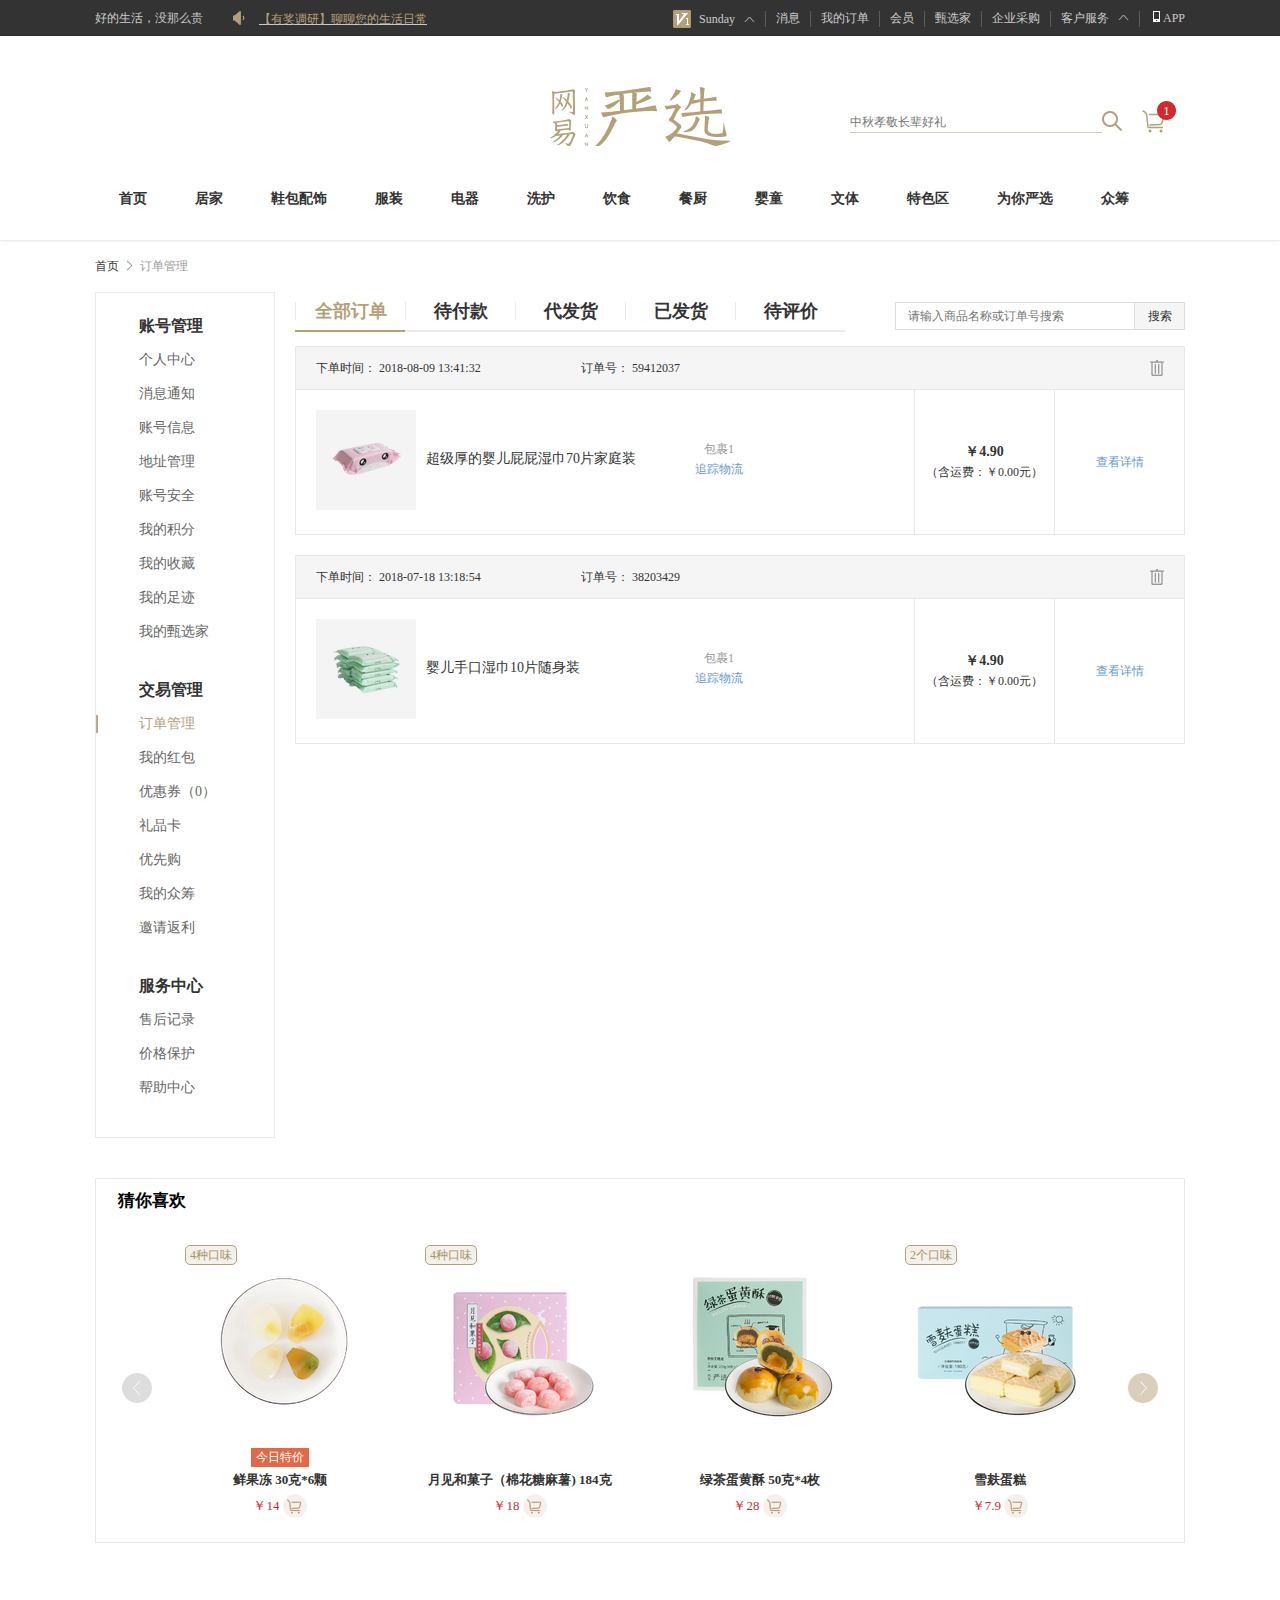
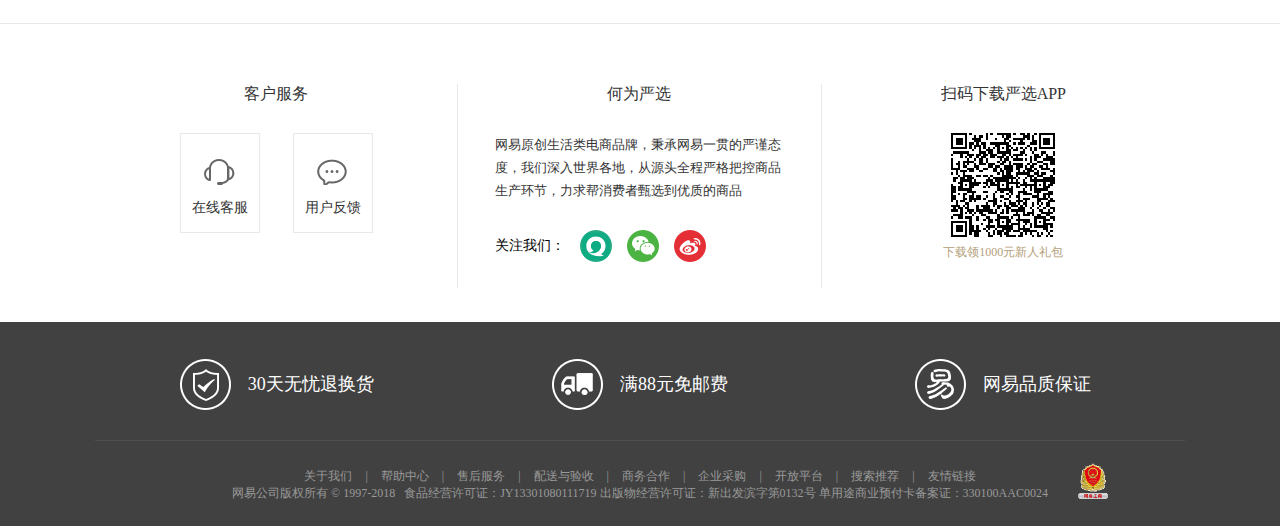
<file: html/order.html>
<!DOCTYPE html>
<html>
	<head>
		<meta charset="UTF-8">
		<link rel="stylesheet" href="../css/cssreset.css" />
		<link rel="stylesheet" href="../css/club.css" />
		<link rel="stylesheet" href="../css/order.css" />
		<link rel="shortcut icon" href="../img/favicon.ico" type="image/x-icon"/>
		<title>订单管理 - 网易严选</title>
	</head>
	<body>
		<header>
			<div class="Nav">
				<div class="Nav_1">
					<nav class="nav2">
						<span class="minilogo"></span>
						<ul>
							<li>
								<a href="../index.html" target="_blank">首页</a>
							</li>
							<li>
								<a href="details.html" target="_blank">居家</a>								
								<div class="nav_1" style="left: -205.5px;">
									<ul>
										<p>床品</p>
										<li>
											<a href="details.html" target="_blank">
												<img src="../img/chuang.png" style="width: 50px">
												<span>床品被套</span>
											</a>
										</li>
										<li>
											<a href="#">
												<img src="../img/chuang.png" style="width: 50px">
												<span>被枕</span>
											</a>
										</li>
									</ul>
									<ul>
										<p>床品</p>
										<li>
											<a href="#">
												<img src="../img/chuang.png" style="width: 50px">
												<span>床品被套</span>
											</a>
										</li>
										<li>
											<a href="#">
												<img src="../img/chuang.png" style="width: 50px">
												<span>床品被套</span>
											</a>
										</li>
									</ul>
									<ul>
										<p>床品</p>
										<li>
											<a href="#">
												<img src="../img/chuang.png" style="width: 50px">
												<span>床品被套</span>
											</a>
										</li>
										<li>
											<a href="#">
												<img src="../img/chuang.png" style="width: 50px">
												<span>床品被套</span>
											</a>
										</li>
									</ul>
									<ul>
										<p>床品</p>
										<li>
											<a href="#">
												<img src="../img/chuang.png" style="width: 50px">
												<span>床品被套</span>
											</a>
										</li>
										<li>
											<a href="#">
												<img src="../img/chuang.png" style="width: 50px">
												<span>床品被套</span>
											</a>
										</li>
									</ul>
								</div>
		                        <span></span>
							</li>
							<li>
								<a href="#">鞋包配饰</a>
								<span style="left: 39.5px;"></span>
								<div class="nav_1" style="left: -280.5px;">
									<ul>
										<p>床品</p>
										<li>
											<a href="#">
												<img src="../img/chuang.png" style="width: 50px">
												<span>床品被套</span>
											</a>
										</li>
										<li>
											<a href="#">
												<img src="../img/chuang.png" style="width: 50px">
												<span>床品被套</span>
											</a>
										</li>
									</ul>
									<ul>
										<p>床品</p>
										<li>
											<a href="#">
												<img src="../img/chuang.png" style="width: 50px">
												<span>床品被套</span>
											</a>
										</li>
										<li>
											<a href="#">
												<img src="../img/chuang.png" style="width: 50px">
												<span>床品被套</span>
											</a>
										</li>
									</ul>
									<ul>
										<p>床品</p>
										<li>
											<a href="#">
												<img src="../img/chuang.png" style="width: 50px">
												<span>床品被套</span>
											</a>
										</li>
										<li>
											<a href="#">
												<img src="../img/chuang.png" style="width: 50px">
												<span>床品被套</span>
											</a>
										</li>
									</ul>
									<ul>
										<p>床品</p>
										<li>
											<a href="#">
												<img src="../img/chuang.png" style="width: 50px">
												<span>床品被套</span>
											</a>
										</li>
										<li>
											<a href="#">
												<img src="../img/chuang.png" style="width: 50px">
												<span>床品被套</span>
											</a>
										</li>
									</ul>
								</div>
							</li>
							<li>
								<a href="#">服装</a>
								<span></span>
								<div class="nav_1" style="left: -280.5px;">
									<ul>
										<p>床品</p>
										<li>
											<a href="#">
												<img src="../img/chuang.png" style="width: 50px">
												<span>床品被套</span>
											</a>
										</li>
										<li>
											<a href="#">
												<img src="../img/chuang.png" style="width: 50px">
												<span>床品被套</span>
											</a>
										</li>
									</ul>
									<ul>
										<p>床品</p>
										<li>
											<a href="#">
												<img src="../img/chuang.png" style="width: 50px">
												<span>床品被套</span>
											</a>
										</li>
										<li>
											<a href="#">
												<img src="../img/chuang.png" style="width: 50px">
												<span>床品被套</span>
											</a>
										</li>
									</ul>
									<ul>
										<p>床品</p>
										<li>
											<a href="#">
												<img src="../img/chuang.png" style="width: 50px">
												<span>床品被套</span>
											</a>
										</li>
										<li>
											<a href="#">
												<img src="../img/chuang.png" style="width: 50px">
												<span>床品被套</span>
											</a>
										</li>
									</ul>
									<ul>
										<p>床品</p>
										<li>
											<a href="#">
												<img src="../img/chuang.png" style="width: 50px">
												<span>床品被套</span>
											</a>
										</li>
										<li>
											<a href="#">
												<img src="../img/chuang.png" style="width: 50px">
												<span>床品被套</span>
											</a>
										</li>
									</ul>
								</div>
							</li>
							<li>
								<a href="#">电器</a>
								<span></span>
								<div class="nav_1" style="left: -250.5px;">
									<ul>
										<p>床品</p>
										<li>
											<a href="#">
												<img src="../img/chuang.png" style="width: 50px">
												<span>床品被套</span>
											</a>
										</li>
										<li>
											<a href="#">
												<img src="../img/chuang.png" style="width: 50px">
												<span>床品被套</span>
											</a>
										</li>
									</ul>
									<ul>
										<p>床品</p>
										<li>
											<a href="#">
												<img src="../img/chuang.png" style="width: 50px">
												<span>床品被套</span>
											</a>
										</li>
										<li>
											<a href="#">
												<img src="../img/chuang.png" style="width: 50px">
												<span>床品被套</span>
											</a>
										</li>
									</ul>
									<ul>
										<p>床品</p>
										<li>
											<a href="#">
												<img src="../img/chuang.png" style="width: 50px">
												<span>床品被套</span>
											</a>
										</li>
										<li>
											<a href="#">
												<img src="../img/chuang.png" style="width: 50px">
												<span>床品被套</span>
											</a>
										</li>
									</ul>
									<ul>
										<p>床品</p>
										<li>
											<a href="#">
												<img src="../img/chuang.png" style="width: 50px">
												<span>床品被套</span>
											</a>
										</li>
										<li>
											<a href="#">
												<img src="../img/chuang.png" style="width: 50px">
												<span>床品被套</span>
											</a>
										</li>
									</ul>
								</div>
							</li>
							<li>
								<a href="#">洗护</a>
								<span></span>
								<div class="nav_1" style="left: -300px;">
									<ul>
										<p>床品</p>
										<li>
											<a href="#">
												<img src="../img/chuang.png" style="width: 50px">
												<span>床品被套</span>
											</a>
										</li>
										<li>
											<a href="#">
												<img src="../img/chuang.png" style="width: 50px">
												<span>床品被套</span>
											</a>
										</li>
									</ul>
									<ul>
										<p>床品</p>
										<li>
											<a href="#">
												<img src="../img/chuang.png" style="width: 50px">
												<span>床品被套</span>
											</a>
										</li>
										<li>
											<a href="#">
												<img src="../img/chuang.png" style="width: 50px">
												<span>床品被套</span>
											</a>
										</li>
									</ul>
									<ul>
										<p>床品</p>
										<li>
											<a href="#">
												<img src="../img/chuang.png" style="width: 50px">
												<span>床品被套</span>
											</a>
										</li>
										<li>
											<a href="#">
												<img src="../img/chuang.png" style="width: 50px">
												<span>床品被套</span>
											</a>
										</li>
									</ul>
									<ul>
										<p>床品</p>
										<li>
											<a href="#">
												<img src="../img/chuang.png" style="width: 50px">
												<span>床品被套</span>
											</a>
										</li>
										<li>
											<a href="#">
												<img src="../img/chuang.png" style="width: 50px">
												<span>床品被套</span>
											</a>
										</li>
									</ul>
								</div>
							</li>
							<li>
								<a href="#">饮食</a>
								<span></span>
								<div class="nav_1" style="left: -350px;">
									<ul>
										<p>床品</p>
										<li>
											<a href="#">
												<img src="../img/chuang.png" style="width: 50px">
												<span>床品被套</span>
											</a>
										</li>
										<li>
											<a href="#">
												<img src="../img/chuang.png" style="width: 50px">
												<span>床品被套</span>
											</a>
										</li>
									</ul>
									<ul>
										<p>床品</p>
										<li>
											<a href="#">
												<img src="../img/chuang.png" style="width: 50px">
												<span>床品被套</span>
											</a>
										</li>
										<li>
											<a href="#">
												<img src="../img/chuang.png" style="width: 50px">
												<span>床品被套</span>
											</a>
										</li>
									</ul>
									<ul>
										<p>床品</p>
										<li>
											<a href="#">
												<img src="../img/chuang.png" style="width: 50px">
												<span>床品被套</span>
											</a>
										</li>
										<li>
											<a href="#">
												<img src="../img/chuang.png" style="width: 50px">
												<span>床品被套</span>
											</a>
										</li>
									</ul>
									<ul>
										<p>床品</p>
										<li>
											<a href="#">
												<img src="../img/chuang.png" style="width: 50px">
												<span>床品被套</span>
											</a>
										</li>
										<li>
											<a href="#">
												<img src="../img/chuang.png" style="width: 50px">
												<span>床品被套</span>
											</a>
										</li>
									</ul>
								</div>
							</li>
							<li>
								<a href="#">餐厨</a>
								<span></span>
								<div class="nav_1" style="left: -350px;">
									<ul>
										<p>床品</p>
										<li>
											<a href="#">
												<img src="../img/chuang.png" style="width: 50px">
												<span>床品被套</span>
											</a>
										</li>
										<li>
											<a href="#">
												<img src="../img/chuang.png" style="width: 50px">
												<span>床品被套</span>
											</a>
										</li>
									</ul>
									<ul>
										<p>床品</p>
										<li>
											<a href="#">
												<img src="../img/chuang.png" style="width: 50px">
												<span>床品被套</span>
											</a>
										</li>
										<li>
											<a href="#">
												<img src="../img/chuang.png" style="width: 50px">
												<span>床品被套</span>
											</a>
										</li>
									</ul>
									<ul>
										<p>床品</p>
										<li>
											<a href="#">
												<img src="../img/chuang.png" style="width: 50px">
												<span>床品被套</span>
											</a>
										</li>
										<li>
											<a href="#">
												<img src="../img/chuang.png" style="width: 50px">
												<span>床品被套</span>
											</a>
										</li>
									</ul>
									<ul>
										<p>床品</p>
										<li>
											<a href="#">
												<img src="../img/chuang.png" style="width: 50px">
												<span>床品被套</span>
											</a>
										</li>
										<li>
											<a href="#">
												<img src="../img/chuang.png" style="width: 50px">
												<span>床品被套</span>
											</a>
										</li>
									</ul>
								</div>
							</li>
							<li>
								<a href="#">婴童</a>
								<span></span>
								<div class="nav_1" style="left: -340px;">
									<ul>
										<p>床品</p>
										<li>
											<a href="#">
												<img src="../img/chuang.png" style="width: 50px">
												<span>床品被套</span>
											</a>
										</li>
										<li>
											<a href="#">
												<img src="../img/chuang.png" style="width: 50px">
												<span>床品被套</span>
											</a>
										</li>
									</ul>
									<ul>
										<p>床品</p>
										<li>
											<a href="#">
												<img src="../img/chuang.png" style="width: 50px">
												<span>床品被套</span>
											</a>
										</li>
										<li>
											<a href="#">
												<img src="../img/chuang.png" style="width: 50px">
												<span>床品被套</span>
											</a>
										</li>
									</ul>
									<ul>
										<p>床品</p>
										<li>
											<a href="#">
												<img src="../img/chuang.png" style="width: 50px">
												<span>床品被套</span>
											</a>
										</li>
										<li>
											<a href="#">
												<img src="../img/chuang.png" style="width: 50px">
												<span>床品被套</span>
											</a>
										</li>
									</ul>
									<ul>
										<p>床品</p>
										<li>
											<a href="#">
												<img src="../img/chuang.png" style="width: 50px">
												<span>床品被套</span>
											</a>
										</li>
										<li>
											<a href="#">
												<img src="../img/chuang.png" style="width: 50px">
												<span>床品被套</span>
											</a>
										</li>
									</ul>
								</div>
							</li>
							<li>
								<a href="#">文体</a>
								<span></span>
								<div class="nav_1" style="left: -330px;">
									<ul>
										<p>床品</p>
										<li>
											<a href="#">
												<img src="../img/chuang.png" style="width: 50px">
												<span>床品被套</span>
											</a>
										</li>
										<li>
											<a href="#">
												<img src="../img/chuang.png" style="width: 50px">
												<span>床品被套</span>
											</a>
										</li>
									</ul>
									<ul>
										<p>床品</p>
										<li>
											<a href="#">
												<img src="../img/chuang.png" style="width: 50px">
												<span>床品被套</span>
											</a>
										</li>
										<li>
											<a href="#">
												<img src="../img/chuang.png" style="width: 50px">
												<span>床品被套</span>
											</a>
										</li>
									</ul>
									<ul>
										<p>床品</p>
										<li>
											<a href="#">
												<img src="../img/chuang.png" style="width: 50px">
												<span>床品被套</span>
											</a>
										</li>
										<li>
											<a href="#">
												<img src="../img/chuang.png" style="width: 50px">
												<span>床品被套</span>
											</a>
										</li>
									</ul>
									<ul>
										<p>床品</p>
										<li>
											<a href="#">
												<img src="../img/chuang.png" style="width: 50px">
												<span>床品被套</span>
											</a>
										</li>
										<li>
											<a href="#">
												<img src="../img/chuang.png" style="width: 50px">
												<span>床品被套</span>
											</a>
										</li>
									</ul>
								</div>
							</li>
							<li>
								<a href="#">特色区</a>
								<span></span>
								<div class="nav_1" style="left: -420px;">
									<ul>
										<p>床品</p>
										<li>
											<a href="#">
												<img src="../img/chuang.png" style="width: 50px">
												<span>床品被套</span>
											</a>
										</li>
										<li>
											<a href="#">
												<img src="../img/chuang.png" style="width: 50px">
												<span>床品被套</span>
											</a>
										</li>
									</ul>
									<ul>
										<p>床品</p>
										<li>
											<a href="#">
												<img src="../img/chuang.png" style="width: 50px">
												<span>床品被套</span>
											</a>
										</li>
										<li>
											<a href="#">
												<img src="../img/chuang.png" style="width: 50px">
												<span>床品被套</span>
											</a>
										</li>
									</ul>
									<ul>
										<p>床品</p>
										<li>
											<a href="#">
												<img src="../img/chuang.png" style="width: 50px">
												<span>床品被套</span>
											</a>
										</li>
										<li>
											<a href="#">
												<img src="../img/chuang.png" style="width: 50px">
												<span>床品被套</span>
											</a>
										</li>
									</ul>
									<ul>
										<p>床品</p>
										<li>
											<a href="#">
												<img src="../img/chuang.png" style="width: 50px">
												<span>床品被套</span>
											</a>
										</li>
										<li>
											<a href="#">
												<img src="../img/chuang.png" style="width: 50px">
												<span>床品被套</span>
											</a>
										</li>
									</ul>
								</div>
							</li>
						</ul>
					</nav>
					<span class="minisearch"></span>
					<a href="order.html" target="_blank"><span class="miniuser"></span></a>
					<a href="gouwuche.html" target="_blank">
						<span class="minishopcar">
							<span class="shopcarnum">1</span>
						</span>
					</a>					
					<div class="carthover2">
						<span class="triangle-b"></span>
						<span class="triangle-s"></span>
						<div class="product">
							<div class="prodpic">
								<a href="#">
									<img src="../img/cartpic-sm.png" />
								</a>
							</div>
							<div class="proddesc">
								<div class="left">
									<p class="desc">
										<a href="">婴儿手口湿巾80片家庭装</a>
									</p>
									<p class="subdesc">
										<span>
											<span>80片</span>
											<span>&nbsp;x&nbsp;</span>
										</span>
										<span>1</span>
									</p>
								</div>
								<div class="right">
									<span class="prodprice">￥9.9</span>
									<p class="dele"><span></span></p>
								</div>	
							</div>
						</div>
						<div class="cartsettle">
							<div class="left">
								<span class="sum">商品合计:</span>
								<span class="sumprice">￥9.9</span>
							</div>
							<div class="right">
								<a href="gouwuche.html" target="_blank">去购物车结算</a>
							</div>
						</div>
					</div>
				</div>
			</div>
			<div class="ctopbar">
				<div class="ctopbar-m">
					<div class="ctopbar-left">
						<a href="Brand.html" target="_blank">好的生活，没那么贵</a>
					</div>
					<div class="labalist">
						<div class="noticelunbo">
							<ul class="toplist" style="text-decoration: underline;">
								<li><a href="" >【有奖调研】聊聊您的生活日常</a></li>
								<li><a href="">【5折SALE】爆款内裤穿搭好物19.5...</a></li>
								<li><a href="">【严选x中行联名卡】达标领80元礼品卡></a></li>
								<li><a href="">【福利】下载严选APP，抢1元包邮团，领...</a></li>
								<li><a href="">【有奖调研】聊聊您的生活日常</a></li>
							</ul>
						</div>
					</div>
					<div class="ctopbar_right">
						<div class="member-hide">
							<a href="order.html" class="member">
								<span class="member-name" title="严选会员">Sunday</span>
								<span class="uptip"></span>
							</a>
							<div class="dropdown-menu member-none">
								<span class="triangle"></span>
								<a href="">优惠券</a>
								<a href="">礼品卡</a>
								<a href="">我的收藏</a>
								<a href="">我的积分</a>
								<a href="">邀请返利</a>
								<a href="">我的甄选家</a>
								<a href="">退出登录</a>
							</div>
						</div>					
						<a class="linkline" href="mymessage.html">消息</a>
						<a class="linkline" href="order.html" target="_blank">我的订单</a>
						<a class="linkline" href="memberClub.html" target="_blank">会员</a>
						<a class="linkline" href="select.html" target="_blank">甄选家</a>
						<a class="linkline" href="qiyecaigou.html" target="_blank">企业采购</a>
						<div class="client-ser-hide">
							<a class="client-ser">
								<span class="linkline">客户服务</span>
								<span class="uptip"></span>
							</a>
							<div class="dropdown-clientmenu member-none">
								<span class="triangle"></span>
								<a href="">在线客服</a>
								<a href="">帮助中心</a>
								<a href="">商务合作</a>
								<a href="">开放平台</a>
							</div>
						</div>
						<div class="APP-hide">
							<a class="APPma">
								<div class="app linkline">
									<span class="phone-icon"></span>
									<span>APP</span>	
								</div>		
							</a>
							<div class="appDropdown member-none">
								<span class="triangle"></span>
								<img src="../img/appma.png" width="117px"/>
								<p class="downloadgift">下载领1000元新人礼包</p>
							</div>
						</div>
					</div>
				</div>
			</div>
		    <div class="cnavbar">
				<div class="cnavbar-m">
					<a class="youicon" href="../index.html" target="_blank"></a>
					<div class="cartbox">
						<div class="shopcart">
							<a href="gouwuche.html" target="_blank">
								<span class="cart"></span>
								<span class="cartnum">1</span>
							</a>							
						</div>
						<div class="carthover">
							<span class="triangle-b"></span>
							<span class="triangle-s"></span>
							<div class="product">
								<div class="prodpic">
									<a href="#">
										<img src="../img/cartpic-sm.png" />
									</a>
								</div>
								<div class="proddesc">
									<div class="left">
										<p class="desc">
											<a href="">婴儿手口湿巾80片家庭装</a>
										</p>
										<p class="subdesc">
											<span>
												<span>80片</span>
												<span>&nbsp;x&nbsp;</span>
											</span>
											<span>1</span>
										</p>
									</div>
									<div class="right">
										<span class="prodprice">￥9.9</span>
										<p class="dele"><span></span></p>
									</div>	
								</div>
							</div>
							<div class="cartsettle">
								<div class="left">
									<span class="sum">商品合计:</span>
									<span class="sumprice">￥9.9</span>
								</div>
								<div class="right">
									<a href="gouwuche.html" target="_blank">去购物车结算</a>
								</div>
							</div>
						</div>
					</div>
					<div class="search">
						<div>
							<input class="searchInput" type="text" placeholder="中秋孝敬长辈好礼"/>
						</div>
						<div class="searchbtn"></div>
					</div>
					<nav class="nav1">
						<ul>
							<li>
								<a href="../index.html" target="_blank">首页</a>
							</li>
							<li>
								<a href="details.html" target="_blank">居家</a>								
								<div class="nav_1" style="left: -100.5px;">
									<ul>
										<p>床品</p>
										<li>
											<a href="#">
												<img src="../img/chuang.png" style="width: 50px">
												<span>床品被套</span>
											</a>
										</li>
										<li>
											<a href="#">
												<img src="../img/chuang.png" style="width: 50px">
												<span>被枕</span>
											</a>
										</li>
									</ul>
									<ul>
										<p>床品</p>
										<li>
											<a href="#">
												<img src="../img/chuang.png" style="width: 50px">
												<span>床品被套</span>
											</a>
										</li>
										<li>
											<a href="#">
												<img src="../img/chuang.png" style="width: 50px">
												<span>床品被套</span>
											</a>
										</li>
									</ul>
									<ul>
										<p>床品</p>
										<li>
											<a href="#">
												<img src="../img/chuang.png" style="width: 50px">
												<span>床品被套</span>
											</a>
										</li>
										<li>
											<a href="#">
												<img src="../img/chuang.png" style="width: 50px">
												<span>床品被套</span>
											</a>
										</li>
									</ul>
									<ul>
										<p>床品</p>
										<li>
											<a href="#">
												<img src="../img/chuang.png" style="width: 50px">
												<span>床品被套</span>
											</a>
										</li>
										<li>
											<a href="#">
												<img src="../img/chuang.png" style="width: 50px">
												<span>床品被套</span>
											</a>
										</li>
									</ul>
								</div>
                                <span></span>
							</li>
							<li>
								<a href="#">鞋包配饰</a>
								<span style="left: 39.5px;"></span>
								<div class="nav_1" style="left: -190.5px;">
									<ul>
										<p>床品</p>
										<li>
											<a href="#">
												<img src="../img/chuang.png" style="width: 50px">
												<span>床品被套</span>
											</a>
										</li>
										<li>
											<a href="#">
												<img src="../img/chuang.png" style="width: 50px">
												<span>床品被套</span>
											</a>
										</li>
									</ul>
									<ul>
										<p>床品</p>
										<li>
											<a href="#">
												<img src="../img/chuang.png" style="width: 50px">
												<span>床品被套</span>
											</a>
										</li>
										<li>
											<a href="#">
												<img src="../img/chuang.png" style="width: 50px">
												<span>床品被套</span>
											</a>
										</li>
									</ul>
									<ul>
										<p>床品</p>
										<li>
											<a href="#">
												<img src="../img/chuang.png" style="width: 50px">
												<span>床品被套</span>
											</a>
										</li>
										<li>
											<a href="#">
												<img src="../img/chuang.png" style="width: 50px">
												<span>床品被套</span>
											</a>
										</li>
									</ul>
									<ul>
										<p>床品</p>
										<li>
											<a href="#">
												<img src="../img/chuang.png" style="width: 50px">
												<span>床品被套</span>
											</a>
										</li>
										<li>
											<a href="#">
												<img src="../img/chuang.png" style="width: 50px">
												<span>床品被套</span>
											</a>
										</li>
									</ul>
								</div>
							</li>
							<li>
								<a href="#">服装</a>
								<span></span>
								<div class="nav_1" style="left: -280.5px;">
									<ul>
										<p>床品</p>
										<li>
											<a href="#">
												<img src="../img/chuang.png" style="width: 50px">
												<span>床品被套</span>
											</a>
										</li>
										<li>
											<a href="#">
												<img src="../img/chuang.png" style="width: 50px">
												<span>床品被套</span>
											</a>
										</li>
									</ul>
									<ul>
										<p>床品</p>
										<li>
											<a href="#">
												<img src="../img/chuang.png" style="width: 50px">
												<span>床品被套</span>
											</a>
										</li>
										<li>
											<a href="#">
												<img src="../img/chuang.png" style="width: 50px">
												<span>床品被套</span>
											</a>
										</li>
									</ul>
									<ul>
										<p>床品</p>
										<li>
											<a href="#">
												<img src="../img/chuang.png" style="width: 50px">
												<span>床品被套</span>
											</a>
										</li>
										<li>
											<a href="#">
												<img src="../img/chuang.png" style="width: 50px">
												<span>床品被套</span>
											</a>
										</li>
									</ul>
									<ul>
										<p>床品</p>
										<li>
											<a href="#">
												<img src="../img/chuang.png" style="width: 50px">
												<span>床品被套</span>
											</a>
										</li>
										<li>
											<a href="#">
												<img src="../img/chuang.png" style="width: 50px">
												<span>床品被套</span>
											</a>
										</li>
									</ul>
								</div>
							</li>
							<li>
								<a href="#">电器</a>
								<span></span>
								<div class="nav_1" style="left: -250.5px;">
									<ul>
										<p>床品</p>
										<li>
											<a href="#">
												<img src="../img/chuang.png" style="width: 50px">
												<span>床品被套</span>
											</a>
										</li>
										<li>
											<a href="#">
												<img src="../img/chuang.png" style="width: 50px">
												<span>床品被套</span>
											</a>
										</li>
									</ul>
									<ul>
										<p>床品</p>
										<li>
											<a href="#">
												<img src="../img/chuang.png" style="width: 50px">
												<span>床品被套</span>
											</a>
										</li>
										<li>
											<a href="#">
												<img src="../img/chuang.png" style="width: 50px">
												<span>床品被套</span>
											</a>
										</li>
									</ul>
									<ul>
										<p>床品</p>
										<li>
											<a href="#">
												<img src="../img/chuang.png" style="width: 50px">
												<span>床品被套</span>
											</a>
										</li>
										<li>
											<a href="#">
												<img src="../img/chuang.png" style="width: 50px">
												<span>床品被套</span>
											</a>
										</li>
									</ul>
									<ul>
										<p>床品</p>
										<li>
											<a href="#">
												<img src="../img/chuang.png" style="width: 50px">
												<span>床品被套</span>
											</a>
										</li>
										<li>
											<a href="#">
												<img src="../img/chuang.png" style="width: 50px">
												<span>床品被套</span>
											</a>
										</li>
									</ul>
								</div>
							</li>
							<li>
								<a href="#">洗护</a>
								<span></span>
								<div class="nav_1" style="left: -300px;">
									<ul>
										<p>床品</p>
										<li>
											<a href="#">
												<img src="../img/chuang.png" style="width: 50px">
												<span>床品被套</span>
											</a>
										</li>
										<li>
											<a href="#">
												<img src="../img/chuang.png" style="width: 50px">
												<span>床品被套</span>
											</a>
										</li>
									</ul>
									<ul>
										<p>床品</p>
										<li>
											<a href="#">
												<img src="../img/chuang.png" style="width: 50px">
												<span>床品被套</span>
											</a>
										</li>
										<li>
											<a href="#">
												<img src="../img/chuang.png" style="width: 50px">
												<span>床品被套</span>
											</a>
										</li>
									</ul>
									<ul>
										<p>床品</p>
										<li>
											<a href="#">
												<img src="../img/chuang.png" style="width: 50px">
												<span>床品被套</span>
											</a>
										</li>
										<li>
											<a href="#">
												<img src="../img/chuang.png" style="width: 50px">
												<span>床品被套</span>
											</a>
										</li>
									</ul>
									<ul>
										<p>床品</p>
										<li>
											<a href="#">
												<img src="../img/chuang.png" style="width: 50px">
												<span>床品被套</span>
											</a>
										</li>
										<li>
											<a href="#">
												<img src="../img/chuang.png" style="width: 50px">
												<span>床品被套</span>
											</a>
										</li>
									</ul>
								</div>
							</li>
							<li>
								<a href="#">饮食</a>
								<span></span>
								<div class="nav_1" style="left: -350px;">
									<ul>
										<p>床品</p>
										<li>
											<a href="#">
												<img src="../img/chuang.png" style="width: 50px">
												<span>床品被套</span>
											</a>
										</li>
										<li>
											<a href="#">
												<img src="../img/chuang.png" style="width: 50px">
												<span>床品被套</span>
											</a>
										</li>
									</ul>
									<ul>
										<p>床品</p>
										<li>
											<a href="#">
												<img src="../img/chuang.png" style="width: 50px">
												<span>床品被套</span>
											</a>
										</li>
										<li>
											<a href="#">
												<img src="../img/chuang.png" style="width: 50px">
												<span>床品被套</span>
											</a>
										</li>
									</ul>
									<ul>
										<p>床品</p>
										<li>
											<a href="#">
												<img src="../img/chuang.png" style="width: 50px">
												<span>床品被套</span>
											</a>
										</li>
										<li>
											<a href="#">
												<img src="../img/chuang.png" style="width: 50px">
												<span>床品被套</span>
											</a>
										</li>
									</ul>
									<ul>
										<p>床品</p>
										<li>
											<a href="#">
												<img src="../img/chuang.png" style="width: 50px">
												<span>床品被套</span>
											</a>
										</li>
										<li>
											<a href="#">
												<img src="../img/chuang.png" style="width: 50px">
												<span>床品被套</span>
											</a>
										</li>
									</ul>
								</div>
							</li>
							<li>
								<a href="#">餐厨</a>
								<span></span>
								<div class="nav_1" style="left: -350px;">
									<ul>
										<p>床品</p>
										<li>
											<a href="#">
												<img src="../img/chuang.png" style="width: 50px">
												<span>床品被套</span>
											</a>
										</li>
										<li>
											<a href="#">
												<img src="../img/chuang.png" style="width: 50px">
												<span>床品被套</span>
											</a>
										</li>
									</ul>
									<ul>
										<p>床品</p>
										<li>
											<a href="#">
												<img src="../img/chuang.png" style="width: 50px">
												<span>床品被套</span>
											</a>
										</li>
										<li>
											<a href="#">
												<img src="../img/chuang.png" style="width: 50px">
												<span>床品被套</span>
											</a>
										</li>
									</ul>
									<ul>
										<p>床品</p>
										<li>
											<a href="#">
												<img src="../img/chuang.png" style="width: 50px">
												<span>床品被套</span>
											</a>
										</li>
										<li>
											<a href="#">
												<img src="../img/chuang.png" style="width: 50px">
												<span>床品被套</span>
											</a>
										</li>
									</ul>
									<ul>
										<p>床品</p>
										<li>
											<a href="#">
												<img src="../img/chuang.png" style="width: 50px">
												<span>床品被套</span>
											</a>
										</li>
										<li>
											<a href="#">
												<img src="../img/chuang.png" style="width: 50px">
												<span>床品被套</span>
											</a>
										</li>
									</ul>
								</div>
							</li>
							<li>
								<a href="#">婴童</a>
								<span></span>
								<div class="nav_1" style="left: -340px;">
									<ul>
										<p>床品</p>
										<li>
											<a href="#">
												<img src="../img/chuang.png" style="width: 50px">
												<span>床品被套</span>
											</a>
										</li>
										<li>
											<a href="#">
												<img src="../img/chuang.png" style="width: 50px">
												<span>床品被套</span>
											</a>
										</li>
									</ul>
									<ul>
										<p>床品</p>
										<li>
											<a href="#">
												<img src="../img/chuang.png" style="width: 50px">
												<span>床品被套</span>
											</a>
										</li>
										<li>
											<a href="#">
												<img src="../img/chuang.png" style="width: 50px">
												<span>床品被套</span>
											</a>
										</li>
									</ul>
									<ul>
										<p>床品</p>
										<li>
											<a href="#">
												<img src="../img/chuang.png" style="width: 50px">
												<span>床品被套</span>
											</a>
										</li>
										<li>
											<a href="#">
												<img src="../img/chuang.png" style="width: 50px">
												<span>床品被套</span>
											</a>
										</li>
									</ul>
									<ul>
										<p>床品</p>
										<li>
											<a href="#">
												<img src="../img/chuang.png" style="width: 50px">
												<span>床品被套</span>
											</a>
										</li>
										<li>
											<a href="#">
												<img src="../img/chuang.png" style="width: 50px">
												<span>床品被套</span>
											</a>
										</li>
									</ul>
								</div>
							</li>
							<li>
								<a href="#">文体</a>
								<span></span>
								<div class="nav_1" style="left: -330px;">
									<ul>
										<p>床品</p>
										<li>
											<a href="#">
												<img src="../img/chuang.png" style="width: 50px">
												<span>床品被套</span>
											</a>
										</li>
										<li>
											<a href="#">
												<img src="../img/chuang.png" style="width: 50px">
												<span>床品被套</span>
											</a>
										</li>
									</ul>
									<ul>
										<p>床品</p>
										<li>
											<a href="#">
												<img src="../img/chuang.png" style="width: 50px">
												<span>床品被套</span>
											</a>
										</li>
										<li>
											<a href="#">
												<img src="../img/chuang.png" style="width: 50px">
												<span>床品被套</span>
											</a>
										</li>
									</ul>
									<ul>
										<p>床品</p>
										<li>
											<a href="#">
												<img src="../img/chuang.png" style="width: 50px">
												<span>床品被套</span>
											</a>
										</li>
										<li>
											<a href="#">
												<img src="../img/chuang.png" style="width: 50px">
												<span>床品被套</span>
											</a>
										</li>
									</ul>
									<ul>
										<p>床品</p>
										<li>
											<a href="#">
												<img src="../img/chuang.png" style="width: 50px">
												<span>床品被套</span>
											</a>
										</li>
										<li>
											<a href="#">
												<img src="../img/chuang.png" style="width: 50px">
												<span>床品被套</span>
											</a>
										</li>
									</ul>
								</div>
							</li>
							<li>
								<a href="#">特色区</a>
								<span></span>
								<div class="nav_1" style="left: -420px;">
									<ul>
										<p>床品</p>
										<li>
											<a href="#">
												<img src="../img/chuang.png" style="width: 50px">
												<span>床品被套</span>
											</a>
										</li>
										<li>
											<a href="#">
												<img src="../img/chuang.png" style="width: 50px">
												<span>床品被套</span>
											</a>
										</li>
									</ul>
									<ul>
										<p>床品</p>
										<li>
											<a href="#">
												<img src="../img/chuang.png" style="width: 50px">
												<span>床品被套</span>
											</a>
										</li>
										<li>
											<a href="#">
												<img src="../img/chuang.png" style="width: 50px">
												<span>床品被套</span>
											</a>
										</li>
									</ul>
									<ul>
										<p>床品</p>
										<li>
											<a href="#">
												<img src="../img/chuang.png" style="width: 50px">
												<span>床品被套</span>
											</a>
										</li>
										<li>
											<a href="#">
												<img src="../img/chuang.png" style="width: 50px">
												<span>床品被套</span>
											</a>
										</li>
									</ul>
									<ul>
										<p>床品</p>
										<li>
											<a href="#">
												<img src="../img/chuang.png" style="width: 50px">
												<span>床品被套</span>
											</a>
										</li>
										<li>
											<a href="#">
												<img src="../img/chuang.png" style="width: 50px">
												<span>床品被套</span>
											</a>
										</li>
									</ul>
								</div>
							</li>
							<li>
								<span class="nav-sblite"></span>
							</li>
							<li>
								<a href="weiniyanxuan.html" target="_blank">为你严选</a>
							</li>
							<li>
								<a href="#" class="a1">众筹</a>
							</li>
						</ul>
					</nav>
				</div>
			</div>
		</header>
		<section>
			<div class="orderbg-m">
				<div class="navindex">
					<a href="../index.html" target="_blank">首页</a>
					<span class="arrow-icon"></span>
					<span class="order-adm">订单管理</span>
				</div>
				<div class="sidebar">
					<div class="sideItem">
						<span class="topname">账号管理</span>
						<ul>
							<li><a href="javascript:;">个人中心</a></li>
							<li><a href="mymessage.html">消息通知</a></li>
							<li><a href="javascript:;">账号信息</a></li>
							<li><a href="javascript:;">地址管理</a></li>
							<li><a href="javascript:;">账号安全</a></li>
							<li><a href="javascript:;">我的积分</a></li>
							<li><a href="javascript:;">我的收藏</a></li>
							<li><a href="javascript:;">我的足迹</a></li>
							<li><a href="javascript:;">我的甄选家</a></li>
						</ul>
					</div>
					<div class="sideItem">
						<span class="topname">交易管理</span>
						<ul>
							<li class="current"><a href="#">订单管理</a></li>
							<li><a href="javascript:;">我的红包</a></li>
							<li><a href="javascript:;">优惠券（0）</a></li>
							<li><a href="javascript:;">礼品卡</a></li>
							<li><a href="javascript:;">优先购</a></li>
							<li><a href="javascript:;">我的众筹</a></li>
							<li><a href="javascript:;">邀请返利</a></li>
						</ul>
					</div>
					<div class="sideItem">
						<span class="topname">服务中心</span>
						<ul>
							<li><a href="javascript:;">售后记录</a></li>
							<li><a href="javascript:;">价格保护</a></li>
							<li><a href="javascript:;">帮助中心</a></li>
						</ul>
					</div>
				</div>
				<div class="maincontent">
					<div class="main-top">
						<div class="main-top-left">
							<ul>
								<li class="current"><a href="javascript:;">全部订单</a></li>
								<li><a href="javascript:;">待付款</a></li>
								<li><a href="javascript:;">代发货</a></li>
								<li><a href="javascript:;">已发货</a></li>
								<li><a href="javascript:;">待评价</a></li>
							</ul>
						</div>
						<div class="main-top-right">
							<input class="searchtext" type="text" placeholder="请输入商品名称或订单号搜索"/>
							<input class="ordersearchbtn" type="submit" value="搜索"/>
						</div>
					</div>
					<div class="orderbox">
						<div class="orderlist current">
							<div class="orderdetail">
								<table class="ordertable" border="" cellspacing="" cellpadding="">
									<tr class="firsthead">
										<th colspan="3">
											<span class="dealtime">
												<span>下单时间：</span>
												<span>2018-08-09 13:41:32</span>
											</span>
											<span class="number">
												<span>订单号：</span>
												<span>59412037</span>
											</span>
											<span class="deleteicon"></span>
										</th>
									</tr>
									<tr class="firstbody">
										<td>
											<div class="pic">
												<a href="#">
													<img src="../img/orderpic1.png"/>
												</a>
												<span>超级厚的婴儿屁屁湿巾70片家庭装</span>
											</div>
											<div class="packege">
												<div class="packege-m">
													<span>包裹1</span>
													<a href="">追踪物流</a>
												</div>
												
											</div>
											<div class="status"></div>
										</td>
										<td class="orderfee">
											<span class="price">￥4.90</span>
											<span class="fee">（含运费：￥0.00元）</span>
										</td>
										<td class="lookdetail">
											<a href="">查看详情</a>
										</td>
									</tr>
								</table>
							</div>
							<div class="orderdetail">
								<table class="ordertable" border="" cellspacing="" cellpadding="">
									<tr class="firsthead">
										<th colspan="3">
											<span class="dealtime">
												<span>下单时间：</span>
												<span>2018-07-18 13:18:54</span>
											</span>
											<span class="number">
												<span>订单号：</span>
												<span>38203429</span>
											</span>
											<span class="deleteicon"></span>
										</th>
									</tr>
									<tr class="firstbody">
										<td>
											<div class="pic">
												<a href="#">
													<img src="../img/orderpic2.png"/>
												</a>
												<span>婴儿手口湿巾10片随身装</span>
											</div>
											<div class="packege">
												<div class="packege-m">
													<span>包裹1</span>
													<a href="">追踪物流</a>
												</div>
												
											</div>
											<div class="status"></div>
										</td>
										<td class="orderfee">
											<span class="price">￥4.90</span>
											<span class="fee">（含运费：￥0.00元）</span>
										</td>
										<td class="lookdetail">
											<a href="">查看详情</a>
										</td>
									</tr>
								</table>
							</div>
						</div>
					    <div class="unpaied">
					    	<div class="icon-empty"></div>
					    	<div class="text-empty">当前无代付款订单</div>
					    </div>
					    <div class="undelivered">
					    	<div class="icon-empty"></div>
					    	<div class="text-empty">当前待发货订单</div>	
					    </div>
					    <div class="delivered">
					    	<div class="icon-empty"></div>
					    	<div class="text-empty">当前已发货订单</div>
					    </div>
					    <div class="uncomment">
					    	<div class="icon-empty"></div>
					    	<div class="text-empty">当前待评价订单</div>
					    </div>
					</div>
				</div>
				<div class="guess-youlike">
					<div class="guess-m">
						<div class="head">猜你喜欢</div>
						<div class="body">
							<div class="stickarrow arrowleft"></div>
							<div class="likecontainer">
								<ul>
									<li>
										<div class="top">
											<a href="">
												<img src="../img/likepic1.png"/>
												<div class="subtip">4种口味</div>
											</a>
										</div>
										<div class="bottom">
											<div class="activity">
												<span>今日特价</span>
											</div>
											<h4><a href="">鲜果冻 30克*6颗</a></h4>
											<p  class="price">
												<span>￥14</span>
												<a href=""></a>
											</p>
											
										</div>
									</li>
									<li>
										<div class="top">
											<a href="">
												<img src="../img/likepic2.png"/>
												<div class="subtip">4种口味</div>
											</a>
										</div>
										<div class="bottom">
											<div class="activity"></div>
											<h4><a href="">月见和菓子（棉花糖麻薯) 184克</a></h4>
											<p  class="price">
												<span>￥18</span>
												<a href=""></a>
											</p>
											
										</div>
									</li>
									<li>
										<div class="top">
											<a href="">
												<img src="../img/likepic3.png"/>
											</a>
										</div>
										<div class="bottom">
											<div class="activity"></div>
											<h4><a href="">绿茶蛋黄酥 50克*4枚</a></h4>
											<p  class="price">
												<span>￥28</span>
												<a href=""></a>
											</p>
											
										</div>
									</li>
									<li>
										<div class="top">
											<a href="">
												<img src="../img/likepic4.png"/>
												<div class="subtip">2个口味</div>
											</a>
										</div>
										<div class="bottom">
											<div class="activity"></div>
											<h4><a href="">雪麸蛋糕</a></h4>
											<p  class="price">
												<span>￥7.9</span>
												<a href=""></a>
											</p>
											
										</div>
									</li>
									<li>
										<div class="top">
											<a href="">
												<img src="../img/likepic5.png"/>
											</a>
										</div>
										<div class="bottom">
											<div class="activity"></div>
											<h4><a href="">6包/提 谷风一木 软抽面巾纸</a></h4>
											<p  class="price">
												<span>￥16.9</span>
												<a href=""></a>
											</p>
											
										</div>
									</li>
									<li>
										<div class="top">
											<a href="">
												<img src="../img/likepic6.png"/>
											</a>
										</div>
										<div class="bottom">
											<div class="activity">
												<span>爆品</span>
											</div>
											<h4><a href="">日式和风声波式电动牙刷 （可单买刷头）</a></h4>
											<p  class="price">
												<span>￥129</span>
												<a href=""></a>
											</p>
											
										</div>
									</li>
									<li>
										<div class="top">
											<a href="">
												<img src="../img/likepic7.png"/>
												<div class="subtip">8色可选</div>
											</a>
										</div>
										<div class="bottom">
											<div class="activity"></div>
											<h4><a href="">日式蓬软太鼓抱枕</a></h4>
											<p  class="price">
												<span>￥29</span>
												<a href=""></a>
											</p>
											
										</div>
									</li>
									<li>
										<div class="top">
											<a href="">
												<img src="../img/likepic8.png"/>
											</a>
										</div>
										<div class="bottom">
											<div class="activity"></div>
											<h4><a href="">懒人抹布</a></h4>
											<p  class="price">
												<span>￥13.99</span>
												<a href=""></a>
											</p>
											
										</div>
									</li>
								</ul>
							</div>
						    <div class="stickarrow arrowright"></div>
						</div>
					</div>
				</div>
			</div>	
		</section>
		<footer>
			<div class="foot">
				<div class="foot-m">
					<div class="top">
						<div class="left">
							<p>客户服务</p>
							<a class="online-ser" href="#">
								<span></span>
								<p>在线客服</p>
							</a>
							<a class="customer-reback" href="#">
								<span></span>
								<p>用户反馈</p>
							</a>
						</div>
						<div class="middle">
							<div class="mid-top">
								<p class="title">何为严选</p>
								<p class="desc">网易原创生活类电商品牌，秉承网易一贯的严谨态度，我们深入世界各地，从源头全程严格把控商品生产环节，力求帮消费者甄选到优质的商品</p>
							</div>
							<div class="mid-bot">
								<p class="focusus">关注我们：</p>
								<a href=""><span class="QQ"></span></a>
								<a href=""><span class="wechat"></span></a>
								<a href=""><span class="weibo"></span></a>
							</div>
						</div>
						<div class="right">
							<p class="focusus">扫码下载严选APP</p>
							<img src="../img/QRcode.png"/>
							<p class="downloadgift">下载领1000元新人礼包</p>
						</div>
					</div>	
				</div>	
				<div class="bottom">
					<div class="bottom-m">
						<ul class="foot-bot-top">
							<li>
								<span class="foot-icon1"></span>
								<span class="foot-ex">30天无忧退换货</span>
							</li>
							<li>
								<span class="foot-icon2"></span>
								<span class="foot-ex">满88元免邮费</span>
							</li>
							<li>
								<span class="foot-icon3"></span>
								<span class="foot-ex">网易品质保证</span>
							</li>
						</ul>
						<div class="foot-bot-bot">
							<div class="bot-links">
								<a href="">关于我们</a>
								<span>|</span>
								<a href="">帮助中心</a>
								<span>|</span>
								<a href="">售后服务</a>
								<span>|</span>
								<a href="">配送与验收</a>
								<span>|</span>
								<a href="">商务合作</a>
								<span>|</span>
								<a href="">企业采购</a>
								<span>|</span>
								<a href="">开放平台</a>
								<span>|</span>
								<a href="">搜索推荐</a>
								<span>|</span>
								<a href="">友情链接</a>
							</div>
							<p>网易公司版权所有&nbsp;&copy;&nbsp;1997-2018&nbsp;&nbsp;&nbsp;食品经营许可证：JY13301080111719 出版物经营许可证：新出发滨字第0132号 单用途商业预付卡备案证：330100AAC0024</p>
							<a href=""><img src="../img/police.gif" width="36px"/></a>
						</div>
					</div>					
				</div>
			</div>	
		</footer>

		<script type="text/javascript" src="../js/jquery-3.3.1.min.js" ></script>
		<script type="text/javascript" src="../js/order.js" ></script>
		<script type="text/javascript" src="../js/club.js" ></script>
	</body>
</html>
</file>
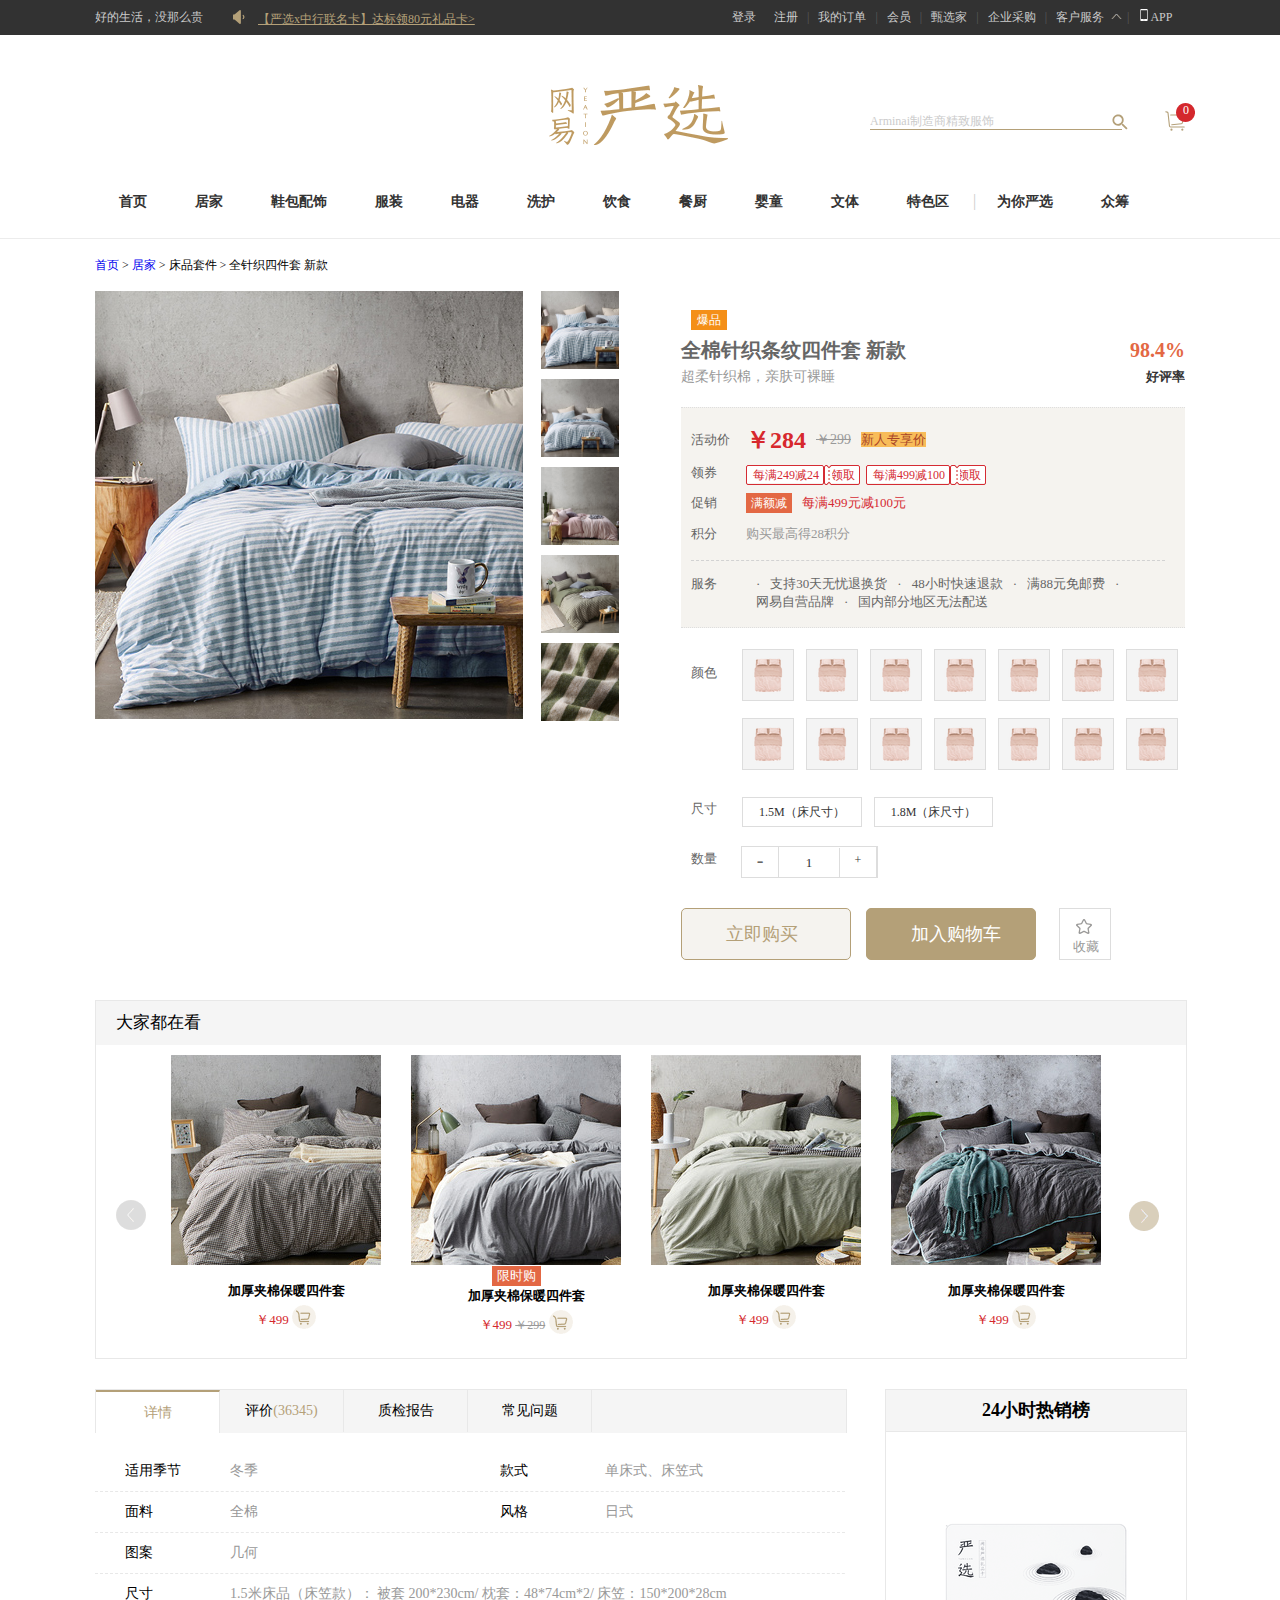
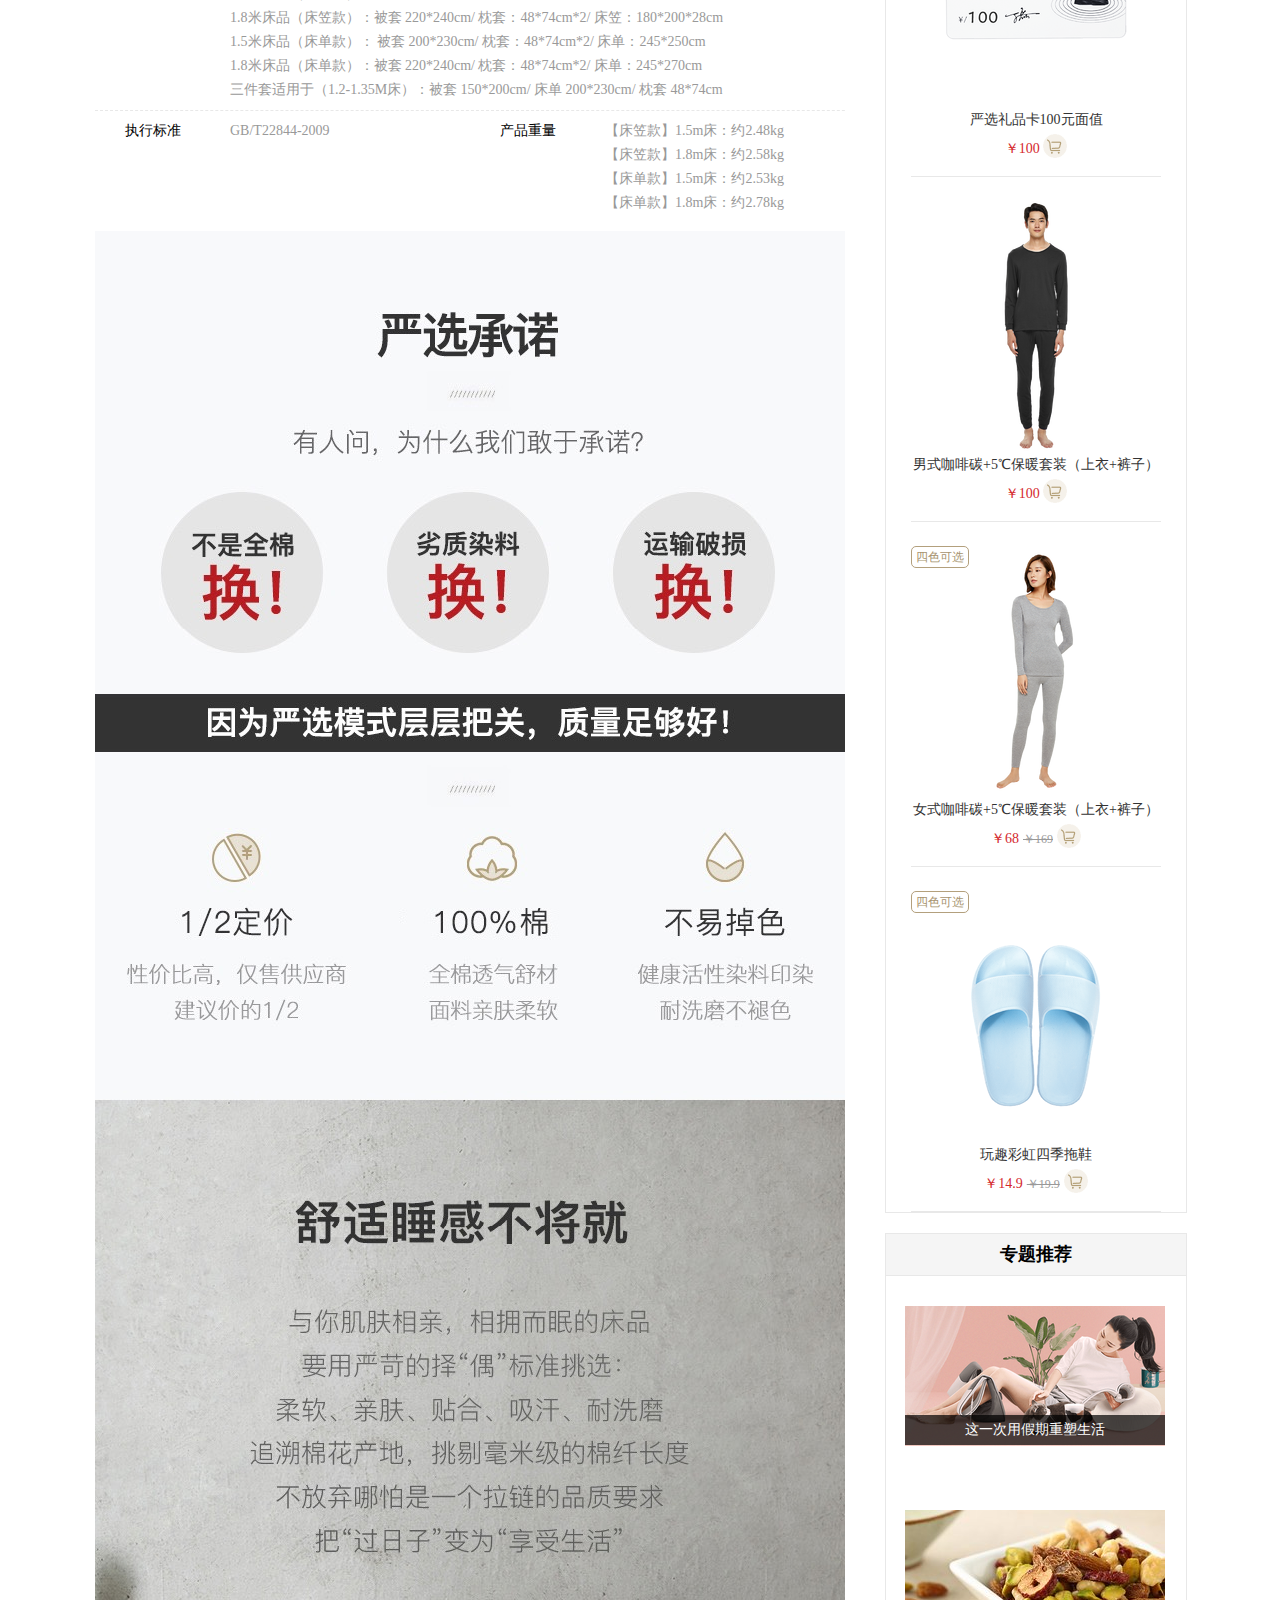
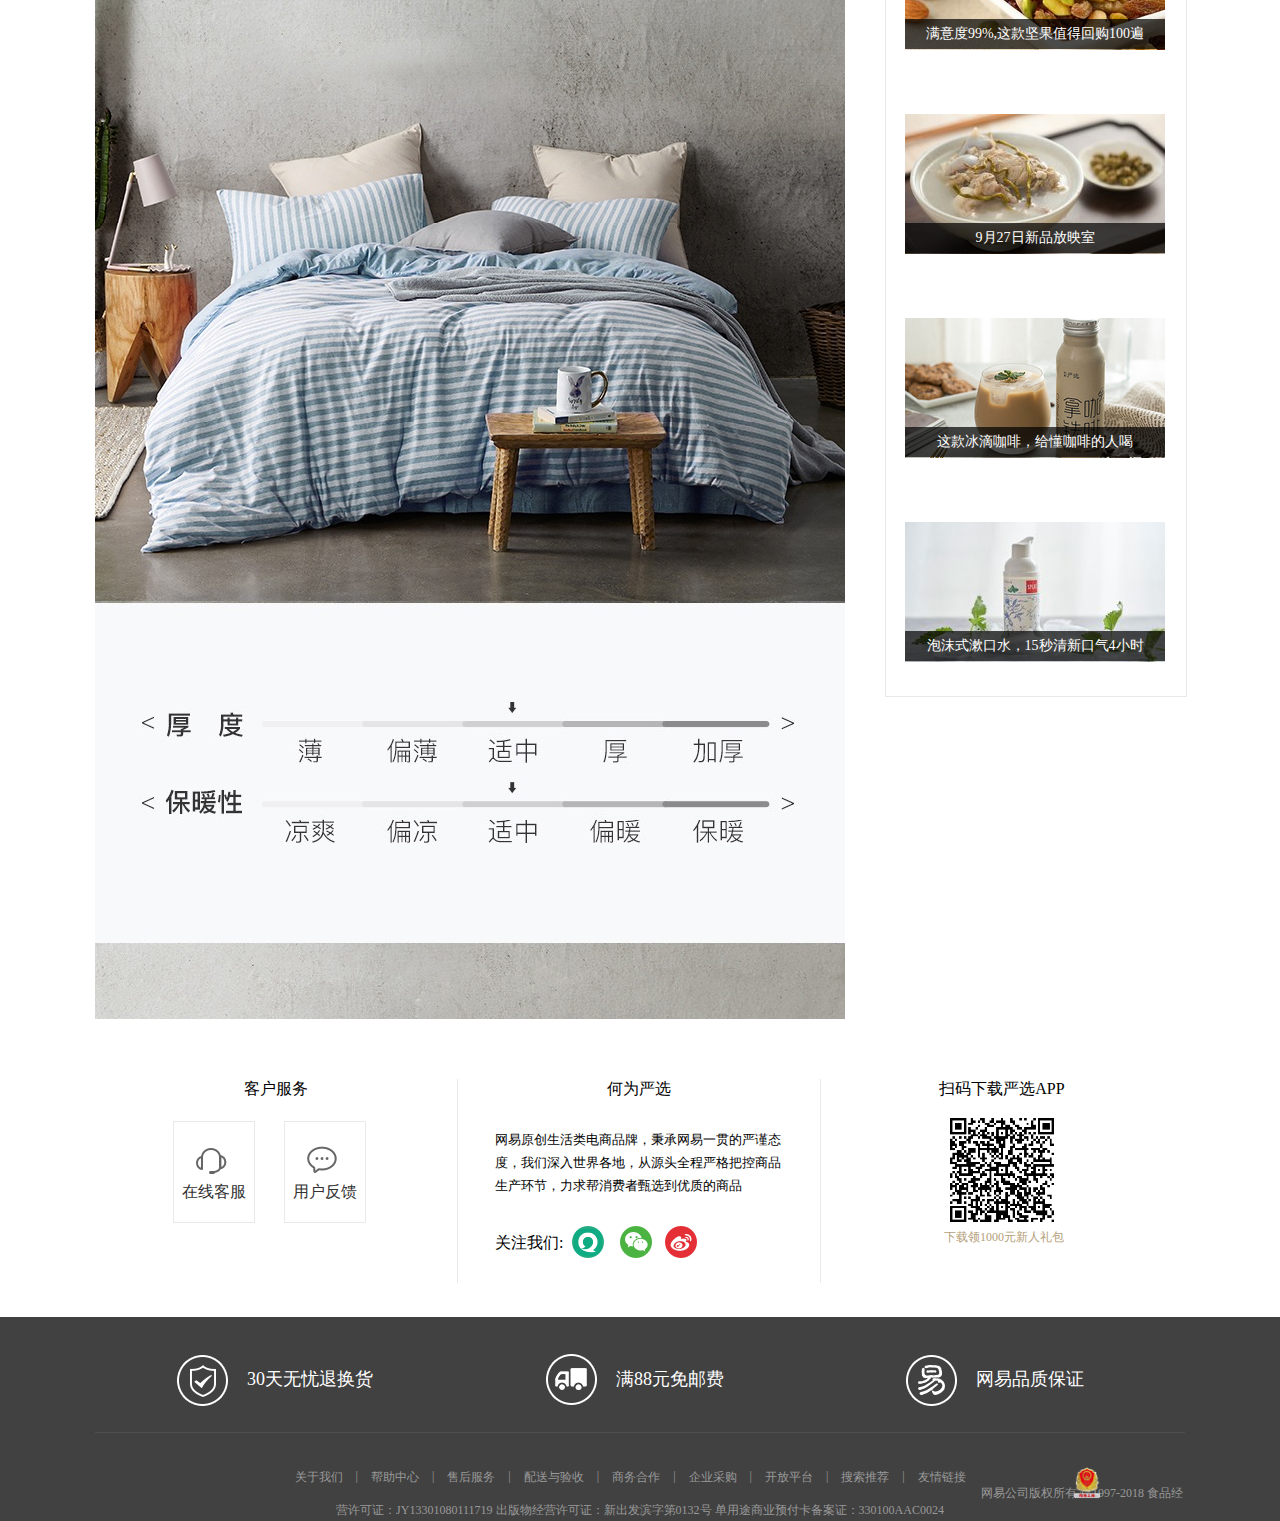
<file: html/Project.html>
<!DOCTYPE html>
<html>

<head>
	<meta charset="utf-8">
	<meta http-equiv="X-UA-Compatible" content="IE=edge">
	<title>全棉针织条纹四件套 新款 - 超柔针织棉，亲肤可裸睡 - 网易严选</title>
	<meta name="viewport" content="width=device-width, initial-scale=1">
	<style type="text/css">
	</style>
	<link rel="stylesheet" href="../css/index.css">
	<link rel="stylesheet" href="../css/project.css">
	<link rel="stylesheet" href="../css/cssreset.css">
	<link rel="shortcut icon" href="../img/favicon.ico" />
	<link rel="bookmark" href="../img/favicon.ico" />
</head>

<body>
	<div class="Nav">
		<div class="Nav_1">
			<nav class="nav2">
				<span class="minilogo"></span>
				<ul>
				<li class="li2">
					<a href="../index.html" target="_blank">首页</a>
				</li>
				<li>
					<a href="details.html" target="_blank">居家</a>
					<span></span>
					<div class="nav_1">
						<ul>
							<p>床品</p>
							<li>
								<a href="#">
									<img src="../img/chuang.png" style="width: 50px">
									<span>床品被套</span>
								</a>
							</li>
							<li>
								<a href="#">
									<img src="../img/chuang.png" style="width: 50px">
									<span>被枕</span>
								</a>
							</li>
						</ul>
						<ul>
							<p>床品</p>
							<li>
								<a href="#">
									<img src="../img/chuang.png" style="width: 50px">
									<span>床品被套</span>
								</a>
							</li>
							<li>
								<a href="#">
									<img src="../img/chuang.png" style="width: 50px">
									<span>床品被套</span>
								</a>
							</li>
						</ul>
						<ul>
							<p>床品</p>
							<li>
								<a href="#">
									<img src="../img/chuang.png" style="width: 50px">
									<span>床品被套</span>
								</a>
							</li>
							<li>
								<a href="#">
									<img src="../img/chuang.png" style="width: 50px">
									<span>床品被套</span>
								</a>
							</li>
						</ul>
						<ul>
							<p>床品</p>
							<li>
								<a href="#">
									<img src="../img/chuang.png" style="width: 50px">
									<span>床品被套</span>
								</a>
							</li>
							<li>
								<a href="#">
									<img src="../img/chuang.png" style="width: 50px">
									<span>床品被套</span>
								</a>
							</li>
						</ul>
					</div>
				</li>
				<li>
					<a href="#">鞋包配饰</a>
					<span></span>
					<div class="nav_1">
						<ul>
							<p>床品</p>
							<li>
								<a href="#">
									<img src="../img/chuang.png" style="width: 50px">
									<span>床品被套</span>
								</a>
							</li>
							<li>
								<a href="#">
									<img src="../img/chuang.png" style="width: 50px">
									<span>床品被套</span>
								</a>
							</li>
						</ul>
						<ul>
							<p>床品</p>
							<li>
								<a href="#">
									<img src="../img/chuang.png" style="width: 50px">
									<span>床品被套</span>
								</a>
							</li>
							<li>
								<a href="#">
									<img src="../img/chuang.png" style="width: 50px">
									<span>床品被套</span>
								</a>
							</li>
						</ul>
						<ul>
							<p>床品</p>
							<li>
								<a href="#">
									<img src="../img/chuang.png" style="width: 50px">
									<span>床品被套</span>
								</a>
							</li>
							<li>
								<a href="#">
									<img src="../img/chuang.png" style="width: 50px">
									<span>床品被套</span>
								</a>
							</li>
						</ul>
						<ul>
							<p>床品</p>
							<li>
								<a href="#">
									<img src="../img/chuang.png" style="width: 50px">
									<span>床品被套</span>
								</a>
							</li>
							<li>
								<a href="#">
									<img src="../img/chuang.png" style="width: 50px">
									<span>床品被套</span>
								</a>
							</li>
						</ul>
					</div>
				</li>
				<li>
					<a href="#">服装</a>
					<span></span>
					<div class="nav_1">
						<ul>
							<p>床品</p>
							<li>
								<a href="#">
									<img src="../img/chuang.png" style="width: 50px">
									<span>床品被套</span>
								</a>
							</li>
							<li>
								<a href="#">
									<img src="../img/chuang.png" style="width: 50px">
									<span>床品被套</span>
								</a>
							</li>
						</ul>
						<ul>
							<p>床品</p>
							<li>
								<a href="#">
									<img src="../img/chuang.png" style="width: 50px">
									<span>床品被套</span>
								</a>
							</li>
							<li>
								<a href="#">
									<img src="../img/chuang.png" style="width: 50px">
									<span>床品被套</span>
								</a>
							</li>
						</ul>
						<ul>
							<p>床品</p>
							<li>
								<a href="#">
									<img src="../img/chuang.png" style="width: 50px">
									<span>床品被套</span>
								</a>
							</li>
							<li>
								<a href="#">
									<img src="../img/chuang.png" style="width: 50px">
									<span>床品被套</span>
								</a>
							</li>
						</ul>
						<ul>
							<p>床品</p>
							<li>
								<a href="#">
									<img src="../img/chuang.png" style="width: 50px">
									<span>床品被套</span>
								</a>
							</li>
							<li>
								<a href="#">
									<img src="../img/chuang.png" style="width: 50px">
									<span>床品被套</span>
								</a>
							</li>
						</ul>
					</div>
				</li>
				<li>
					<a href="#">电器</a>
					<span></span>
					<div class="nav_1">
						<ul>
							<p>床品</p>
							<li>
								<a href="#">
									<img src="../img/chuang.png" style="width: 50px">
									<span>床品被套</span>
								</a>
							</li>
							<li>
								<a href="#">
									<img src="../img/chuang.png" style="width: 50px">
									<span>床品被套</span>
								</a>
							</li>
						</ul>
						<ul>
							<p>床品</p>
							<li>
								<a href="#">
									<img src="../img/chuang.png" style="width: 50px">
									<span>床品被套</span>
								</a>
							</li>
							<li>
								<a href="#">
									<img src="../img/chuang.png" style="width: 50px">
									<span>床品被套</span>
								</a>
							</li>
						</ul>
						<ul>
							<p>床品</p>
							<li>
								<a href="#">
									<img src="../img/chuang.png" style="width: 50px">
									<span>床品被套</span>
								</a>
							</li>
							<li>
								<a href="#">
									<img src="../img/chuang.png" style="width: 50px">
									<span>床品被套</span>
								</a>
							</li>
						</ul>
						<ul>
							<p>床品</p>
							<li>
								<a href="#">
									<img src="../img/chuang.png" style="width: 50px">
									<span>床品被套</span>
								</a>
							</li>
							<li>
								<a href="#">
									<img src="../img/chuang.png" style="width: 50px">
									<span>床品被套</span>
								</a>
							</li>
						</ul>
					</div>
				</li>
				<li>
					<a href="#">洗护</a>
					<span></span>
					<div class="nav_1">
						<ul>
							<p>床品</p>
							<li>
								<a href="#">
									<img src="../img/chuang.png" style="width: 50px">
									<span>床品被套</span>
								</a>
							</li>
							<li>
								<a href="#">
									<img src="../img/chuang.png" style="width: 50px">
									<span>床品被套</span>
								</a>
							</li>
						</ul>
						<ul>
							<p>床品</p>
							<li>
								<a href="#">
									<img src="../img/chuang.png" style="width: 50px">
									<span>床品被套</span>
								</a>
							</li>
							<li>
								<a href="#">
									<img src="../img/chuang.png" style="width: 50px">
									<span>床品被套</span>
								</a>
							</li>
						</ul>
						<ul>
							<p>床品</p>
							<li>
								<a href="#">
									<img src="../img/chuang.png" style="width: 50px">
									<span>床品被套</span>
								</a>
							</li>
							<li>
								<a href="#">
									<img src="../img/chuang.png" style="width: 50px">
									<span>床品被套</span>
								</a>
							</li>
						</ul>
						<ul>
							<p>床品</p>
							<li>
								<a href="#">
									<img src="../img/chuang.png" style="width: 50px">
									<span>床品被套</span>
								</a>
							</li>
							<li>
								<a href="#">
									<img src="../img/chuang.png" style="width: 50px">
									<span>床品被套</span>
								</a>
							</li>
						</ul>
					</div>
				</li>
				<li>
					<a href="#">饮食</a>
					<span></span>
					<div class="nav_1">
						<ul>
							<p>床品</p>
							<li>
								<a href="#">
									<img src="../img/chuang.png" style="width: 50px">
									<span>床品被套</span>
								</a>
							</li>
							<li>
								<a href="#">
									<img src="../img/chuang.png" style="width: 50px">
									<span>床品被套</span>
								</a>
							</li>
						</ul>
						<ul>
							<p>床品</p>
							<li>
								<a href="#">
									<img src="../img/chuang.png" style="width: 50px">
									<span>床品被套</span>
								</a>
							</li>
							<li>
								<a href="#">
									<img src="../img/chuang.png" style="width: 50px">
									<span>床品被套</span>
								</a>
							</li>
						</ul>
						<ul>
							<p>床品</p>
							<li>
								<a href="#">
									<img src="../img/chuang.png" style="width: 50px">
									<span>床品被套</span>
								</a>
							</li>
							<li>
								<a href="#">
									<img src="../img/chuang.png" style="width: 50px">
									<span>床品被套</span>
								</a>
							</li>
						</ul>
						<ul>
							<p>床品</p>
							<li>
								<a href="#">
									<img src="../img/chuang.png" style="width: 50px">
									<span>床品被套</span>
								</a>
							</li>
							<li>
								<a href="#">
									<img src="../img/chuang.png" style="width: 50px">
									<span>床品被套</span>
								</a>
							</li>
						</ul>
					</div>
				</li>
				<li>
					<a href="#">餐厨</a>
					<span></span>
					<div class="nav_1">
						<ul>
							<p>床品</p>
							<li>
								<a href="#">
									<img src="../img/chuang.png" style="width: 50px">
									<span>床品被套</span>
								</a>
							</li>
							<li>
								<a href="#">
									<img src="../img/chuang.png" style="width: 50px">
									<span>床品被套</span>
								</a>
							</li>
						</ul>
						<ul>
							<p>床品</p>
							<li>
								<a href="#">
									<img src="../img/chuang.png" style="width: 50px">
									<span>床品被套</span>
								</a>
							</li>
							<li>
								<a href="#">
									<img src="../img/chuang.png" style="width: 50px">
									<span>床品被套</span>
								</a>
							</li>
						</ul>
						<ul>
							<p>床品</p>
							<li>
								<a href="#">
									<img src="../img/chuang.png" style="width: 50px">
									<span>床品被套</span>
								</a>
							</li>
							<li>
								<a href="#">
									<img src="../img/chuang.png" style="width: 50px">
									<span>床品被套</span>
								</a>
							</li>
						</ul>
						<ul>
							<p>床品</p>
							<li>
								<a href="#">
									<img src="../img/chuang.png" style="width: 50px">
									<span>床品被套</span>
								</a>
							</li>
							<li>
								<a href="#">
									<img src="../img/chuang.png" style="width: 50px">
									<span>床品被套</span>
								</a>
							</li>
						</ul>
					</div>
				</li>
				<li>
					<a href="#">婴童</a>
					<span></span>
					<div class="nav_1">
						<ul>
							<p>床品</p>
							<li>
								<a href="#">
									<img src="../img/chuang.png" style="width: 50px">
									<span>床品被套</span>
								</a>
							</li>
							<li>
								<a href="#">
									<img src="../img/chuang.png" style="width: 50px">
									<span>床品被套</span>
								</a>
							</li>
						</ul>
						<ul>
							<p>床品</p>
							<li>
								<a href="#">
									<img src="../img/chuang.png" style="width: 50px">
									<span>床品被套</span>
								</a>
							</li>
							<li>
								<a href="#">
									<img src="../img/chuang.png" style="width: 50px">
									<span>床品被套</span>
								</a>
							</li>
						</ul>
						<ul>
							<p>床品</p>
							<li>
								<a href="#">
									<img src="../img/chuang.png" style="width: 50px">
									<span>床品被套</span>
								</a>
							</li>
							<li>
								<a href="#">
									<img src="../img/chuang.png" style="width: 50px">
									<span>床品被套</span>
								</a>
							</li>
						</ul>
						<ul>
							<p>床品</p>
							<li>
								<a href="#">
									<img src="../img/chuang.png" style="width: 50px">
									<span>床品被套</span>
								</a>
							</li>
							<li>
								<a href="#">
									<img src="../img/chuang.png" style="width: 50px">
									<span>床品被套</span>
								</a>
							</li>
						</ul>
					</div>
				</li>
				<li>
					<a href="#">文体</a>
					<span></span>
					<div class="nav_1">
						<ul>
							<p>床品</p>
							<li>
								<a href="#">
									<img src="../img/chuang.png" style="width: 50px">
									<span>床品被套</span>
								</a>
							</li>
							<li>
								<a href="#">
									<img src="../img/chuang.png" style="width: 50px">
									<span>床品被套</span>
								</a>
							</li>
						</ul>
						<ul>
							<p>床品</p>
							<li>
								<a href="#">
									<img src="../img/chuang.png" style="width: 50px">
									<span>床品被套</span>
								</a>
							</li>
							<li>
								<a href="#">
									<img src="../img/chuang.png" style="width: 50px">
									<span>床品被套</span>
								</a>
							</li>
						</ul>
						<ul>
							<p>床品</p>
							<li>
								<a href="#">
									<img src="../img/chuang.png" style="width: 50px">
									<span>床品被套</span>
								</a>
							</li>
							<li>
								<a href="#">
									<img src="../img/chuang.png" style="width: 50px">
									<span>床品被套</span>
								</a>
							</li>
						</ul>
						<ul>
							<p>床品</p>
							<li>
								<a href="#">
									<img src="../img/chuang.png" style="width: 50px">
									<span>床品被套</span>
								</a>
							</li>
							<li>
								<a href="#">
									<img src="../img/chuang.png" style="width: 50px">
									<span>床品被套</span>
								</a>
							</li>
						</ul>
					</div>
				</li>
				<li>
					<a href="#">特色区</a>
					<span></span>
					<div class="nav_1">
						<ul>
							<p>床品</p>
							<li>
								<a href="#">
									<img src="../img/chuang.png" style="width: 50px">
									<span>床品被套</span>
								</a>
							</li>
							<li>
								<a href="#">
									<img src="../img/chuang.png" style="width: 50px">
									<span>床品被套</span>
								</a>
							</li>
						</ul>
						<ul>
							<p>床品</p>
							<li>
								<a href="#">
									<img src="../img/chuang.png" style="width: 50px">
									<span>床品被套</span>
								</a>
							</li>
							<li>
								<a href="#">
									<img src="../img/chuang.png" style="width: 50px">
									<span>床品被套</span>
								</a>
							</li>
						</ul>
						<ul>
							<p>床品</p>
							<li>
								<a href="#">
									<img src="../img/chuang.png" style="width: 50px">
									<span>床品被套</span>
								</a>
							</li>
							<li>
								<a href="#">
									<img src="../img/chuang.png" style="width: 50px">
									<span>床品被套</span>
								</a>
							</li>
						</ul>
						<ul>
							<p>床品</p>
							<li>
								<a href="#">
									<img src="../img/chuang.png" style="width: 50px">
									<span>床品被套</span>
								</a>
							</li>
							<li>
								<a href="#">
									<img src="../img/chuang.png" style="width: 50px">
									<span>床品被套</span>
								</a>
							</li>
						</ul>
					</div>
				</li>

			</ul>
			</nav>
			<span class="minisearch"></span>
			<a href="mymessage.html" target="_blank"><span class="miniuser"></span></a>			
			<a href="gouwuche.html" target="_blank">
				<span class="minishopcar">
					<span class="shopcarnum">0</span>
				</span>
			</a>
			
		</div>
	</div>
	<div class="Nav2">
		<div class="Nav2_1">
				<div class="navbar">
						<ul>
							<li class="current">详情</li>
							<li>评价<span>(36345)</span></li>
							<li>质检报告</li>
							<li class="last">常见问题</li>
						</ul>
						<a href="#" class="btn">
							<span>加入购物车</span>
						</a>
						<span class="minishopcar">
							<span class="shopcarnum">0</span>
						</span>
					</div>	
		
		</div>
	</div>
	<header>
		<div id="head">
			<svg class="icon" aria-hidden="true">
				<use xlink:href="#icon-daoju"></use>
			</svg>
			<span class="top_l">
				<a href="Brand.html" target="_blank">好的生活，没那么贵</a>
			</span>
			<span class="top_m"><span></span>
			<div class="scroll">
					<a>【严选x中行联名卡】达标领80元礼品卡></a>
					<a>【福利】下载严选APP，抢1元包邮团，领...</a>
					<a>【严选x中行联名卡】达标领80元礼品卡></a>
				</div>
		</span>
			<div class="top_r">
				<span class="one">登录</span>
				<span>注册</span>
				<span class="ver">|</span>
				<span><a href="order.html" target="_blank">我的订单</a></span>
				<span class="ver">|</span>
				<span><a href="memberClub.html" target="_blank">会员</a></span>
				<span class="ver">|</span>
				<span><a href="select.html" target="_blank">甄选家</a></span>
				<span class="ver">|</span>
				<span><a href="qiyecaigou.html" target="_blank">企业采购</a></span>
				<span class="ver">|</span>
			 	<span id="serve">客户服务                    
                    <span class="tap"></span>
                    <div class="xs-nav">
                        <span class="sjx"></span>
                        <ul>
                            <li>在线服务</li>
                            <li>帮助中心</li>
                            <li>商务合作</li>
                            <li class="no">开放平台</li>
                        </ul>
                    </div>
                </span>
				<span class="ver">|</span>
				<span>
					<img src="../img/phone.png">APP</span>
			</div>
		</div>
	</header>
	<div class="hbody">
		<h1>
			<span class="logo"></span>
		</h1>
		<p class="search">
			<input type="text" name="" placeholder="Arminai制造商精致服饰">
			<span>
				<img src="../img/millor.png" id="large">
			</span>
			<a href="gouwuche.html" target="_blank">
				<span>
					<img src="../img/shopcar.png" id="shopcar">
					<span class="shopcarnum2">0</span>
				</span>
			</a>
		</p>
		<nav class="nav1">
			<ul>
				<li class="li1">
					<a href="../index.html" target="_blank">首页</a>
				</li>
				<li>
					<a href="details.html" target="_blank">居家</a>
					<span></span>
					<div class="nav_1">
						<ul>
							<p>床品</p>
							<li>
								<a href="#">
									<img src="../img/chuang.png" style="width: 50px">
									<span>床品被套</span>
								</a>
							</li>
							<li>
								<a href="#">
									<img src="../img/chuang.png" style="width: 50px">
									<span>被枕</span>
								</a>
							</li>
						</ul>
						<ul>
							<p>床品</p>
							<li>
								<a href="#">
									<img src="../img/chuang.png" style="width: 50px">
									<span>床品被套</span>
								</a>
							</li>
							<li>
								<a href="#">
									<img src="../img/chuang.png" style="width: 50px">
									<span>床品被套</span>
								</a>
							</li>
						</ul>
						<ul>
							<p>床品</p>
							<li>
								<a href="#">
									<img src="../img/chuang.png" style="width: 50px">
									<span>床品被套</span>
								</a>
							</li>
							<li>
								<a href="#">
									<img src="../img/chuang.png" style="width: 50px">
									<span>床品被套</span>
								</a>
							</li>
						</ul>
						<ul>
							<p>床品</p>
							<li>
								<a href="#">
									<img src="../img/chuang.png" style="width: 50px">
									<span>床品被套</span>
								</a>
							</li>
							<li>
								<a href="#">
									<img src="../img/chuang.png" style="width: 50px">
									<span>床品被套</span>
								</a>
							</li>
						</ul>
					</div>
				</li>
				<li>
					<a href="#">鞋包配饰</a>
					<span></span>
					<div class="nav_1">
						<ul>
							<p>床品</p>
							<li>
								<a href="#">
									<img src="../img/chuang.png" style="width: 50px">
									<span>床品被套</span>
								</a>
							</li>
							<li>
								<a href="#">
									<img src="../img/chuang.png" style="width: 50px">
									<span>床品被套</span>
								</a>
							</li>
						</ul>
						<ul>
							<p>床品</p>
							<li>
								<a href="#">
									<img src="../img/chuang.png" style="width: 50px">
									<span>床品被套</span>
								</a>
							</li>
							<li>
								<a href="#">
									<img src="../img/chuang.png" style="width: 50px">
									<span>床品被套</span>
								</a>
							</li>
						</ul>
						<ul>
							<p>床品</p>
							<li>
								<a href="#">
									<img src="../img/chuang.png" style="width: 50px">
									<span>床品被套</span>
								</a>
							</li>
							<li>
								<a href="#">
									<img src="../img/chuang.png" style="width: 50px">
									<span>床品被套</span>
								</a>
							</li>
						</ul>
						<ul>
							<p>床品</p>
							<li>
								<a href="#">
									<img src="../img/chuang.png" style="width: 50px">
									<span>床品被套</span>
								</a>
							</li>
							<li>
								<a href="#">
									<img src="../img/chuang.png" style="width: 50px">
									<span>床品被套</span>
								</a>
							</li>
						</ul>
					</div>
				</li>
				<li>
					<a href="#">服装</a>
					<span></span>
					<div class="nav_1">
						<ul>
							<p>床品</p>
							<li>
								<a href="#">
									<img src="../img/chuang.png" style="width: 50px">
									<span>床品被套</span>
								</a>
							</li>
							<li>
								<a href="#">
									<img src="../img/chuang.png" style="width: 50px">
									<span>床品被套</span>
								</a>
							</li>
						</ul>
						<ul>
							<p>床品</p>
							<li>
								<a href="#">
									<img src="../img/chuang.png" style="width: 50px">
									<span>床品被套</span>
								</a>
							</li>
							<li>
								<a href="#">
									<img src="../img/chuang.png" style="width: 50px">
									<span>床品被套</span>
								</a>
							</li>
						</ul>
						<ul>
							<p>床品</p>
							<li>
								<a href="#">
									<img src="../img/chuang.png" style="width: 50px">
									<span>床品被套</span>
								</a>
							</li>
							<li>
								<a href="#">
									<img src="../img/chuang.png" style="width: 50px">
									<span>床品被套</span>
								</a>
							</li>
						</ul>
						<ul>
							<p>床品</p>
							<li>
								<a href="#">
									<img src="../img/chuang.png" style="width: 50px">
									<span>床品被套</span>
								</a>
							</li>
							<li>
								<a href="#">
									<img src="../img/chuang.png" style="width: 50px">
									<span>床品被套</span>
								</a>
							</li>
						</ul>
					</div>
				</li>
				<li>
					<a href="#">电器</a>
					<span></span>
					<div class="nav_1">
						<ul>
							<p>床品</p>
							<li>
								<a href="#">
									<img src="../img/chuang.png" style="width: 50px">
									<span>床品被套</span>
								</a>
							</li>
							<li>
								<a href="#">
									<img src="../img/chuang.png" style="width: 50px">
									<span>床品被套</span>
								</a>
							</li>
						</ul>
						<ul>
							<p>床品</p>
							<li>
								<a href="#">
									<img src="../img/chuang.png" style="width: 50px">
									<span>床品被套</span>
								</a>
							</li>
							<li>
								<a href="#">
									<img src="../img/chuang.png" style="width: 50px">
									<span>床品被套</span>
								</a>
							</li>
						</ul>
						<ul>
							<p>床品</p>
							<li>
								<a href="#">
									<img src="../img/chuang.png" style="width: 50px">
									<span>床品被套</span>
								</a>
							</li>
							<li>
								<a href="#">
									<img src="../img/chuang.png" style="width: 50px">
									<span>床品被套</span>
								</a>
							</li>
						</ul>
						<ul>
							<p>床品</p>
							<li>
								<a href="#">
									<img src="../img/chuang.png" style="width: 50px">
									<span>床品被套</span>
								</a>
							</li>
							<li>
								<a href="#">
									<img src="../img/chuang.png" style="width: 50px">
									<span>床品被套</span>
								</a>
							</li>
						</ul>
					</div>
				</li>
				<li>
					<a href="#">洗护</a>
					<span></span>
					<div class="nav_1">
						<ul>
							<p>床品</p>
							<li>
								<a href="#">
									<img src="../img/chuang.png" style="width: 50px">
									<span>床品被套</span>
								</a>
							</li>
							<li>
								<a href="#">
									<img src="../img/chuang.png" style="width: 50px">
									<span>床品被套</span>
								</a>
							</li>
						</ul>
						<ul>
							<p>床品</p>
							<li>
								<a href="#">
									<img src="../img/chuang.png" style="width: 50px">
									<span>床品被套</span>
								</a>
							</li>
							<li>
								<a href="#">
									<img src="../img/chuang.png" style="width: 50px">
									<span>床品被套</span>
								</a>
							</li>
						</ul>
						<ul>
							<p>床品</p>
							<li>
								<a href="#">
									<img src="../img/chuang.png" style="width: 50px">
									<span>床品被套</span>
								</a>
							</li>
							<li>
								<a href="#">
									<img src="../img/chuang.png" style="width: 50px">
									<span>床品被套</span>
								</a>
							</li>
						</ul>
						<ul>
							<p>床品</p>
							<li>
								<a href="#">
									<img src="../img/chuang.png" style="width: 50px">
									<span>床品被套</span>
								</a>
							</li>
							<li>
								<a href="#">
									<img src="../img/chuang.png" style="width: 50px">
									<span>床品被套</span>
								</a>
							</li>
						</ul>
					</div>
				</li>
				<li>
					<a href="#">饮食</a>
					<span></span>
					<div class="nav_1">
						<ul>
							<p>床品</p>
							<li>
								<a href="#">
									<img src="../img/chuang.png" style="width: 50px">
									<span>床品被套</span>
								</a>
							</li>
							<li>
								<a href="#">
									<img src="../img/chuang.png" style="width: 50px">
									<span>床品被套</span>
								</a>
							</li>
						</ul>
						<ul>
							<p>床品</p>
							<li>
								<a href="#">
									<img src="../img/chuang.png" style="width: 50px">
									<span>床品被套</span>
								</a>
							</li>
							<li>
								<a href="#">
									<img src="../img/chuang.png" style="width: 50px">
									<span>床品被套</span>
								</a>
							</li>
						</ul>
						<ul>
							<p>床品</p>
							<li>
								<a href="#">
									<img src="../img/chuang.png" style="width: 50px">
									<span>床品被套</span>
								</a>
							</li>
							<li>
								<a href="#">
									<img src="../img/chuang.png" style="width: 50px">
									<span>床品被套</span>
								</a>
							</li>
						</ul>
						<ul>
							<p>床品</p>
							<li>
								<a href="#">
									<img src="../img/chuang.png" style="width: 50px">
									<span>床品被套</span>
								</a>
							</li>
							<li>
								<a href="#">
									<img src="../img/chuang.png" style="width: 50px">
									<span>床品被套</span>
								</a>
							</li>
						</ul>
					</div>
				</li>
				<li>
					<a href="#">餐厨</a>
					<span></span>
					<div class="nav_1">
						<ul>
							<p>床品</p>
							<li>
								<a href="#">
									<img src="../img/chuang.png" style="width: 50px">
									<span>床品被套</span>
								</a>
							</li>
							<li>
								<a href="#">
									<img src="../img/chuang.png" style="width: 50px">
									<span>床品被套</span>
								</a>
							</li>
						</ul>
						<ul>
							<p>床品</p>
							<li>
								<a href="#">
									<img src="../img/chuang.png" style="width: 50px">
									<span>床品被套</span>
								</a>
							</li>
							<li>
								<a href="#">
									<img src="../img/chuang.png" style="width: 50px">
									<span>床品被套</span>
								</a>
							</li>
						</ul>
						<ul>
							<p>床品</p>
							<li>
								<a href="#">
									<img src="../img/chuang.png" style="width: 50px">
									<span>床品被套</span>
								</a>
							</li>
							<li>
								<a href="#">
									<img src="../img/chuang.png" style="width: 50px">
									<span>床品被套</span>
								</a>
							</li>
						</ul>
						<ul>
							<p>床品</p>
							<li>
								<a href="#">
									<img src="../img/chuang.png" style="width: 50px">
									<span>床品被套</span>
								</a>
							</li>
							<li>
								<a href="#">
									<img src="../img/chuang.png" style="width: 50px">
									<span>床品被套</span>
								</a>
							</li>
						</ul>
					</div>
				</li>
				<li>
					<a href="#">婴童</a>
					<span></span>
					<div class="nav_1">
						<ul>
							<p>床品</p>
							<li>
								<a href="#">
									<img src="../img/chuang.png" style="width: 50px">
									<span>床品被套</span>
								</a>
							</li>
							<li>
								<a href="#">
									<img src="../img/chuang.png" style="width: 50px">
									<span>床品被套</span>
								</a>
							</li>
						</ul>
						<ul>
							<p>床品</p>
							<li>
								<a href="#">
									<img src="../img/chuang.png" style="width: 50px">
									<span>床品被套</span>
								</a>
							</li>
							<li>
								<a href="#">
									<img src="../img/chuang.png" style="width: 50px">
									<span>床品被套</span>
								</a>
							</li>
						</ul>
						<ul>
							<p>床品</p>
							<li>
								<a href="#">
									<img src="../img/chuang.png" style="width: 50px">
									<span>床品被套</span>
								</a>
							</li>
							<li>
								<a href="#">
									<img src="../img/chuang.png" style="width: 50px">
									<span>床品被套</span>
								</a>
							</li>
						</ul>
						<ul>
							<p>床品</p>
							<li>
								<a href="#">
									<img src="../img/chuang.png" style="width: 50px">
									<span>床品被套</span>
								</a>
							</li>
							<li>
								<a href="#">
									<img src="../img/chuang.png" style="width: 50px">
									<span>床品被套</span>
								</a>
							</li>
						</ul>
					</div>
				</li>
				<li>
					<a href="#">文体</a>
					<span></span>
					<div class="nav_1">
						<ul>
							<p>床品</p>
							<li>
								<a href="#">
									<img src="../img/chuang.png" style="width: 50px">
									<span>床品被套</span>
								</a>
							</li>
							<li>
								<a href="#">
									<img src="../img/chuang.png" style="width: 50px">
									<span>床品被套</span>
								</a>
							</li>
						</ul>
						<ul>
							<p>床品</p>
							<li>
								<a href="#">
									<img src="../img/chuang.png" style="width: 50px">
									<span>床品被套</span>
								</a>
							</li>
							<li>
								<a href="#">
									<img src="../img/chuang.png" style="width: 50px">
									<span>床品被套</span>
								</a>
							</li>
						</ul>
						<ul>
							<p>床品</p>
							<li>
								<a href="#">
									<img src="../img/chuang.png" style="width: 50px">
									<span>床品被套</span>
								</a>
							</li>
							<li>
								<a href="#">
									<img src="../img/chuang.png" style="width: 50px">
									<span>床品被套</span>
								</a>
							</li>
						</ul>
						<ul>
							<p>床品</p>
							<li>
								<a href="#">
									<img src="../img/chuang.png" style="width: 50px">
									<span>床品被套</span>
								</a>
							</li>
							<li>
								<a href="#">
									<img src="../img/chuang.png" style="width: 50px">
									<span>床品被套</span>
								</a>
							</li>
						</ul>
					</div>
				</li>
				<li>
					<a href="#">特色区</a>
					<span></span>
					<div class="nav_1">
						<ul>
							<p>床品</p>
							<li>
								<a href="#">
									<img src="../img/chuang.png" style="width: 50px">
									<span>床品被套</span>
								</a>
							</li>
							<li>
								<a href="#">
									<img src="../img/chuang.png" style="width: 50px">
									<span>床品被套</span>
								</a>
							</li>
						</ul>
						<ul>
							<p>床品</p>
							<li>
								<a href="#">
									<img src="../img/chuang.png" style="width: 50px">
									<span>床品被套</span>
								</a>
							</li>
							<li>
								<a href="#">
									<img src="../img/chuang.png" style="width: 50px">
									<span>床品被套</span>
								</a>
							</li>
						</ul>
						<ul>
							<p>床品</p>
							<li>
								<a href="#">
									<img src="../img/chuang.png" style="width: 50px">
									<span>床品被套</span>
								</a>
							</li>
							<li>
								<a href="#">
									<img src="../img/chuang.png" style="width: 50px">
									<span>床品被套</span>
								</a>
							</li>
						</ul>
						<ul>
							<p>床品</p>
							<li>
								<a href="#">
									<img src="../img/chuang.png" style="width: 50px">
									<span>床品被套</span>
								</a>
							</li>
							<li>
								<a href="#">
									<img src="../img/chuang.png" style="width: 50px">
									<span>床品被套</span>
								</a>
							</li>
						</ul>
					</div>
				</li>
				<a>
					<span class="no">|</span>
				</a>
				<li>
					<a href="weiniyanxuan.html" target="_blank">为你严选</a>
				</li>
				<li>
					<a href="#" class="a1">众筹</a>
				</li>
			</ul>
		</nav>
	</div>
	<section>
		<div class="bg">
			<div class="x-nav">
				<span><a href="../index.html">首页</a></span>
				<span>></span>
				<span><a href="details.html">居家</a></span>
				<span>></span>
				<span>床品套件</span>
				<span>></span>
				<span>全针织四件套</span>
				<span>新款</span>
			</div>
			<div class="detail">
				<div class="detail-1">
					<div class="dtl">
						<div class="pic-lg">
							<img src="../img/1e112d632a40935aae55b14c529000a0.jpg" alt="">
						</div>
						<div class="pic-s">
							<ul>
								<li>
									<a href="#">
										<img src="../img/1e112d632a40935aae55b14c529000a0.jpg" alt="">
									</a>
								</li>
								<li>
									<a href="#">
										<img src="../img/fffb1322337ad58526ba69e5738b9c7f.jpg" alt="">
									</a>
								</li>
								<li>
									<a href="#">
										<img src="../img/f0ea6252b2d462f4c555623d1346bca8.jpg" alt="">
									</a>
								</li>
								<li>
									<a href="#">
										<img src="../img/3133343366e12464268eee6e21e78b46.jpg" alt="">
									</a>
								</li>
								<li>
									<a href="#">
										<img src="../img/b44f0afe5bc036d8ece12f0ccc02a039.jpg" alt="">
									</a>
								</li>
							</ul>
						</div>
					</div>
					<div class="dtr">
						<div class="title">
							<div>
								<span>
									<a href="#">爆品</a>
								</span>
							</div>
							<p class="name">全棉针织条纹四件套 新款
								<span class="right">98.4%</span></p>
							<p class="intro">超柔针织棉，亲肤可裸睡
								<span class="right"><a href="#">好评率</a></span></p>
						</div>
						<div class="price">
							<p class="pri-1">
								<span class="s-label">活动价</span>
								<span class="Price2">￥284</span>
								<span class="clear price3">￥299</span>
								<span class="new-price">
									<a href="#">新人专享价</a>
								</span>
							</p>
							<div class="pri-2">
								<span class="s-label">领券</span>
								<ul class="coupon">
									<li class="coupon-1">
										<span>每满249减24
										</span>
										<span>领取</span>
										<i></i>

									</li>
									<li class="coupon-2">
										<span>每满499减100
										</span>
										<span>领取</span>
										<i id="coupon-2"></i>

									</li>
								</ul>
							</div>
							<p class="pri-3">
								<span class="s-label">促销</span>
								<span class="sale">满额减</span>
								<span class="minus">每满499元减100元</span>
							</p>
							<p class="pri-4">
								<span class="s-label">积分</span>
								<span class="price3">购买最高得28积分 </span>
							</p>
							<hr class="line">
							<p class="pri-5">
								<span class="s-label" id="serve">服务</span>
								<a href="#">
									<span>·</span>
									<span class="no">支持30天无忧退换货</span>
									<span>·</span>
									<span class="no">48小时快速退款</span>
									<span>·</span>
									<span class="no">满88元免邮费</span>
									<span>·</span>
									<span class="no">网易自营品牌</span>
									<span>·</span>
									<span class="no">国内部分地区无法配送</span>
								</a>
							</p>
						</div>
						<div class="style">
							<div class="style1">
								<span>颜色</span>
								<ul>
									<li>
										<i>
											<img src="../img/d75e85bdbdb862e68d93b7a593e48313.png" alt="">
										</i>
									</li>
									<li>
										<i>
											<img src="../img/d75e85bdbdb862e68d93b7a593e48313.png" alt="">
										</i>
									</li>
									<li>
										<i>
											<img src="../img/d75e85bdbdb862e68d93b7a593e48313.png" alt="">
										</i>
									</li>
									<li>
										<i>
											<img src="../img/d75e85bdbdb862e68d93b7a593e48313.png" alt="">
										</i>
									</li>
									<li>
										<i>
											<img src="../img/d75e85bdbdb862e68d93b7a593e48313.png" alt="">
										</i>
									</li>
									<li>
										<i>
											<img src="../img/d75e85bdbdb862e68d93b7a593e48313.png" alt="">
										</i>
									</li>
									<li>
										<i>
											<img src="../img/d75e85bdbdb862e68d93b7a593e48313.png" alt="">
										</i>
									</li>
									<li>
										<i>
											<img src="../img/d75e85bdbdb862e68d93b7a593e48313.png" alt="">
										</i>
									</li>
									<li>
										<i>
											<img src="../img/d75e85bdbdb862e68d93b7a593e48313.png" alt="">
										</i>
									</li>
									<li>
										<i>
											<img src="../img/d75e85bdbdb862e68d93b7a593e48313.png" alt="">
										</i>
									</li>
									<li>
										<i>
											<img src="../img/d75e85bdbdb862e68d93b7a593e48313.png" alt="">
										</i>
									</li>
									<li>
										<i>
											<img src="../img/d75e85bdbdb862e68d93b7a593e48313.png" alt="">
										</i>
									</li>
									<li>
										<i>
											<img src="../img/d75e85bdbdb862e68d93b7a593e48313.png" alt="">
										</i>
									</li>
									<li>
										<i>
											<img src="../img/d75e85bdbdb862e68d93b7a593e48313.png" alt="">
										</i>
									</li>
								</ul>
							</div>
							<div class="style2">
								<span>尺寸</span>
								<ul>
									<li>
										<span><a href="#">1.5M（床尺寸）</a></span>
									</li>
									<li>
										<span>
											<a href="#">
												1.8M（床尺寸）
											</a>
										</span>
									</li>
								</ul>
							</div>
							<div class="style3">
								<span>数量</span>
								<div class="num">
									<span >-</span>
									<input type="text" value="1">
									<span class="right">+</span>
								</div>				
							</div>

							 <div class="Btn">
								<a href="#"> 
									<span class="btn1">立即购买</span>
								 </a>
								<a href="#">
									<i></i>
									<span class="btn2">加入购物车</span>
								</a>
								<div>
									<div>
										<span class="star"></span>
									</div>
									<div>收藏</div>
								</div>
							</div>
						</div>
					</div>
				</div>
				<div class="detail-2">
					<div class="shows">
						<div><span>大家都在看</span></div>
						<div class="shows-pic">
							<span class="left"></span>
							<div class="shows2">
								<ul>
									<li>
										<div>
											<img src="../img/1d212b1fe2c13006c7b8fc011c787d55.jpg" alt="">
										</div>
										<span class="txt"></span>
										<span class="intro">加厚夹棉保暖四件套</span>
										<span class="price">￥499
										<i></i>
										</span>
									</li>
									<li>
										<div>
											<img src="../img/d2d54796c9f006809f125559f4944c31.jpg" alt="">
										</div>
										<span class="txt sale">限时购</span>
										<span class="intro">加厚夹棉保暖四件套</span>
										<span class="price">￥499
										<a class="clear">￥299</a>
										<i></i>
										</span>
									</li>
									<li>
										<div>
											<img src="../img/9ce754d44e3edf6ece83b2692e5efab6.jpg" alt="">
										</div>
										<span class="txt"></span>
										<span class="intro">加厚夹棉保暖四件套</span>
										<span class="price">￥499
										<i></i>
										</span>
									</li>
									<li>
										<div>
											<img src="../img/805dc1c3e5dd10a3bed5e05cd1f71067.jpg" alt="">
										</div>
										<span class="txt"></span>
										<span class="intro">加厚夹棉保暖四件套</span>
										<span class="price">￥499
										<i></i>
										</span>
									</li>
									<li>
										<div>
											<img src="../img/ba8819675f50b401b10811ab51bfa4e0.jpg" alt="">
										</div>
										<span class="txt"></span>
										<span class="intro">加厚夹棉保暖四件套</span>
										<span class="price">￥499
										<i></i>
										</span>
									</li>
									<li>
										<div>
											<img src="../img/be88893e0b86d926f30b2dc2a03073f3.png" alt="">
										</div>
											<span class="txt sale">居家新主张</span>
										<span class="intro">加厚夹棉保暖四件套</span>
										<span class="price">￥499
										<i></i>
										</span>
									</li>
									<li>
										<div>
											<img src="../img/f954268e489bd1293c1b10878bcdcefd.jpg" alt="">
										</div>
										<span class="txt sale">满额减</span>
										<span class="intro">加厚夹棉保暖四件套</span>
										<span class="price">￥499
										<i></i>
										</span>
									</li>
									<li>
										<div>
											<img src="../img/d9c864b39c9293e93ae7e721e98bf8c8.jpg" alt="">
										</div>
										<span class="txt sale">居家新主张</span>
										<span class="intro">加厚夹棉保暖四件套</span>
										<span class="price">￥499
										<i></i>
										</span>
									</li>
								</ul>
							</div>
							<span class="right"></span>
						</div>
					</div>
				</div>
				<div class="detail-3">
					<div class="Comment">
						<div class="Hot">
							<div class="navbar">
								24小时热销榜
							</div>
							<div class="Hot-1">
								<div>
									<a href="#"><img src="../img/e1d87f845a5773665bd7042d28cbf11a.png" alt=""></a>
									<p><a href="#">严选礼品卡100元面值</a></p>
									<p class="price">
										￥100
										<i></i>
									</p>
								</div>
								<div>
									<a href="#"><img src="../img/d85da2d95b5311c75091fe9a245bf6db.png" alt=""></a>
									<p><a href="#">男式咖啡碳+5℃保暖套装（上衣+裤子）</a></p>
									<p class="price">
										￥100
										<i></i>
									</p>
								</div>
								<div>
									<span>四色可选</span>
									<a href="#"><img src="../img/5158b314517cae75dd75f4f2a9c2a0d7.png" alt=""></a>
									<p><a href="#">女式咖啡碳+5℃保暖套装（上衣+裤子）</a></p>
									<p>
										
										<span class="price">￥68</span>
										<span class="clear ">￥169</span>
										<i></i>
									</p>
								</div>
								<div>
									<span>四色可选</span>
									<a href="#"><img src="../img/0466a812b3bd56197650d0b618abbf62.png" alt=""></a>
									<p><a href="#">玩趣彩虹四季拖鞋</a></p>
									<p>
										<span class="price">￥14.9</span>
										<span class="clear ">￥19.9</span>
										<i></i>
									</p>
								</div>
							</div>
							<div class="recomment">
								<div class="navbar">
									专题推荐
								</div>
								<div class="recomment-list">
										<div class="list">
												<a href="#"><img src="../img/9924a3e517a935889a203858d83a6f62.png" alt=""></a>
												<p>这一次用假期重塑生活</p>
											</div>	
											<div class="list">
													<a href="#"><img src="../img/c1f9223777058df4f3e88de73bb6e730.jpg" alt=""></a>
													<p>满意度99%,这款坚果值得回购100遍</p>
											</div>		
											<div class="list">
													<a href="#"><img src="../img/9d6756f4ab4d92b38885a73bff8cece1.jpg" alt=""></a>
													<p>9月27日新品放映室</p>
											</div>																				
											<div class="list">
													<a href="#"><img src="../img/6c2f20ebb244bd8e6934522a697830ad.jpg" alt=""></a>
													<p>这款冰滴咖啡，给懂咖啡的人喝</p>
											</div>
											<div class="list">
													<a href="#"><img src="../img/52ea2e298985f57e9312e7fbfddd29e3.jpg" alt=""></a>
													<p>泡沫式漱口水，15秒清新口气4小时</p>
											</div>
								</div>
							</div>		
						</div>						
						<div class="navbar">
							<ul>
								<li class="current">详情</li>
								<li>评价<span>(36345)</span></li>
								<li>质检报告</li>
								<li>常见问题</li>
							</ul>
						</div>	
						<div class="detailed">
								<ul>
									<li>
										<span>适用季节</span>
										<span>冬季</span>
									</li>
									<li>
										<span>款式</span>
										<span>单床式、床笠式</span>
									</li>
									<li>
										<span>面料</span>
										<span>全棉</span>		
									</li>
									<li>
										<span>风格</span>
										<span>日式</span>
									</li>
									<li class="rows">
										<span>图案</span>
										<span>几何</span>
									</li>
									<li class="rows">
										<span>尺寸</span>
										<span>
											1.5米床品（床笠款）： 被套 200*230cm/ 枕套：48*74cm*2/ 床笠：150*200*28cm<br>
1.8米床品（床笠款）：被套 220*240cm/ 枕套：48*74cm*2/ 床笠：180*200*28cm<br>
1.5米床品（床单款）： 被套 200*230cm/ 枕套：48*74cm*2/ 床单：245*250cm<br>
1.8米床品（床单款）：被套 220*240cm/ 枕套：48*74cm*2/ 床单：245*270cm<br>
三件套适用于（1.2-1.35M床）：被套 150*200cm/ 床单 200*230cm/ 枕套 48*74cm
										</span>
									</li>
									<li class="column">
										<span >执行标准</span>
										<span>GB/T22844-2009</span>
									</li>
									<li class="column">
										<span>产品重量</span>
										<span>
											【床笠款】1.5m床：约2.48kg<br>
【床笠款】1.8m床：约2.58kg<br>
【床单款】1.5m床：约2.53kg<br>
【床单款】1.8m床：约2.78kg
										</span>
									</li>
								</ul>
							</div>
							<div class="detail-pic">
								<p><img src="../img/pic01.jpg" alt=""></p>
								<p><img src="../img/pic02.jpg" alt=""></p>
								<p><img src="../img/pic03.jpg" alt=""></p>
								<p><img src="../img/pic04.jpg" alt=""></p>
								<p><img src="../img/pic05.jpg" alt=""></p>
								<p><img src="../img/pic06.jpg" alt=""></p>
								<p><img src="../img/pic07.jpg" alt=""></p>
								<p><img src="../img/pic08.jpg" alt=""></p>
								<p><img src="../img/pic09.jpg" alt=""></p>
								<p><img src="../img/pic10.jpg" alt=""></p>
								<p><img src="../img/pic11.jpg" alt=""></p>
								<p><img src="../img/pic12.jpg" alt=""></p>
							</div>						
							
							</div>					
				</div>
			</div>
			</div>
		</div>
	</section>
		<footer>
		<div id="foot1">
			<div id="foot1_1">
				<div class="foot1_1">
					客户服务
					<ul>
						<li>
							<a href="#"></a>
							<p id="service">在线客服</p>
						</li>
						<li>
							<a href="#"></a>
							<p id="user">用户反馈</p>
						</li>
					</ul>
				</div>
				<div class="foot1_2">
					何为严选
					<div>
						网易原创生活类电商品牌，秉承网易一贯的严谨态度，我们深入世界各地，从源头全程严格把控商品生产环节，力求帮消费者甄选到优质的商品
					</div>
					<p class="focus">关注我们:</p>
					<span id="qq">
						<span class="sjx1"></span>
						<img src="../img/q1.png" alt="">
					</span>
					<span id="wetchat">
						<span class="sjx1"></span>
						<img src="../img/weixin1.png" alt="">
					</span>
					<span id="weibo"></span>

				</div>
				<div class="foot1_3">
					扫码下载严选APP
					<img src="../img/download.png" alt="">
					<p>下载领1000元新人礼包</p>
				</div>
			</div>
		</div>
		<div id="foot2">
			<div class="foot2_1">
				<div>
					<span id="logo1"></span>30天无忧退换货
				</div>
				<div>
					<span id="logo2"></span>满88元免邮费
				</div>
				<div>
					<span id="logo3"></span>网易品质保证
				</div>
			</div>
			<div class="foot2_2">
				<ul>
					<li>关于我们</li>
					<li>|</li>
					<li>帮助中心</li>
					<li>|</li>
					<li>售后服务</li>
					<li>|</li>
					<li>配送与验收</li>
					<li>|</li>
					<li>商务合作</li>
					<li>|</li>
					<li>企业采购</li>
					<li>|</li>
					<li>开放平台</li>
					<li>|</li>
					<li>搜索推荐</li>
					<li>|</li>
					<li>友情链接</li>
				</ul>
				<p>网易公司版权所有 © 1997-2018 食品经营许可证：JY13301080111719 出版物经营许可证：新出发滨字第0132号 单用途商业预付卡备案证：330100AAC0024</p>
				<span id="logo4">
					<img src="../img/gongshang.gif" alt="">
				</span>
			</div>
		</div>
	</footer>
	<script src="../js/jquery-3.2.1.min.js"></script>	
	<!-- <script src="../js/main.js"></script> -->
	<script src="../js/project.js"></script>
</body>

</html>
</file>
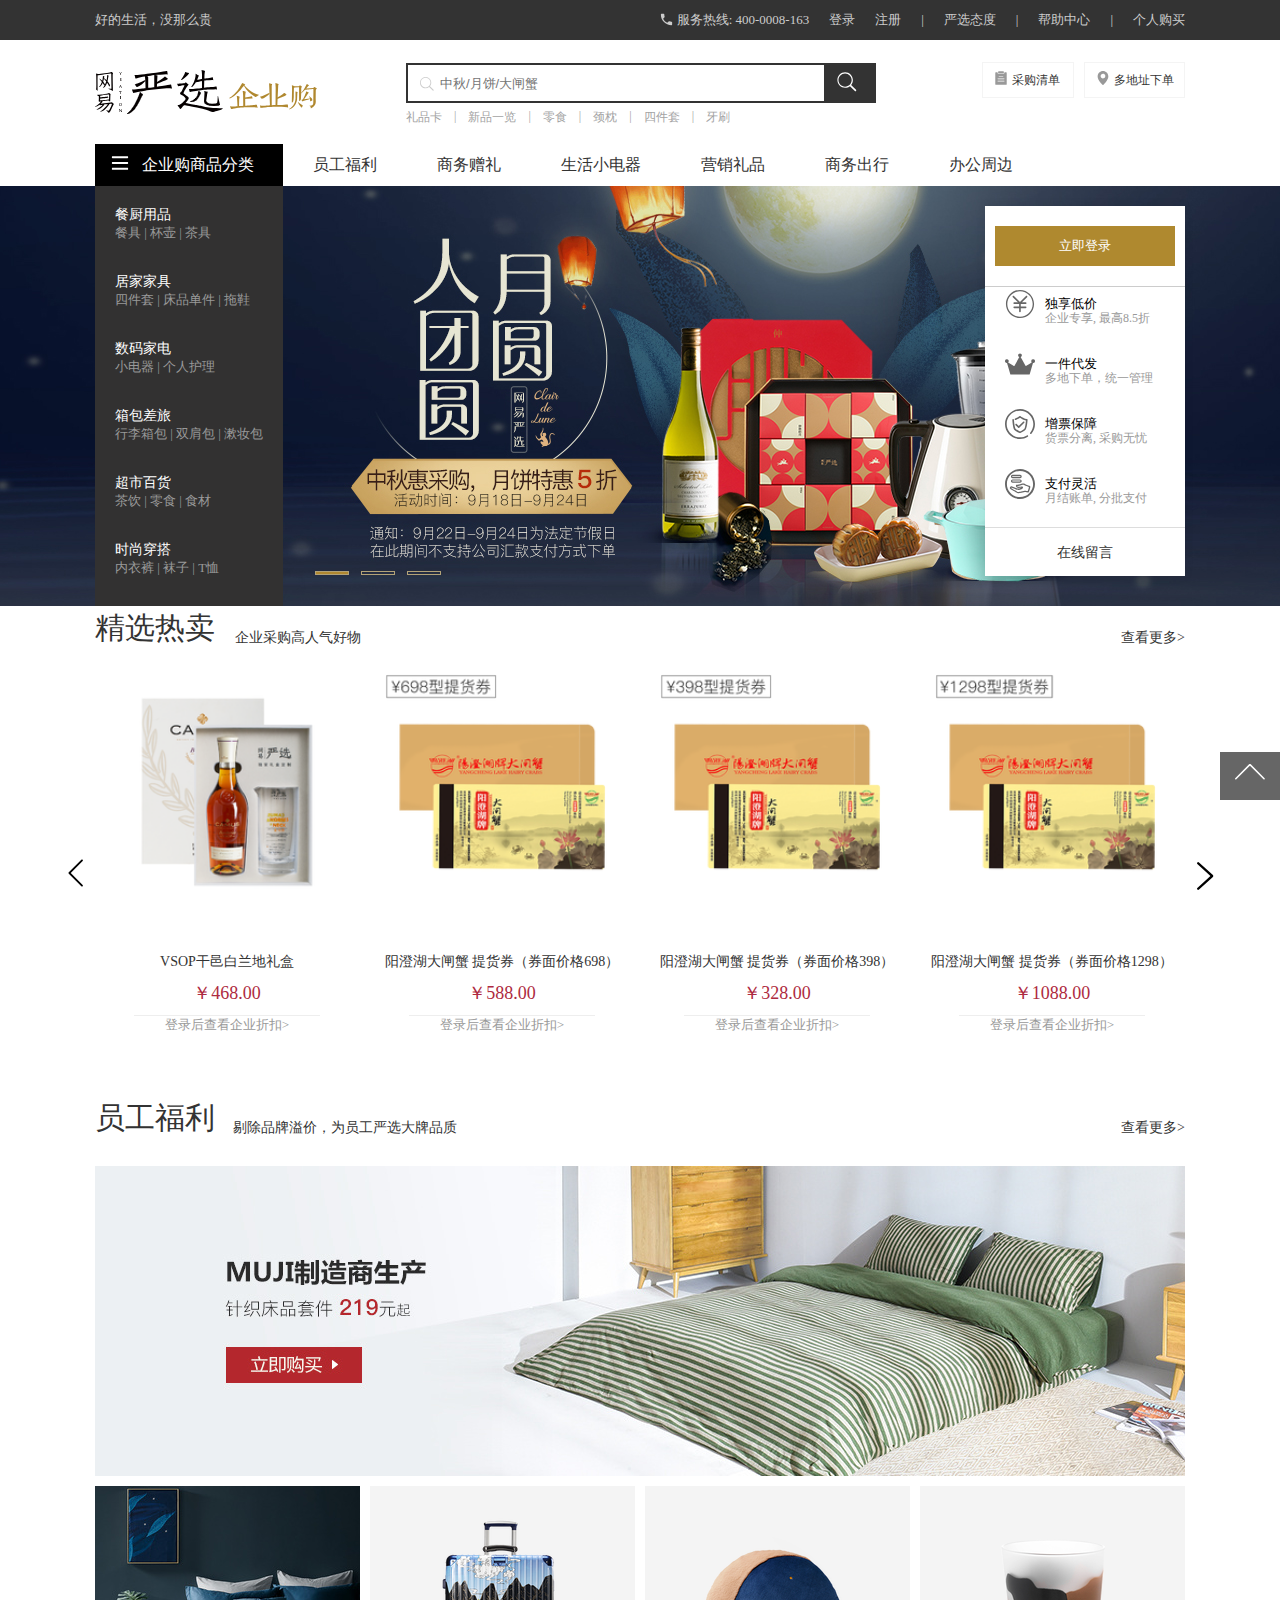
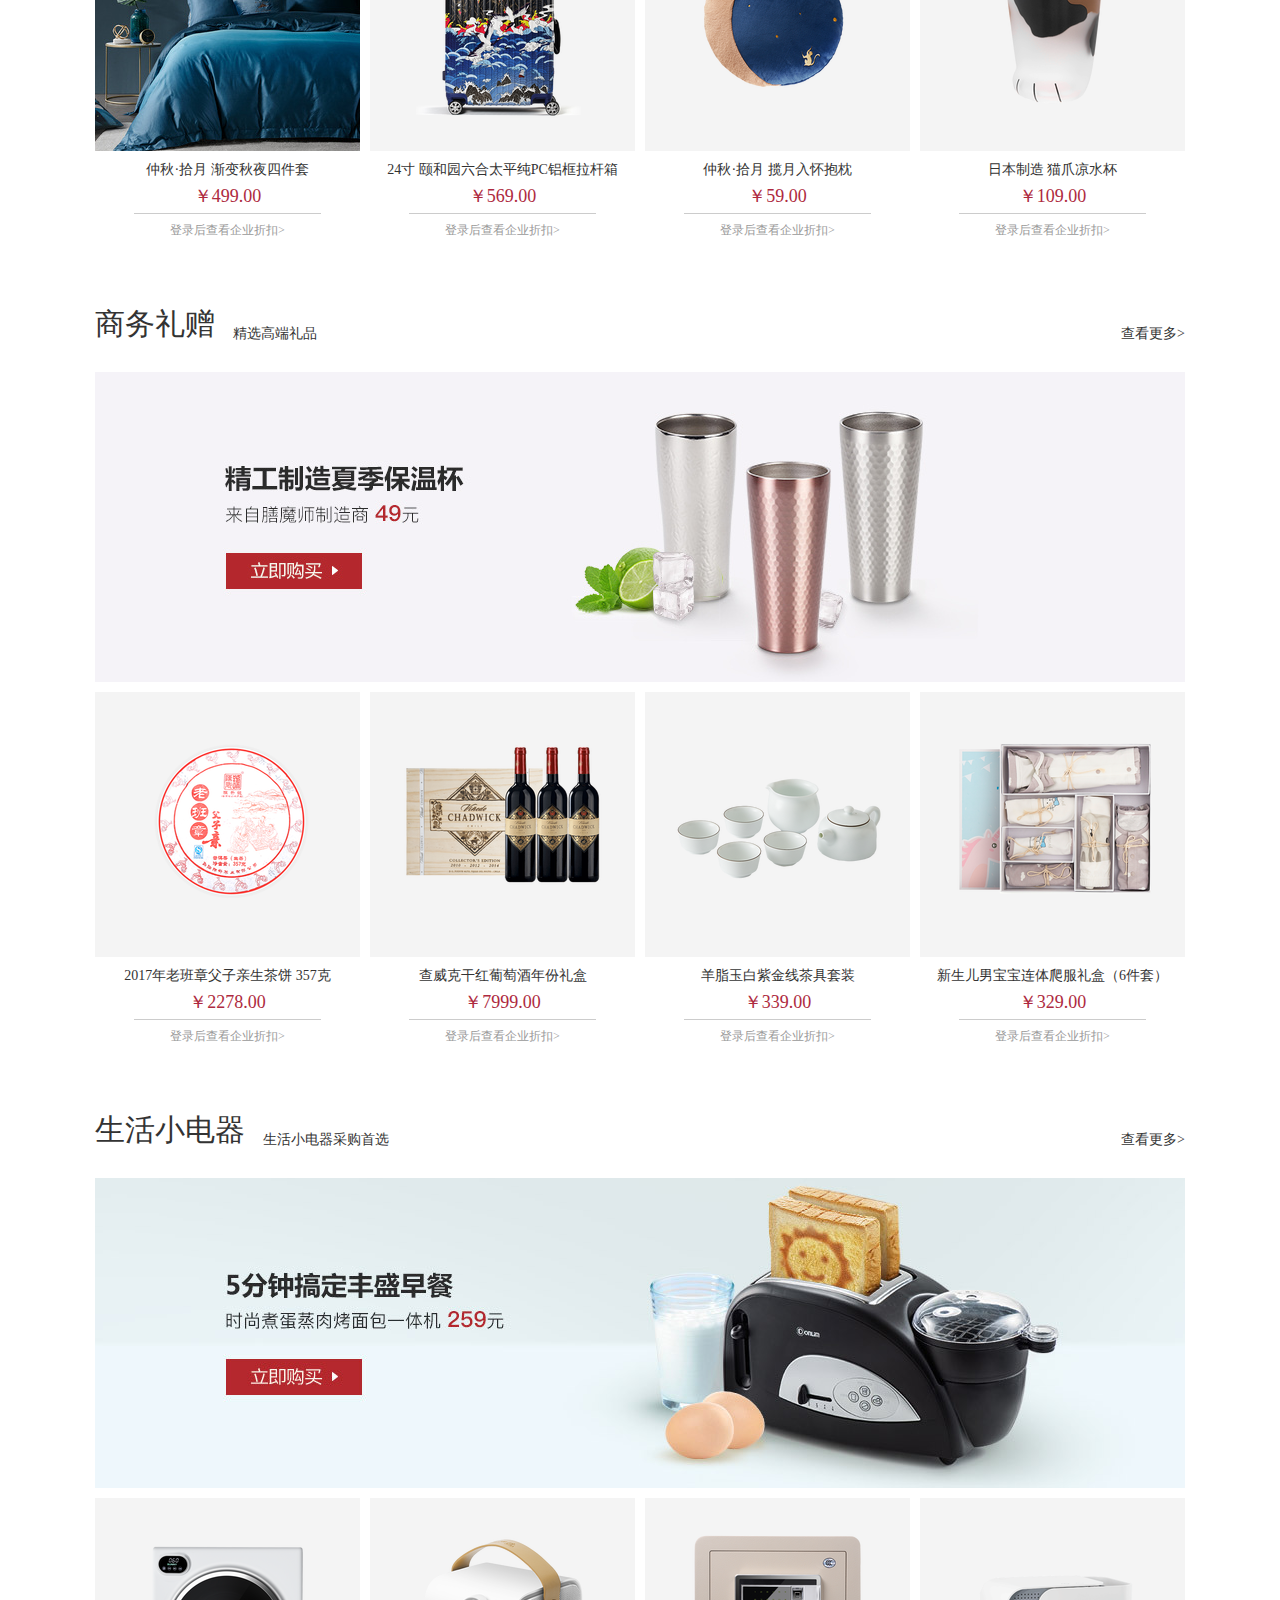
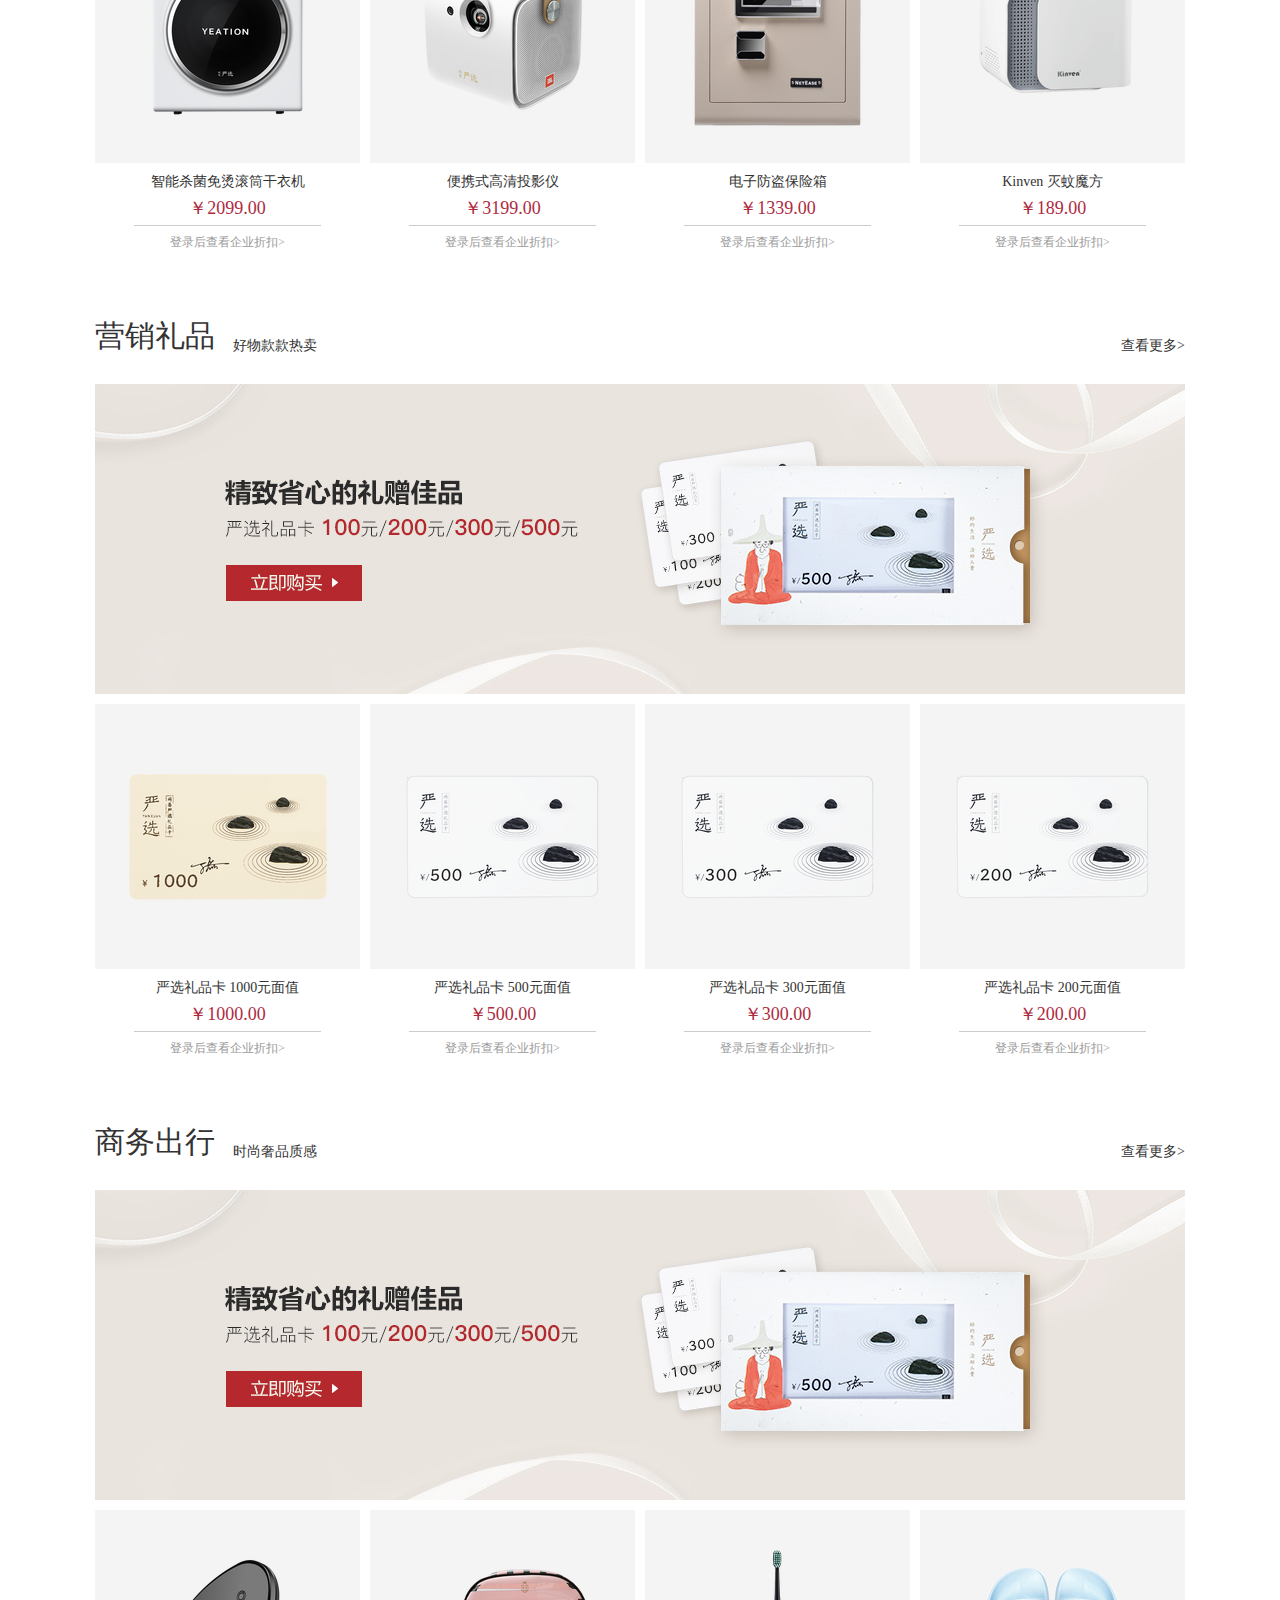
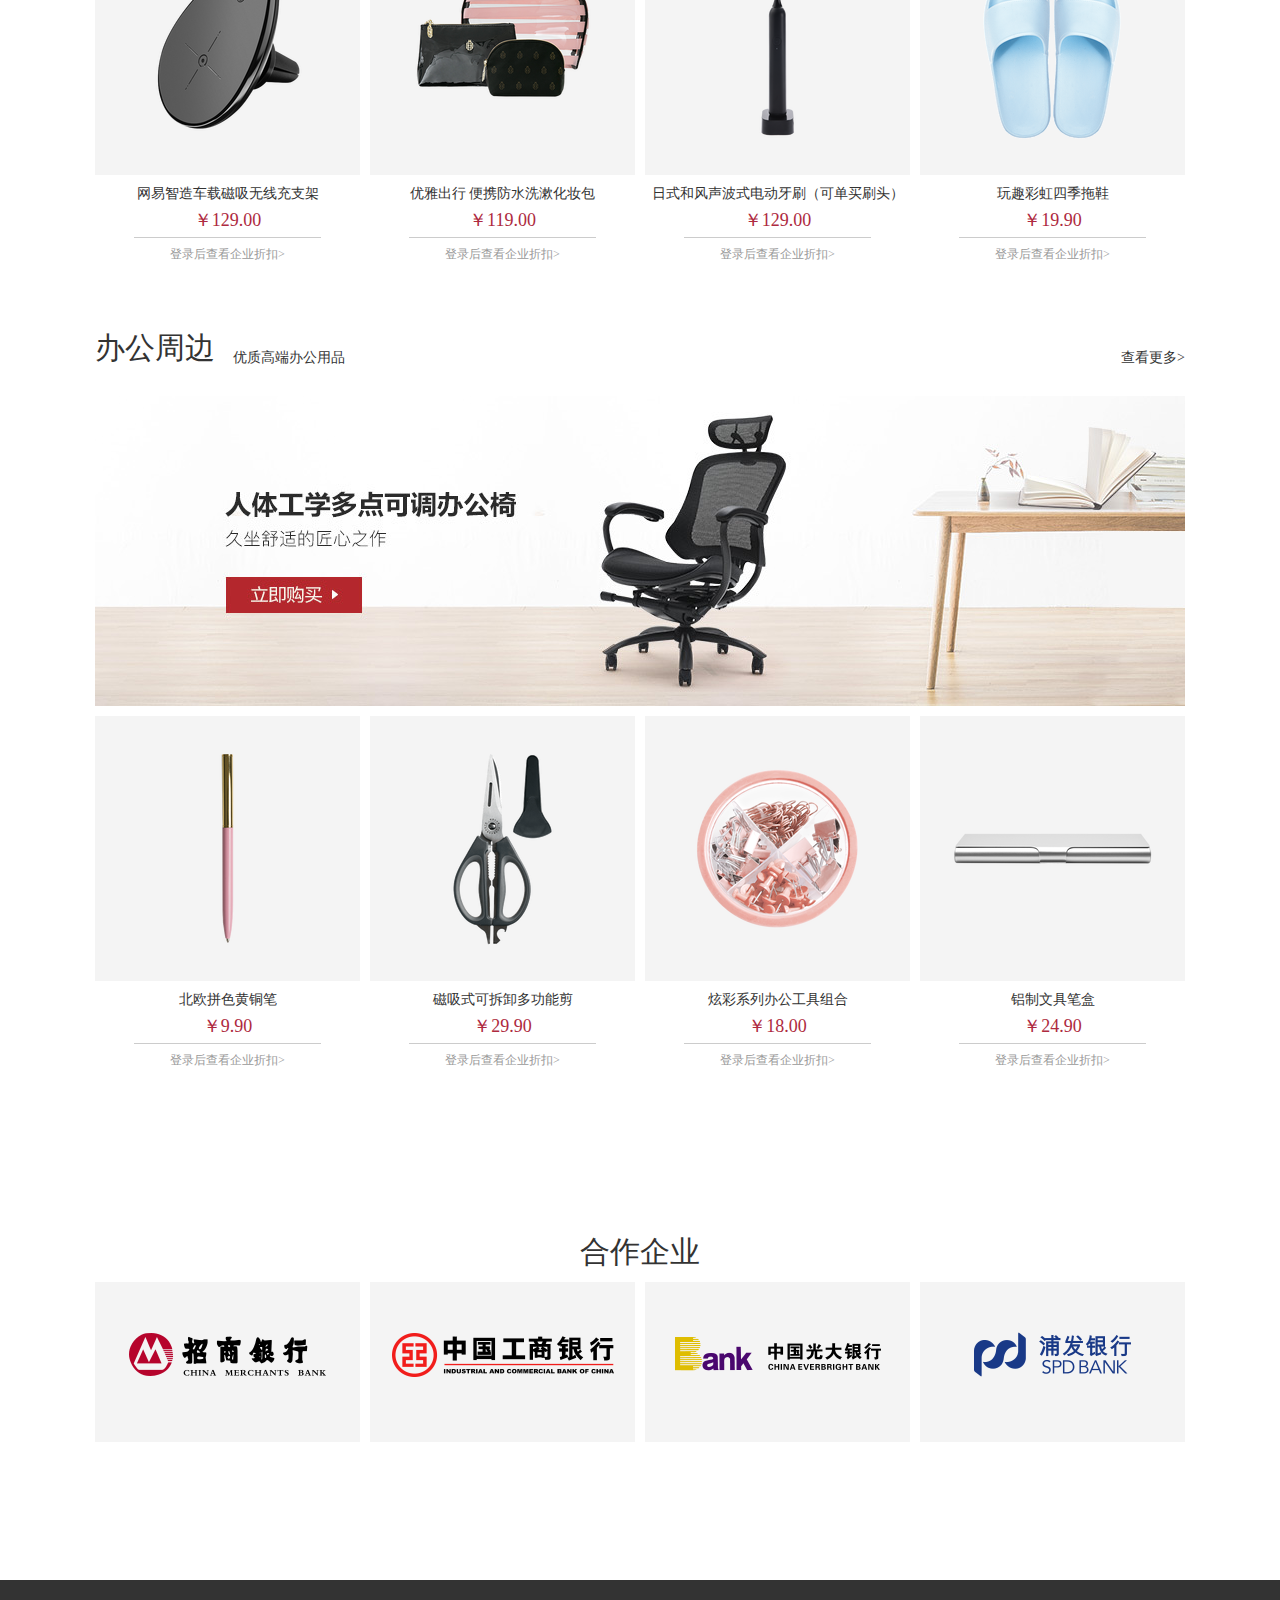
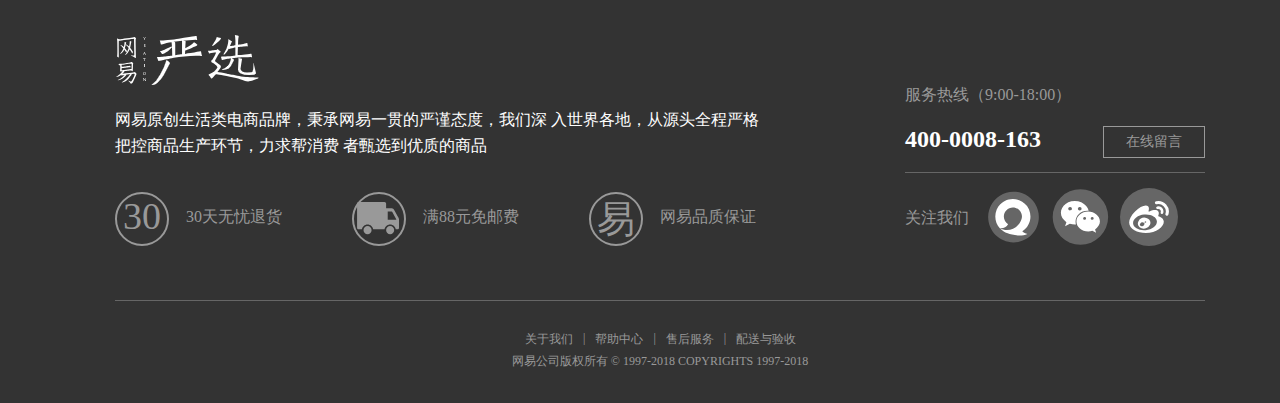
<file: html/qiyecaigou.html>
<!DOCTYPE html>
<html lang="en">
    <head>
        <meta charset="UTF-8">
        <link rel="shortcut icon" href="../img/favicon.ico" type="image/x-icon"/>
        <title>企业购</title>
        <link rel="stylesheet" href="../css/qiyecaigou.css">
    </head>
    <body>
        <header>
            <div class="header-top-box">
                <div class="header-top">
                    <div class="header-top-left">好的生活，没那么贵</div>
                    <div class="header-top-right">
                        <ul>
                            <li>
                                <svg class="icon" aria-hidden="true">
                                    <use xlink:href="#icon-dianhua"></use>
                                </svg>
                                服务热线: 400-0008-163
                            </li>
                            <li><a href="login.html">登录</a></li>
                            <li><a href="login.html">注册</a></li>
                            <li>|</li>
                            <li>严选态度</li>
                            <li>|</li>
                            <li>帮助中心</li>
                            <li>|</li>
                            <li>个人购买</li>
                        </ul>
                    </div>
                </div>
            </div>
            <div class="header-desc">
                <div class="header-desc-logo">
                    <img src="../images/qiyegoulogo.PNG" alt="">
                </div>
                <div class="header-desc-center">
                    <div class="header-desc-center-search">
                        <svg class="icon" aria-hidden="true">
                            <use xlink:href="#icon-sousuo"></use>
                        </svg>
                        <input type="text" placeholder="中秋/月饼/大闸蟹">
                        <div class="header-desc-center-search-icon">
                            <svg class="icon" aria-hidden="true">
                                <use xlink:href="#icon-sousuo"></use>
                            </svg>
                        </div>
                    </div>
                    <div class="header-desc-center-list">
                        <ul>
                            <li>礼品卡</li>
                            <li>|</li>
                            <li>新品一览</li>
                            <li>|</li>
                            <li>零食</li>
                            <li>|</li>
                            <li>颈枕</li>
                            <li>|</li>
                            <li>四件套</li>
                            <li>|</li>
                            <li>牙刷</li>
                        </ul>
                    </div>
                </div>
                <div class="header-desc-other">
                    <span>
                        <svg class="icon" aria-hidden="true">
                          <use xlink:href="#icon-qingdan"></use>
                        </svg>
                        采购清单
                    </span>
                    <span>
                         <svg class="icon" aria-hidden="true">
                          <use xlink:href="#icon-dizhi"></use>
                        </svg>
                        多地址下单
                    </span>
                </div>
            </div>
            <div class="header-bottom">
                <div class="header-bottom-listdown">
                    <svg class="icon" aria-hidden="true">
                        <use xlink:href="#icon-zhankai"></use>
                    </svg>
                   &nbsp; 企业购商品分类
                </div>
                <div class="header-bottom-nav">
                    <ul>
                        <li>员工福利</li>
                        <li>商务赠礼</li>
                        <li>生活小电器</li>
                        <li>营销礼品</li>
                        <li>商务出行</li>
                        <li>办公周边</li>
                    </ul>
                </div>
            </div>
        </header>
        <section>
            <div class="backtop">
                <svg class="icon" aria-hidden="true">
                    <use xlink:href="#icon-huidingbu"></use>
                </svg>
            </div>
            <div class="fasten-top">
                <div class="fasten-top-box">
                    <div class="fasten-top-listdown">
                        <svg class="icon" aria-hidden="true">
                            <use xlink:href="#icon-zhankai"></use>
                        </svg>
                        <span>企业购商品分类</span>
                        <div class="downlist">
                            <ul>
                                <li>
                                    <p class="downlis-name">餐厨用品</p>
                                    <p class="downlist-desc">餐具 | 杯壶 | 茶具</p>
                                    <div class="downlist-desc-more1">
                                        <span class="u-tri mtri1"></span>
                                        <div class="downlist-desc-more-box">
                                            <p>
                                                <span>|餐具</span>
                                                <span>|杯壶</span>
                                                <span>|茶具</span>
                                            </p>
                                            <p>
                                                <span>|刀铲</span>
                                                <span>|锅具</span>
                                                <span>|餐厨周边</span>
                                            </p>
                                        </div>
                                    </div>
                                </li>
                                <li>
                                    <p class="downlis-name">居家家具</p>
                                    <p class="downlist-desc">四件套 | 床品单件 | 拖鞋</p>
                                    <div class="downlist-desc-more2">
                                        <span class="u-tri mtri2"></span>
                                        <div class="downlist-desc-more-box">
                                            <p>
                                                <span>|四件套</span>
                                                <span>|床品单件</span>
                                                <span>|拖鞋</span>
                                            </p>
                                            <p>
                                                <span>|舒坐周边</span>
                                                <span>|居家收纳</span>
                                                <span>|床垫</span>
                                            </p>
                                            <p>
                                                <span>|家装</span>
                                                <span>|雨具</span>
                                            </p>
                                        </div>
                                    </div>
                                </li>
                                <li>
                                    <p class="downlis-name">数码电器</p>
                                    <p class="downlist-desc">小电器 | 个人护理</p>
                                    <div class="downlist-desc-more3">
                                        <span class="u-tri mtri3"></span>
                                        <div class="downlist-desc-more-box">
                                            <p>
                                                <span>|小家电</span>
                                                <span>|个人护理</span>
                                                <span>|3C周边</span>
                                            </p>
                                        </div>
                                    </div>
                                </li>
                                <li>
                                    <p class="downlis-name">箱包差旅</p>
                                    <p class="downlist-desc">行李箱包 | 双肩包 | 漱妆包</p>
                                    <div class="downlist-desc-more4">
                                        <span class="u-tri mtri4"></span>
                                        <div class="downlist-desc-more-box">
                                            <p>
                                                <span>|行李箱包</span>
                                                <span>|双肩包</span>
                                                <span>|梳妆包</span>
                                            </p>
                                            <p>
                                                <span>|行李收纳</span>
                                                <span>|电脑包</span>
                                                <span>|单肩包</span>
                                            </p>
                                            <p>
                                                <span>|钱包</span>
                                                <span>|功能小包</span>
                                                <span>|出行周边</span>
                                            </p>
                                        </div>
                                    </div>
                                </li>
                                <li>
                                    <p class="downlis-name">超市百货</p>
                                    <p class="downlist-desc">茶饮 | 零食 | 食材</p>
                                    <div class="downlist-desc-more5">
                                        <span class="u-tri mtri5"></span>
                                        <div class="downlist-desc-more-box">
                                            <p>
                                                <span>|茶饮</span>
                                                <span>|零食</span>
                                                <span>|食材</span>
                                            </p>
                                            <p>
                                                <span>|酒水</span>
                                                <span>|置物保鲜</span>
                                                <span>|卫洁洗护</span>
                                            </p>
                                            <p>
                                                <span>|妆容</span>
                                                <span>|儿童用品</span>
                                                <span>|宠物</span>
                                            </p>
                                            <p>
                                                <span>|蜡烛香薰</span>
                                                <span>|节日礼物</span>
                                                <span>|礼品卡</span>
                                            </p>
                                            <p>
                                                <span>|游戏周边</span>
                                                <span>|成人用品</span>
                                                <span>|文具</span>
                                            </p>
                                            <p>
                                                <span>|文体</span>
                                            </p>
                                        </div>
                                    </div>
                                </li>
                                <li>
                                    <p class="downlis-name">时尚穿搭</p>
                                    <p class="downlist-desc">内衣裤 | 袜子 | T恤</p>
                                    <div class="downlist-desc-more6">
                                        <span class="u-tri mtri6"></span>
                                        <div class="downlist-desc-more-box">
                                            <p>
                                                <span>|内衣裤</span>
                                                <span>|袜子</span>
                                                <span>|T恤</span>
                                            </p>
                                            <p>
                                                <span>|衬衫</span>
                                                <span>|家居服</span>
                                                <span>|围巾件套</span>
                                            </p>
                                            <p>
                                                <span>|外衣裤</span>
                                                <span>|婴童装</span>
                                                <span>|妈咪装</span>
                                            </p>
                                            <p>
                                                <span>|鞋</span>
                                                <span>|靴</span>
                                                <span>|配饰</span>
                                            </p>
                                        </div>
                                    </div>
                                </li>

                            </ul>
                        </div>
                    </div>
                    <div class="fasten-top-other">
                        <ul>
                            <li>员工福利</li>
                            <li>商务礼赠</li>
                            <li>生活小电器</li>
                            <li>营销礼品</li>
                            <li>商务出行</li>
                            <li>办公周边</li>
                        </ul>
                    </div>
                    <div class="fasten-top-right">
                        <span>登录</span>
                        <span>注册</span>
                        <svg class="icon" aria-hidden="true">
                            <use xlink:href="#icon-dianhua"></use>
                        </svg>

                        <svg class="icon" aria-hidden="true">
                            <use xlink:href="#icon-qingdan"></use>
                        </svg>
                    </div>
                </div>

            </div>
            <div class="slide">
                <div class="slide-img-box">
                    <div class="slide-img"><img src="../images/qiyebanner1.jpg" alt=""></div>
                    <div class="slide-img"><img src="../images/qiyebanner2.jpg" alt=""></div>
                    <div class="slide-img"><img src="../images/qiyebanner3.jpg" alt=""></div>
                </div>
                <div class="slide-box">
                    <div class="slide-nav">
                        <ul>
                            <li>
                                <p class="slide-nav-name">餐厨用品</p>
                                <p class="slide-nav-desc">餐具 | 杯壶 | 茶具</p>
                                <div class="slide-nav-desc-show">
                                    <span class="u-tri"></span>
                                    <div class="slide-nav-desc-show-box box1">
                                        <p>
                                            <span>|餐具</span>
                                            <span>|杯壶</span>
                                            <span>|茶具</span>
                                        </p>
                                        <p>
                                            <span>|刀铲</span>
                                            <span>|锅具</span>
                                            <span>|餐厨周边</span>
                                        </p>
                                    </div>
                                </div>
                            </li>
                            <li>
                                <p class="slide-nav-name">居家家具</p>
                                <p class="slide-nav-desc">四件套 | 床品单件 | 拖鞋</p>
                                <div class="slide-nav-desc-show">
                                    <span class="u-tri"></span>
                                    <div class="slide-nav-desc-show-box box2">
                                        <p>
                                            <span>|四件套</span>
                                            <span>|床品单件</span>
                                            <span>|拖鞋</span>
                                        </p>
                                        <p>
                                            <span>|舒坐周边</span>
                                            <span>|居家收纳</span>
                                            <span>|床垫</span>
                                        </p>
                                        <p>
                                            <span>|家装</span>
                                            <span>|雨具</span>
                                        </p>
                                    </div>
                                </div>
                            </li>
                            <li>
                                <p class="slide-nav-name">数码家电</p>
                                <p class="slide-nav-desc">小电器 | 个人护理</p>
                                <div class="slide-nav-desc-show">
                                    <span class="u-tri"></span>
                                    <div class="slide-nav-desc-show-box box3">
                                        <p>
                                            <span>|小家电</span>
                                            <span>|个人护理</span>
                                            <span>|3C周边</span>
                                        </p>
                                    </div>
                                </div>
                            </li>
                            <li>
                                <p class="slide-nav-name">箱包差旅</p>
                                <p class="slide-nav-desc">行李箱包 | 双肩包 | 漱妆包</p>
                                <div class="slide-nav-desc-show">
                                    <span class="u-tri"></span>
                                    <div class="slide-nav-desc-show-box box4">
                                        <p>
                                            <span>|行李箱包</span>
                                            <span>|双肩包</span>
                                            <span>|梳妆包</span>
                                        </p>
                                        <p>
                                            <span>|行李收纳</span>
                                            <span>|电脑包</span>
                                            <span>|单肩包</span>
                                        </p>
                                        <p>
                                            <span>|钱包</span>
                                            <span>|功能小包</span>
                                            <span>|出行周边</span>
                                        </p>
                                    </div>
                                </div>
                            </li>
                            <li>
                                <p class="slide-nav-name">超市百货</p>
                                <p class="slide-nav-desc">茶饮 | 零食 | 食材</p>
                                <div class="slide-nav-desc-show">
                                    <span class="u-tri tri5"></span>
                                    <div class="slide-nav-desc-show-box box5">
                                        <p>
                                            <span>|茶饮</span>
                                            <span>|零食</span>
                                            <span>|食材</span>
                                        </p>
                                        <p>
                                            <span>|酒水</span>
                                            <span>|置物保鲜</span>
                                            <span>|卫洁洗护</span>
                                        </p>
                                        <p>
                                            <span>|妆容</span>
                                            <span>|儿童用品</span>
                                            <span>|宠物</span>
                                        </p>
                                        <p>
                                            <span>|蜡烛香薰</span>
                                            <span>|节日礼物</span>
                                            <span>|礼品卡</span>
                                        </p>
                                        <p>
                                            <span>|游戏周边</span>
                                            <span>|成人用品</span>
                                            <span>|文具</span>
                                        </p>
                                        <p>
                                            <span>|文体</span>
                                        </p>
                                    </div>
                                </div>
                            </li>
                            <li>
                                <p class="slide-nav-name">时尚穿搭</p>
                                <p class="slide-nav-desc">内衣裤 | 袜子 | T恤</p>
                                <div class="slide-nav-desc-show">
                                    <span class="u-tri tri6"></span>
                                    <div class="slide-nav-desc-show-box box6">
                                        <p>
                                            <span>|内衣裤</span>
                                            <span>|袜子</span>
                                            <span>|T恤</span>
                                        </p>
                                        <p>
                                            <span>|衬衫</span>
                                            <span>|家居服</span>
                                            <span>|围巾件套</span>
                                        </p>
                                        <p>
                                            <span>|外衣裤</span>
                                            <span>|婴童装</span>
                                            <span>|妈咪装</span>
                                        </p>
                                        <p>
                                            <span>|鞋</span>
                                            <span>|靴</span>
                                            <span>|配饰</span>
                                        </p>
                                    </div>
                                </div>
                            </li>
                        </ul>
                    </div>
                    <div class="slide-movedot">
                        <ul>
                            <li class="current1"></li>
                            <li></li>
                            <li></li>
                        </ul>
                    </div>
                    <div class="slide-login">
                        <div class="slide-login-button">
                            <button>立即登录</button>
                        </div>
                        <div class="slide-login-desc">
                            <div class="slide-login-promise">
                                <div class="slide-login-promise-icon">
                                    <svg class="icon" aria-hidden="true">
                                        <use xlink:href="#icon-jiage"></use>
                                    </svg>
                                </div>
                                <div class="slide-login-promise-desc">
                                    <p>独享低价</p>
                                    <p>企业专享, 最高8.5折</p>
                                </div>
                            </div>
                            <div class="slide-login-promise">
                                <div class="slide-login-promise-icon">
                                    <svg class="icon" aria-hidden="true">
                                        <use xlink:href="#icon-huangguan"></use>
                                    </svg>
                                </div>
                                <div class="slide-login-promise-desc">
                                    <p>一件代发</p>
                                    <p>多地下单，统一管理</p>
                                </div>
                            </div>
                            <div class="slide-login-promise">
                                <div class="slide-login-promise-icon">
                                    <svg class="icon" aria-hidden="true">
                                        <use xlink:href="#icon-pinzhibaozhang"></use>
                                    </svg>
                                </div>
                                <div class="slide-login-promise-desc">
                                    <p>增票保障</p>
                                    <p>货票分离, 采购无忧</p>
                                </div>
                            </div>
                            <div class="slide-login-promise">
                                <div class="slide-login-promise-icon">
                                    <svg class="icon" aria-hidden="true">
                                        <use xlink:href="#icon-shou"></use>
                                    </svg>
                                </div>
                                <div class="slide-login-promise-desc">
                                    <p>支付灵活</p>
                                    <p>月结账单, 分批支付</p>
                                </div>
                            </div>
                        </div>
                        <div class="slide-login-txt">
                            在线留言
                        </div>
                    </div>
                </div>
            </div>
            <div class="hot">
                <div class="hot-title">
                    <h4>精选热卖</h4>
                    <small>企业采购高人气好物</small>
                    <a href="#">查看更多></a>
                </div>
                <div class="hot-goods">
                    <div class="hot-btnleft">
                        <svg class="icon" aria-hidden="true">
                            <use xlink:href="#icon-xiangzuo1"></use>
                        </svg>
                    </div>
                    <div class="hot-goods-box">
                        <ul>
                            <li>
                                <div class="hot-goods-img">
                                    <img src="../images/bailandi1.png" alt="">
                                    <img src="../images/bailandi2.jpg" alt="">
                                </div>
                                <div class="hot-goods-desc">
                                    <div class="hot-goods-desc-title">
                                        VSOP干邑白兰地礼盒
                                    </div>
                                    <div class="hot-goods-desc-price">
                                        ￥468.00
                                    </div>
                                    <div class="hot-goods-desc-ps">
                                        登录后查看企业折扣>
                                    </div>
                                </div>
                            </li>
                            <li>
                                <div class="hot-goods-img">
                                    <img src="../images/dazhaxie11.png" alt="">
                                    <img src="../images/dazhaxie12.jpg" alt="">
                                </div>
                                <div class="hot-goods-desc">
                                    <div class="hot-goods-desc-title">
                                        阳澄湖大闸蟹 提货券（券面价格698）
                                    </div>
                                    <div class="hot-goods-desc-price">
                                        ￥588.00
                                    </div>
                                    <div class="hot-goods-desc-ps">
                                        登录后查看企业折扣>
                                    </div>
                                </div>
                            </li>
                            <li>
                                <div class="hot-goods-img">
                                    <img src="../images/dazhaxie2.png" alt="">
                                    <img src="../images/dazhaxie12.jpg" alt="">
                                </div>
                                <div class="hot-goods-desc">
                                    <div class="hot-goods-desc-title">
                                        阳澄湖大闸蟹 提货券（券面价格398）
                                    </div>
                                    <div class="hot-goods-desc-price">
                                        ￥328.00
                                    </div>
                                    <div class="hot-goods-desc-ps">
                                        登录后查看企业折扣>
                                    </div>
                                </div>
                            </li>

                            <li>
                                <div class="hot-goods-img">
                                    <img src="../images/dazhaxie3.png" alt="">
                                    <img src="../images/dazhaxie12.jpg" alt="">
                                </div>
                                <div class="hot-goods-desc">
                                    <div class="hot-goods-desc-title">
                                        阳澄湖大闸蟹 提货券（券面价格1298）
                                    </div>
                                    <div class="hot-goods-desc-price">
                                        ￥1088.00
                                    </div>
                                    <div class="hot-goods-desc-ps">
                                        登录后查看企业折扣>
                                    </div>
                                </div>
                            </li>
                            <li>
                                <div class="hot-goods-img">
                                    <img src="../images/dazhaxie4.png" alt="">
                                    <img src="../images/dazhaxie12.jpg" alt="">
                                </div>
                                <div class="hot-goods-desc">
                                    <div class="hot-goods-desc-title">
                                        阳澄湖大闸蟹 提货券（券面价格2198）
                                    </div>
                                    <div class="hot-goods-desc-price">
                                        ￥1858.00
                                    </div>
                                    <div class="hot-goods-desc-ps">
                                        登录后查看企业折扣>
                                    </div>
                                </div>
                            </li>
                            <li>
                                <div class="hot-goods-img">
                                    <img src="../images/chabing1.png" alt="">
                                    <img src="../images/chabing2.jpg" alt="">
                                </div>
                                <div class="hot-goods-desc">
                                    <div class="hot-goods-desc-title">
                                        2017年老班章父子亲生茶饼 357克
                                    </div>
                                    <div class="hot-goods-desc-price">
                                        ￥2278.00
                                    </div>
                                    <div class="hot-goods-desc-ps">
                                        登录后查看企业折扣>
                                    </div>
                                </div>
                            </li>
                            <li>
                                <div class="hot-goods-img">
                                    <img src="../images/remaiyashua.png" alt="">
                                    <img src="../images/remaiyashua2.jpg" alt="">
                                </div>
                                <div class="hot-goods-desc">
                                    <div class="hot-goods-desc-title">
                                        日式和风声波式电动牙刷（可单买刷头）
                                    </div>
                                    <div class="hot-goods-desc-price">
                                        ￥129.00
                                    </div>
                                    <div class="hot-goods-desc-ps">
                                        登录后查看企业折扣>
                                    </div>
                                </div>
                            </li>
                            <li>
                                <div class="hot-goods-img">
                                    <img src="../images/remaimaojin1.png" alt="">
                                    <img src="../images/remaimaojin2.jpg" alt="">
                                </div>
                                <div class="hot-goods-desc">
                                    <div class="hot-goods-desc-title">
                                        皇室御用超柔毛巾
                                    </div>
                                    <div class="hot-goods-desc-price">
                                        ￥59.00
                                    </div>
                                    <div class="hot-goods-desc-ps">
                                        登录后查看企业折扣>
                                    </div>
                                </div>
                            </li>
                            <li>
                                <div class="hot-goods-img">
                                    <img src="../images/remaixiang1.png" alt="">
                                    <img src="../images/remaixiang2.jpg" alt="">
                                </div>
                                <div class="hot-goods-desc">
                                    <div class="hot-goods-desc-title">
                                        20寸 纯PC“铝框”（非全铝）登机箱
                                    </div>
                                    <div class="hot-goods-desc-price">
                                        ￥349.00
                                    </div>
                                    <div class="hot-goods-desc-ps">
                                        登录后查看企业折扣>
                                    </div>
                                </div>
                            </li>
                            <li>
                                <div class="hot-goods-img">
                                    <img src="../images/ganguoji1.png" alt="">
                                    <img src="../images/ganguoji2.jpg" alt="">
                                </div>
                                <div class="hot-goods-desc">
                                    <div class="hot-goods-desc-title">
                                        网易智造锁味干果机
                                    </div>
                                    <div class="hot-goods-desc-price">
                                        ￥299.00
                                    </div>
                                    <div class="hot-goods-desc-ps">
                                        登录后查看企业折扣>
                                    </div>
                                </div>
                            </li>
                            <li>
                                <div class="hot-goods-img">
                                    <img src="../images/yaoguo1.png" alt="">
                                    <img src="../images/yaoguo2.jpg" alt="">
                                </div>
                                <div class="hot-goods-desc">
                                    <div class="hot-goods-desc-title">
                                        盐焗腰果 158克
                                    </div>
                                    <div class="hot-goods-desc-price">
                                        ￥32.00
                                    </div>
                                    <div class="hot-goods-desc-ps">
                                        登录后查看企业折扣>
                                    </div>
                                </div>
                            </li>
                            <li>
                                <div class="hot-goods-img">
                                    <img src="../images/xingyunsu1.png" alt="">
                                    <img src="../images/xingyunsu2.jpg" alt="">
                                </div>
                                <div class="hot-goods-desc">
                                    <div class="hot-goods-desc-title">
                                        千层星云酥 60克*3颗
                                    </div>
                                    <div class="hot-goods-desc-price">
                                        ￥26.00
                                    </div>
                                    <div class="hot-goods-desc-ps">
                                        登录后查看企业折扣>
                                    </div>
                                </div>
                            </li>
                        </ul>
                    </div>
                    <div class="hot-btnright">
                        <svg class="icon" aria-hidden="true">
                            <use xlink:href="#icon-xiangyou"></use>
                        </svg>
                    </div>
                </div>
            </div>
            <div class="sort">
                <div class="sort-box">
                    <div class="sort-title">
                        <h4>员工福利</h4>
                        <small>剔除品牌溢价，为员工严选大牌品质</small>
                        <a href="#">查看更多></a>
                    </div>
                    <div class="sort-bigimg">
                        <img src="../images/yuangongfulib.jpg" alt="">
                    </div>
                    <div class="sort-smallimg">
                        <ul>
                            <li>
                                <div class="sort-smallimg-img">
                                    <img src="../images/fuli1.jpg" alt="">
                                </div>
                                <div class="sort-smallimg-desc">
                                    <div class="sort-smallimg-title">仲秋·拾月 渐变秋夜四件套</div>
                                    <div class="sort-smallimg-price">￥499.00</div>
                                    <div class="sort-smallimg-ps">登录后查看企业折扣></div>
                                </div>
                            </li>
                            <li>
                                <div class="sort-smallimg-img">
                                    <img src="../images/fuli2.png" alt="">
                                </div>
                                <div class="sort-smallimg-desc">
                                    <div class="sort-smallimg-title">24寸 颐和园六合太平纯PC铝框拉杆箱</div>
                                    <div class="sort-smallimg-price">￥569.00</div>
                                    <div class="sort-smallimg-ps">登录后查看企业折扣></div>
                                </div>
                            </li>
                            <li>
                                <div class="sort-smallimg-img">
                                    <img src="../images/fuli3.png" alt="">
                                </div>
                                <div class="sort-smallimg-desc">
                                    <div class="sort-smallimg-title">仲秋·拾月 揽月入怀抱枕</div>
                                    <div class="sort-smallimg-price">￥59.00</div>
                                    <div class="sort-smallimg-ps">登录后查看企业折扣></div>
                                </div>
                            </li>
                            <li>
                                <div class="sort-smallimg-img">
                                    <img src="../images/fuli4.png" alt="">
                                </div>
                                <div class="sort-smallimg-desc">
                                    <div class="sort-smallimg-title">日本制造 猫爪凉水杯</div>
                                    <div class="sort-smallimg-price">￥109.00</div>
                                    <div class="sort-smallimg-ps">登录后查看企业折扣></div>
                                </div>
                            </li>
                        </ul>
                    </div>
                </div>
                <div class="sort-box">
                    <div class="sort-title">
                        <h4>商务礼赠</h4>
                        <small>精选高端礼品</small>
                        <a href="#">查看更多></a>
                    </div>
                    <div class="sort-bigimg">
                        <img src="../images/shangwulizeng.jpg" alt="">
                    </div>
                    <div class="sort-smallimg">
                        <ul>
                            <li>
                                <div class="sort-smallimg-img">
                                    <img src="../images/lizeng1.png" alt="">
                                </div>
                                <div class="sort-smallimg-desc">
                                    <div class="sort-smallimg-title">2017年老班章父子亲生茶饼 357克</div>
                                    <div class="sort-smallimg-price">￥2278.00</div>
                                    <div class="sort-smallimg-ps">登录后查看企业折扣></div>
                                </div>
                            </li>
                            <li>
                                <div class="sort-smallimg-img">
                                    <img src="../images/lizeng2.png" alt="">
                                </div>
                                <div class="sort-smallimg-desc">
                                    <div class="sort-smallimg-title">查威克干红葡萄酒年份礼盒</div>
                                    <div class="sort-smallimg-price">￥7999.00</div>
                                    <div class="sort-smallimg-ps">登录后查看企业折扣></div>
                                </div>
                            </li>
                            <li>
                                <div class="sort-smallimg-img">
                                    <img src="../images/lizeng3.png" alt="">
                                </div>
                                <div class="sort-smallimg-desc">
                                    <div class="sort-smallimg-title">羊脂玉白紫金线茶具套装</div>
                                    <div class="sort-smallimg-price">￥339.00</div>
                                    <div class="sort-smallimg-ps">登录后查看企业折扣></div>
                                </div>
                            </li>
                            <li>
                                <div class="sort-smallimg-img">
                                    <img src="../images/lizeng4.png" alt="">
                                </div>
                                <div class="sort-smallimg-desc">
                                    <div class="sort-smallimg-title">新生儿男宝宝连体爬服礼盒（6件套）</div>
                                    <div class="sort-smallimg-price">￥329.00</div>
                                    <div class="sort-smallimg-ps">登录后查看企业折扣></div>
                                </div>
                            </li>
                        </ul>
                    </div>
                </div>
                <div class="sort-box">
                    <div class="sort-title">
                        <h4>生活小电器</h4>
                        <small>生活小电器采购首选</small>
                        <a href="#">查看更多></a>
                    </div>
                    <div class="sort-bigimg">
                        <img src="../images/shenghuoxiaodianqi.jpg" alt="">
                    </div>
                    <div class="sort-smallimg">
                        <ul>
                            <li>
                                <div class="sort-smallimg-img">
                                    <img src="../images/dianqi1.png" alt="">
                                </div>
                                <div class="sort-smallimg-desc">
                                    <div class="sort-smallimg-title">智能杀菌免烫滚筒干衣机</div>
                                    <div class="sort-smallimg-price">￥2099.00</div>
                                    <div class="sort-smallimg-ps">登录后查看企业折扣></div>
                                </div>
                            </li>
                            <li>
                                <div class="sort-smallimg-img">
                                    <img src="../images/dianqi2.png" alt="">
                                </div>
                                <div class="sort-smallimg-desc">
                                    <div class="sort-smallimg-title">便携式高清投影仪</div>
                                    <div class="sort-smallimg-price">￥3199.00</div>
                                    <div class="sort-smallimg-ps">登录后查看企业折扣></div>
                                </div>
                            </li>
                            <li>
                                <div class="sort-smallimg-img">
                                    <img src="../images/dianqi3.png" alt="">
                                </div>
                                <div class="sort-smallimg-desc">
                                    <div class="sort-smallimg-title">电子防盗保险箱</div>
                                    <div class="sort-smallimg-price">￥1339.00</div>
                                    <div class="sort-smallimg-ps">登录后查看企业折扣></div>
                                </div>
                            </li>
                            <li>
                                <div class="sort-smallimg-img">
                                    <img src="../images/dianqi4.png" alt="">
                                </div>
                                <div class="sort-smallimg-desc">
                                    <div class="sort-smallimg-title">Kinven 灭蚊魔方</div>
                                    <div class="sort-smallimg-price">￥189.00</div>
                                    <div class="sort-smallimg-ps">登录后查看企业折扣></div>
                                </div>
                            </li>
                        </ul>
                    </div>
                </div>
                <div class="sort-box">
                    <div class="sort-title">
                        <h4>营销礼品</h4>
                        <small>好物款款热卖</small>
                        <a href="#">查看更多></a>
                    </div>
                    <div class="sort-bigimg">
                        <img src="../images/yingxiaolipin.jpg" alt="">
                    </div>
                    <div class="sort-smallimg">
                        <ul>
                            <li>
                                <div class="sort-smallimg-img">
                                    <img src="../images/lipin1.png" alt="">
                                </div>
                                <div class="sort-smallimg-desc">
                                    <div class="sort-smallimg-title">严选礼品卡 1000元面值</div>
                                    <div class="sort-smallimg-price">￥1000.00</div>
                                    <div class="sort-smallimg-ps">登录后查看企业折扣></div>
                                </div>
                            </li>
                            <li>
                                <div class="sort-smallimg-img">
                                    <img src="../images/lipin2.png" alt="">
                                </div>
                                <div class="sort-smallimg-desc">
                                    <div class="sort-smallimg-title">严选礼品卡 500元面值</div>
                                    <div class="sort-smallimg-price">￥500.00</div>
                                    <div class="sort-smallimg-ps">登录后查看企业折扣></div>
                                </div>
                            </li>
                            <li>
                                <div class="sort-smallimg-img">
                                    <img src="../images/lipin3.png" alt="">
                                </div>
                                <div class="sort-smallimg-desc">
                                    <div class="sort-smallimg-title">严选礼品卡 300元面值</div>
                                    <div class="sort-smallimg-price">￥300.00</div>
                                    <div class="sort-smallimg-ps">登录后查看企业折扣></div>
                                </div>
                            </li>
                            <li>
                                <div class="sort-smallimg-img">
                                    <img src="../images/lipin4.png" alt="">
                                </div>
                                <div class="sort-smallimg-desc">
                                    <div class="sort-smallimg-title">严选礼品卡 200元面值</div>
                                    <div class="sort-smallimg-price">￥200.00</div>
                                    <div class="sort-smallimg-ps">登录后查看企业折扣></div>
                                </div>
                            </li>
                        </ul>
                    </div>
                </div>
                <div class="sort-box">
                    <div class="sort-title">
                        <h4>商务出行</h4>
                        <small>时尚奢品质感</small>
                        <a href="#">查看更多></a>
                    </div>
                    <div class="sort-bigimg">
                        <img src="../images/yingxiaolipin.jpg" alt="">
                    </div>
                    <div class="sort-smallimg">
                        <ul>
                            <li>
                                <div class="sort-smallimg-img">
                                    <img src="../images/chuxing1.png" alt="">
                                </div>
                                <div class="sort-smallimg-desc">
                                    <div class="sort-smallimg-title">网易智造车载磁吸无线充支架</div>
                                    <div class="sort-smallimg-price">￥129.00</div>
                                    <div class="sort-smallimg-ps">登录后查看企业折扣></div>
                                </div>
                            </li>
                            <li>
                                <div class="sort-smallimg-img">
                                    <img src="../images/chuxing2.png" alt="">
                                </div>
                                <div class="sort-smallimg-desc">
                                    <div class="sort-smallimg-title">优雅出行 便携防水洗漱化妆包</div>
                                    <div class="sort-smallimg-price">￥119.00</div>
                                    <div class="sort-smallimg-ps">登录后查看企业折扣></div>
                                </div>
                            </li>
                            <li>
                                <div class="sort-smallimg-img">
                                    <img src="../images/chuxing3.png" alt="">
                                </div>
                                <div class="sort-smallimg-desc">
                                    <div class="sort-smallimg-title">日式和风声波式电动牙刷（可单买刷头）</div>
                                    <div class="sort-smallimg-price">￥129.00</div>
                                    <div class="sort-smallimg-ps">登录后查看企业折扣></div>
                                </div>
                            </li>
                            <li>
                                <div class="sort-smallimg-img">
                                    <img src="../images/chuxing4.png" alt="">
                                </div>
                                <div class="sort-smallimg-desc">
                                    <div class="sort-smallimg-title">玩趣彩虹四季拖鞋</div>
                                    <div class="sort-smallimg-price">￥19.90</div>
                                    <div class="sort-smallimg-ps">登录后查看企业折扣></div>
                                </div>
                            </li>
                        </ul>
                    </div>
                </div>
                <div class="sort-box">
                    <div class="sort-title">
                        <h4>办公周边</h4>
                        <small>优质高端办公用品</small>
                        <a href="#">查看更多></a>
                    </div>
                    <div class="sort-bigimg">
                        <img src="../images/bangongzhoubian.jpg" alt="">
                    </div>
                    <div class="sort-smallimg">
                        <ul>
                            <li>
                                <div class="sort-smallimg-img">
                                    <img src="../images/bangong1.png" alt="">
                                </div>
                                <div class="sort-smallimg-desc">
                                    <div class="sort-smallimg-title">北欧拼色黄铜笔</div>
                                    <div class="sort-smallimg-price">￥9.90</div>
                                    <div class="sort-smallimg-ps">登录后查看企业折扣></div>
                                </div>
                            </li>
                            <li>
                                <div class="sort-smallimg-img">
                                    <img src="../images/bangong2.png" alt="">
                                </div>
                                <div class="sort-smallimg-desc">
                                    <div class="sort-smallimg-title">磁吸式可拆卸多功能剪</div>
                                    <div class="sort-smallimg-price">￥29.90</div>
                                    <div class="sort-smallimg-ps">登录后查看企业折扣></div>
                                </div>
                            </li>
                            <li>
                                <div class="sort-smallimg-img">
                                    <img src="../images/bangong3.png" alt="">
                                </div>
                                <div class="sort-smallimg-desc">
                                    <div class="sort-smallimg-title">炫彩系列办公工具组合</div>
                                    <div class="sort-smallimg-price">￥18.00</div>
                                    <div class="sort-smallimg-ps">登录后查看企业折扣></div>
                                </div>
                            </li>
                            <li>
                                <div class="sort-smallimg-img">
                                    <img src="../images/bangong4.png" alt="">
                                </div>
                                <div class="sort-smallimg-desc">
                                    <div class="sort-smallimg-title">铝制文具笔盒</div>
                                    <div class="sort-smallimg-price">￥24.90</div>
                                    <div class="sort-smallimg-ps">登录后查看企业折扣></div>
                                </div>
                            </li>
                        </ul>
                    </div>
                </div>
            </div>
            <div class="league">
                <div class="league-title">
                    <h4>合作企业</h4>
                </div>
                <div class="league-desc">
                    <ul>
                        <li><img src="../images/zhaoshangyinhang.png" alt=""></li>
                        <li><img src="../images/gongshangyinhang.png" alt=""></li>
                        <li><img src="../images/guangdayinhang.png" alt=""></li>
                        <li><img src="../images/pufayinhang.png" alt=""></li>
                    </ul>
                </div>
            </div>
        </section>

        <footer>
            <div class="footer-box">

                <div class="footer-top">
                    <div class="footer-top-left">
                        <div class="footer-top-left-logo">
                            <img src="../images/footerlogo.PNG" alt="">
                        </div>
                        <div class="footer-top-left-desc">
                            <p>网易原创生活类电商品牌，秉承网易一贯的严谨态度，我们深
                                入世界各地，从源头全程严格把控商品生产环节，力求帮消费
                                者甄选到优质的商品
                            </p>
                        </div>
                        <div class="footer-top-left-promise">
                            <ul>
                                <li>
                                    <div class="footer-top-left-icon">
                                        30
                                    </div>
                                    <p>30天无忧退货</p>
                                </li>
                                <li>
                                    <div class="footer-top-left-icon">
                                        <svg class="icon" aria-hidden="true">
                                            <use xlink:href="#icon-wuliuguanli"></use>
                                        </svg>
                                    </div>
                                    <p>满88元免邮费</p>
                                </li>
                                <li>
                                    <div class="footer-top-left-icon">
                                        易
                                    </div>
                                    <p>
                                        网易品质保证
                                    </p>
                                </li>
                            </ul>
                        </div>
                    </div>
                    <div class="footer-top-right">
                        <div class="footer-top-right-connent">
                            <p>服务热线（9:00-18:00）</p>
                            <h3>400-0008-163</h3>
                            <div>在线留言</div>
                        </div>
                        <div class="footer-top-right-focus">
                            <span>关注我们</span>
                            <div>
                                <svg class="icon" aria-hidden="true">
                                    <use xlink:href="#icon-yixin"></use>
                                </svg>
                            </div>
                            <div>
                                <svg class="icon" aria-hidden="true">
                                    <use xlink:href="#icon-weixin1"></use>
                                </svg>
                            </div>
                            <div>
                                <svg class="icon" aria-hidden="true">
                                    <use xlink:href="#icon-weibo"></use>
                                </svg>
                            </div>
                        </div>
                        <div class="yixinercode"><img src="../images/yixinercode.png" alt=""></div>
                        <div class="weixinercode"><img src="../images/weixinercode.png" alt=""></div>
                    </div>
                </div>
                <div class="footer-bottom">
                    <ul>
                        <li>关于我们</li>
                        <li>|</li>
                        <li>帮助中心</li>
                        <li>|</li>
                        <li>售后服务</li>
                        <li>|</li>
                        <li>配送与验收</li>
                    </ul>
                    <p>网易公司版权所有 © 1997-2018   COPYRIGHTS 1997-2018</p>
                </div>
            </div>
        </footer>


    <script src="../js/jquery-3.2.1.min.js"></script>
    <script src="../js/iconfont.js"></script>
    <script src="../js/qiyecaigou.js"></script>
    </body>
</html>
</file>
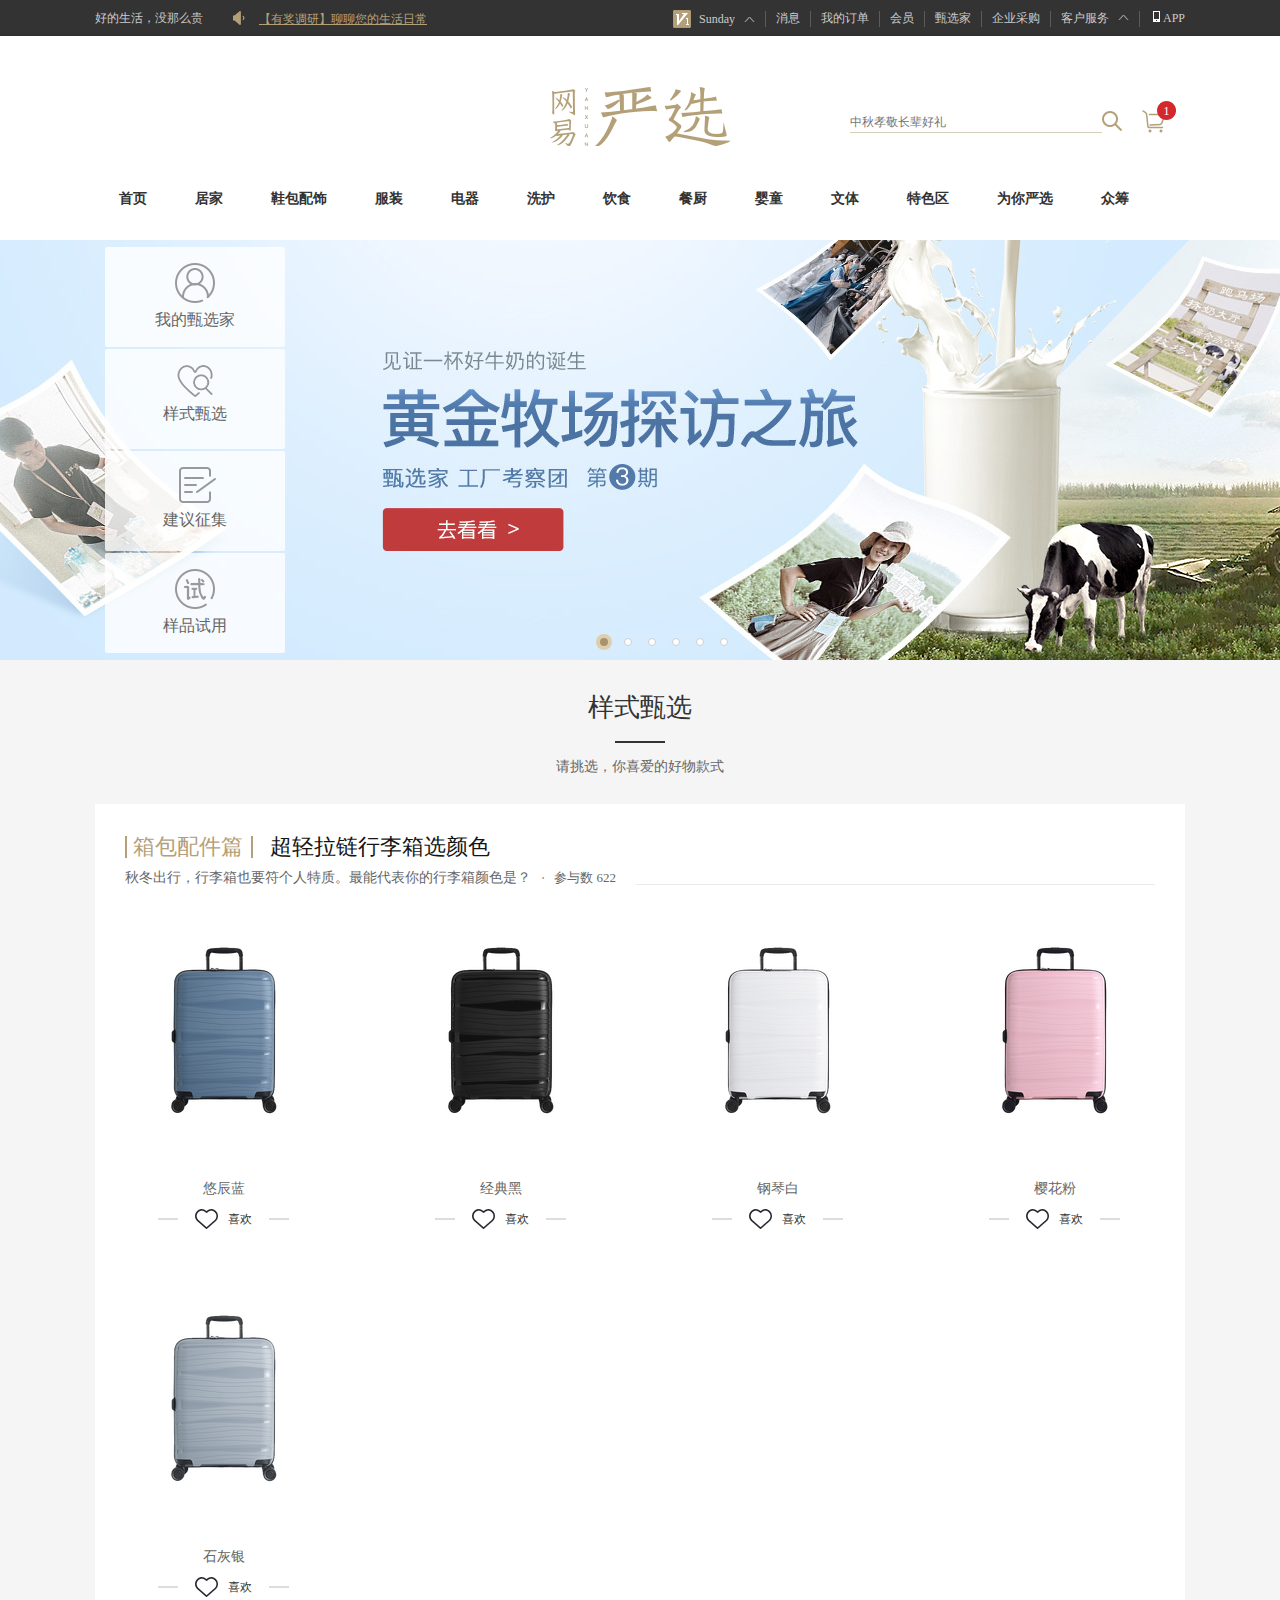
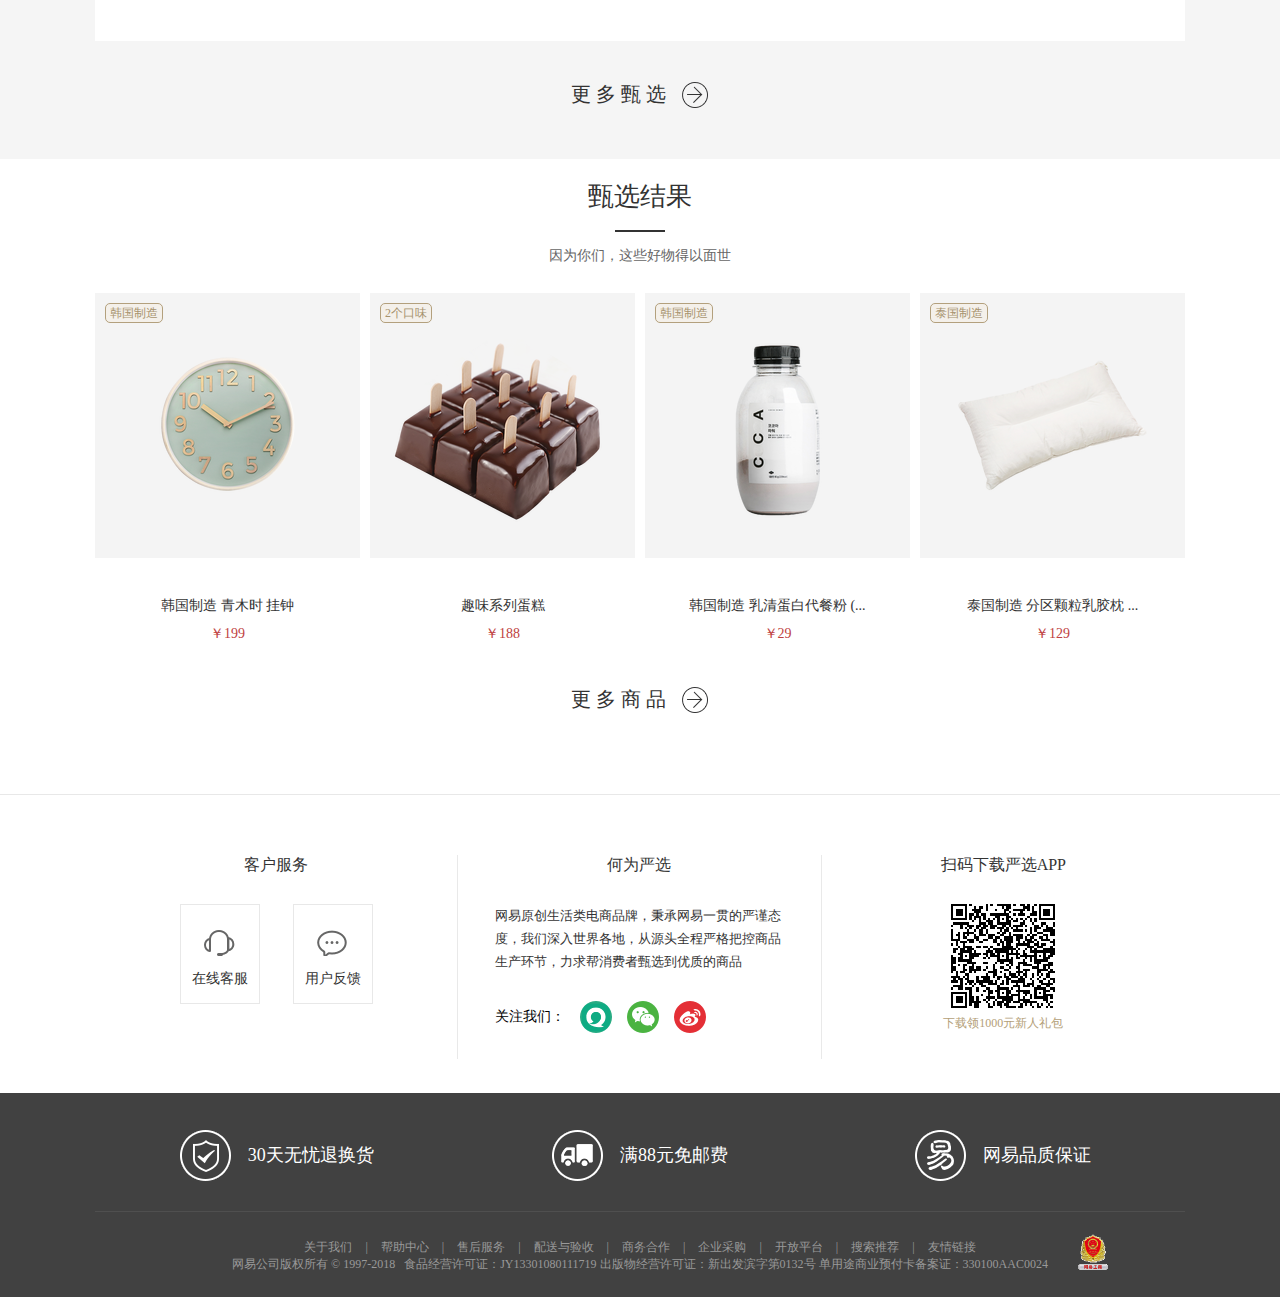
<file: html/select.html>
<!DOCTYPE html>
<html>
	<head>
		<meta charset="UTF-8">
		<link rel="stylesheet" href="../css/cssreset.css" />
		<link rel="stylesheet" href="../css/select.css" />
		<link rel="stylesheet" href="../css/club.css" />
		<link rel="shortcut icon" href="../img/favicon.ico" type="image/x-icon"/>
		<title>甄选家-网易严选、甄选家、生活家、产品体验、严选商品建议、心愿清单、免费试用、样品试用、试用报告、免费体验、包邮体验、试用报告、挑选好物款式</title>
	</head>
	<body>
		<header>
			<div class="Nav">
				<div class="Nav_1">
					<nav class="nav2">
						<span class="minilogo"></span>
						<ul>
							<li>
								<a href="../index.html" target="_blank">首页</a>
							</li>
							<li>
								<a href="details.html" target="_blank">居家</a>								
								<div class="nav_1" style="left: -205.5px;">
									<ul>
										<p>床品</p>
										<li>
											<a href="#">
												<img src="../img/chuang.png" style="width: 50px">
												<span>床品被套</span>
											</a>
										</li>
										<li>
											<a href="#">
												<img src="../img/chuang.png" style="width: 50px">
												<span>被枕</span>
											</a>
										</li>
									</ul>
									<ul>
										<p>床品</p>
										<li>
											<a href="#">
												<img src="../img/chuang.png" style="width: 50px">
												<span>床品被套</span>
											</a>
										</li>
										<li>
											<a href="#">
												<img src="../img/chuang.png" style="width: 50px">
												<span>床品被套</span>
											</a>
										</li>
									</ul>
									<ul>
										<p>床品</p>
										<li>
											<a href="#">
												<img src="../img/chuang.png" style="width: 50px">
												<span>床品被套</span>
											</a>
										</li>
										<li>
											<a href="#">
												<img src="../img/chuang.png" style="width: 50px">
												<span>床品被套</span>
											</a>
										</li>
									</ul>
									<ul>
										<p>床品</p>
										<li>
											<a href="#">
												<img src="../img/chuang.png" style="width: 50px">
												<span>床品被套</span>
											</a>
										</li>
										<li>
											<a href="#">
												<img src="../img/chuang.png" style="width: 50px">
												<span>床品被套</span>
											</a>
										</li>
									</ul>
								</div>
		                        <span></span>
							</li>
							<li>
								<a href="#">鞋包配饰</a>
								<span style="left: 39.5px;"></span>
								<div class="nav_1" style="left: -280.5px;">
									<ul>
										<p>床品</p>
										<li>
											<a href="#">
												<img src="../img/chuang.png" style="width: 50px">
												<span>床品被套</span>
											</a>
										</li>
										<li>
											<a href="#">
												<img src="../img/chuang.png" style="width: 50px">
												<span>床品被套</span>
											</a>
										</li>
									</ul>
									<ul>
										<p>床品</p>
										<li>
											<a href="#">
												<img src="../img/chuang.png" style="width: 50px">
												<span>床品被套</span>
											</a>
										</li>
										<li>
											<a href="#">
												<img src="../img/chuang.png" style="width: 50px">
												<span>床品被套</span>
											</a>
										</li>
									</ul>
									<ul>
										<p>床品</p>
										<li>
											<a href="#">
												<img src="../img/chuang.png" style="width: 50px">
												<span>床品被套</span>
											</a>
										</li>
										<li>
											<a href="#">
												<img src="../img/chuang.png" style="width: 50px">
												<span>床品被套</span>
											</a>
										</li>
									</ul>
									<ul>
										<p>床品</p>
										<li>
											<a href="#">
												<img src="../img/chuang.png" style="width: 50px">
												<span>床品被套</span>
											</a>
										</li>
										<li>
											<a href="#">
												<img src="../img/chuang.png" style="width: 50px">
												<span>床品被套</span>
											</a>
										</li>
									</ul>
								</div>
							</li>
							<li>
								<a href="#">服装</a>
								<span></span>
								<div class="nav_1" style="left: -280.5px;">
									<ul>
										<p>床品</p>
										<li>
											<a href="#">
												<img src="../img/chuang.png" style="width: 50px">
												<span>床品被套</span>
											</a>
										</li>
										<li>
											<a href="#">
												<img src="../img/chuang.png" style="width: 50px">
												<span>床品被套</span>
											</a>
										</li>
									</ul>
									<ul>
										<p>床品</p>
										<li>
											<a href="#">
												<img src="../img/chuang.png" style="width: 50px">
												<span>床品被套</span>
											</a>
										</li>
										<li>
											<a href="#">
												<img src="../img/chuang.png" style="width: 50px">
												<span>床品被套</span>
											</a>
										</li>
									</ul>
									<ul>
										<p>床品</p>
										<li>
											<a href="#">
												<img src="../img/chuang.png" style="width: 50px">
												<span>床品被套</span>
											</a>
										</li>
										<li>
											<a href="#">
												<img src="../img/chuang.png" style="width: 50px">
												<span>床品被套</span>
											</a>
										</li>
									</ul>
									<ul>
										<p>床品</p>
										<li>
											<a href="#">
												<img src="../img/chuang.png" style="width: 50px">
												<span>床品被套</span>
											</a>
										</li>
										<li>
											<a href="#">
												<img src="../img/chuang.png" style="width: 50px">
												<span>床品被套</span>
											</a>
										</li>
									</ul>
								</div>
							</li>
							<li>
								<a href="#">电器</a>
								<span></span>
								<div class="nav_1" style="left: -250.5px;">
									<ul>
										<p>床品</p>
										<li>
											<a href="#">
												<img src="../img/chuang.png" style="width: 50px">
												<span>床品被套</span>
											</a>
										</li>
										<li>
											<a href="#">
												<img src="../img/chuang.png" style="width: 50px">
												<span>床品被套</span>
											</a>
										</li>
									</ul>
									<ul>
										<p>床品</p>
										<li>
											<a href="#">
												<img src="../img/chuang.png" style="width: 50px">
												<span>床品被套</span>
											</a>
										</li>
										<li>
											<a href="#">
												<img src="../img/chuang.png" style="width: 50px">
												<span>床品被套</span>
											</a>
										</li>
									</ul>
									<ul>
										<p>床品</p>
										<li>
											<a href="#">
												<img src="../img/chuang.png" style="width: 50px">
												<span>床品被套</span>
											</a>
										</li>
										<li>
											<a href="#">
												<img src="../img/chuang.png" style="width: 50px">
												<span>床品被套</span>
											</a>
										</li>
									</ul>
									<ul>
										<p>床品</p>
										<li>
											<a href="#">
												<img src="../img/chuang.png" style="width: 50px">
												<span>床品被套</span>
											</a>
										</li>
										<li>
											<a href="#">
												<img src="../img/chuang.png" style="width: 50px">
												<span>床品被套</span>
											</a>
										</li>
									</ul>
								</div>
							</li>
							<li>
								<a href="#">洗护</a>
								<span></span>
								<div class="nav_1" style="left: -300px;">
									<ul>
										<p>床品</p>
										<li>
											<a href="#">
												<img src="../img/chuang.png" style="width: 50px">
												<span>床品被套</span>
											</a>
										</li>
										<li>
											<a href="#">
												<img src="../img/chuang.png" style="width: 50px">
												<span>床品被套</span>
											</a>
										</li>
									</ul>
									<ul>
										<p>床品</p>
										<li>
											<a href="#">
												<img src="../img/chuang.png" style="width: 50px">
												<span>床品被套</span>
											</a>
										</li>
										<li>
											<a href="#">
												<img src="../img/chuang.png" style="width: 50px">
												<span>床品被套</span>
											</a>
										</li>
									</ul>
									<ul>
										<p>床品</p>
										<li>
											<a href="#">
												<img src="../img/chuang.png" style="width: 50px">
												<span>床品被套</span>
											</a>
										</li>
										<li>
											<a href="#">
												<img src="../img/chuang.png" style="width: 50px">
												<span>床品被套</span>
											</a>
										</li>
									</ul>
									<ul>
										<p>床品</p>
										<li>
											<a href="#">
												<img src="../img/chuang.png" style="width: 50px">
												<span>床品被套</span>
											</a>
										</li>
										<li>
											<a href="#">
												<img src="../img/chuang.png" style="width: 50px">
												<span>床品被套</span>
											</a>
										</li>
									</ul>
								</div>
							</li>
							<li>
								<a href="#">饮食</a>
								<span></span>
								<div class="nav_1" style="left: -350px;">
									<ul>
										<p>床品</p>
										<li>
											<a href="#">
												<img src="../img/chuang.png" style="width: 50px">
												<span>床品被套</span>
											</a>
										</li>
										<li>
											<a href="#">
												<img src="../img/chuang.png" style="width: 50px">
												<span>床品被套</span>
											</a>
										</li>
									</ul>
									<ul>
										<p>床品</p>
										<li>
											<a href="#">
												<img src="../img/chuang.png" style="width: 50px">
												<span>床品被套</span>
											</a>
										</li>
										<li>
											<a href="#">
												<img src="../img/chuang.png" style="width: 50px">
												<span>床品被套</span>
											</a>
										</li>
									</ul>
									<ul>
										<p>床品</p>
										<li>
											<a href="#">
												<img src="../img/chuang.png" style="width: 50px">
												<span>床品被套</span>
											</a>
										</li>
										<li>
											<a href="#">
												<img src="../img/chuang.png" style="width: 50px">
												<span>床品被套</span>
											</a>
										</li>
									</ul>
									<ul>
										<p>床品</p>
										<li>
											<a href="#">
												<img src="../img/chuang.png" style="width: 50px">
												<span>床品被套</span>
											</a>
										</li>
										<li>
											<a href="#">
												<img src="../img/chuang.png" style="width: 50px">
												<span>床品被套</span>
											</a>
										</li>
									</ul>
								</div>
							</li>
							<li>
								<a href="#">餐厨</a>
								<span></span>
								<div class="nav_1" style="left: -350px;">
									<ul>
										<p>床品</p>
										<li>
											<a href="#">
												<img src="../img/chuang.png" style="width: 50px">
												<span>床品被套</span>
											</a>
										</li>
										<li>
											<a href="#">
												<img src="../img/chuang.png" style="width: 50px">
												<span>床品被套</span>
											</a>
										</li>
									</ul>
									<ul>
										<p>床品</p>
										<li>
											<a href="#">
												<img src="../img/chuang.png" style="width: 50px">
												<span>床品被套</span>
											</a>
										</li>
										<li>
											<a href="#">
												<img src="../img/chuang.png" style="width: 50px">
												<span>床品被套</span>
											</a>
										</li>
									</ul>
									<ul>
										<p>床品</p>
										<li>
											<a href="#">
												<img src="../img/chuang.png" style="width: 50px">
												<span>床品被套</span>
											</a>
										</li>
										<li>
											<a href="#">
												<img src="../img/chuang.png" style="width: 50px">
												<span>床品被套</span>
											</a>
										</li>
									</ul>
									<ul>
										<p>床品</p>
										<li>
											<a href="#">
												<img src="../img/chuang.png" style="width: 50px">
												<span>床品被套</span>
											</a>
										</li>
										<li>
											<a href="#">
												<img src="../img/chuang.png" style="width: 50px">
												<span>床品被套</span>
											</a>
										</li>
									</ul>
								</div>
							</li>
							<li>
								<a href="#">婴童</a>
								<span></span>
								<div class="nav_1" style="left: -340px;">
									<ul>
										<p>床品</p>
										<li>
											<a href="#">
												<img src="../img/chuang.png" style="width: 50px">
												<span>床品被套</span>
											</a>
										</li>
										<li>
											<a href="#">
												<img src="../img/chuang.png" style="width: 50px">
												<span>床品被套</span>
											</a>
										</li>
									</ul>
									<ul>
										<p>床品</p>
										<li>
											<a href="#">
												<img src="../img/chuang.png" style="width: 50px">
												<span>床品被套</span>
											</a>
										</li>
										<li>
											<a href="#">
												<img src="../img/chuang.png" style="width: 50px">
												<span>床品被套</span>
											</a>
										</li>
									</ul>
									<ul>
										<p>床品</p>
										<li>
											<a href="#">
												<img src="../img/chuang.png" style="width: 50px">
												<span>床品被套</span>
											</a>
										</li>
										<li>
											<a href="#">
												<img src="../img/chuang.png" style="width: 50px">
												<span>床品被套</span>
											</a>
										</li>
									</ul>
									<ul>
										<p>床品</p>
										<li>
											<a href="#">
												<img src="../img/chuang.png" style="width: 50px">
												<span>床品被套</span>
											</a>
										</li>
										<li>
											<a href="#">
												<img src="../img/chuang.png" style="width: 50px">
												<span>床品被套</span>
											</a>
										</li>
									</ul>
								</div>
							</li>
							<li>
								<a href="#">文体</a>
								<span></span>
								<div class="nav_1" style="left: -330px;">
									<ul>
										<p>床品</p>
										<li>
											<a href="#">
												<img src="../img/chuang.png" style="width: 50px">
												<span>床品被套</span>
											</a>
										</li>
										<li>
											<a href="#">
												<img src="../img/chuang.png" style="width: 50px">
												<span>床品被套</span>
											</a>
										</li>
									</ul>
									<ul>
										<p>床品</p>
										<li>
											<a href="#">
												<img src="../img/chuang.png" style="width: 50px">
												<span>床品被套</span>
											</a>
										</li>
										<li>
											<a href="#">
												<img src="../img/chuang.png" style="width: 50px">
												<span>床品被套</span>
											</a>
										</li>
									</ul>
									<ul>
										<p>床品</p>
										<li>
											<a href="#">
												<img src="../img/chuang.png" style="width: 50px">
												<span>床品被套</span>
											</a>
										</li>
										<li>
											<a href="#">
												<img src="../img/chuang.png" style="width: 50px">
												<span>床品被套</span>
											</a>
										</li>
									</ul>
									<ul>
										<p>床品</p>
										<li>
											<a href="#">
												<img src="../img/chuang.png" style="width: 50px">
												<span>床品被套</span>
											</a>
										</li>
										<li>
											<a href="#">
												<img src="../img/chuang.png" style="width: 50px">
												<span>床品被套</span>
											</a>
										</li>
									</ul>
								</div>
							</li>
							<li>
								<a href="#">特色区</a>
								<span></span>
								<div class="nav_1" style="left: -420px;">
									<ul>
										<p>床品</p>
										<li>
											<a href="#">
												<img src="../img/chuang.png" style="width: 50px">
												<span>床品被套</span>
											</a>
										</li>
										<li>
											<a href="#">
												<img src="../img/chuang.png" style="width: 50px">
												<span>床品被套</span>
											</a>
										</li>
									</ul>
									<ul>
										<p>床品</p>
										<li>
											<a href="#">
												<img src="../img/chuang.png" style="width: 50px">
												<span>床品被套</span>
											</a>
										</li>
										<li>
											<a href="#">
												<img src="../img/chuang.png" style="width: 50px">
												<span>床品被套</span>
											</a>
										</li>
									</ul>
									<ul>
										<p>床品</p>
										<li>
											<a href="#">
												<img src="../img/chuang.png" style="width: 50px">
												<span>床品被套</span>
											</a>
										</li>
										<li>
											<a href="#">
												<img src="../img/chuang.png" style="width: 50px">
												<span>床品被套</span>
											</a>
										</li>
									</ul>
									<ul>
										<p>床品</p>
										<li>
											<a href="#">
												<img src="../img/chuang.png" style="width: 50px">
												<span>床品被套</span>
											</a>
										</li>
										<li>
											<a href="#">
												<img src="../img/chuang.png" style="width: 50px">
												<span>床品被套</span>
											</a>
										</li>
									</ul>
								</div>
							</li>
						</ul>
					</nav>
					<span class="minisearch"></span>
					<a href="mymessage.html" target="_blank"><span class="miniuser"></span></a>
					<a href="gouwuche.html" target="_blank">
						<span class="minishopcar">
							<span class="shopcarnum">1</span>
						</span>
					</a>
					<div class="carthover2">
						<span class="triangle-b"></span>
						<span class="triangle-s"></span>
						<div class="product">
							<div class="prodpic">
								<a href="#">
									<img src="../img/cartpic-sm.png" />
								</a>
							</div>
							<div class="proddesc">
								<div class="left">
									<p class="desc">
										<a href="">婴儿手口湿巾80片家庭装</a>
									</p>
									<p class="subdesc">
										<span>
											<span>80片</span>
											<span>&nbsp;x&nbsp;</span>
										</span>
										<span>1</span>
									</p>
								</div>
								<div class="right">
									<span class="prodprice">￥9.9</span>
									<p class="dele"><span></span></p>
								</div>	
							</div>
						</div>
						<div class="cartsettle">
							<div class="left">
								<span class="sum">商品合计:</span>
								<span class="sumprice">￥9.9</span>
							</div>
							<div class="right">
								<a href="gouwuche.html" target="_blank">去购物车结算</a>
							</div>
						</div>
					</div>
				</div>
			</div>
			<div class="ctopbar">
				<div class="ctopbar-m">
					<div class="ctopbar-left">
						<a href="Brand.html" target="_blank">好的生活，没那么贵</a>
					</div>
					<div class="labalist">
						<div class="noticelunbo">
							<ul class="toplist">
								<li><a href="">【有奖调研】聊聊您的生活日常</a></li>
								<li><a href="">【5折SALE】爆款内裤穿搭好物19.5...</a></li>
								<li><a href="">【严选x中行联名卡】达标领80元礼品卡></a></li>
								<li><a href="">【福利】下载严选APP，抢1元包邮团，领...</a></li>
								<li><a href="">【有奖调研】聊聊您的生活日常</a></li>
							</ul>
						</div>
					</div>
					<div class="ctopbar_right">
						<div class="member-hide">
							<a href="mymessage.html" target="_blank" class="member">
								<span class="member-name" title="严选会员">Sunday</span>
								<span class="uptip"></span>
							</a>
							<div class="dropdown-menu member-none">
								<span class="triangle"></span>
								<a href="">优惠券</a>
								<a href="">礼品卡</a>
								<a href="">我的收藏</a>
								<a href="">我的积分</a>
								<a href="">邀请返利</a>
								<a href="">我的甄选家</a>
								<a href="">退出登录</a>
							</div>
						</div>					
						<a class="linkline" href="mymessage.html" target="_blank">消息</a>
						<a class="linkline" href="order.html" target="_blank">我的订单</a>
						<a class="linkline" href="memberClub.html" target="_blank">会员</a>
						<a class="linkline" href="select.html" target="_blank">甄选家</a>
						<a class="linkline" href="qiyecaigou.html" target="_blank">企业采购</a>
						<div class="client-ser-hide">
							<a class="client-ser">
								<span class="linkline">客户服务</span>
								<span class="uptip"></span>
							</a>
							<div class="dropdown-clientmenu member-none">
								<span class="triangle"></span>
								<a href="">在线客服</a>
								<a href="">帮助中心</a>
								<a href="">商务合作</a>
								<a href="">开放平台</a>
							</div>
						</div>
						<div class="APP-hide">
							<a class="APPma">
								<div class="app linkline">
									<span class="phone-icon"></span>
									<span>APP</span>	
								</div>		
							</a>
							<div class="appDropdown member-none">
								<span class="triangle"></span>
								<img src="../img/appma.png" width="117px"/>
								<p class="downloadgift">下载领1000元新人礼包</p>
							</div>
						</div>
					</div>
				</div>
			</div>
		    <div class="cnavbar">
				<div class="cnavbar-m">
					<a class="youicon" href="../index.html" target="_blank"></a>
					<div class="cartbox">
						<div class="shopcart">
							<a href="gouwuche.html" target="_blank">
								<span class="cart"></span>
								<span class="cartnum">1</span>
							</a>
						</div>
						<div class="carthover">
							<span class="triangle-b"></span>
							<span class="triangle-s"></span>
							<div class="product">
								<div class="prodpic">
									<a href="#">
										<img src="../img/cartpic-sm.png" />
									</a>
								</div>
								<div class="proddesc">
									<div class="left">
										<p class="desc">
											<a href="">婴儿手口湿巾80片家庭装</a>
										</p>
										<p class="subdesc">
											<span>
												<span>80片</span>
												<span>&nbsp;x&nbsp;</span>
											</span>
											<span>1</span>
										</p>
									</div>
									<div class="right">
										<span class="prodprice">￥9.9</span>
										<p class="dele"><span></span></p>
									</div>	
								</div>
							</div>
							<div class="cartsettle">
								<div class="left">
									<span class="sum">商品合计:</span>
									<span class="sumprice">￥9.9</span>
								</div>
								<div class="right">
									<a href="gouwuche.html" target="_blank">去购物车结算</a>
								</div>
							</div>
						</div>
					</div>
					<div class="search">
						<div>
							<input class="searchInput" type="text" placeholder="中秋孝敬长辈好礼"/>
						</div>
						<div class="searchbtn"></div>
					</div>
					<nav class="nav1">
						<ul>
							<li>
								<a href="../index.html" target="_blank">首页</a>
							</li>
							<li>
								<a href="details.html" target="_blank">居家</a>								
								<div class="nav_1" style="left: -100.5px;">
									<ul>
										<p>床品</p>
										<li>
											<a href="#">
												<img src="../img/chuang.png" style="width: 50px">
												<span>床品被套</span>
											</a>
										</li>
										<li>
											<a href="#">
												<img src="../img/chuang.png" style="width: 50px">
												<span>被枕</span>
											</a>
										</li>
									</ul>
									<ul>
										<p>床品</p>
										<li>
											<a href="#">
												<img src="../img/chuang.png" style="width: 50px">
												<span>床品被套</span>
											</a>
										</li>
										<li>
											<a href="#">
												<img src="../img/chuang.png" style="width: 50px">
												<span>床品被套</span>
											</a>
										</li>
									</ul>
									<ul>
										<p>床品</p>
										<li>
											<a href="#">
												<img src="../img/chuang.png" style="width: 50px">
												<span>床品被套</span>
											</a>
										</li>
										<li>
											<a href="#">
												<img src="../img/chuang.png" style="width: 50px">
												<span>床品被套</span>
											</a>
										</li>
									</ul>
									<ul>
										<p>床品</p>
										<li>
											<a href="#">
												<img src="../img/chuang.png" style="width: 50px">
												<span>床品被套</span>
											</a>
										</li>
										<li>
											<a href="#">
												<img src="../img/chuang.png" style="width: 50px">
												<span>床品被套</span>
											</a>
										</li>
									</ul>
								</div>
                                <span></span>
							</li>
							<li>
								<a href="#">鞋包配饰</a>
								<span style="left: 39.5px;"></span>
								<div class="nav_1" style="left: -190.5px;">
									<ul>
										<p>床品</p>
										<li>
											<a href="#">
												<img src="../img/chuang.png" style="width: 50px">
												<span>床品被套</span>
											</a>
										</li>
										<li>
											<a href="#">
												<img src="../img/chuang.png" style="width: 50px">
												<span>床品被套</span>
											</a>
										</li>
									</ul>
									<ul>
										<p>床品</p>
										<li>
											<a href="#">
												<img src="../img/chuang.png" style="width: 50px">
												<span>床品被套</span>
											</a>
										</li>
										<li>
											<a href="#">
												<img src="../img/chuang.png" style="width: 50px">
												<span>床品被套</span>
											</a>
										</li>
									</ul>
									<ul>
										<p>床品</p>
										<li>
											<a href="#">
												<img src="../img/chuang.png" style="width: 50px">
												<span>床品被套</span>
											</a>
										</li>
										<li>
											<a href="#">
												<img src="../img/chuang.png" style="width: 50px">
												<span>床品被套</span>
											</a>
										</li>
									</ul>
									<ul>
										<p>床品</p>
										<li>
											<a href="#">
												<img src="../img/chuang.png" style="width: 50px">
												<span>床品被套</span>
											</a>
										</li>
										<li>
											<a href="#">
												<img src="../img/chuang.png" style="width: 50px">
												<span>床品被套</span>
											</a>
										</li>
									</ul>
								</div>
							</li>
							<li>
								<a href="#">服装</a>
								<span></span>
								<div class="nav_1" style="left: -280.5px;">
									<ul>
										<p>床品</p>
										<li>
											<a href="#">
												<img src="../img/chuang.png" style="width: 50px">
												<span>床品被套</span>
											</a>
										</li>
										<li>
											<a href="#">
												<img src="../img/chuang.png" style="width: 50px">
												<span>床品被套</span>
											</a>
										</li>
									</ul>
									<ul>
										<p>床品</p>
										<li>
											<a href="#">
												<img src="../img/chuang.png" style="width: 50px">
												<span>床品被套</span>
											</a>
										</li>
										<li>
											<a href="#">
												<img src="../img/chuang.png" style="width: 50px">
												<span>床品被套</span>
											</a>
										</li>
									</ul>
									<ul>
										<p>床品</p>
										<li>
											<a href="#">
												<img src="../img/chuang.png" style="width: 50px">
												<span>床品被套</span>
											</a>
										</li>
										<li>
											<a href="#">
												<img src="../img/chuang.png" style="width: 50px">
												<span>床品被套</span>
											</a>
										</li>
									</ul>
									<ul>
										<p>床品</p>
										<li>
											<a href="#">
												<img src="../img/chuang.png" style="width: 50px">
												<span>床品被套</span>
											</a>
										</li>
										<li>
											<a href="#">
												<img src="../img/chuang.png" style="width: 50px">
												<span>床品被套</span>
											</a>
										</li>
									</ul>
								</div>
							</li>
							<li>
								<a href="#">电器</a>
								<span></span>
								<div class="nav_1" style="left: -250.5px;">
									<ul>
										<p>床品</p>
										<li>
											<a href="#">
												<img src="../img/chuang.png" style="width: 50px">
												<span>床品被套</span>
											</a>
										</li>
										<li>
											<a href="#">
												<img src="../img/chuang.png" style="width: 50px">
												<span>床品被套</span>
											</a>
										</li>
									</ul>
									<ul>
										<p>床品</p>
										<li>
											<a href="#">
												<img src="../img/chuang.png" style="width: 50px">
												<span>床品被套</span>
											</a>
										</li>
										<li>
											<a href="#">
												<img src="../img/chuang.png" style="width: 50px">
												<span>床品被套</span>
											</a>
										</li>
									</ul>
									<ul>
										<p>床品</p>
										<li>
											<a href="#">
												<img src="../img/chuang.png" style="width: 50px">
												<span>床品被套</span>
											</a>
										</li>
										<li>
											<a href="#">
												<img src="../img/chuang.png" style="width: 50px">
												<span>床品被套</span>
											</a>
										</li>
									</ul>
									<ul>
										<p>床品</p>
										<li>
											<a href="#">
												<img src="../img/chuang.png" style="width: 50px">
												<span>床品被套</span>
											</a>
										</li>
										<li>
											<a href="#">
												<img src="../img/chuang.png" style="width: 50px">
												<span>床品被套</span>
											</a>
										</li>
									</ul>
								</div>
							</li>
							<li>
								<a href="#">洗护</a>
								<span></span>
								<div class="nav_1" style="left: -300px;">
									<ul>
										<p>床品</p>
										<li>
											<a href="#">
												<img src="../img/chuang.png" style="width: 50px">
												<span>床品被套</span>
											</a>
										</li>
										<li>
											<a href="#">
												<img src="../img/chuang.png" style="width: 50px">
												<span>床品被套</span>
											</a>
										</li>
									</ul>
									<ul>
										<p>床品</p>
										<li>
											<a href="#">
												<img src="../img/chuang.png" style="width: 50px">
												<span>床品被套</span>
											</a>
										</li>
										<li>
											<a href="#">
												<img src="../img/chuang.png" style="width: 50px">
												<span>床品被套</span>
											</a>
										</li>
									</ul>
									<ul>
										<p>床品</p>
										<li>
											<a href="#">
												<img src="../img/chuang.png" style="width: 50px">
												<span>床品被套</span>
											</a>
										</li>
										<li>
											<a href="#">
												<img src="../img/chuang.png" style="width: 50px">
												<span>床品被套</span>
											</a>
										</li>
									</ul>
									<ul>
										<p>床品</p>
										<li>
											<a href="#">
												<img src="../img/chuang.png" style="width: 50px">
												<span>床品被套</span>
											</a>
										</li>
										<li>
											<a href="#">
												<img src="../img/chuang.png" style="width: 50px">
												<span>床品被套</span>
											</a>
										</li>
									</ul>
								</div>
							</li>
							<li>
								<a href="#">饮食</a>
								<span></span>
								<div class="nav_1" style="left: -350px;">
									<ul>
										<p>床品</p>
										<li>
											<a href="#">
												<img src="../img/chuang.png" style="width: 50px">
												<span>床品被套</span>
											</a>
										</li>
										<li>
											<a href="#">
												<img src="../img/chuang.png" style="width: 50px">
												<span>床品被套</span>
											</a>
										</li>
									</ul>
									<ul>
										<p>床品</p>
										<li>
											<a href="#">
												<img src="../img/chuang.png" style="width: 50px">
												<span>床品被套</span>
											</a>
										</li>
										<li>
											<a href="#">
												<img src="../img/chuang.png" style="width: 50px">
												<span>床品被套</span>
											</a>
										</li>
									</ul>
									<ul>
										<p>床品</p>
										<li>
											<a href="#">
												<img src="../img/chuang.png" style="width: 50px">
												<span>床品被套</span>
											</a>
										</li>
										<li>
											<a href="#">
												<img src="../img/chuang.png" style="width: 50px">
												<span>床品被套</span>
											</a>
										</li>
									</ul>
									<ul>
										<p>床品</p>
										<li>
											<a href="#">
												<img src="../img/chuang.png" style="width: 50px">
												<span>床品被套</span>
											</a>
										</li>
										<li>
											<a href="#">
												<img src="../img/chuang.png" style="width: 50px">
												<span>床品被套</span>
											</a>
										</li>
									</ul>
								</div>
							</li>
							<li>
								<a href="#">餐厨</a>
								<span></span>
								<div class="nav_1" style="left: -350px;">
									<ul>
										<p>床品</p>
										<li>
											<a href="#">
												<img src="../img/chuang.png" style="width: 50px">
												<span>床品被套</span>
											</a>
										</li>
										<li>
											<a href="#">
												<img src="../img/chuang.png" style="width: 50px">
												<span>床品被套</span>
											</a>
										</li>
									</ul>
									<ul>
										<p>床品</p>
										<li>
											<a href="#">
												<img src="../img/chuang.png" style="width: 50px">
												<span>床品被套</span>
											</a>
										</li>
										<li>
											<a href="#">
												<img src="../img/chuang.png" style="width: 50px">
												<span>床品被套</span>
											</a>
										</li>
									</ul>
									<ul>
										<p>床品</p>
										<li>
											<a href="#">
												<img src="../img/chuang.png" style="width: 50px">
												<span>床品被套</span>
											</a>
										</li>
										<li>
											<a href="#">
												<img src="../img/chuang.png" style="width: 50px">
												<span>床品被套</span>
											</a>
										</li>
									</ul>
									<ul>
										<p>床品</p>
										<li>
											<a href="#">
												<img src="../img/chuang.png" style="width: 50px">
												<span>床品被套</span>
											</a>
										</li>
										<li>
											<a href="#">
												<img src="../img/chuang.png" style="width: 50px">
												<span>床品被套</span>
											</a>
										</li>
									</ul>
								</div>
							</li>
							<li>
								<a href="#">婴童</a>
								<span></span>
								<div class="nav_1" style="left: -340px;">
									<ul>
										<p>床品</p>
										<li>
											<a href="#">
												<img src="../img/chuang.png" style="width: 50px">
												<span>床品被套</span>
											</a>
										</li>
										<li>
											<a href="#">
												<img src="../img/chuang.png" style="width: 50px">
												<span>床品被套</span>
											</a>
										</li>
									</ul>
									<ul>
										<p>床品</p>
										<li>
											<a href="#">
												<img src="../img/chuang.png" style="width: 50px">
												<span>床品被套</span>
											</a>
										</li>
										<li>
											<a href="#">
												<img src="../img/chuang.png" style="width: 50px">
												<span>床品被套</span>
											</a>
										</li>
									</ul>
									<ul>
										<p>床品</p>
										<li>
											<a href="#">
												<img src="../img/chuang.png" style="width: 50px">
												<span>床品被套</span>
											</a>
										</li>
										<li>
											<a href="#">
												<img src="../img/chuang.png" style="width: 50px">
												<span>床品被套</span>
											</a>
										</li>
									</ul>
									<ul>
										<p>床品</p>
										<li>
											<a href="#">
												<img src="../img/chuang.png" style="width: 50px">
												<span>床品被套</span>
											</a>
										</li>
										<li>
											<a href="#">
												<img src="../img/chuang.png" style="width: 50px">
												<span>床品被套</span>
											</a>
										</li>
									</ul>
								</div>
							</li>
							<li>
								<a href="#">文体</a>
								<span></span>
								<div class="nav_1" style="left: -330px;">
									<ul>
										<p>床品</p>
										<li>
											<a href="#">
												<img src="../img/chuang.png" style="width: 50px">
												<span>床品被套</span>
											</a>
										</li>
										<li>
											<a href="#">
												<img src="../img/chuang.png" style="width: 50px">
												<span>床品被套</span>
											</a>
										</li>
									</ul>
									<ul>
										<p>床品</p>
										<li>
											<a href="#">
												<img src="../img/chuang.png" style="width: 50px">
												<span>床品被套</span>
											</a>
										</li>
										<li>
											<a href="#">
												<img src="../img/chuang.png" style="width: 50px">
												<span>床品被套</span>
											</a>
										</li>
									</ul>
									<ul>
										<p>床品</p>
										<li>
											<a href="#">
												<img src="../img/chuang.png" style="width: 50px">
												<span>床品被套</span>
											</a>
										</li>
										<li>
											<a href="#">
												<img src="../img/chuang.png" style="width: 50px">
												<span>床品被套</span>
											</a>
										</li>
									</ul>
									<ul>
										<p>床品</p>
										<li>
											<a href="#">
												<img src="../img/chuang.png" style="width: 50px">
												<span>床品被套</span>
											</a>
										</li>
										<li>
											<a href="#">
												<img src="../img/chuang.png" style="width: 50px">
												<span>床品被套</span>
											</a>
										</li>
									</ul>
								</div>
							</li>
							<li>
								<a href="#">特色区</a>
								<span></span>
								<div class="nav_1" style="left: -420px;">
									<ul>
										<p>床品</p>
										<li>
											<a href="#">
												<img src="../img/chuang.png" style="width: 50px">
												<span>床品被套</span>
											</a>
										</li>
										<li>
											<a href="#">
												<img src="../img/chuang.png" style="width: 50px">
												<span>床品被套</span>
											</a>
										</li>
									</ul>
									<ul>
										<p>床品</p>
										<li>
											<a href="#">
												<img src="../img/chuang.png" style="width: 50px">
												<span>床品被套</span>
											</a>
										</li>
										<li>
											<a href="#">
												<img src="../img/chuang.png" style="width: 50px">
												<span>床品被套</span>
											</a>
										</li>
									</ul>
									<ul>
										<p>床品</p>
										<li>
											<a href="#">
												<img src="../img/chuang.png" style="width: 50px">
												<span>床品被套</span>
											</a>
										</li>
										<li>
											<a href="#">
												<img src="../img/chuang.png" style="width: 50px">
												<span>床品被套</span>
											</a>
										</li>
									</ul>
									<ul>
										<p>床品</p>
										<li>
											<a href="#">
												<img src="../img/chuang.png" style="width: 50px">
												<span>床品被套</span>
											</a>
										</li>
										<li>
											<a href="#">
												<img src="../img/chuang.png" style="width: 50px">
												<span>床品被套</span>
											</a>
										</li>
									</ul>
								</div>
							</li>
							<li>
								<span class="nav-sblite"></span>
							</li>
							<li>
								<a href="weiniyanxuan.html" target="_blank">为你严选</a>
							</li>
							<li>
								<a href="#" class="a1">众筹</a>
							</li>
						</ul>
					</nav>
				</div>
			</div>
		</header>
		<section>
			<div class="zx-bg">
				<div class="zx-carousel">
					<div class="zx-bg-carousel">
						<ul>
							<li>
								<a href=""><img src="../img/zx-carousel1.png"/></a>
							</li>
							<li>
								<a href=""><img src="../img/zx-carousel2.png"/></a>
							</li>
							<li>
								<a href=""><img src="../img/zx-carousel3.png"/></a>
							</li>
							<li>
								<a href=""><img src="../img/zx-carousel4.png"/></a>
							</li>
							<li>
								<a href=""><img src="../img/zx-carousel5.png"/></a>
							</li>
							<li>
								<a href=""><img src="../img/zx-carousel6.png"/></a>
							</li>
						</ul>
					</div>
					<ol class="zxdot">
						<li class="active"></li>
						<li></li>
						<li></li>
						<li></li>
						<li></li>
						<li></li>
					</ol>
				</div>
				<div class="zx-navofbg-m">
					<div class="zx-navofbg">
						<ul>
							<li>
								<a href="javascript:;">
									<span class="myselect"></span>
									我的甄选家
								</a>
							</li>
							<li>
								<a href="">
									<span class="parttern"></span>
									样式甄选
								</a>
							</li>
							<li>
								<a href="">
									<span class="propose"></span>
									建议征集
								</a>
							</li>
							<li>
								<a href="">
									<span class="sample"></span>
									样品试用
								</a>
							</li>
						</ul>
					</div>
				</div>	
			</div>
			<div class="zx-floor1">
				<div class="zx-head-1">
					<h2 class="title">样式甄选</h2>
					<p class="line"></p>
					<p class="desc">请挑选，你喜爱的好物款式</p>
				</div>
				<div class="zx-sample">
					<div class="zx-sample-m">
						<div class="packegepian">
							<div class="zx-text">
								<div class="zx-top-desc">
									<div class="tag">
										<p class="tag-name">箱包配件篇</p>
									</div>
									<p class="tag-desc">超轻拉链行李箱选颜色</p>
								</div>
								<div class="zx-bot-desc">
									<div class="zx-bot-left">
										<p class="desctxt">秋冬出行，行李箱也要符个人特质。最能代表你的行李箱颜色是？</p>
										<p class="joincount">参与数&nbsp;622</p>
									</div>
								</div>
							</div>
							<div class="zx-sampleList">
								<div class="item">
									<div class="img">
										<img src="../img/zx-packege1.png"/>
										<span class="add"></span>
									</div>
									<div class="like">
										<p>悠辰蓝</p>
										<div class="footicon">
											<span class="likeicon" >
												<span class="icon"></span>
											</span>
											<span class="liketxt">喜欢</span>
										</div>
									</div>
								</div>
								<div class="item">
									<div class="img">
										<img src="../img/zx-packege2.png"/>
										<span class="add"></span>
									</div>
									<div class="like">
										<p>经典黑</p>
										<div class="footicon">
											<span class="likeicon" >
												<span class="icon"></span>
											</span>
											<span class="liketxt">喜欢</span>
										</div>
									</div>
								</div>
								<div class="item">
									<div class="img">
										<img src="../img/zx-packege3.png"/>
										<span class="add"></span>
									</div>
									<div class="like">
										<p>钢琴白</p>
										<div class="footicon">
											<span class="likeicon" >
												<span class="icon"></span>
											</span>
											<span class="liketxt">喜欢</span>
										</div>
									</div>
								</div>
								<div class="item">
									<div class="img">
										<img src="../img/zx-packege4.png"/>
										<span class="add"></span>
									</div>
									<div class="like">
										<p>樱花粉</p>
										<div class="footicon">
											<span class="likeicon" >
												<span class="icon"></span>
											</span>
											<span class="liketxt">喜欢</span>
										</div>
									</div>
								</div>
								<div class="item">
									<div class="img">
										<img src="../img/zx-packege5.png"/>
										<span class="add"></span>
									</div>
									<div class="like">
										<p>石灰银</p>
										<div class="footicon">
											<span class="likeicon" >
												<span class="icon"></span>
											</span>
											<span class="liketxt">喜欢</span>
										</div>
									</div>
								</div>
							</div>
						</div>
						<div class="footermore">
							<a href="javascript:;">
								<span class="textmore">更多甄选</span>
								<span class="arrow-icon"></span>
							</a>
						</div>
					</div>
				</div>
			</div>
			<div class="zx-floor2">
				<div class="zx-floor-m">
					<div class="zx-head-1">
						<h2 class="title">甄选结果</h2>
						<p class="line"></p>
						<p class="desc">因为你们，这些好物得以面世</p>
					</div>
					<div class="goodslist">
						<div class="goods">
							<a href="">
								<img src="../img/zx-goods1.png"/>
								<div class="colorNum">韩国制造</div>
							</a>
							<div class="baseInfo">
								<a href="">韩国制造 青木时 挂钟</a>
								<p>￥199</p>
							</div>
						</div>
						<div class="goods">
							<a href="">
								<img src="../img/zx-goods2.png"/>
								<div class="colorNum">2个口味</div>
							</a>
							<div class="baseInfo">
								<a href="">趣味系列蛋糕</a>
								<p>￥188</p>
							</div>
						</div>
						<div class="goods">
							<a href="">
								<img src="../img/zx-goods3.png"/>
								<div class="colorNum">韩国制造</div>
							</a>
							<div class="baseInfo">
								<a href="">韩国制造 乳清蛋白代餐粉 (...</a>
								<p>￥29</p>
							</div>
						</div>
						<div class="goods">
							<a href="">
								<img src="../img/zx-goods4.png"/>
								<div class="colorNum">泰国制造</div>
							</a>
							<div class="baseInfo">
								<a href="">泰国制造 分区颗粒乳胶枕 ...</a>
								<p>￥129</p>
							</div>
						</div>
					</div>
					<div class="footermore">
						<a href="javascript:;">
							<span class="textmore">更多商品</span>
							<span class="arrow-icon"></span>
						</a>
					</div>
				</div>
			</div>
		</section>
		<footer>
			<div class="foot">
				<div class="foot-m">
					<div class="top">
						<div class="left">
							<p>客户服务</p>
							<a class="online-ser" href="#">
								<span></span>
								<p>在线客服</p>
							</a>
							<a class="customer-reback" href="#">
								<span></span>
								<p>用户反馈</p>
							</a>
						</div>
						<div class="middle">
							<div class="mid-top">
								<p class="title">何为严选</p>
								<p class="desc">网易原创生活类电商品牌，秉承网易一贯的严谨态度，我们深入世界各地，从源头全程严格把控商品生产环节，力求帮消费者甄选到优质的商品</p>
							</div>
							<div class="mid-bot">
								<p class="focusus">关注我们：</p>
								<a href=""><span class="QQ"></span></a>
								<a href=""><span class="wechat"></span></a>
								<a href=""><span class="weibo"></span></a>
							</div>
						</div>
						<div class="right">
							<p class="focusus">扫码下载严选APP</p>
							<img src="../img/QRcode.png"/>
							<p class="downloadgift">下载领1000元新人礼包</p>
						</div>
					</div>	
				</div>	
				<div class="bottom">
					<div class="bottom-m">
						<ul class="foot-bot-top">
							<li>
								<span class="foot-icon1"></span>
								<span class="foot-ex">30天无忧退换货</span>
							</li>
							<li>
								<span class="foot-icon2"></span>
								<span class="foot-ex">满88元免邮费</span>
							</li>
							<li>
								<span class="foot-icon3"></span>
								<span class="foot-ex">网易品质保证</span>
							</li>
						</ul>
						<div class="foot-bot-bot">
							<div class="bot-links">
								<a href="">关于我们</a>
								<span>|</span>
								<a href="">帮助中心</a>
								<span>|</span>
								<a href="">售后服务</a>
								<span>|</span>
								<a href="">配送与验收</a>
								<span>|</span>
								<a href="">商务合作</a>
								<span>|</span>
								<a href="">企业采购</a>
								<span>|</span>
								<a href="">开放平台</a>
								<span>|</span>
								<a href="">搜索推荐</a>
								<span>|</span>
								<a href="">友情链接</a>
							</div>
							<p>网易公司版权所有&nbsp;&copy;&nbsp;1997-2018&nbsp;&nbsp;&nbsp;食品经营许可证：JY13301080111719 出版物经营许可证：新出发滨字第0132号 单用途商业预付卡备案证：330100AAC0024</p>
							<a href=""><img src="../img/police.gif" width="36px"/></a>
						</div>
					</div>					
				</div>
			</div>	
		</footer>
		<script type="text/javascript" src="../js/jquery-3.3.1.min.js" ></script>
		<script type="text/javascript" src="../js/select.js" ></script>
		<script type="text/javascript" src="../js/club.js" ></script>
	</body>
</html>
</file>
<file: css/index.css>
* {
  text-decoration: none;
  font-family: "Microsoft Yahei", "微软雅黑", verdana;
  list-style: none;
  text-decoration: none;
}

body {
  min-height: 100%;
    min-width: 1090px;
    background-color: #fff;
    overflow-x: hidden;

}

html{
  height: 100%;
}


input::-webkit-input-placeholder 
{

    /* placeholder字体大小  */
    font-size: 12px;
    color: #cbcbcb

}

.minilogo {
  display: block;
  float: left;
  background: url(../img/logo.png) no-repeat 0 -216px;
  height: 35px;
  width: 105px;
  margin-top: 12px;
  margin-right: 35px;
  top: 50%;
}

.yx_logo {
  display: block;
  float: left;
  background: url(../img/logo.png) no-repeat 0 -209px;
  width: 108px;
  height: 50px;
  z-index: 900;
}

#head {
  width: 1090px;
  height: 35px;
  position: relative;
  margin: 0 auto;
}

header {
  width: 100%;
  height: 35px;
  background-color: #323232;
  font-size: 12px;
  line-height: 35px;
  position: relative;
  box-sizing: border-box;
}

header .top_l a{
  position: absolute;
  height: 35px;
  width: 108px;
  color: #cbcbcb;
  left: 0px;
  float: left;
  top: 0;
}

header .top_l a:hover{
  color:#fff; 
}

header .top_m {
  position: absolute;
  width: 252px;
  height: 35px;
  color: #b4a078;
  left: 138px;
  float: left;
  text-decoration: underline;
  top: 0;
  cursor: pointer;
}

header .top_m>span{
  cursor: pointer;
}

header .top_m a{
  width: 232px;
  height: 30px;
  display: block;
  margin-left: 25px;
  top: 0px;
  position: relative;
}

header .top_m div{
  width: 260px;
  height: 30px;
  overflow: hidden;
  margin-left: 0px;
  top:-33px;
  position: relative;

}

header .top_m>span{
  background: url(../img/d132c2561f18f1149d566a60d05fd9b7.gif) no-repeat 0px 0px;
  height: 20px;
  display: inline-block;
  width: 25px;
  top: 9px;
  position: relative;
  cursor: pointer;
}

.top_r span a{
  color:#cbcbcb;
}

header .top_r {
  position: absolute;
  height: 35px;
  width: 481px;
  margin-left: 742px;
  position: absolute;
  right: -25px;
  top: 0;
}

header .top_r span {
  margin: 0 3px;
  padding: 0px;
  color: #cbcbcb;
  cursor: pointer;
}

header .top_r .one{
  margin-right: 12px;
}

header .top_r span>span{
    background: url(../img/logo.png) 0 -320px;
    display: inline-block;
    width: 11px;
    height: 11px;
    margin: 0;
    position: relative;
    top: 3px;
    right: -4px;
    cursor: pointer;
}

header .top_r #serve:hover .tap{
  transform:translateY(-2px) rotateX(180deg);

}

header .top_r #serve:hover .xs-nav{
  display: block;
}

header .top_r #serve .xs-nav:hover{
 display: block;
}

header .top_r #serve:hover{
  cursor: pointer;
}

header .top_r #serve{
  position: relative;
  padding-bottom: 20px;
}


header .top_r .no{
  border-bottom: none;
}

header .top_r .sjx{
  background: url(../img/test.png) no-repeat 0 -336px;
  display: block;
  width: 20px;
  height: 12px;
  position: absolute;
  top: -7px;
  left: 41%;
  z-index: 4;
}
header .top_r .ver{
  color: #5c5c5c;
}


.top_r span>div{
  position: absolute;
  background-color: #fff;
  border: 1px solid #ddd;
  min-width: 83px;
  box-shadow: 0 0 3px 0 rgba(0,0,0,.2);
  text-align: center;
  right: 0px;
  z-index: 3;
  display: none;
}

.top_r span>div ul{
  text-align: center;

}

.top_r span>div li{
  color: #333;
  margin:  0 auto;
  width: 55px;
  height: 38px;
  border-bottom: 1px solid #ddd;
}

.hbody h1 {
  width: 208px;
  height: 86px;
  position: relative;
  overflow: hidden;
  left: 454px;
  top: 50px;
}

.hbody h1 #logo {
  width: 208px;
  position: absolute;
  left: 0px;
  top: -160px;
}

.hbody .search {
  width: 1090px;
  height: 80px;
}

.hbody .search input {
  width: 252px;
  position: absolute;
  right: 63px;
  top: 76px;
  border: none;
  border-bottom: 1px solid #b4a078;
  outline: none;
}

.hbody .search #shopcar {
  position: absolute;
  right: 0px;
  top: 76px;
  cursor: pointer;
}

.hbody .search #large {
  position: absolute;
  right: 54px;
  top: 76px;
  cursor: pointer;
}

.hbody {
  position: relative;
  height: 203px;
  width: 1090px;
  margin: 0 auto;
}

.logo {
  background: url(../img/logo.png) 0 -146px;
  width: 180px;
  height: 60px;
  position: absolute;
}

.Nav {
  width: 100%;
  height: 60px;
  background: #fff;
  position: fixed;
  z-index: 900;
  margin: 0 auto;
  display: none;
  box-shadow: 0 0 3px 0 rgba(0,0,0,.2);
}

.nav2 {
  width: 1090px;
  margin: 0 auto;

}

.nav2>ul>li {
  padding: 0 18.5px;
  padding-top: 20px;
  font-size: 14px;
  position: relative;
  padding-bottom: 20px;
}

.nav2>ul>li>a{
  font-weight: 700;
}


.nav2 ul li ul li{
  width: 200px;
}

.nav2 ul li a {
  color: #333;
}

.nav2 ul li .first {
  color: #b4a078;
}

.nav2 ul li .first::after {
  display: block;
  content: "";
  background-color: #b4a078;
  height: 3px;
  width: 100%;
  top: 4px;
  position: relative;
}

.nav2 ul .nav-top>a::after{
  display: block;
  content: "";
  background-color: #b4a078;
  height: 3px;
  width: 100%;
  top: 4px;
  position: relative;
}

.nav2 ul .nav-top>a{
  color:  #b4a078;
}


.minisearch {
  display: inline-block;
  position: relative;
  top: 18px;
  background: url(../img/logo.png) no-repeat 0 -291px;
  height: 20px;
  width: 23px;
  margin-left: 18.5px;
  vertical-align: middle;
}


.miniuser {
  display: inline-block;
  position: relative;
  top: 18px;
  background: url(../img/logo.png) no-repeat 0 -385px;
  height: 20px;
  width: 23px;
  margin-left: 37px;
  vertical-align: middle;
}
.minishopcar {
  display: inline-block;
  position: relative;
  top: 18px;
  background: url(../img/logo.png) no-repeat 0 -113px;
  height: 23px;
  width: 23px;
  margin-left: 37px;
  vertical-align: middle;
}

.shopcarnum{
  background: url(../img/logo.png) no-repeat 0 -51px;
    height: 23px;
    width: 20px;
    position: absolute;
    left: 12px;
    top: -6px;
    color: #fff;
    font-size: 12px;
    text-align: center;
}

.shopcarnum2{
  background: url(../img/logo.png) no-repeat 0 -51px;
  height: 23px;
  width: 20px;
  position: absolute;
  right: -11px;
  top: 68px;
  color: #fff;
  font-size: 12px;
  text-align: center;


}

.hbody .nav1 {
  line-height: 1;
  font-weight: 700;
  position: absolute;
  height: 30px;
  bottom: 15px;
  width: 100%;
}

.hbody .nav1 ul a{
  position:absolute;
  font-weight: 400;
  color: #ccc;
  height: 30px;

}

.nav2 ul li {
  float: left;
  z-index: 3;
}

.hbody .nav1 > ul > li > a {
  width: 76px;
  text-align: center;
  font-size: 14px;
  font-weight: bolder;
  margin: 0px 24px;
  position: relative;
  color: #333333;
}

.hbody a {
  color: #333333;
}

.hbody .nav1 > ul {
  margin-right: 25px;
}

.nav1 > ul > li {
    float: left;
    position: relative;
    height: 80px;
    z-index: 4;
}



.one{
  margin-right:8px;
}


.nav_1 {
  width: 742px;
  position: absolute;
  left: -330px;
  top: 62px;
  z-index: 3;
  background-color: #fff;
  padding-left: 34px;
  box-shadow: 0 0 1px 1px rgb(0, 0, 0, 0.1);
  display: none;
}

.nav_1 > ul {
  width: 134px;
  float: left;
  text-align: left;
  margin-right: 34px;
  margin-bottom: 34px;
}

.nav_1 > ul > li > span {
  margin-top: 30px;
  display: inline-block;
  font-size: 14px;
}

.nav_1 a > img {
  display: inline-block;
  vertical-align: middle;
}

.nav_1 > ul > li {
  margin-top: 35px;
  height: 50px;
}

.nav_1 > ul > li a>span{
  font-weight: 400;
  font-size: 14px;
}

.nav_1 > ul > p {
  font-weight: bolder;
  font-size: 16px;
  padding-top: 51px;
  position: relative;
}

.nav_1 > ul > p::after {
  content: "";
  border-bottom: 1px solid #ddd;
  display: block;
  position: absolute;
  bottom: -12px;
  width: 142px;
}

.sjx {
  display: block;
     width: 16px;
    height: 10px;
    background: url(../img/xtb.png) no-repeat -5px -128px;
    position: absolute;
    top: 52px;
    left: 40%;
    background-color: #fff;
    z-index: 9;
}

.hbody nav a:hover {
  color: #b4a078;
}

.nav_1 a > span:hover {
  color: #b4a078;
}

.Current::after {
  position: absolute;
  bottom: -5px;
  right: 0px;
  display: block;
  content: "";
  width: 100%;
  height: 1px;
  border-bottom: 3px solid #b4a078;
}



.current1::after {
  position: absolute;
  bottom: -5px;
  right: 0px;
  display: block;
  content: "";
  width: 100%;
  height: 1px;
  border-bottom: 3px solid #b4a078;
}

.hbody nav > ul > li > a:hover::after {
  position: absolute;
  bottom: -5px;
  right: 0px;
  display: block;
  content: "";
  width: 100%;
  height: 1px;
  border-bottom: 3px solid #b4a078;
}

.a1 {
  margin-right: 0;
}

#big {
  width: 100%;
  height: 420px;
  overflow: hidden;
  position: relative;
  margin-top: -15px;
}

#big ul{
  margin-top: 31px;
  width: 200000px;
}

#pic {
  display: block;
  width: 20000px;
  height: 420px;
  position: relative;
  right: 20%;
  border-top: 1px solid #ececec;

}

#pic li {
  float: left;
}

.circle {
  position: absolute;
  bottom: 0px;
  left: 45%;
}

.circle li {
  float: left;
  border-radius: 50%;
  border: 1px solid #cecece;
  width: 5px;
  height: 5px;
  margin: 0px 8px 10px;
  text-align: center;
  background-color: #fff;
  font-size: 12px;
  cursor: pointer;
}

.circle li.current {
  border: 1px solid #cecece;
  box-shadow: 0 0 0 4px #dfcead;
  background: #a7936e;
  width: 7px;
  height: 7px;
}

#left {
  background: url(../img/logo2.png) no-repeat -4px -4940px;
  width: 40px;
  height: 40px;
  position: absolute;
  top: 50%;
  left: 14px;
  background-color: rgb(208, 196, 175);
  cursor: pointer;
  border-radius: 50%;
}

#left:hover{
  background-color: #B19D79;
}

#right {
  background: url(../img/logo2.png) no-repeat -4px -5120px;
  width: 40px;
  height: 40px;
  position: absolute;
  top: 50%;
  background-color: rgb(208, 196, 175);
  border-radius: 50%;
  right: 14px;
  cursor: pointer;
}

#right:hover{
  background-color: #B19D79;
}

.right {
  font-size: 12px;
  float: right;
  color: #333;
}

.right a {
  color: #333;
}

.right a:hover {
  color: #b4a078;
}

.section1{
	padding-top: 160px;
}

.section1 ul {
  width: 10900px;
  height: 356px;
}

.section1 ul li {
  width: 358px;
  height: 318px;
  float: left;
  position: relative;
  margin-right: 10px;
}

.section1 ul li img:hover{
  transform: scale(1.1);
  transition: all 2s linear;

}

.section1 ul li span{
  z-index: 300;
}

.section1 ul li div{
  z-index: 300;
}

.yx1 h1 a {
  color: #333333;
}

.yx1 {
  padding-top: 60px;
  margin: 0 auto;
  width: 1090px;
  position: relative;
  overflow: hidden;
}

.yx1 h1 {
  font-size: 28px;
  font-weight: 700;
  float: left;
  margin-top: 20px;
  margin-right: 20px;
}

.yx1 h1 a:hover {
  color: #b4a078;
  cursor: pointer;
}

.yx1 span {
  font-size: 14px;
  display: inline-block;
  margin: 40px 0 20px 0;
}

.yx1_1,
.yx2_2 {
  width: 1090px;
  margin: 0 auto;
  overflow: hidden;
  background-color: #fff;
}

.yx1_1 > ul > li span:nth-of-type(1) {
  font-size: 24px;
  color: #666;
  width: 132px;
  height: 24px;
  display: block;
  position: absolute;
  left: 50%;
  margin-left: -66px;
  margin-top: 48px;
}

.yx1_1 > ul > li span:nth-of-type(2) {
  font-size: 12px;
  background: url(../img/new.png) no-repeat;
  background-size: 100%;
  position: absolute;
  color: #fff;
  width: 32px;
  height: 32px;
  text-align: center;
  line-height: 19px;
}

#new1 {
  top: 44px;
  right: 84px;
}

#new2 {
  top: 44px;
  right: 99px;
}

#new3 {
  top: 58px;
  right: 123px;
}

.yx1_1 div {
  font-size: 14px;
  color: #666;
  width: 54px;
  height: 20px;
  position: absolute;
  left: 44%;
  top: 92px;
  border-top: 1px solid #666;
  padding-top: 19px;
  vertical-align: bottom;
}

.yx1_1 #p1 {
  border: none;
  width: 356px;
  height: 356px;
  position: absolute;
  left: 0px;
  top: -19px;
}

.yx1_1 #p2 {
  border: none;
  width: 356px;
  height: 356px;
  position: absolute;
  left: 0px;
  top: 146px;
}

.yx1_1 > ul > li > div > span:nth-of-type(1) {
  width: 358px;
  height: 22px;
  font-size: 22px;
  position: absolute;
  left: 85px;
}

.yx1_1 > ul > li > div > div {
  left: 19px;
  top: 109px;
}

.yx1_2 {
  width: 1090px;
  height: 343px;
  position: relative;
  margin: 0 auto;
  overflow: hidden;
}

.yx1_2 ul {
  width: 109000px;
  height: 343px;
  position: relative;
}

.yx1_2 ul li {
  text-align: center;
  float: left;
  width: 265px;
  height: 343px;
  margin-right: 10px;
  position: relative;
}

.yx1_2 ul li > span:nth-of-type(1) {
  width: 70px;
  height: 20px;
  color: #fff;
  background-color: #e36844;
  font-size: 12px;
}

.yx1_2 ul li > span:nth-of-type(2) {
  width: 212px;
  height: 20px;
  font-size: 12px;
  font-weight: bolder;
  display: block;
  margin: 0 auto;
}

.price {
  color: #d4282d;
  font-size: 12px;
}

.clear {
  font-size: 14px;
  text-decoration: line-through;
}

.Price {
  font-size: 18px;
}

#left2 {
  background: url(../img/logo2.png) no-repeat 0px -2340px;
  position: absolute;
  top: 30%;
  left: 0px;
  width: 32px;
  height: 45px;
  cursor: pointer;
  z-index: 3;
}

#right2 {
  background: url(../img/logo2.png) no-repeat 0px -4282px;
  position: absolute;
  top: 30%;
  right: 0px;
  width: 32px;
  height: 45px;
  cursor: pointer;
}

.yx1_2 ul li > img:nth-of-type(2) {
  width: 265px;
  height: 265px;
  position: absolute;
  top: 0;
  left: 0;
  display: none;
}

.section1,.section2,.section3,.section4,.section5,.section6,.section7,.section8{
  width: 1090px;
  margin: 0 auto;
}

.section3,
.section5,
.section8 {
  background-color: #f4f0ea;
  padding-bottom: 52px;
}

.section3 .yx1 span {
  padding-left: 13px;
  padding-right: 55px;
}

.section3 .yx1 span > a:hover {
  cursor: pointer;
  color: #b4a078;
}

.current2 {
  border-bottom: 2px solid #b4a078;
  display: block;
  cursor: pointer;
  color: #b4a078;
}

.yx2_3 a {
  color: #fff;
}

.yx2_2 > div:nth-of-type(1) {
  width: 370px;
  height: 530px;
}

.yx2_2 div > div {
  text-align: center;
  border-top: 1px solid #f4f0ea;
}

#div1 {
  margin-left: none;
}

.Tag {
  font-size: 12px;
  color: #fff;
  background-color: #e36844;
  padding: 0 5px;
}

.yx2_2 {
  background-color: #f4f0ea;
  padding-bottom: 60px;
}

.yx2_2 > div {
  width: 223px;
  height: 260px;
  margin-left: 10px;
  float: left;
  background-color: #fff;
  margin-top: 10px;
}

.yx2_2 > div:nth-of-type(1) {
  margin-left: 10px;
}

.yx2_2 > div > img {
  width: 180px;
  height: 180px;
  margin: 0 22px;
}

.yx2_2 > div > img:hover{
  transform: scale(1.1);
  transition: all 2s linear;
}

.yx2_2 > div:nth-of-type(1) img {
  width: 320px;
  height: 320px;
  margin: 40px 35px 58px;
}

#bigPic > p:nth-of-type(2) {
  margin-top: 6px;
  font-size: 18px;
  font-weight: bolder;
}

#bigPic > p:nth-of-type(3) {
  margin-top: 9px;
}

.yx2_2 div > div > p:nth-of-type(2) {
  font-size: 12px;
  font-weight: bolder;
  white-space: nowrap;
  padding: 0 10px;
}

.yx2_2 div > div > p:nth-of-type(3) {
  font-size: 12px;
}

.hot {
  background-color: #f28f2d;
}

.section4 {
  margin-bottom: 60px;
}

.yx2_3,
.yx2_4 {
  background-color: #fff;
  margin: 0 auto;
  height: 377px;
  width: 1090px;
}

.yx2_3 > div {
  float: left;
  width: 430px;
  height: 187px;
  border: 1px solid #f0ece4;
  color: #333333;
}

.yx2_3 > div:nth-of-type(1) {
  width: 224px;
  height: 377px;
  position: relative;
}

.timeLeft2 {
  float: left;
}

.timeLeft > a {
  display: block;
  width: 224px;
  height: 377px;
  background: url(../img/c9aeb62a3f79123d793d8c49b6698b09.jpg) no-repeat;
}

.timeLeft > div {
  width: 224px;
  top: 60px;
  text-align: center;
  position: absolute;
}

.timeLeft > div > p:nth-of-type(1) {
  font-size: 28px;
  color: #615548;
}

.timeLeft > div > p:nth-of-type(2) {
  width: 20px;
  height: 2px;
  margin: 11px auto 18px;
  background-color: #61594b;
}

.timeLeft > div > span {
  width: 110px;
  height: 30px;
  display: block;
  background-color: rgb(167, 147, 110);
  border-radius: 15px;
  color: #fff;
  font-size: 14px;
  margin: 50px auto 0px;
  text-align: center;
  line-height: 30px;
}

.yx2_3 > div > div > p:nth-of-type(3) {
  font-size: 18px;
  margin-bottom: 18px;
}

.time {
  width: 130px;
  height: 40px;
  margin: 0 auto;
}

.time > span:nth-of-type(2n + 1) {
  float: left;
  display: block;
  width: 40px;
  height: 40px;
  background-color: #615548;
  border-radius: 2px;
  color: #fff;
  font-size: 20px;
line-height: 40px
}

.time > span:nth-of-type(2n) {
  font-weight: bold;
  float: left;
  display: block;
}

.yx2_3 > div > img {
  float: left;
}

.yx2_3 > div > img:hover{
  transform: scale(1.1);
  transition: all 1s linear;
}

.Goods > img:hover{
  transform: scale(1.1);
  transition: all 1s linear;
}

.yx2_3 > div > p:nth-of-type(1) {
  padding-top: 14px;
  line-height: 24px;
}

.yx2_3 > div > p:nth-of-type(2) {
  font-size: 14px;
  color: #999;
  line-height: 24px;
}

.number {
  position: relative;
  margin: 14px 10px 0 8px;
  width: 151px;
  height: 10px;
  border: 1px solid #f2cecd;
  border-radius: 5px;
  float: left;
}

.number div {
  background-color: #ffe5e5;
  height: 10px;
  width: 128px;
}

.yx2_3 > div > span {
  float: left;
  display: block;
  color: #999;
  line-height: 14px;
  margin: 14px 0 8px;
  font-size: 14px;
}

.pr > span {
  float: left;
  display: block;
  color: #999;
  line-height: 14px;
  margin: 14px 0 8px;
  font-size: 14px;
}

.Pr,
.pr {
  float: left;
  margin-right: 10px;
}

.price2 {
  color:#d7282d;
  font-size: 14px;
}

.Price2 {
  color: #d7282d;
  font-size: 24px;
  font-weight: 700;
}

.now {
  width: 118px;
  height: 31px;
  margin-top: 80px;
  margin-left: 180px;
  font-size: 16px;
  text-align: center;
  line-height: 31px;
  background-color: #be4141;
}

.now a {
  color: #fff;
}

.timeLeft2 {
  width: 224px;
  height: 376px;
  overflow: hidden;
  position: relative;
}

.timeLeft2 ul {
  width: 2000px;
}

.timeLeft2 ul li {
  float: left;
}

#Pic {
  position: relative;
}

.circle1 {
  z-index: 3;
  position: absolute;
  bottom: 0px;
  left: 85px;
}

.circle1 li {
  float: left;
  border-radius: 50%;
  border: 1px solid #cecece;
  width: 5px;
  height: 5px;
  margin: 0px 8px 10px;
  text-align: center;
  background-color: #fff;
  font-size: 12px;
  cursor: pointer;
}

.circle1 li.current {
  border: 1px solid #cecece;
  box-shadow: 0 0 0 4px #dfcead;
  background: #a7936e;
  width: 7px;
  height: 7px;
}

#left3 {
  background: url(../img/left3.png) no-repeat;
  width: 45px;
  height: 40px;
  position: absolute;
  left: 10px;
  top: 50%;
  cursor: pointer;
}

#right3 {
  background: url(../img/right3.png) no-repeat;
  width: 45px;
  height: 40px;
  position: absolute;
  right: 0;
  top: 50%;
  cursor: pointer;
}

.btn {
  display: none;
}

.timeMiddle2 {
  width: 588px;
  height: 376px;
  padding-left: 19px;
  padding-right: 17px;
  float: left;
}

#Top {
  padding-top: 19px;
  padding-bottom: 12px;
  border-bottom: 1px solid #f0ece4;
}

.timeMiddle2 > div:nth-of-type(1) {
  margin-top: 20px;
}

.timeMiddle2 > div > div {
  float: left;
  position: relative;
  width: 282px;
  height: 130px;
  color: #333333;
  margin: 0 20px 20px 0;
}

.timeMiddle2 > div > div:nth-of-type(2n) {
  margin-right: 0px;
}

.Goods {
  font-size: 14px;
}

.Goods > img {
  float: left;
  background-color: #fbf9f6;
  margin-right: 10px;
}

.num {
  font-size: 20px;
}

.num1 {
  color: #a4a4a4;
}

.now1 {
  display: block;
  width: 88px;
  height: 26px;
  margin-left: 140px;
  border-radius: 2px;
  font-size: 12px;
  text-align: center;
  line-height: 26px;
  background-color: #be4141;
  color: #fff;
}

.discount {
  position: absolute;
  left: 90px;
  bottom: 10px;
  width: 38px;
  height: 38px;
  text-align: center;
  line-height: 38px;
  border-radius: 100%;
  color: #fff;
  background-color: #f78d33;
  font-size: 12px;
  float: left;
}

.discount > span:nth-of-type(1) {
  font-size: 24px;
  text-align: right;
}

.timeRight2 {
  width: 224px;
  height: 53px;
  float: left;
}

.top1 {
  height: 21px;
  position: relative;
  padding-top: 19px;
  padding-bottom: 12px;
  padding-left: 10px;
  padding-right: 10px;
}

.timeRight2 a {
  overflow: hidden;
  white-space: nowrap;
  color: #333;
}

.top1 > span {
  display: block;
}

.top1 > span:nth-of-type(1) {
  float: left;
}

.Goods1 {
  width: 200px;
  height: 70px;
  font-size: 14px;
}

.Goods1 p {
  margin-top: 4px;
  margin-bottom: 12px;
}

.Goods1 img {
  float: left;
}

.yx1_3 ul {
  vertical-align: bottom;
}

.yx1_3 ul li {
  float: left;
  margin: 0 6px;
}

.yx1_3 ul li:nth-of-type(2n) {
  font-weight: bold;
}

.a2 {
  margin-left: 12px;
  font-weight: normal;
}

.picBig {
  width: 265px;
  height: 265px;
  overflow: hidden;
}


.section6 > ul {
  width: 1090px;
  height: 256px;
  margin: 0 auto;
}

.section6 > ul > li {
  position: relative;
  float: left;
  width: 265px;
  height: 265px;
  margin-right: 10px;
  text-align: center;
  font-size: 14px;
}

.section6 > ul > li img {
  background-color: #f4f4f4;
}

.section6 > ul > li img:hover {
  transform: scale(1.1);
  transition: all 1s linear;
}

.section6 > ul > li:nth-of-type(4) {
  margin-right: 0;
  margin-bottom: 0;
}

.section6 > img {
  display: block;
  margin: 0 auto 20px;
}

.mini {
  position: absolute;
  top: 10px;
  left: 10px;
  height: 20px;
  font-size: 12px;
  color: #a7936e;
  border: 1px solid #b3a07d;
  -webkit-border-radius: 5px;
  -moz-border-radius: 5px;
  border-radius: 5px;
  padding: 0 4px;
  line-height: 18px;
}

.yx2_5 > a:nth-of-type(1) {
  display: block;
  width: 690px;
  height: 380px;
  background: url(../img/b21b20f34d5007f961c182273a5d429f.jpg) no-repeat;
  background-size: 100%;
  float: left;
}

.yx2_5 > a:nth-of-type(2) {
  display: block;
  width: 390px;
  height: 185px;
  background: url(../img/9548e1f1a0ba0436cb13d586c50284be.jpg) no-repeat;
  background-size: 100%;
  float: left;
  margin: 0 0 10px 10px;
}

.yx2_5 > a:nth-of-type(3) {
  display: block;
  width: 390px;
  height: 185px;
  background: url(../img/4a56bf536141eb2ad84f8f8f0e0418ab.jpg) no-repeat;
  background-size: 100%;
  float: left;
  margin-left: 10px;
}

.yx2_6 {
  width: 1090px;
  height: 492px;
  overflow: hidden;
  margin: 0 auto;
  float: left;
}

.yx2_6 ul {
  width: 11000px;
  height: 492px;
  position: relative;
  /*	margin: 0 auto;
*/
}

.yx2_6 ul li {
  width: 355px;
  height: 477px;
  float: left;
  margin-left: 13px;
  background-color: #fff;
  position: relative;
  overflow: hidden;
  border: 1px solid #fff;
  border-bottom: 15px solid #fff;
  box-sizing: border-box;
}

.yx2_6 ul li img:hover {
  transform: scale(1.1);
  transition: all 1s linear;
}

.yx2_6_2 {
  width: 1090px;
  height: 492px;
  position: relative;
}

.xm-sjx {
  display: block;
  width: 91px;
  height: 14px;
  background-color: #fff;
  position: absolute;
  top: 130px;
  right: 21px;
}

.xm-sjx::after {
  position: absolute;
  top: 0px;
  right: 0px;
  width: 8px;
  height: 8px;
  display: block;
  content: "";
  border-right: 2px solid #333;
  border-bottom: 2px solid #333;
  transform: rotate(45deg);
  background-color: #fff;
}

.Time {
  color: #999;
  font-size: 14px;
  margin-bottom: 12px;
}

.section8 {
  position: relative;
}

.out {
  width: 1090px;
  height: 492px;
  position: relative;
  margin: 0 auto;
}

#Comment {
  /* height: 135px; */
  width: 315px;
  font-size: 14px;
  margin: 20px auto 10px;
}

.comment,
.comment1 {
  width: 345px;
  /*	height: 186px;*/
  background-color: #fff;
  color: #333;
  margin: 0px auto;
  position: absolute;
  top: 311px;
  left: 5px;
}

.comment p:nth-of-type(2),
.comment1 p:nth-of-type(2) {
  color: #333;
  font-size: 18px;
  font-weight: 700;
  margin-left: 10px;
}

.right1 {
  position: absolute;
  color: #b4a078;
  font-size: 14px;
  font-weight: normal;
  float: right;
  right: 20px;
}

.comment div,
.comment1 div {
  margin-top: 18px;
  margin-left: 10px;
  font-size: 13px;
  line-height: 20px;
  font-weight: normal;
}

footer {
  display: block;
  width: 100%;
  background: #fff;
}

#foot1 {
  width: 100%;
  height: 204px;
  background-color: #fff;
  margin: 60px auto 34px;
}

#foot1_1 {
  width: 1090px;
  height: 204px;
  margin: 0 auto;
  position: relative;
}

#foot1_1 > div {
  float: left;
  width: 362px;
  height: 204px;
  text-align: center;
}

.foot1_1 {
  border-right: 1px solid #e9e9e9;
}

.foot1_2 {
  border-right: 1px solid #e9e9e9;
}

.foot1_2 > div {
  width: 288px;
  height: 69px;
  margin: 0 auto;
  font-size: 13px;
  text-align: left;
  line-height: 23px;
  margin-top: 28px;
}

#foot2 {
  width: 100%;
  height: 167px;
  background-color: #414141;
  padding-top: 37px;
}

.foot2_1 {
  width: 1090px;
  height: 51px;
}

#foot2 > div {
  width: 1090px;
  margin: 0px auto 27px;
  position: relative;
}

#foot2 > div:nth-of-type(2) {
  height: 84px;
  border-top: 1px solid #4f4f4f;
  margin-bottom: 0px;
}

.foot2_2 ul {
  display: block;
  width: 691px;
  height: 0px;
  clear: both;
  margin: 0 auto 16px;
}

.foot2_2 ul li {
  float: left;
  margin-right: 13px;
  font-size: 12px;
  color: #999;
}

.foot2_2 p {
  font-size: 12px;
  color: #999;
  text-align: center;
}

#foot1_1 > div li:nth-of-type(1) a {
  background: url(../img/logo3.png) no-repeat 0 -230px;
  width: 31px;
  height: 30px;
  position: absolute;
  left: 23px;
  top: 25px;
}

#foot1_1 > div li:nth-of-type(2) a {
  background: url(../img/logo3.png) no-repeat 0 -98px;
  width: 31px;
  height: 30px;
  position: absolute;
  left: 134px;
  top: 25px;
}

#foot1_1 > div > ul p {
  top: 60px;
  color: #333;
  position: relative;
}

#foot1_1 > div > ul {
  width: 204px;
  height: 100px;
  position: absolute;
  top: 42px;
  left: 78px;
}

#foot1_1 > div > ul li {
  float: left;
  width: 80px;
  height: 100px;
  border: 1px solid #e9e9e9;
  overflow: hidden;
  text-align: center;
}

#foot1_1 > div > ul li:nth-of-type(1) {
  margin-right: 29px;
}

.foot1_2 {
  position: relative;
}

.focus {
  float: left;
  margin-left: 37px;
  /* width: 116px; */
  margin-top: 36px;
}

#qq {
  background: url(../img/logo3.png) no-repeat 0 -411px;
  width: 32px;
  height: 42px;
  position: absolute;
  left: 114px;
  cursor: pointer;
  bottom: 17px;
}

#wetchat {
  background: url(../img/logo3.png) no-repeat 0 -369px;
  width: 32px;
  height: 42px;
  position: absolute;
  bottom: 17px;
  left: 162px;
  cursor: pointer;
}

#weibo {
  background: url(../img/logo3.png) no-repeat 0 -266px;
  width: 32px;
  height: 42px;
  position: absolute;
  bottom: 17px;
  left: 207px;
  cursor: pointer;
}

.foot1_2 > span:nth-of-type(1) img {
  position: absolute;
  top: 40px;
  left: -39px;
  display: none;
}

.foot1_2 > span:nth-of-type(2) img {
  position: absolute;
  top: 41px;
  left: -22px;
  display: none;
}

.sjx1 {
  display: none;
  width: 20px;
  height: 20px;
  background: url(../img/logo.png) no-repeat 0px -671px;
  position: relative;
  top: 32px;
  left: 6px;
}

.focus img {
  display: none;
}

.foot1_3 img {
  width: 104px;
  height: 104px;
  position: absolute;
  top: 39px;
  right: 131px;
}

.foot1_3 p {
  position: absolute;
  top: 150px;
  right: 121px;
  font-size: 12px;
  color: #b4a078;
}

.foot2_1 {
  font-size: 18px;
  color: #fff;
}

.foot2_1 > div {
  float: left;
  height: 115px;
  width: 360px;
  text-align: center;
}

.foot2_1 > div span {
  width: 53px;
  height: 53px;
  display: inline-block;
  vertical-align: middle;
  margin-right: 17px;
}

#logo1 {
  background: url(../img/logo3.png) no-repeat 0 -309px;
}
#logo2 {
  background: url(../img/logo3.png) no-repeat 0 0;
}
#logo3 {
  background: url(../img/logo3.png) no-repeat 0 -134px;
}
#logo4 {
  position: absolute;
  right: 82px;
  bottom: 13px;
}

#logo4 img {
  width: 32px;
}

.left8 {
  background: url(../img/logo2.png) no-repeat 0 -4935px;
  background-color: rgba(0, 0, 0, 0);
  width: 50px;
  height: 50px;
  display: block;
  background-color: rgb(208, 196, 175);
  border-radius: 50%;
  position: absolute;
  left: -56px;
  top: 153px;
  cursor: pointer;
}

.left8:hover{
  background-color: #B19D79;

}

.right8 {
  background: url(../img/logo2.png) no-repeat 0 -5116px;
  background-color: rgba(0, 0, 0, 0);
  width: 50px;
  height: 50px;
  display: block;
  background-color: rgb(208, 196, 175);
  border-radius: 50%;
  position: absolute;
  right: -56px;
  top: 153px;
  cursor: pointer;
}

.right8:hover{
  background-color: #B19D79;

}
</file>
<file: css/project.css>
/*
* @Author: admin
* @Date:   2018-09-27 14:19:48
* @Last Modified by:   admin
* @Last Modified time: 2018-10-08 14:43:30
*/
*{
	padding: 0;
	margin: 0;
	text-decoration:none; 
}

section{
	width: 100%;
	border-top: 1px solid #ececec;
	overflow: hidden;
}

section>div{
	width: 1090px;
	margin: 0 auto;
} 

.Comment .Hot{
	width: 300px;
	height: 800px;
	float:right;
}
.Comment .Hot .navbar{
	width: 300px;
	height: 41px;
	border-bottom:1px solid #e8e8e8;
}
.Comment .Hot .navbar{
	font-size: 18px;
	font-weight: 700;
	text-align: center;
	line-height: 41px;
	
}
.Comment .Hot .Hot-1{
	width: 300px;
	border-left:1px solid #e8e8e8;
	border-right: 1px solid #e8e8e8;
	border-bottom: 1px solid #e8e8e8;
	margin-bottom: 20px;
}

.Comment .Hot .Hot-1{
	text-align: center;
}

.Comment .Hot .Hot-1 a{
	color: #333;
	font-size: 14px;
}

      

.Comment .Hot .Hot-1 i{
	background: url(../img/logo7.png) no-repeat 0 -157px;
    width: 24px;
    height: 24px;
    display: inline-block;
    /* margin-top: 10px; */
    position: relative;
    top: 5px;
}

.Comment .Hot .Hot-1>div{
	margin: 0 auto;
    width: 250px;
    border-bottom: 1px solid #e8e8e8;
    padding-bottom: 18px;
	padding-top: 24px;
	position: relative;
}

.Comment .Hot .Hot-1>div>span:nth-of-type(1){
	position: absolute;
    font-size: 12px;
    color: #a7936e;
    border: 1px solid #b3a07d;
    border-radius: 5px;
    height: 20px;
    text-align: center;
    left: 0;
	padding: 0 4px;
	line-height: 20px;
}


.Comment .Hot .Hot-1>div .price{
	font-size: 14px;
}

.Comment .Hot .Hot-1>div .clear{
	color: #999;
    font-size: 12px;
}



.Comment .Hot .Hot-1>div a{
	overflow: hidden;
	text-overflow: ellipsis;
	white-space: nowrap;
}

.Comment .recomment-list{
	width: 300px;
	border-left:1px solid #e8e8e8;
	border-right: 1px solid #e8e8e8;
	border-bottom: 1px solid #e8e8e8;
	margin-bottom: 20px;
}
.Comment .recomment .list{
	padding: 30px 19px;
	position: relative;
	
}

.nav_1{
	width: 742px;
  position: absolute;
  left: -330px;
  top: 46px;
  z-index: 3;
  background-color: #fff;
  padding-left: 34px;
  box-shadow: 0 0 1px 1px rgb(0, 0, 0, 0.1);
  display: none;
}

.sjx{
	top: 36px;
}

.Nav2{
	display: none;
	position: fixed;
    top: 60px;
    right: 0;
    z-index: 3;
    width: 100%;
    height: 44px;
    background: #fff;
    margin-top: -60px;
    transition: margin-top 1s;
	border-bottom: 1px solid #eaeaea;
	
}
.Nav2 .Nav2_1{
	position: relative;
    left: 50%;
    margin-left: -545px;
	width: 1090px;
	background-color: #f5f5f5;
}

.Nav2 .Nav2_1 .minishopcar{
	position: absolute;
	top: 10px;
	right: 45px;
}

.Comment .recomment p{
	width: 260px;
    height: 30px;
    background-color: rgba(0,0,0,.7);
    position: absolute;
	bottom: 35px;
	color: #fff;
	font-size: 14px;
	text-align: center;
	line-height: 30px;
}

.bg .x-nav{
	padding: 20px 0;
	font-size: 12px;
	line-height: 1;
}

.bg .detail{
	width: 1090px;
	float: left;

}

.detail-1{
	overflow: hidden;
}

.detail-1 .dtl{
	width: 524px;
	height: 430px;
	float: left;
}

.detail-1 .dtl .pic-lg{
	width: 430px;
	height: 430px;
	margin-right: 16px;
	float: left;
/* 	border: 1px solid #e8e8e8;
 */}
.detail-1 .dtl .pic-lg>img{
	width: 428px;
	height: 428px;
    background-color: #f4f4f4;
}

.detail-1 .dtl .pic-s ul li{
	width: 78px;
    height: 78px;
    overflow: hidden;
    margin-bottom: 10px;
    vertical-align: top;
}


.detail-1 .dtl .pic-s img{
	width: 100%;
	height: 100%;

}

.detail-1 .dtr{
	width: 566px;
    padding-left: 62px;
    float: right;
    box-sizing: border-box;
}

.dtr .title{
	margin-bottom: 20px;
}

.dtr .title div:nth-of-type(1){
	height: 30px;
}

.dtr .title div:nth-of-type(1) span{
	display: block;
	width: 36px;
	height: 20px;
	text-align: center;
	line-height: 20px;
	background-color: #f48f18
}

.dtr .title div:nth-of-type(1) span a{
	font-size: 12px;
	color: #fff;
}

.dtr .title .name{
	font-size: 20px;
    font-weight: 700;
    line-height: 20px;
    margin-bottom: 7px;
}

.dtr .title .intro{
	font-size: 14px;
    line-height: 20px;
    color: #999;
}

.dtr{
	font-size: 13px;
	line-height: 26px;
	padding-top: 19px;
	color: #666;
}

.dtr .price{
	background-color: #f5f3ef;
    border-top: 1px dotted #dedede;
    border-bottom: 1px dotted #dedede;
	font-size: 13px;
	line-height: 26px;
	padding-top: 19px;
	color: #666;
	overflow: hidden;
}


.dtr .price::after{
	content: "";
	display: block;
}

.dtr span{
	display: block;
	float: left;
	margin-left: 10px;
}

.dtr .title .right{
	float: right;
}

.dtr .title .name .right{
	font-size: 20px;
	color: #E36844;
}

.dtr .title .intro .right{
	font-size: 13px;
	font-weight: 700;
}

.dtr .s-label{
	width: 55px;
}


.dtr .price span:nth-of-type(2){
	margin-left: 0;
}

.price3{
	color:#999;
}

.dtr .price .new-price a{
	color: #A94528;
    background-color: #F8BC59; 
}

.dtr .price .pri-1{
	display: block;
	clear: both;
	height: 28px;
	margin-bottom: 5px;
}

.dtr .price .pri-2,.pri-4{
	display: block;
	clear: both;
	height: 28px;
}

.dtr .price .pri-3{
	display: block;
	clear: both;
	height: 28px;
	margin: 2px 0 3px 0;
}



.dtr .price .pri-2 .coupon li{
	display: block;
	float: left;
    font-size: 12px;
    color: #D52B33;
    height: 18px;
    line-height: 18px;
    margin: 5px 6px 5px 0;
    position: relative;
    background: #fff;
    cursor: pointer;
}

.dtr .price .pri-2 .coupon li span{
	padding: 0 4px 0 6px;
    border-right: none;
	display: inline-block;
    border: 1px solid #D52B33;
	border-radius: 2px;
	margin-left: 0;
}

.price .pri-2 .coupon li i{
    background: url(../img/logo6.png) no-repeat 0 -135px;
    display: block;
    width: 6px;
    height: 20px;
    position: relative;
    left: 80px;
}

.price .pri-2 .coupon .coupon-2 #coupon-2{
	left: 88px;
}


.sale{
	display: inline-block;
    height: 20px;
    line-height: 20px;
    color: #fff;
    padding: 0 5px;
    font-size: 12px;
	background-color: #e36844;
	margin-top: 3px;
}

.minus{
	color: #D52B33;
	cursor: pointer;
}

.minus:hover{
	text-decoration: underline;

}

.price .line{
	margin: 10px 20px 10px 10px;
    overflow: hidden;
    border: none;
    height: 1px;
    border-bottom: 1px dashed #d2d2d2;
}
.pri-5{
	width: 440px;
}


.no{
	margin-left: 0;
}

#serve{
	height: 56px;
}

.pri-5 a{
	color: #666;
}

.pri-5 a span{
	height: 18px;
}

.pri-5 a span:nth-of-type(1){
	margin-right: 10px;
} 

.style .style1{
	margin-top: 20px;
	overflow: hidden;
}

.style .style1 i{
	width: 50px;
	height: 50px;
	border: 1px solid #ddd;
    float: left;
    cursor: pointer;
    position: relative;
}

.style .style1 i img{
	width: 100%;
    height: 100%;
    background-color: #f4f4f4;
}

.style .style1 ul{
	overflow: hidden;
}

.style .style1 ul li{
	text-align: center;
	float: left;
    position: relative;
    margin-right: 10px;
    margin-bottom: 15px;
    vertical-align: middle;
    padding: 1px;
}


.style .style1 ul li:nth-of-type(7),
.style .style1 ul li:nth-of-type(14){
	margin-right: 0px;

}


.style1>span{
	width: 50px;
	height: 50px;
	line-height: 50px;
}

.style .style2{
	margin-top: 10px;
	overflow: hidden;
}

.style .style2 ul li{
	float: left;
    position: relative;
    margin-bottom: 15px;
    vertical-align: middle;
    padding: 1px;

}

.style .style2 ul li a{
	padding: 0 16px;
    line-height: 28px;
    font-size: 12px;
    color: #333;
    overflow: hidden;

}

.style .style2 ul li span{
    float: left;
    cursor: pointer;
    position: relative;
	border: 1px solid #ddd;
	margin-left: 0;

}

.style .style2 ul li:nth-of-type(2){
	margin-left: 10px;
}

.style>div>span{
	display: inline-block;
	width: 50px;
	height: 50px;
}

.style3 .num{
	border: 1px solid #ddd;
    overflow: hidden;
    width: 135px;
    height: 30px;
}

.style3 .num span{
	display: inline-block;
	width: 36px;
	height: 30px;
    border-right: 1px solid #ddd;
    text-align: center;
    margin-left: 0;
    cursor: pointer;
}

.style3 .num .right{
	float: right;
}

.style3 .num input{
	display: inline-block;
	width: 60px;
	height: 30px;
	border: none;
 border-right: 1px solid #ddd;
 text-align: center;
 font-size: 13px;
 color: #333;
}

.style .Btn a{
	display:block;
	float: left;
	width: 168px;
    height: 50px;
    line-height: 50px;
    font-size: 18px;
    color: #b4a078;
    border: 1px solid #b4a078;
    background-color: #f5f3ef;
	text-align: center;
	margin-right: 15px;
	border-radius: 5px;
}

.style .Btn{
	margin-top: 30px;
	width: 430px;
}

.style .Btn span{
	margin-left: 26%;
}

.style .Btn a:nth-of-type(2){
	background-color:#b4a078;
	color: #fff;
}

.Btn>div{
	width: 50px;
    height: 50px;
    position: relative;
    float: right;
    border: 1px solid #ddd;
    text-align: center;
}

.Btn div>div{
	position: absolute;
}

.Btn div>div:nth-of-type(1) span{
	background: url('../img/logo2.png') no-repeat 0 -672px;
	display: block;
	width: 20px;
	height: 20px;
	margin-left: 16px;
	margin-top: 10px;
}

.Btn div>div:nth-of-type(2){
	width: 26px;
    margin: 25px 13px;
    color: #999;

}

.Btn a>i{
	background: url('../img/logo7.png') no-repeat ;
}



.detail-2 .shows{
	margin-top: 40px;
	width: 1090px;
    height: 357px;
    border: 1px solid #e8e8e8;
}

.detail-2 .shows>div:nth-of-type(1){
	height: 44px;
    line-height: 44px;
    font-size: 17px;
    background-color: #f5f5f5;
}

.detail-2 .shows div span{
	margin-left: 20px;
}

.detail-2 .shows div:nth-of-type(2){
	overflow: hidden;
}

.shows-pic{
	position: relative;
}

.detail-2 .shows2{
	margin: 0 auto;
	width: 960px;
	height: 307px;
	overflow: hidden;
}

.detail-2 .shows2 ul{
	width: 100000px;
	height: 307px;
	margin: 10px 10px;
	position: relative;

}

.detail-2 .shows2 ul li{
	float: left;
	margin-right: 30px;
	text-align: center;
}

.detail-2 .shows2 ul li span{
	font-size: 13px;
	font-weight: 500;
	display: block;
	text-align: center;

}

.detail-2 .shows2 ul li .txt{
	height: 17px;
}

.detail-2 .shows2 ul li .intro{
	font-weight: 700;
}

.detail-2 .shows2 ul li i{
    background: url(../img/logo7.png) no-repeat 0 -157px;
    width: 24px;
    height: 24px;
    display: inline-block;
    /* margin-top: 10px; */
    position: relative;
    top: 5px;
}

.detail-2 .shows2 ul li a{
	color: #999;
	font-size: 12px;
}

.detail-2 .shows .left{
	background: url(../img/logo2.png) no-repeat 0 -2307px;
    display: block;
    width: 30px;
    height: 35px;
    position: absolute;
    top: 50%;
    cursor: pointer;
}

.detail-2 .shows .right{
	background: url(../img/logo2.png) no-repeat 0 -4327px;
    display: block;
    width: 30px;
    height: 35px;
    position: absolute;
    top: 50%;
    right: 27px;
    cursor: pointer;
}

.detail-2 .shows2 ul li div{
	width: 210px;
	height: 210px;
	overflow: hidden;
	cursor: pointer;
}

.detail-2 .shows2 ul li:hover img{
	transform: scale(1.1, 1.1);
	transition: all 2s linear;
}  


.detail-2 .shows2 ul li .sale{
	margin: 1px auto;
	display: inline-block;
	height: 20px;
    line-height: 20px;

}

.detail-2 .shows2 ul li .hot{
	height: 20px;
	background-color: #fff;
	margin: 0 auto;
	overflow: hidden;
}


.detail-3{
	margin-top: 30px;
}

.detail-3 .navbar{
	background-color: #f5f5f5;
	border: 1px solid #e8e8e8;
	border-bottom: none;
	overflow: hidden;
	width: 750px;
}


.Nav2_1 .navbar{
	background-color: #f5f5f5;
	border-bottom: none;
	overflow: hidden;
	position: relative;
}

.detail-3 .navbar>ul{
	overflow: hidden;

}

.Nav2_1 .navbar>ul{
	overflow: hidden;

}

.Nav2 .Nav2_1 .navbar .btn{
	display: inline-block;
    width: 120px;
    height: 30px;
    position: fixed;
    top: 66px;
    margin-top: -60px;
    right: 152px;
    background-color: #b4a078;
    text-align: center;
	line-height: 30px;
	color: #fff;
	border-radius: 2px;
}

.detail-3 .navbar>ul li{
    float: left;
    width: 124px;
    height: 42px;
    text-align: center;
    font-size: 14px;
    line-height: 42px;
    border-right: 1px solid #e8e8e8;
    box-sizing: border-box;

}
.Nav2_1 .navbar>ul li{
    float: left;
    width: 124px;
    height: 45px;
    text-align: center;
    font-size: 14px;
	line-height: 42px;
	border-left: 1px solid #e8e8e8;
    box-sizing: border-box;

}

.Nav2_1 .navbar>ul .last{
	border-right: 1px solid #e8e8e8;
}

.Nav2_1 .current{
	height: 43px;
	color: #b4a078;
    border-top: 2px solid #b4a078;
    background-color: #fff;
}

.Comment .navbar li>span{
	color: #b4a078;
}

.Comment .navbar .current{
	height: 43px;
	color: #b4a078;
    border-top: 2px solid #b4a078;
    background-color: #fff;
}

.Comment .detailed{
	width: 750px;
	overflow: hidden;
	margin-top: 18px;
	margin-right: 40px;
}



.Comment .detailed ul li{
    float: left;
    width: 315px;
    padding: 8px 30px 8px 30px;
    font-size: 14px;
    line-height: 24px;
    border-bottom: 1px dashed #e8e8e8;
}

.Comment .detailed ul .rows{
	width: 750px;
}

.Comment .detailed ul .column{
	border-bottom: none;
}


.detailed ul li span{
	display: block;
    float: left;

}

.detailed ul li span:nth-of-type(1){
	width: 105px;

}

.detailed ul li span:nth-of-type(2){
	color: #999;
}

.Comment .detail-pic{
	margin-top:8px;
}

.Comment p img{
	    margin-bottom: -5px;
}
</file>
<file: css/details.css>
section{
  padding-bottom: 80px;
}
.nav1 ul li a:hover{
    color: #b4a078;
}

.pic-move{
    background-color: #f5f5f5;
    border-bottom: 80px;
}

#big {
    width: 1090px;
    height: 310px;
    overflow: hidden;
    position: relative;
    margin-top: 0px;
    margin-bottom: 30px;
  }

.sm-navbar{
    padding-top: 15px;
    padding-bottom: 20px;
} 

#big ul{
    right: 0;
    margin-top: 0;
}

.sm-navbar a{
    font-size: 12px;
    color: #333;
}

.sm-navbar span{
    font-size: 12px;
    color: #999;
}
.circle{
    bottom:5px;
}

.show-navbar{
    width: 1090px;
    background-color: #fff;

}

.show-navbar>div{
    height: 14px;
    padding: 20px 0px;
    border-bottom: 1px dashed #e8e8e8;
    margin: 0 40px;
}

.show-navbar span{
    float: left;
    font-size: 14px;
    color: #999;
}

.show-navbar .all{
    margin-left: 30px;
}

.show-navbar ul li{
    float: left;
    margin-right: 30px;
    margin-bottom: 16px;
    font-size: 14px;
}

.show-navbar ul li a{
    color: #333;
}

.show-navbar>div:nth-of-type(3){
    border-bottom: 1px solid #e8e8e8;
}

.goods-show{
    background-color: #fff;
    padding-top: 30px;
}

.goods-show>div{
    text-align: center;
    padding-bottom: 30px;
}

.goods-show  h1{
    height: 27px;
    font-size: 24px;
    font-weight: 700;
    color: #333;
    margin:0 auto;
}

.goods-show p{
    padding-top: 20px;
    text-align: center;
    color: #999;
    font-size: 14px;
}

.show-pic{
    width: 1090px;
    overflow: hidden;
    padding-top: 40px;
    margin: 0 auto;
}

.show-pic ul li{
    float: left;
    margin-right: 10px;
    margin-bottom: 50px;
    position: relative;
}

.show-pic ul li a{
    display: block;
    width: 245px;
    height: 245px;
    overflow: hidden;
    background-color: rgb(244, 244, 244);
    margin-bottom: 4px;
}
/* 
.show-pic ul li>div{
 
} */

.show-pic ul li img{
    transition:all 0.8s;
}
.show-pic ul li:hover img{
    transform: scale(1.05)
}

.show-pic ul li:nth-of-type(4){
    margin-right: 0;
}

.show-pic ul{
    overflow: hidden;
    width: 1010px;
    margin: 0 auto;
}

.show-pic span{
    display: block;
    height: 20px;
    line-height: 22px;
}

.show-pic{
    text-align: center;
}

.show-pic .new{
    margin: 1px auto;
    display: inline-block;
    height: 20px;
    line-height: 20px;
    background-color: #b4a078;
    font-size: 12px;
    color: #fff;
    padding-left: 5px;
    padding-right: 5px;
    
}

.show-pic .sale{
    display: inline-block;
}

.show-pic .intro{
    font-weight:700;
    color: #333;
    font-size: 12px;
}

.show-pic hr{
    display: block;
    width: 130px;
    height: 1px;
    padding: 0;
    margin: 6px auto 14px;
    border: 0;
    border-top: 1px solid #e8e8e8;
}

.show-pic .tip{
    font-size: 12px;
    color: #999;
}

.show-pic .show{
    position: absolute;
    font-size: 12px;
    color: #a7936e;
    border: 1px solid #b3a07d;
    border-radius: 5px;
    height: 20px;
    text-align: center;
    left: 12px;
    padding: 0 4px;
    line-height: 20px;
    top: 10px;
}

.show-pic .warn{
    position: absolute;
    z-index: 3;
    width: 245px;
    height: 34px;
    background-color: rgb(232, 191, 91);
    bottom: 103px;
}

.show-pic .warn>div{
    display: inline-block;
    width: 205px;
}

.show-pic .warn>div>span{
    margin-left: -113px;
    font-size: 14px;
    line-height: 34px;
    color: #fff;
}

.show-pic .warn button{
    height: 26px;
    line-height: 24px;
    font-size: 14px;
    width: 110px;
    background-color: #fff;
    display: inline-block;
    border: 1px solid #fff;
    top: -16px;
    position: relative;
    right: -63px;
}

.show-pic .warn i{
    background: url(../img/logo8.png) no-repeat 0 -168px;
    display: inline-block;
    width: 20px;
    height: 20px;
    left: 6px;
    position: relative;
}

.warn>div>button>span>span{
    display: inline-block;
    vertical-align: super;
    position: relative;
    right: 3px;
    color: #333;
}

.show-pic .future{
    background-color: #999;

}

.show-pic .hot{
    display: inline-block;
    color: #fff;
    font-size: 12px;
    padding-left: 5px;
    padding-right: 5px;
}

.show-pic .price3{
    font-size: 12px;
    display: inline-block;

}
</file>
<file: css/login.css>
*{
	box-sizing: border-box;
}
body{
	font-family: "microsoft yahei","微软雅黑","verdana";
}
a{
	text-decoration: none;

	color: #CCCCCC;
	cursor: pointer;
}
.links a:hover{
	color: white;
}
div{
	display: block;
}
.topbar{
	height: 40px;
	background: #333333;
	color: #ccc;
	line-height: 40px;
	font-size: 13px;
	position: relative;
}
.topbar .left{
	float: left;
}
.topbar-m{
	width: 1090px;
    margin-right: auto;
    margin-left: auto;
    position: relative;
}
.line{
	display: inline-block;
}
.line{
	margin: 0px 16px;
	border-left: 1px solid #999;
	height: 14px;
	line-height: 40px;
    position: relative;
    top: 2px;
	
}

.topbar .right{
	float: right;
	line-height: 40px;
}
.service-tel{
	margin-right: 20px;
	float: left;
}
.links{
	float: right;
}
.topbar .right .img-tel{
	vertical-align: -2px;
    margin-right: 5px;
}


.search-bar{
	height: 104px;
}
.search-bar-m{
	width: 1090px;
	margin-left: auto;
	margin-right: auto;
	position: relative;
}
.logo-icon{
	position: absolute;
    width: 222px;
	height: 44px;
	display: inline-block;
	background-image: url(../img/icon-logo.svg);
	background-repeat: no-repeat;
	background-position: -5px -121px; 
	float: left;
    margin-top: 29px;
    white-space: nowrap;
    overflow: hidden;
}
.input-search-m{
	position: absolute;
	width: 471px;
	left: 0;
	right: 0;
	margin: auto;
	top: 23px;
}
.input{
	position: relative;
	width: 420px;
	height: 36px;
	padding: 0 10px 0 32px;
	font-size: 13px;
	outline: none;
	border: 2px solid #333;
	background-image: url(../img/icon-head.svg);
	background-repeat: no-repeat;
	background-position: 5px -325px;
	border-right: none;
	overflow: hidden;
	cursor: text;
}
.input-search .input::-ms-input-placeholder{
	color: #999;
}
.input-search .input::-webkit-input-placeholder{
	color: #999;
}
.input-search .input::-moz-placeholder{
	color: #999;
}
.btn{
	width: 51px;
	height: 36px;
	background: #333;
	float: right;
	background-image: url(../img/icon-head.svg);
	background-repeat: no-repeat;
	background-position: 10px -296px;
	overflow: hidden;
} 
.kword{
	height: 14px;
    font-size: 12px;
	margin-top: 8px;
}
.kword a{
	color: #999;	
}
.kword a:hover{
	color: #b0882f;
	cursor: pointer;
}
.kword li{
	float: left;

}
.word:before{
	content: '|';
	margin: 0px 12px;
	color: #999;
}
.purchase{
	background-position: 4px 4px;
}
.address{
	background-position: 5px -268px;
}
.purchase,.address{
	position: relative;
	height: 36px;
	border: 1px solid #f4f4f4;
	color: #333;
	font-size: 12px;
	background-image: url(../img/icon-head.svg);	
	background-repeat: no-repeat;
	display: inline-block;
	padding: 0 10px 0 30px;
	line-height: 34px;
	margin-top: 23px;
	margin-left: 5px;
	overflow: hidden;
}
.pur-add{
	float: right;
}
.nav-tab{
	height: 42px;
}
.nav-tab-m{
	width: 1090px;
	margin-left: auto;
	margin-right: auto;
	position: relative;
}
.list-left{
	position: absolute;
    top: 0;
    z-index: 5;
    /*margin-left: -545px;
    left: 50%;*/
    width: 188px;
}
.menu{
	width: 188px;
	height: 42px;
	color: white;
	font-size: 16px;
	background: #000;
	background-image: url(../img/icon-head.svg);
	background-repeat: no-repeat;
	background-position: 12px -235px;
	overflow: hidden;
	float: left;
	z-index: 10;
}
.menu span{
	line-height: 42px;
	padding: 0 0 0 45px;
	display: inline-block;
}
/*下拉菜单*/
.listmenu{
	display: none;
	width: 188px;
	height: 420px;
	margin-top: 42px;
	background-color: rgba(0,0,0,0.8);
}
.listmenu li .name{
	font-size: 14px;
	color: #fff;
	margin-bottom: 10px;
	line-height: 1;
}
.listmenu li .descr{
	font-size: 13px;
	color: #999;
}
.listmenu li>a{
	position: relative;
	display: block;
	width: 188px;
	height: 67px;
	padding: 19px 0 0 20px;
}
.listmenu li .detail{
	display: none;
	position: absolute;
    z-index: 2;
    left: 188px;
    width: 320px;
    padding: 29px 0 0 40px;
    border: 1px solid #e8e8e8;
    background-color: #fff;
    font-size: 14px;
    color: #333;
    line-height: 1;
    overflow: hidden;
    box-shadow: 3px 3px 8px -4px rgba(0,0,0,.2);
}
.listmenu li:nth-of-type(1) .detail{
	top: 42px;
}
.listmenu li:nth-of-type(2) .detail{
	top: 109px;
}
.listmenu li:nth-of-type(3) .detail{
	top: 176px;
}
.listmenu li:nth-of-type(4) .detail{
	top: 243px;
}
.listmenu li:nth-of-type(5) .detail{
	bottom: 0px;
}
.listmenu li:nth-of-type(6) .detail{
	bottom: 0px;
}
.detail span{
	width: 91px;
	margin-bottom: 30px;
	float: left;
}
.detail a{
	width: 91px;
    margin-bottom: 30px;
    font-size: 14px;
    color: #333;
    line-height: 1;
}
.detail a:hover{
	color: #b0882f;
}
.detail span:before{
	content: '|';
	font-size: 12px;
	vertical-align: top;
	margin-right: 3px;
	transform:scale(0.5);
}
/*三角形*/

.lista:before,.lista:after{
	position: absolute;
    z-index: 3;
    top: 22px;
    visibility: visible;
    /*-webkit-transition: visibility 0s 0s;
    -moz-transition: visibility 0s 0s;
    -o-transition: visibility 0s 0s;*/
    transition: visibility 0s 0s;
    display: block;
    content: " ";
    width: 0;
    height: 0;
    line-height: 0;
    font-size: 0;
    border: 8px solid transparent;
}
.listo:before,.listo:after{
	position: absolute;
    z-index: 3;
    top: 22px;
    visibility: visible;
    /*-webkit-transition: visibility 0s 0s;
    -moz-transition: visibility 0s 0s;
    -o-transition: visibility 0s 0s;*/
    transition: visibility 0s 0s;
    display: block;
    content: " ";
    width: 0;
    height: 0;
    line-height: 0;
    font-size: 0;
    border: 8px solid transparent;
}
.lista:after{	
	display: none;
	right: -2px;
    border-left: 0;
    border-right-color: #fff;
}
.listo:after{
	display: block;
	right: -2px;
    border-left: 0;
    border-right-color: #fff;
}

.lista:before{
	display: none;
	right: -1px;
    border-left: 0;
    border-right-color: #f4f4f4;
}
.listo:before{
	display: block;
	right: -1px;
    border-left: 0;
    border-right-color: #f4f4f4;
}
/**/
.list{
	line-height: 42px;
    margin-left: 32px;
	color: #333;
	font-family: "PingFang SC Regular";
	float: left;
}
.list li{
	float: left;
	font-size: 16px;
	margin-right: 60px;
}
.list li:first-child{
	margin-left: 190px;
}
.list li:hover{
	color: #b0882f;
}

/*fixed bar*/
.listmenu-hide{
	display: none;
	width: 188px;
	height: 420px;
	margin-top: 60px;
	background-color: rgba(0,0,0,0.8);
}
.listmenu-hide li .name{
	font-size: 14px;
	color: #fff;
	margin-bottom: 10px;
	line-height: 1;
}
.listmenu-hide li .descr{
	font-size: 13px;
	color: #999;
}
.listmenu-hide li>a{
	position: relative;
	display: block;
	width: 188px;
	height: 67px;
	padding: 19px 0 0 20px;
}
.listmenu-hide li .detail{
	display: none;
	position: absolute;
    z-index: 2;
    left: 188px;
    width: 320px;
    padding: 29px 0 0 40px;
    border: 1px solid #e8e8e8;
    background-color: #fff;
    font-size: 14px;
    color: #333;
    line-height: 1;
    overflow: hidden;
    box-shadow: 3px 3px 8px -4px rgba(0,0,0,.2);
}
.listmenu-hide li:nth-of-type(1) .detail{
	top: 60px;
}
.listmenu-hide li:nth-of-type(2) .detail{
	top: 127px;
}
.listmenu-hide li:nth-of-type(3) .detail{
	top: 194px;
}
.listmenu-hide li:nth-of-type(4) .detail{
	top: 261px;
}
.listmenu-hide li:nth-of-type(5) .detail{
	bottom: 0px;
}
.listmenu-hide li:nth-of-type(6) .detail{
	bottom: 0px;
}




.nav-tab-hide{
	width: 100%;
	display: none;
	height: 60px;
	background: #fff;
	z-index: 10;
}
.nav-tab-m-hide{
	width: 1090px;
	margin-left: auto;
	margin-right: auto;
	position: relative;
}
.nav-tab-m-hide:after{
	content: '';
	display: block;
	clear: both;
}
.list-left-hide{
	position: absolute;
    top: 0;
    /*margin-left: -545px;
    left: 50%;*/
    width: 188px;
}
.menu-hide{
	width: 188px;
	height: 60px;
	color: white;
	font-size: 16px;
	background: #000;
	float: left;
}

.list-top-hide{
	display: inline-block;
	width: 20px;	
	height: 20px;
	margin: 20px 5px -4px 15px;
	background-image: url(../img/icon-head.svg);
	background-repeat: no-repeat;
	background-position: -3px -246px;
	overflow: hidden;
}
.menu-hide span{
	line-height: 60px;
	padding: 0 0 0 0;
	display: inline-block;
}
.list-hide{
	line-height: 60px;
    margin-left: 220px;
	color: #333;
	font-family: "PingFang SC Regular";
	float: left;
}
.list-hide li{
	float: left;
	font-size: 16px;
	margin-right: 40px;
}
.list-hide li:hover{
	color: #b0882f;
}
.list-right{
	line-height: 60px;
	float: right;
}

.list-right li{
	float: left;
}
.list-right a{
	color: #333333;
}
.phone-icon,.list-icon{
	width: 24px;
	height: 24px;
	display: inline-block;
	margin-left: 30px;
	margin-top: 16px;
}
.phone-icon{
	background: url(../img/icon-head.svg);
	background-position: -5px -212px;
}
.list-icon{
	background: url(../img/icon-head.svg);
	background-position: -5px -530px;
}
.register-hide{
	margin-left: 20px;
}
.right-icon{
	position: relative;
}
.scrollnav{
	position: fixed;
	top: 0;
}
/*三角形*/
.hotline-hide{
	display:none;
	width: 196px;
	height: 60px;
	font-size: 13px;
	color: #666;
	position: absolute;
	border: 1px solid #e8e8e8;
	background: #fff;
	line-height: 58px;
	text-align: center;
	box-shadow: 0 0 2px 0 rgba(0,0,0,.08);
	left: 50%;
	margin-left: -83px;
    top: 59px;
}
.hotline-hide:before{
	top: -8px;
    border: 8px solid transparent;
    border-bottom-color: #e8e8e8;
}
.hotline-hide:after{
	top: -6px;
	border: 6px solid transparent;
    border-bottom-color: #fff;
}
.hotline-hide:after,.hotline-hide:before{
    content: " ";
    width: 0;
    height: 0;
    line-height: 0;
    font-size: 0;
    display: block;
    position: absolute;
    border-top: 0;
    right: 0;
    left: 0;
    margin: auto;
}

/**/
.bgout{
	position: relative;
}
.bg{
	height: 600px;
	width: 100%;
	background: url(../img/loginbg.png) no-repeat;
	background-position: center;
	/*background-position: -250px 0;*/
}
.bg-m{
	width: 1090px;
	margin-left: auto;
	margin-right: auto;
	position: relative;
}
.loginbox{
	width: 420px;
	height: 392px;
	background: #fff;
	float: right;
	margin-top: 83px;
    margin-left: 668px;
    border: 1px solid #e8e8e8;
    box-shadow: 5px 5px 8px rgba(0,0,0,0.1);
}
.login-m{
	width: 300px;
	margin-left: auto;
	margin-right: auto;
}
.loginbox input{
	width: 248px;
	height: 36px;
	border: none;
	outline: none;
	font-size: 14px;
	padding-left: 10px;
}
.inputbox{
	width: 300px;
	height: 42px;
	border: 1px solid #d9d9d9;
    line-height: 40px;
    margin-bottom: 10px;
    color: #333;
}
.inputbox input::-ms-input-placeholder{
	color: #bdbdbd;
}
.inputbox input::-webkit-input-placeholder{
	color: #bdbdbd;
}
.inputbox input::-moz-placeholder{
	color: #bdbdbd;
}
.login-btn{
	width: 300px;
	height: 42px;
	display: block;
	background: #b0882f;
	text-align: center;
	line-height: 42px;
	font-size: 18px;
	color: #fff;
	margin: 30px 0 28px;
}
.login-head{	
	font-size: 24px;
    margin: 40px 0px;
    text-align: center;
    color: #333;
    line-height: 24px;
    display: block;
}
.login{
	line-height: 80px;
}
.forget,.connect{
	color: #999;
	font-size: 13px;
	cursor: pointer;
}
.forget{
	float: left;
}
.connect{
	float: right;
}
.bottom{
	width: 100%;
	height: 420px;
	background: #333333;
}
.bottom-m{
	width: 1090px;
	margin-left: auto;
	margin-right: auto;
	padding-top: 55px;
}
.bottom-top:after{
	content: '';
	display: block;
    clear: both;
}
.bottom-top-l{
	width: 648px;
	float: left;
	overflow: hidden;
}
.bottom-top-l .bot-icon{
	display: block;
	width: 139px;
	height: 50px;
	background: url(../img/icon-logo.svg) no-repeat;
	background-position: -5px -63px;
	overflow: hidden;
}
.desc{
	color: #fff;
	font-size: 16px;
	margin-top: 20px;
	line-height: 26px;
}
.back,.free,.quality{
	display: block;
	float: left;
	width: 50px;
	height: 50px;
	background-image: url(../img/icon-foot.svg);
    margin-right: 20px;
}
.bottom-top-l li{
	float: left;
}
.back{
	background-position: -5px -5px;
}
.free{
	background-position: -5px -62px;
}
.quality{
	background-position: -5px -119px;
}
.three-icon{
	margin-top: 30px;
}
.three-icon li{
	vertical-align: middle;
}
.three-icon li:nth-of-type(2),.three-icon li:nth-of-type(3){
	margin-left: 66px;
}
.three-icon p{
	float: left;
	color: #999;
	font-size: 16px;
	line-height: 48px;
}
.bottom-top-r{
	width: 296px;
	float: right;
	margin-top: 28px;
}
.bottom-top-r p{
	width: 100%;
	display: inline-block;
}
.hotline{
	font-size: 16px;
	color: #999;	
}
.phone-number{
	padding: 18px 0  20px 0;
	border-bottom: 1px solid #666;
}
.phonenum{
	font-size: 24px;
	color: #fff;
	float: left;
}
.online{
	width: 100px;
	height: 30px;
	font-size: 13px;
	border: 0.5px solid #666;
	color: #ccc;
	text-align: center;
	line-height: 28px;
	float: right;
	cursor: pointer;
}
.focus{
	margin-top: 22px;
}
.focusus{
	font-size: 16px;
	color: #999;
	line-height: 54px;
	float: left;
	margin-right: 10px;
}
.QQ,.wechat,.weibo{
	display: block;
	width: 54px;
	height: 54px;
	background: url(../img/icon-foot.svg);
	float: left;
	vertical-align: middle;
	margin-left: 20px;
}
.QQ{
	background-position: -5px -307px;
}
.wechat{
	background-position: -5px -243px;
}
.weibo{
	background-position: -5px -179px;
}
.bottom-bottom{
	width: 1090px;
	margin-left: auto;
	margin-right: auto;
}
.bottom-copy{
	margin-top: 64px;
	border-top: 1px solid #666;
}
.bottom-copy b{
	margin: 0 15px;
	font-size: 12px;
	color: #999;
}
.bottom-copy a,.bottom-copy p{
	font-size: 12px;
	color: #999;
}
.bottom-copy{
	padding-top: 34px ;
	text-align: center;
}
</file>
<file: css/club.css>
*{
	margin: 0;
	padding: 0;
	box-sizing: border-box;
}
body{
	font-family: "microsoft yahei","微软雅黑","verdana";
}
.ctopbar-left a{
	font-size: 12px;
	text-decoration: none;
	color: #ccc;
	cursor: pointer;
	line-height: 36px;
	float: left;
}
.ctopbar-left a:hover{
	color: white;
}
div{
	display: block;
}

.ctopbar-m{
	width: 1090px;
	margin-left: auto;
	margin-right: auto;
}
.ctopbar{
	height: 36px;
	background: #333;
}
.labalist{
	display: inline-block;
	float: left;
    position: relative;
    color: #ccc;
}
.laba{
	display: block;
	
}
.noticelunbo{
	height: 36px;
	line-height: 36px;
	margin-left: 30px;
	background: url(../img/laba.gif) center left no-repeat;
	overflow: hidden;
}
.toplist{
	position: relative;
	margin-left: 26px;
}
.toplist li a:hover{
	color: #fff;
	text-decoration: none;
}
.toplist a{
	color: #b4a078;
	font-size: 12px;
}
.ctopbar_right{
	float: right;
	line-height: 34px;
}
.ctopbar_right a{
	display: inline-block;
	text-decoration: none;
	color: #ccc;
	font-size: 12px;
}
.ctopbar_right a:hover{
	color: #fff;
}
.ctopbar_right .member:hover .member-name{
	color: #fff;
}
.ctopbar_right .linkline::before{
	margin: 0 10px 0 6px;
	content: '';
    display: inline-block;
    height: 16px;
    border-left: 1px solid #5c5c5c;
    vertical-align: middle;
}
/*头部隐藏栏列表*/
.ctopbar_right .member-none{
	display: none;
}
.ctopbar_right .member-hide{
	position: relative;
	display: inline-block;
}
.ctopbar_right .member-hide:hover .uptip{
	transform: rotate(180deg);
}
.ctopbar_right .client-ser-hide:hover .uptip{
	transform: rotate(180deg);
}
.ctopbar_right .dropdown-menu{
	z-index: 999;
    position: absolute;
    background-color: #fff;
    border: 1px solid #ddd;
    min-width: 83px;
    padding: 3px 0;
    box-shadow: 0 0 3px 0 rgba(0,0,0,.2);
    right: -10px;
}
.ctopbar_right .dropdown-clientmenu{
	z-index: 999;
    position: absolute;
    background-color: #fff;
    border: 1px solid #ddd;
    min-width: 83px;
    padding: 3px 0;
    box-shadow: 0 0 3px 0 rgba(0,0,0,.2);
    right: -4px;
    top: 36px;
}
.ctopbar_right .dropdown-menu a,.ctopbar_right .dropdown-clientmenu a{
	position: relative;
    display: block;
    margin: 0 13px;
    color: #999;
    text-align: center;
    line-height: 38px;
    border-top: 1px solid #ddd;
    white-space: nowrap;
    font-size: 12px;
    text-decoration: none;
}
.ctopbar_right .dropdown-menu a:hover{
	color: #b4a078;
}
.ctopbar_right .dropdown-clientmenu a:hover{
	color: #b4a078;
}
.ctopbar_right .dropdown-menu>a:nth-of-type(1){
	border-top: none;
}
.ctopbar_right .dropdown-clientmenu>a:nth-of-type(1){
	border-top: none;
}
.ctopbar_right .dropdown-menu .triangle,.ctopbar_right .dropdown-clientmenu .triangle,.APP-hide .appDropdown .triangle{
	display: block;
	background: url(../img/icon918.png) no-repeat;
    background-position: 0 -336px;
    height: 7px;
    width: 12px;
    position: absolute;
    top: -7px;
    right: 0;
    left: 0;
    margin: auto;
}
.ctopbar_right .client-ser-hide{
	position: relative;
	display: inline-block;
}
.ctopbar_right .APP-hide{
	position: relative;
	display: inline-block;
}
.ctopbar_right .appDropdown{
	z-index: 999;
    position: absolute;
    background-color: #fff;
    border: 1px solid #ddd;
    min-width: 83px;
    padding: 10px 0;
    box-shadow: 0 0 3px 0 rgba(0,0,0,.2);
    width: 139px;
    text-align: center;
    left: -37px;
    top: 36px;
}
.ctopbar_right .appDropdown .downloadgift{
    display: block;
    text-align: center;
    line-height: 1;
    color: #b4a078;
    font-size: 12px;
}
/**/
.member{
	height: 36px;
	line-height: 36px;
	display: inline-block;
	background: url(../img/memberlevel.png) no-repeat;
    background-position: 4px 10px;
    cursor: pointer;
}
.member-name{
	font-size: 12px;
	color: #ccc;
	display: inline-block;
    height: 36px;
    line-height: 36px;
    max-width: 70px;
    overflow: hidden;
    vertical-align: middle;
    margin-left:30px;
}
.uptip{
	height: 5px;
	width: 11px;
	display: inline-block;
	background: url(../img/icon918.png) no-repeat;
	background-position: 0px -321px;
	margin-left: 6px;
}
.client-ser,.APPma{
	font-size: 12px;
	color: #ccc;
}
.app{
	display: inline-block;
}
.app span{
	display: inline-block;
}
.client-ser .uptip{
	margin-bottom: 2px;
}
.phone-icon{
	width: 7px;
	height: 11px;
	display: inline-block;
	background: url(../img/icon918.png) no-repeat;
	background-position: 0px 0px;
}
/*企业标志+搜索框*/
.cnavbar{
	height: 204px;
	background-color: #fff;
    box-shadow: 0 0 3px 0 rgba(0,0,0,.2);
}
.cnavbar-m{
	height: 204px;
	width: 1090px;
	position: relative;
	margin-left: auto;
	margin-right: auto;
}
.cnavbar-m:after{
	content: '';
	display: block;
	clear: both;
}
.youicon{
	position: absolute;
    top: 50px;
    left: 455px;
	width: 180px;
	height: 60px;
	display: block;
	background: url(../img/icon918.png) no-repeat;
	background-position: 0px -145px;
}
.search{
	position: relative;
    margin-top: 75px;
    float: right;
    width: 272px;
    height: 22px;
}
.searchInput{
	position: absolute;
    left: 0;
    top: 0;
    display: block;
    height: 22px;
    line-height: 22px;
    border: 0;
    border-bottom: 1px solid #D8CEBC;
    font-size: 12px;
    width: 252px;
    outline: 0;
    overflow: hidden;
}
.searchbtn{
	width: 20px;
	height: 20px;
	display: block;
	position: absolute;
	right: 0;
	background: url(../img/icon918.png) no-repeat;
	background-position: 0px -291px;
}
.shopcart{
	width: 34px;
	height: 32px;
}
.cart{
	width: 23px;
	height: 23px;
	position: absolute;
    float: right;
	display: inline-block;
	background: url(../img/icon918.png) no-repeat;
	background-position: 0px -113px;
    overflow: hidden;
    bottom: 0;
    left: 0;
}
.cartnum{
	width: 19px;
	height: 19px;
	background: url(../img/icon918.png) no-repeat;
	background-position: 0px -51px;
	display: inline-block;
	position: absolute;
	top: 0;
	right: 0;
	color: #fff;
	font-size: 12px;
	text-align: center;
	line-height: 20px;
}
/*购物车hover*/
.cartbox{
	z-index: 3;
	position: relative;
    margin-top: 65px;
    margin-right: 9px;
    margin-left: 20px;
    float: right;
    cursor: pointer;
}
.carthover2{
	display: none;
    position: absolute;
    right: 130px;
    top: 58px;
    z-index: 999;
    padding-top: 10px;
    padding-right: 10px;
    overflow: visible;
    width: 330px;
    height: 328px;
    border: 1px solid #b5a176;
    border-top: 2px solid #d7ccb6;
    background-color: #fff;
    box-shadow: 0 0 3px 0 rgba(0,0,0,.2);
}
.carthover{
	display: none;
    position: absolute;
    right: -9px;
    top: 40px;
    z-index: 999;
    padding-top: 10px;
    padding-right: 10px;
    overflow: visible;
    width: 330px;
    height: 328px;
    border: 1px solid #b5a176;
    border-top: 2px solid #d7ccb6;
    background-color: #fff;
    box-shadow: 0 0 3px 0 rgba(0,0,0,.2);
}
.carthover .subdesc,.carthover2 .subdesc{
    display: inline-block;
    color: #999;
    font-size: 11px;
    line-height: 12px;
    
}
.carthover .prodpic,.carthover2 .prodpic{
	width: 60px;
	height: 60px;
	background-color: #f4f4f4;
    position: relative;
    text-align: center;
    float: left;
}
.proddesc .desc {
    font-size: 14px;
    line-height: 14px;
}
.proddesc .desc a{
	text-decoration: none;
	color: #333;
}
.proddesc{
    float: left;
}
.proddesc .left{
    width: 130px;
    margin-left: 10px;
    padding: 12px 0 11px;  
}
.proddesc .left .desc{
	overflow: hidden;
	text-overflow:ellipsis;
	white-space: nowrap;
}

.product{
    height: 70px;
    padding: 0 0 10px 15px;
    background-color: #fff;
}
.proddesc .prodprice{
	display: inline-block;
    width: 60px;
    text-align: right;
    font-size: 11px;
    color: #b62628;
    margin-top: 14px;
    line-height: 11px;
}
.proddesc .left,.proddesc .right{
	float: left;
}
.proddesc .dele {
	display: inline-block;
    margin: 14px 0 0 10px;
    line-height: 10px;
}
.proddesc .dele span{
	display: inline-block;
	background: url(../img/icon-yxclose.png) no-repeat;
	background-position: 0 -40px;
    height: 10px;
    width: 11px;
    cursor: pointer;
}
.cartsettle{
    height: 66px;
    background-color: #f4f0ea;
    position: absolute;
    bottom: 0;
    width: 100%;	
}
.cartsettle .sum{	
	display: block;
	font-size: 14px;
    line-height: 20px;
    color: #999;
}
.cartsettle .sumprice{
	display: block;
	font-size: 14px;
    line-height: 20px;
    color: #BE4141;
    float: left;
}
.cartsettle .left{
    padding: 12px 0 0 15px;
	float: left;
}
.cartsettle .right{
	float: right;
    margin-right: 31px;
}
.cartsettle .right a{
	text-decoration: none;
	display: block;
    color: #fff;
    border: 1px solid #b4a078;
    background-color: #b4a078; 
    width: 110px;
    height: 36px;
    line-height: 36px;
    margin-top: 15px;   
    border-radius: 2px;
    vertical-align: middle;
    font-size: 12px;
    text-align: center;
}
.triangle-b,.triangle-s{
	display: block;
	position: absolute;
    right: 22px;
    width: 0;
    height: 0;
    border-left: 8px solid transparent;
    border-right: 8px solid transparent;
}
.triangle-b{
    top: -8px;
    border-bottom: 8px solid #d7ccb6;
}
.triangle-s{
    top: -6px;
    border-bottom: 8px solid #fff;
}


/*导航条ul*/
.nav1{  
    line-height: 1;
    position: absolute;
    height: 30px;
    bottom: 20px;
    width: 100%;
}
.nav1>ul>li>a{
  width: 76px;
  text-align: center;
  font-size: 14px;
  font-weight: bolder;
  margin: 0px 24px;
  position: relative;
  color: #333333;
  text-decoration: none;
}

.nav1>ul>li{
  float: left;
  position: relative;
}

.nav_1 {
  width: 742px;
  position: absolute;
  left: -68px;
  top: 49px;
  z-index: 3;
  background-color: #fff;
  padding-left: 34px;
  box-shadow: 0 0 1px 1px rgba(0, 0, 0, 0.1);
  display: none;
}

.nav_1 > ul {
  width: 134px;
  float: left;
  text-align: left;
  margin-right: 34px;
  margin-bottom: 34px;
}
.nav_1 > ul > li a{
	text-decoration: none;
}
.nav_1 ul li span{
  margin-top: 30px;
  display: inline-block;
  font-size: 14px;
  color: #333;
}

.nav_1 a > img {
  display: inline-block;
  vertical-align: middle;
}

.nav_1 > ul > li {
  margin-top: 35px;
  height: 50px;
}

.nav_1 > ul > p {
  font-weight: bolder;
  font-size: 16px;
  padding-top: 51px;
  position: relative;
}

.nav_1 > ul > p::after {
  content: "";
  border-bottom: 1px solid #ddd;
  display: block;
  position: absolute;
  bottom: -12px;
  width: 142px;
}
.nav_1 a>span:hover {
  color: #b4a078;
}
.nav1>ul>li:hover>a::after {
  position: absolute;
  bottom: -5px;
  right: 0px;
  display: block;
  content: "";
  width: 100%;
  height: 1px;
  border-bottom: 3px solid #b4a078;
}
.nav1>ul>li:hover a{
	color: #B4A078;
}
.nav-sblite{
	border-left: 1px solid #ccc;
    height: 20px;
    margin-top: 0px;
    float: left;
}
.nav1>ul>li>span{
	display: block;
	background: url(../img/icon-yxnormal.png) no-repeat;
    background-position: 0 -116px;
    height: 26px;
    width: 27px;
    position: absolute;
    top: 25px;
    left: 25.5px;
    display: none;
    z-index: 10;
}

/*隐藏导航*/
.Nav {
  width: 100%;
  height: 60px;
  background: #fff;
  position: fixed;
  z-index: 900;
  margin: 0 auto;
  display: none;
}
.Nav_1{
	width: 1090px;
	margin-left: auto;
	margin-right: auto;
}
.nav2>ul>li {
  padding: 0 18.5px;
  margin-top: 20px;
  font-size: 14px;
  position: relative;
}
.nav2>ul>li>a{
  font-weight: 700;
}
.nav2 ul li ul li{
  width: 200px;
}
.nav2 ul li a {
	text-decoration: none;
  	color: #333;
  	position: relative;
}
.nav2>ul>li:hover>a::after {
  position: absolute;
  bottom: -5px;
  right: 0px;
  display: block;
  content: "";
  width: 100%;
  height: 1px;
  border-bottom: 3px solid #b4a078;
}
.nav2>ul>li:hover a{
	color: #B4A078;
}
.minisearch {
  display: inline-block;
  position: relative;
  top: 18px;
  background: url(../img/logo.png) no-repeat 0 -291px;
  height: 20px;
  width: 23px;
  margin-left: 18.5px;
  vertical-align: middle;
}
.miniuser {
  display: inline-block;
  position: relative;
  top: 18px;
  background: url(../img/logo.png) no-repeat 0 -385px;
  height: 20px;
  width: 23px;
  margin-left: 37px;
  vertical-align: middle;
}
.minishopcar {
  display: inline-block;
  position: relative;
  top: 18px;
  background: url(../img/logo.png) no-repeat 0 -113px;
  height: 23px;
  width: 23px;
  margin-left: 37px;
  vertical-align: middle;
  cursor: pointer;
}
.shopcarnum{
  background: url(../img/logo.png) no-repeat 0 -51px;
    height: 23px;
    width: 20px;
    position: absolute;
    left: 16px;
    top: -8px;
    color: #fff;
    font-size: 12px;
    text-align: center;
}
.shopcarnum2{
  background: url(../img/logo.png) no-repeat 0 -51px;
  height: 23px;
  width: 20px;
  position: absolute;
  right: -11px;
  top: 68px;
  color: #fff;
  font-size: 12px;
  text-align: center;
}
.minilogo {
  display: block;
  float: left;
  background: url(../img/logo.png) no-repeat 0 -216px;
  height: 35px;
  width: 105px;
  margin-top: 12px;
  margin-right: 35px;
  top: 50%;
}
.nav2 ul li {
  float: left;
  z-index: 3;
}
.nav2 .nav_1 {
  /*width: 742px;
  position: absolute;
  left: -68px;*/
  top: 39px;
  /*z-index: 3;
  background-color: #fff;
  padding-left: 34px;
  box-shadow: 0 0 1px 1px rgba(0, 0, 0, 0.1);
  display: none;*/
}
.nav2>ul>li>span{
	display: block;
	background: url(../img/icon-yxnormal.png) no-repeat;
    background-position: 0 -116px;
    height: 26px;
    width: 27px;
    position: absolute;
    top: 15px;
    left: 20.5px;
    display: none;
    z-index: 10;
}








.club-bg{
	background: url(../img/memberbg.png) no-repeat;
}
.club-bg-m{
    height: 350px;
    padding: 90px;
    margin-bottom: 110px;
    z-index: 1;
}
.club-bg-m a{
	text-decoration: none;
}
.memberMes{
	width: 1090px;
	height: 320px;
	background: #fff;
	border-top-left-radius: 50px;
	margin: 0 auto;
	box-shadow: 0 6px 14px 0 rgba(0,0,0,0.06);
}
.memMes-left{
    width: 260px;
    height: 320px;
	background: url(../img/memMesBg.png) no-repeat;
	float: left;
}
.memTop{
	width: 260px;
	height: 60px;
	padding: 5px;
}
.memTop .img{
	border-radius: 500px;
    background: #fff;
    width: 50px;
    height: 50px;
    padding: 2px;
    float: left;
}
.memphoto{
	height: 46px;
	width: 46px;
	border-radius: 50%;
}
.memTop .name{
	line-height: 50px;
	font-size: 18px;
	color: #fff;
	float: left;
	display: block;
	margin: 0 12px;
	text-align: center;
	max-width: 144px;
}
.memMiddle{
	color: #fff;
	text-align: center;
	font-size: 14px;
}
.memMiddle p:nth-of-type(1){
    font-size: 32px;
    margin: 44px 0 15px;
    line-height: 1;
    text-shadow: 0 2px 4px rgba(0,0,0,0.1);
}
.memBottom{
	width: 260px;
	height: 32px;
	margin-top: 36px;
}
.memBottom a{
	display: block;
	color: #b4a078;
	text-align: center;
	width: 178px;
	height: 32px;
    border-radius: 100px;
    line-height: 30px;
    font-size: 14px;
    margin: 0 auto;
    border: 1px solid #ccc;
    background-color: #f5f5f5;
}
.memMes-left .hr{
	height: 1px;
    margin-top: 29px;
    border-top: 1px solid rgba(255,255,255,0.1);
}
.memMes-right{
	float: left;
}
.berTop{
	height: 60px;
	width: 830px;
    border-bottom: 1px solid #e1d9c9;
	padding: 25px 20px 0 20px;
}
.memMes-right .berTop .only{
    color: #b4a078;
    font-size: 20px;
    float: left;
}
.memMes-right .berTop .more{
	display: inline-block;
	font-size: 14px;
	color: #999;
}
.moreright{
	float: right;
	display: inline-block;
}
.moreicon{
	display: inline-block;
	height: 14px;
	width: 14px;
	background: url(../img/icon-normal-memclub.png) no-repeat;
	background-position: 0px -284px;
}
.berBot{
	/*width: 772px;*/
	height: 260px;
	margin: 0 29px;
	position: relative;
}
.berBot .rightsList{
	position: absolute;
	width: 1158px;
	height: 260px;
}
.berBot .rightGroup{
	display: block;
	width: 386px;
	height: 260px;
	float: left;
}
.berBot .rightGroup .right span{
	display: inline-block;
	width: 50px;
	height: 50px;
}
.berBot .rightGroup .icon1{
	background: url(../img/memberNew.png) no-repeat;
	background-position: 0 -900px;
}
.berBot .rightGroup .icon2{
	background: url(../img/memberNew.png) no-repeat;
	background-position: 0 -60px;
}
.berBot .rightGroup .icon3{
	background: url(../img/memberNew.png) no-repeat;
	background-position: 0 -1080px;
}
.berBot .rightGroup .icon4{
	background: url(../img/memberNew.png) no-repeat;
	background-position: 0 -1320px;
}
.berBot .rightGroup .icon5{
	background: url(../img/memberNew.png) no-repeat;
	background-position: 0 -540px;
}
.berBot .rightGroup .icon6{
	background: url(../img/memberNew.png) no-repeat;
	background-position: 0 0px;
}
.berBot .rightGroup .icon7{
	background: url(../img/memberNew.png) no-repeat;
	background-position: 0 -1740px;
}
.berBot .rightGroup .icon8{
	background: url(../img/memberNew.png) no-repeat;
	background-position: 0 -1380px;
}
.berBot .rightGroup .icon9{
	background: url(../img/memberNew.png) no-repeat;
	background-position: 0 -1140px;
}
.berBot .rightGroup .icon10{
	background: url(../img/memberNew.png) no-repeat;
	background-position: 0 -1200px;
}
.berBot .rightGroup .icon11{
	background: url(../img/memberNew.png) no-repeat;
	background-position: 0 -1260px;
}
.berBot .rightGroup .icon12{
	background: url(../img/memberNew.png) no-repeat;
	background-position: 0 -1920px;
}
.berBot .rightGroup .right{
	width: 193px;
	height: 130px;
	text-align: center;
	padding: 15px 0;
	float: left;
}
.berBot .rightGroup .right>div{
	color: #666;
	margin-top: 5px;
}
.berBot .berBot-box{
	position: relative;
	height: 260px;
    z-index: 0;
    display: block;
    overflow: hidden;
    margin: 0;
    padding: 0;
}
.berBot::after{
	content: '';
	display: block;
	clear: both;
}
.berBot .rightprev,.berBot .rightnext{
    width: 29px;
    height: 60px;
    padding: 25px 0;
    text-align: center;
    position: absolute;
    top: 101px;
    cursor: pointer;
    outline: 0;
    color: #333;
    border: none;
}
.berBot .rightprev:hover,.berBot .rightnext:hover{
	background: #f5f5f5;
    opacity: .6;
}
.berBot .rightprev{
	display: none;
}
.berBot .previcon,.berBot .nexticon{
	display: inline-block;
	height: 11px;
	width: 7px;	
}
.berBot .rightprev .previcon{
	background: url(../img/arrow-memclub.png) no-repeat;
	background-position: 0 -72px;
}
.berBot .rightnext .nexticon{
	background: url(../img/arrow-memclub.png) no-repeat;
	background-position: 0 -93px;
}
.berBot .rightprev{
	left: -29px;
} 
.berBot .rightnext{
	right: -29px;
}
.berBot-box .box{
	position: relative;
	float: left;
}
.berBot-box .box:after{
	content: '';
	display: block;
	clear: both;
}
.hoverBox{
	position: absolute;
    width: 193px;
    height: 130px;
    text-align: center;
    vertical-align: middle;
    background: linear-gradient(-180deg,#DFC795 0,#D5B87D 100%);
    padding: 27px 10px 0;
    display: none;	
}
.berBot .box:hover .hoverBox{
	display: block;
} 
.berBot .hoverBox.grey {
    background: #ccc;
}
.hoverBox span{
	display: block;
    line-height: 20px;
    color: #fff;
    font-size: 13px;
	text-align: center;    
}
.hoverBox>div{
    margin-top: 15px;
    text-align: center;
}
.hoverBox div>a{
	display: inline-block;
    width: 80px;
    height: 28px;
    font-size: 14px;
    border-radius: 2px;
    border: none;
    line-height: 28px;
    color: #fff;
    cursor: pointer;
}
.hoverBox div>a>span{
	display: inline-block;
	background: url(../img/memberNew.png) no-repeat;
	background-position: 0 -1980px;
    height: 14px;
    width: 14px;
	position: relative;
    top: 6px;
    vertical-align: top;
}
.headline,.headerword,.couponList,.yearPurchase,.memberDay,.discount,.brandDynamic{
	width: 1090px;
	margin-left: auto;
	margin-right: auto;
}
.headline{
	padding-bottom: 50px;
}
.headline .headerword{
	text-align: center;
	margin: 60px 0 30px;
}

.monthCoupon .headerword{
	margin-bottom:30px;
	text-align: center;
	width: 1090px;
    margin-left: auto;
    margin-right: auto;
}
.headerword .title{
    line-height: 1;
    font-size: 28px;
    font-weight: 700;
    color: #333;
}
.headerword .subtitle{
	margin-top: 10px;
    line-height: 1;
    color: #999;
    font-size: 14px;
}
.carousel .carslide{
	width: 4360px;
    height: 250px;	
    position: relative;
}
.carousel .carslide li{
	float: left;
}
.carousel .container{
	width: 1090px;
	height: 250px;
	position: relative;
	overflow: hidden;
}
.container .dot{
	position: absolute;
    bottom: 4px;
    left: 50%;
    margin-left: -48px;
}
.container .dot li{
    display: block;
    width: 8px;
    height: 8px;
    border-radius: 50%;
    color: transparent;
    border: 1px solid #cecece;
    background: #fff;
    float: left;
    margin: 0 8px 10px;
    cursor: pointer;
}
.container .dot .active{
	box-shadow: 0 0 0 4px #dfcead;
	background: #a7936e;
	border: none;
}
.monthCoupon{
    background: #f5f5f5;
    padding: 60px 0 50px;
}

.couponList .couponItem{
	width: 356px;
    height: 160px;
    margin: 0 10px 10px 0;
    padding: 13px 41px;
    background: url(../img/couponbg.png) no-repeat;
    color: #b4a078;
    float: left;
}
.couponList .couponItem:nth-last-of-type(3n+1){
	margin: 0 0 10px 0 ;
}
.couponList .couponItem .name{
    font-size: 24px;
    line-height: 32px;
    margin-bottom: 4px;
}
.couponList .couponItem .range{
    height: 20px;
    line-height: 18px;
    max-width: 190px;
    border: 1px solid #b4a078;
    background: #fffbf4;
    padding: 0 8px;
    display: inline-block;
    margin-bottom: 4px;
    font-size: 12px;
}
.couponList .couponItem .period{
	font-size: 14px;
	line-height: 20px;
}
.couponList .couponItem div a{
	text-decoration: none;
	display: block;
    border-radius: 100px;
    font-size: 16px;
    width: 120px;
    height: 34px;
    line-height: 34px;
    color: #fff;
    background-color: #ccc;
    cursor: pointer;
    margin-left: auto;
    margin-right: auto;
}
.couponList .couponItem div{
	margin-top: 21px;
	text-align: center;
}
.monthCoupon::after{
	content: '';
	display: block;
	clear: both;
}
.couponList::after{
	content: '';
	display: block;
	clear: both;
}
.yearPurchase .headerword{
	text-align: center;
    margin: 60px 0 30px;
}
.yearPurchase .subtitle a{
	text-decoration: none;
	color: #999;
	font-size: 14px;
}
.yearPurchase .subtitle span{
	display: inline-block;
	background: url(../img/icon-normal-memclub.png) no-repeat;
	background-position: 0 -284px;
    height: 14px;
    width: 14px;
}
.yearPurchase .yearCombo{
    padding-top: 10px;
    margin-left: -11px;
}
.yearPurchase .yearCombo .comboItem>img{
    width: 100%;
    height: 200px;
    margin-bottom: -4px;
}
.yearPurchase .yearCombo>a{
    width: 356px;
    height: 340px;
    float: left;
    margin-left: 11px;
    text-decoration: none;
}
.yearPurchase .yearCombo .comboDesc .name{
    margin-top: 30px;
    font-size: 18px;
    color: #333;
    letter-spacing: 0;
    line-height: 18px;
}
.yearPurchase .yearCombo .comboDesc .detail{
	margin-top: 10px;
    font-size: 14px;
    color: #666;
    letter-spacing: 0;
    line-height: 14px;
}
.yearPurchase .yearCombo .comboDesc .price{
    margin-top: 15px;
    font-size: 20px;
    color: #B4A078;
    line-height: 20px;
}
.yearPurchase .yearCombo .comboDesc{
	text-align: center;
    width: 100%;
    height: 140px;
    border: 1px solid #EAEAEA;
}
.yearPurchase .yearCombo::after{
	content: '';
	display: block;
	clear: both;
}
.yearPurchase .more a{
	display: block;
	text-decoration: none;
}
.yearPurchase .more .morelink{
	display: inline-block;
	font-size: 20px;
	color: #333;
	vertical-align: bottom;
}
.yearPurchase .more .morefollow{
	display: inline-block;
    height: 28px;
    width: 28px;
	background: url(../img/arrow-memclub.png) no-repeat;
	background-position: 0 -865px;
    position: relative;
    left: 14px;
    vertical-align: bottom;
}
.yearPurchase .more{
	height: 118px;
    padding: 40px 0 50px;
    text-align: center;
}
.memberDay .headerword{
	text-align: center;
	margin: 60px 0 30px;
}
.memBenifit{
	position: relative;
}
.memBenifit .benifit-c{
    width: 358px;
    height: 140px;
    background: rgba(255,255,255,.3);
    position: absolute;
    top: 20px;
    left: 50%;
    margin-left: -179px;   
}
.memBenifit .benifit-c .benifit-in{
    width: 348px;
    height: 132px;
    background: #fff;
    position: absolute;
    top: 0;
    right: 0;
    bottom: 0;
    left: 0;
    margin: auto;
    text-align: center;
}
.memBenifit .benifit-in .name{
    margin-top: 18px;
    font-size: 14px;
    color: #666;
    line-height: 14px;
}
.memBenifit .benifit-in .title{
	margin-top: 15px;
    font-size: 36px;
    color: #7B5836;
    line-height: 36px;
}
.memBenifit .benifit-in .subtitle{
	width: 120px;
    height: 28px;
    background: #7B5836;
    border-radius: 100px;
    font-size: 14px;
    color: #fff;
    line-height: 28px;
    text-align: center;
    margin: 10px auto 0;
    cursor: pointer;
}
.memberDay .recent-benifit .recent-name{
    width: 80px;
    height: 240px;
    background: #FBF8F3;
    float: left;
    margin-right: 18px;
    position: relative;
}
.memberDay .recent-benifit .recent-name-box{
    width: 18px;
    height: 116px;
    position: absolute;
    top: 0;
    right: 0;
    left: 0;
    bottom: 0;
    margin: auto;
    font-size: 18px;
    color: #B4A078;
    line-height: 32px;  
}
.memberDay .recent-benifit ul{
    height: 240px;
    margin-left: -18px;
    float: left;    	
}
.memberDay .recent-benifit ul li{
    width: 184px;
    height: 240px;
    float: left;
    margin-left: 18px;   
    border-radius: 4px;
    position: relative;
}
.memberDay .recent-benifit ul li img{
	width: 100%;
	height: 100%;
}
.memberDay .recent-benifit ul li .date{
    width: 100%;
    font-size: 14px;
    color: #7F7F7F;
    line-height: 14px;
    text-align: center;
    position: absolute;
    bottom: 44px;
}
.recent-benifit::after{
	content: '';
	display: block;
	clear: both;
}
.memberDay .recent-benifit ul li p{
	width: 100%;
    font-size: 18px;
    color: #333;
    line-height: 18px;
    text-align: center;
    position: absolute;
    bottom: 70px;
}
.memberDay .recent-benifit{
	margin-top: 10px;
}
.discount .headerword{
	text-align: center;
	margin: 60px 0 30px;
}
.moreDiscount{
    padding-top: 10px;
    margin-left: -10px;
}
.moreDiscount .cpyDiscount,.moreDiscount .stuDiscount{
    width: 540px;
    height: 230px;
    float: left;
    position: relative;
    margin-left: 10px;
	background: url(../img/discountpic.png);
}
.moreDiscount .subname{
    width: 156px;
    height: 30px;
    background: #B4A078;
    box-shadow: 0 1px 2px 1px rgba(180,160,120,.24);
    font-size: 16px;
    color: #FFF;
    line-height: 30px;
    text-align: center;
    position: absolute;
    top: 20px;
    left: -3px;
}
.moreDiscount .subname::after{
    content: "";
    width: 0;
    height: 0;
    border-top: 3px solid #B4A078;
    border-left: 3px solid transparent;
    position: absolute;
    top: 30px;
    left: 0;
}
.moreDiscount .middle{
	margin-top: 100px;
	text-align: center;
}
.moreDiscount .middle p{
    color: #B4A078;
    text-align: center;
    font-size: 16px;
}
.moreDiscount .middle>div{
    border: 1px solid #ccc;
    background-color: #ccc;
    border-radius: 2px;
    display: block;
	width: 96px;
    height: 28px;
    padding: 0;
    line-height: 26px;
    font-size: 14px;   
    margin: 0 auto;
    margin-top: 16px;
}
.moreDiscount .middle div>a{
	color: #fff;
	text-decoration: none;
} 
.moreDiscount .stuDiscount .middle>div{
    border: 1px solid #b4a078;
    background-color: #b4a078; 
}
.discount::after{
	content: '';
	display: block;
	clear: both;
}
.brandDynamic{
    margin-bottom: 50px;
    padding-bottom: 30px;
}
.brandDynamic .headerword{
	text-align: center;
	margin: 60px 0 30px;
}  
.brandDynamic .container{
	overflow: hidden;
}
.brandDynamic .container-out{
	position: relative;
}
.brandDynamic .activities{
    width: 1835px;
    position: relative;
}
.brandDynamic .activities a{
	text-decoration: none;
	width: 356px;
	height: 200px;
	margin-left: 7px;
}
.brandDynamic .container-out .prevbtn{
	background: url(../img/icon-normal-memclub.png) no-repeat;
	background-position: 0 -4984px;	
    left: -60px;
}
.brandDynamic .container-out .nextbtn{
	background: url(../img/icon-normal-memclub.png) no-repeat;
	background-position: 0 -5164px;	
    right: -60px;
}
.brandDynamic .container-out .prevbtn,.brandDynamic .container-out .nextbtn{
	display: block;
	width: 50px;
	height: 50px;
    position: absolute;
    top: 75px;
    z-index: 10;
    background-color: #D0C4AF;
    border-radius: 50%;
    cursor: pointer;
    opacity: 80;
}
.brandDynamic .container-out .prevbtn:hover,.brandDynamic .container-out .nextbtn:hover{
	background-color: #B19D79;
}
/*footer*/
.foot{
	border-top: 1px solid #e8e8e8;
}
.foot-m,.bottom-m{
	width: 1090px;
	margin-left: auto;
	margin-right: auto;
}
.foot .top .online-ser span{
	display: inline-block;
	width: 31px;
	height: 26px;
	background: url(../img/icon-yxfoot.png) no-repeat;
	background-position: 0 -232px;
}
.foot .top .customer-reback span{
	display: inline-block;
	width: 31px;
	height: 26px;
	background: url(../img/icon-yxfoot.png) no-repeat;
	background-position: 0 -98px;
}
.foot .top .customer-reback{
	margin-left: 29px;
}
.foot .top .left>a{
	display: inline-block;
	width: 80px;
	height: 100px;
    font-size: 14px;
    background-color: #fff;
    padding-top: 25px;
    border: 1px solid #E8E8E8;
    color: #333;
	text-align: center;
    text-decoration: none;
}
.foot .top div>a p{
	margin-top: 10px;
}
.foot .top .left,.foot .top .middle,.foot .top .right{
    width: 33.33333%;
    height: 204px;
    float: left;
    border-right: 1px solid #e9e9e9;
    text-align: center;
}
.foot .top .left>p,.foot .top .middle .mid-top>p,.foot .top .right>p{
	color: #333;
	margin-bottom: 28px;
}
.foot .top{
	padding: 60px 0 34px;
}
.middle .mid-top,.foot .mid-bot{
	padding: 0 37px;
}
.foot .middle .title{
	font-size: 16px;
	color: #333;
}
.foot .middle .desc{
    text-align: left;
    font-size: 13px;
    line-height: 23px;
    margin-bottom: 22px;
}
.foot .mid-bot .focusus{
    margin-right: 15px;
    margin-bottom: 0;
    font-size: 14px;
    line-height: 32px;
    float: left;
}
.foot .mid-bot .QQ,.foot .mid-bot .wechat,.foot .mid-bot .weibo{
	display: inline-block;
	width: 32px;
	height: 32px;
	margin-right: 15px;
}
.foot .mid-bot .QQ{
	background: url(../img/icon-yxfoot.png) no-repeat;
	background-position: 0px -413px;
}
.foot .mid-bot .wechat{
	background: url(../img/icon-yxfoot.png) no-repeat;
	background-position: 0px -371px;
}
.foot .mid-bot .weibo{
	background: url(../img/icon-yxfoot.png) no-repeat;
	background-position: 0px -268px;
}
.foot .mid-bot a{
	float: left;
}
.foot .top .right{
	border:none
}
.foot .top .right img{
	width: 104px;
	height: 104px;
}
.foot .top .right .downloadgift{
	color: #b4a078;
    font-size: 12px;
    margin-top: 3px;
}
.foot::after,.foot .top::after{
	content: '';
	display: block;
	clear: both;
}
.foot .bottom{
    height: 204px;
    padding-top: 37px;
    background-color: #414141;
}
.foot .bottom .foot-bot-top .foot-icon1{
	background-position: 0 -310px;
}
.foot .bottom .foot-bot-top .foot-icon2{
	background-position: 0 0;
}
.foot .bottom .foot-bot-top .foot-icon3{
	background-position: 0 -135px;
}
.foot-icon1,.foot-icon2,.foot-icon3{
	display: inline-block;
	width: 51px;
	height: 51px;
	background: url(../img/icon-yxfoot.png) no-repeat;
	margin-right: 13px;
}
.foot .bottom .foot-bot-top li{
    float: left;
    width: 33.333333%;
    text-align: center;
}
.foot .bottom .foot-bot-top .foot-ex{
	display: inline-block;
	color: #fff;
    font-size: 18px;
    line-height: 51px;
    vertical-align: top;
}
.foot .bottom .foot-bot-top::after{
	content: '';
	display: block;
	clear: both;
}
.foot .bottom .foot-bot-top{
	padding-bottom: 26px;
	border-bottom: 1px solid #4f4f4f;
}
.foot .bottom .foot-bot-bot a{
	text-decoration: none;
	color: #999;
	font-size: 12px;
}
.foot .bottom .foot-bot-bot span{
	color: #999;
	font-size: 12px;
	margin: 0 9px;
}
.foot .bottom .foot-bot-bot .bot-links{
	margin-top: 25px;
}
.foot .bottom .foot-bot-bot p{
	color: #999;
	font-size: 12px;
}
.foot .bottom .foot-bot-bot{
	text-align: center;
	position: relative;
}
.foot .bottom .foot-bot-bot>a{
    display: block;
    width: 36px;
    position: absolute;
    right: 74px;
    top: -4px;
}
</file>
<file: css/order.css>
*{
	margin: 0;
	padding: 0;
	box-sizing: border-box;
	list-style: none;
}
a{
	text-decoration: none;
}
body{
	font-family: "microsoft yahei","微软雅黑","verdana";
}
.orderbg-m{
	width: 1090px;
	margin-left: auto;
	margin-right: auto;
}
.navindex{
	font-size: 12px;
	padding: 20px 0;
	line-height: 1;
}
.navindex a{
	color: #333;
	display: inline-block;
	text-decoration: none;
}
.navindex a:hover{
	text-decoration: underline;
}
.navindex .arrow-icon{ 
	display: inline-block;
	width: 5px;
	height: 11px;
	background: url(../img/arrow-memclub.png) no-repeat;
	background-position: 0 -1055px;
	margin: 0 5px;
	vertical-align: top;
	line-height: 1;
}
.navindex .order-adm{
	color: #999;
}

.sidebar{
    border: 1px solid #eaeaea;
    padding-top: 24px;
    width: 180px;
    float: left;
}
.sideItem{
    text-align: left;
    color: #333;
    margin-bottom: 40px;
}
.sideItem ul li.current a{
	border-left-color: #BEA988;
	color: #B4A078;
}




.sideItem .topname{
	line-height: 18px;
    margin: 16px 0;
    padding-left: 43px;
    font-size: 16px;
    color: #333;
    font-weight: 700;
}
.sideItem ul li a{
	text-decoration: none;
    font-size: 14px;
    display: block;
    padding-left: 41px;
    border-left: 2px solid #fff;
    border-right: 2px solid #fff;
    color: #666;
    line-height: 18px;
    margin: 16px 0;
}
.sideItem ul li:hover a{
	color: #B4A078;
}
.sideItem ul{
    text-align: left;
    color: #333;
    margin-bottom: 40px;	
}
.maincontent{
	float: left;
	width: 890px;
    margin-left: 20px;
    overflow: hidden;
    z-index: 1;
}
.main-top:after{
	content: '';
	display: block;
	clear: both;
}
.maincontent .main-top-left ul li{
	text-decoration: none;
    width: 110px;
    padding: 10px 0;
    height: 40px;
    font-weight: 900;
    font-size: 18px;
    color: #333;
    float: left;
    text-align: center;
}
.maincontent .main-top-left ul li:hover a{
	color: #b4a078;
}
.maincontent .main-top-left ul{
    height: 40px;
    border-bottom: 2px solid #eaeaea;
}
.maincontent .main-top-left{
    position: relative;
    display: block;
    float: left;
    border: none;
    margin-bottom: 14px;	
}
.maincontent .main-top-left ul li a{
	display: block;
	color: #333;
    font-size: 18px;
    height: 18px;
    line-height: 1;
    border-left: 1px solid #eaeaea;
}
.maincontent .main-top-left .current{
	color: #b4a078;
	border-bottom: 2px solid #B4A078;
}
.maincontent .main-top-left .current a{
	color: #b4a078;
}
.maincontent .orderbox>div{
	display: none;
}
.maincontent .orderbox .current{
	display: block;
}






.maincontent .main-top-right{
    width: 290px;
    float: right;
    margin-top: 10px;
    font-size: 12px;
}
.maincontent .searchtext{
    width: 240px;
    height: 28px;
    border: 1px solid #ddd;
    display: inline-block;
    float: left;
    padding-left: 12px;
    outline: 0;
}
.maincontent .ordersearchbtn{
    width: 51px;
    height: 28px;
    margin-left: -1px;
    border: 1px solid #ddd;
    border-radius: 0;
    display: inline-block;
    float: left;
    color: #333;
    padding: 0;
    letter-spacing: normal;
    line-height: 26px;
    font-size: 12px;
    text-align: center;
    background-color: #f5f5f5;
}
.maincontent .ordertable .deleteicon{
	height: 16px;
    width: 14px;
    float: right;
    margin-right: 20px;
    background: url(../img/icon-normal-memclub.png) no-repeat;
    background-position: 0 -903px;
    cursor: pointer;
}
.maincontent .ordertable .firsthead{
	background-color: #f5f5f5;
    height: 43px;
}
.ordertable{
    border: 1px solid #e8e8e8;
    margin-bottom: 20px;
}
.orderdetail{
	font-size: 12px;
	color: #333;
}
.orderdetail th{
    font-weight: 400;
}
.orderlist .dealtime{
	float: left;
    margin-left: 20px;
    width: 265px;
}
.orderlist .number{
    float: left;
    text-align: center;
} 
.firstbody img{
    width: 100px;
    height: 100px;
	background-color: #f4f4f4;
    margin-right: 10px;
} 
.firstbody .pic a{
    float: left;
    position: relative;
}
.firstbody .pic span{
	font-size: 14px;
	float: left;
    width: 220px;
    margin-top: 40px;
    text-align: left;
    overflow: hidden;
    white-space: nowrap;
    text-overflow: ellipsis;
}
.firstbody .pic{
    float: left;
    margin-left: 20px;
    width: 338px;
    position: relative;
}
.firstbody .packege span{
	color: #999;
	display: block;
}
.firstbody .packege a{
	display: block;
    color: #69c;
}
.firstbody .packege a:before{
	content: '';
	display: block;
	margin-top: 3px;
}
.firstbody .packege{
    float: left;
    width: 130px;
    text-align: center;
    vertical-align: middle;
    height: 100px;
}
.firstbody .packege .packege-m{
	margin-top: 31px ;
}
.firstbody .status{
    float: left;
    width: 130px;
    text-align: center;
    display: table;
    height: 100px;
}
.firstbody .orderfee .price{
	display: block;
    font-size: 14px;
    font-weight: 700;
}
.firstbody .orderfee .fee{
	display: block;
    margin-top: 3px;
}
.firstbody .orderfee{
	text-align: center;
	width: 140px;
}
.firstbody .lookdetail a{
	color: #69c;
}
.firstbody .lookdetail{
	text-align: center;
	width: 130px;
}
.firstbody td{
	padding: 20px 0;
}
/*选项卡*/
.maincontent .orderbox .unpaied,.maincontent .orderbox .undelivered,.maincontent .orderbox .delivered,.maincontent .orderbox .uncomment{
	width: 890px;
    height: 480px;
    text-align: center;
    margin: 150px auto 0;	
}
.maincontent .orderbox .icon-empty{
    height: 180px;
    width: 180px;
	background: url(../img/icon-empty.png) no-repeat;
    background-position: 0 -1900px;
    margin: 0 auto;
}
.maincontent .orderbox .text-empty{
    font-size: 16px;
    color: #999;	
}
.guess-youlike{
	clear: both;
	padding-top: 40px;
}
.guess-youlike .guess-m{
	border: 1px solid #e8e8e8;
    margin-bottom: 80px;
}
.guess-youlike .head{
	padding-left: 22px;
    line-height: 44px;
    font-size: 17px;
    height: 44px;
    font-weight: 700;
}
.guess-youlike .body .top a{
    width: 210px;
    height: 210px;
    background-color: #fff;
}
.guess-youlike .body .top{
	display: block;
	position: relative;
}
.guess-youlike .body .top .subtip{
    position: absolute;
    top: 10px;
    left: 10px;
    height: 20px;
    font-size: 12px;
    color: #a7936e;
    border: 1px solid #b3a07d;
    border-radius: 5px;
    padding: 0 4px;
    line-height: 18px;
    background-color: #f4f0ea;	
}
.likecontainer ul li{
    margin-bottom: 0;
    margin-right: 30px;
	font-size: 13px;
    width: 210px;
    height: 279px;
    line-height: 1;
    text-align: center;
    position: relative;
    float: left;
}
.likecontainer ul li img{
	transition: all 1s linear;
}
.likecontainer ul li:hover img{
	transform: scale(1.05);
}
.likecontainer ul:after{
	content: '';
	display: block;
	clear: both;
}
.likecontainer ul{
	width: 1920px;
	position: relative;
}
.likecontainer{
    overflow: hidden;
    margin-top: 12px;
    margin-left: 79px;
    width: 930px;
    height: 307px;
}
.guess-youlike .body .bottom .activity{
    height: 20px;
    font-size: 0;
    color: #fff;
    width: 200px;
    margin: 0 auto 3px;
    overflow: hidden;
}
.guess-youlike .body .bottom .activity span{
    display: inline-block;
    height: 20px;
    line-height: 20px;
    color: #fff;
    padding: 0 5px;
    font-size: 12px;
    background-color: #e36844;
}
.guess-youlike .body ul li .bottom h4{
	display: block;
    padding: 0 10px;
    margin-bottom: 4px;
    height: 20px;
    line-height: 20px;
    font-weight: 700; 
    overflow : hidden;
    text-overflow: ellipsis;
    display: -webkit-box;
    -webkit-line-clamp: 1;
    -webkit-box-orient: vertical;
    word-break: break-all;
}
.guess-youlike .body .bottom h4 a{
	display: block;
	color: #333;
}
.guess-youlike .body .bottom h4 a:hover{
	color: #B4A078;
}
.guess-youlike .body .bottom span{
    display: inline-block;
    overflow: hidden;
    height: 24px;
    line-height: 24px;
    color: #d4282d;
    text-align: center;
}
.guess-youlike .body .bottom .price a{
	display: inline-block;
	background: url(../img/cart.png) no-repeat;
    background-position: 0 -157px;
    height: 24px;
    width: 24px;
}
.guess-youlike .body{
	position: relative;
}
.guess-youlike .body .stickarrow{
	height: 30px;
    width: 30px;
    position: absolute;
    top: 50%;
    margin-top: -16px;
    cursor: pointer;
	background: url(../img/icon-normal-memclub.png) no-repeat;
}
.guess-youlike .body .arrowleft{
	left: 26px;
    background-position: 0 -2356px;
}
.guess-youlike .body .arrowlefthover{
	background-position: 0 -2396px;
}
.guess-youlike .body .arrowright{
	right: 26px;
	background-position: 0 -4377px;
}
.guess-youlike .body .arrowrighthover{
	background-position: 0 -4337px;
}
</file>
<file: css/qiyecaigou.css>
*{
    margin:0;
    padding:0;
    list-style:none;
}
.icon {
  width: 1em; height: 1em;
  vertical-align: -0.15em;
  fill: currentColor;
  overflow: hidden;
}
.u-tri{
    display: inline-block;
    border-top: 10px solid transparent;
    border-bottom: 10px solid transparent;
    border-left: 10px solid transparent;
    border-right: 10px solid white;
    float:left;
    margin-left:-11px;
    margin-top:15px;
}
header{
    width:100%;
    height:186px;
    box-shadow:0 1px 2px #707070;
}
.header-top-box{
    width:100%;
    height:40px;
    background:#333333;
}
.header-top{
    width:1090px;
    height:40px;
    background:#333333;
    margin:0 auto;
}
.header-top-left{
    font-size:13px;
    color:#ccc;
    line-height:40px;
    float:left;
    left:0;
}
.header-top-right{
    float:right;
}
.header-top-right ul:after{
    content:'';
    display:block;
    clear:both;
}
.header-top-right ul li a{
	text-decoration: none;
	color: #ccc;
}
.header-top-right ul li{
    float:left;
    font-size:13px;
    color:#ccc;
    line-height:40px;
    margin-left:20px;
}
.header-top-right ul li:nth-of-type(2):hover{
    color:white;
    cursor:pointer;
}
.header-top-right ul li:nth-of-type(3):hover{
    color:white;
    cursor:pointer;
}
.header-top-right ul li:nth-of-type(5):hover{
    color:white;
    cursor:pointer;
}
.header-top-right ul li:nth-of-type(7):hover{
    color:white;
    cursor:pointer;
}
.header-top-right ul li:nth-of-type(9):hover{
    color:white;
    cursor:pointer;
}
.header-desc{
    width:1090px;
    height:104px;
    margin:0 auto;
}
.header-desc-logo{
    width:223px;
    height:104px;
    float:left;
}
.header-desc-logo img{
    margin-top:28px;
}
.header-desc-center{
    width:470px;
    height:104px;
    float:left;
    margin-left:88px;
}
.header-desc-center-search{
    margin-top:23px;
    height:36px;
    width:470px;
    position:relative;
}
.header-desc-center-search>svg{
    position:absolute;
    margin-top:13px;
    left:13px;
    color:#ccc;
}
.header-desc-center-search input{
    border:2px solid #333;
    padding:0 10px 0 32px;
    width:374px;
    height:36px;
    font-size:13px;
    line-height:1;
    color:#333;
    outline:none;
    float:left;
    border-right:none;
}
.header-desc-center-search-icon{
    width:48px;
    height:36px;
    float:right;
    border:2px solid #333;
    color:white;
    background:#333;
    font-size:22px;
    line-height:36px;
}
.header-desc-center-search-icon svg{
    margin-left:10px;
}
.header-desc-center-list{
    margin-top:10px;
}
.header-desc-center-list ul li{
    float:left;
    color:#a3a3a3;
    font-size:12px;
    margin-right:12px;
}
.header-desc-center-list ul li:nth-of-type(2n-1):hover{
    color:#b2a277;
    cursor:pointer;
}
.header-desc-other{
    float:right;
    padding-top:30px;
}
.header-desc-other span{
    padding:10px;
    border:1px solid #f4f4f4;
    font-size:12px;
    color:#333;
    margin-left:10px;
}
.header-desc-other span svg{
    font-size:16px;
    color:#999;
}
.header-bottom{
    width:1090px;
    height:42px;
    margin:0 auto;
}
.header-bottom-listdown{
    width:173px;
    height:42px;
    background:black;
    float:left;
    color:white;
    font-size:16px;
    line-height:42px;
    padding-left:15px;
}
.header-bottom-listdown svg{
    font-size:20px;
}

.header-bottom-nav ul li{
    float:left;
    font-size:16px;
    color:#333;
    line-height:42px;
    margin-right:60px;
}
.header-bottom-nav ul li:nth-of-type(1){
    margin-left:30px;
}
.header-bottom-nav ul li:hover{
    color:#b2a277;
}

.backtop{
    position:fixed;
    right:0;
    bottom:100px;
    width:60px;
    height:48px;
    text-align:center;
    background:#666;
    font-size:30px;
    line-height:40px;
    color:white;
    cursor:pointer;
}
.backtop:hover{
    background:#333;
}
.fasten-top{
    width:100%;
    height:60px;
    position:fixed;
    top:0;
    background:white;
    z-index:9;
    box-shadow:0 0 3px 0 rgba(0,0,0,.2);
    display:none;
}
.fasten-top-box{
    width:1090px;
    height:60px;
    margin:0 auto;
}
.fasten-top-listdown{
    width:188px;
    height:60px;
    background:black;
    color:white;
    text-align:center;
    float:left;
}
.fasten-top-listdown svg{
    line-height:60px;
}
.fasten-top-listdown span{
    line-height:60px;
}
.downlist{
    width:188px;
    height:420px;
    position:fixed;
    background:rgba(0,0,0,.8);
    display:none;
}
.downlist ul li{
    width:188px;
    height:30px;
    margin-top:30px;
}
.downlist ul li>p:nth-of-type(1){
    color:white;
    text-align:left;
    font-size:14px;
    margin-left:25px;
}
.downlist ul li>p:nth-of-type(2){
    color:#999;
    text-align:left;
    font-size:13px;
    margin-left:25px;
}
.downlist-desc-more1{
   position:fixed;
    left:318px;
    top:50px;
    display:none;
    box-shadow:3px 3px 8px -4px rgba(0,0,0,.2);
}
.mtri1{
    margin-top:50px;
    margin-left:-18px;
}
.downlist-desc-more2{
    position:fixed;
    left:318px;
    top:100px;
    display:none;
    box-shadow:3px 3px 8px -4px rgba(0,0,0,.2);
}
.mtri2{
    margin-top:70px;
    margin-left:-18px;
}
.downlist-desc-more3{
    position:fixed;
    left:318px;
    top:200px;
    display:none;
    box-shadow:3px 3px 8px -4px rgba(0,0,0,.2);
}
.mtri3{
    margin-left:-18px;
}
.downlist-desc-more4{
    position:fixed;
    left:318px;
    top:200px;
    display:none;
    box-shadow:3px 3px 8px -4px rgba(0,0,0,.2);
}
.mtri4{
    margin-top:90px;
    margin-left:-18px;
}
.downlist-desc-more5{
    position:fixed;
    left:318px;
    top:100px;
    display:none;
    box-shadow:3px 3px 8px -4px rgba(0,0,0,.2);
}
.mtri5{
    margin-top:240px;
    margin-left:-18px;
}
.downlist-desc-more6{
    position:fixed;
    left:318px;
    top:220px;
    display:none;
    box-shadow:3px 3px 8px -4px rgba(0,0,0,.2);
}
.mtri6{
    margin-top:170px;
    margin-left:-18px;
}

/*.mtri1{*/
    /*line-height:100px;*/
/*}*/
.downlist-desc-more-box{
    width:351px;
    background:white;
    padding:10px;
    color:#333;
    text-align:left;
}

.downlist-desc-more-box p{
    line-height:30px;
}
.downlist-desc-more-box p span{
    margin-left:20px;
}
.fasten-top-other{
    float:left;
}
.fasten-top-other ul:after{
    content:'';
    display:block;
    clear:both;
}

.fasten-top-other ul li:nth-of-type(1){
    margin-left:20px;
}
.fasten-top-other ul li{
    font-size:16px;
    margin-right:40px;
    float:left;
    line-height:60px;
    color:#333;
}
.fasten-top-other ul li:hover{
    color:#b2a277;
}
.fasten-top-right{
    width:180px;
    height:60px;
    float:right;
    line-height:60px;
}
.fasten-top-right span{
    font-size:14px;
    color:#999;
    margin-right:15px;
}
.fasten-top-right svg{
    margin-right:15px;
    font-size:24px;
    color:#999;
}


.slide{
    width:100%;
    height:420px;
    position:relative;
    overflow:hidden;
}
.slide-img-box{
    width:100%;
    height:420px;
}
.slide-img{
    width:100%;
    height:420px;
}
.slide-img img{
    position:absolute;
    left:-280px;
}
.slide-box{
    width:1090px;
    height:420px;
    margin:0 auto;
    z-index:999;
    left:50%;
    margin-left:-545px;
    top:0;
    position:absolute;
}
.slide-nav{
    width:188px;
    height:420px;
    float:left;
    background:#323131;
}
.slide-nav ul{
    padding-top:20px;
}
.slide-nav ul:after{
    content:'';
    display:block;
    clear:both;
}
.slide-nav li{
    width:188px;
    height:67px;
    font-size:14px;
    cursor:pointer;
}
.slide-nav li .slide-nav-name{
    color:white;
    font-size:14px;
    margin-left:20px;
    /*margin-top:10px;*/
}
.slide-nav li .slide-nav-desc{
    color:#999;
    font-size:13px;
    margin-left:20px;
}
.slide-nav-desc-show{
    width:350px;
    margin-left:180px;
    margin-top:-10px;
    display:none;
    z-index:2;
}

.slide-nav-desc-show-box{
    background:white;
    margin-left:8px;
    padding:20px 10px;
    margin-top:-40px;
}

.box5{
    margin-top:-158px;
}
.box6{
    margin-top:-146px;
}
.tri5{
    margin-top:130px;
}
.tri6{
    margin-top:120px;
}
.slide-nav-desc-show-box p{
    margin-top:20px
}
.slide-nav-desc-show-box p:nth-of-type(1){
    margin-top:0px
}
.slide-nav-desc-show-box p span{
    color:#333;
    margin-left:20px;
    margin-right:20px;
}
.slide-movedot ul{
    z-index:1;
    width:220px;
    height:50px;
    position:absolute;
    margin-left:220px;
    margin-top:385px;
}
.slide-movedot ul:after{
    content:'';
    clear:both;
    display:block;
}

.slide-movedot ul li{
    float:left;
    width:32px;
    height:2px;
    border:1px solid #b2a277;
    margin-right:12px;
}
.current1{
    background:#b0882f;
}
.slide-login{
    width:200px;
    height:370px;
    box-shadow:0 0 9px 1px rgba(0,0,0,.05);
    background:white;
    float:right;
    margin-top:20px;
}
.slide-login-button{
    width:200px;
    height:80px;
    cursor:pointer;
}
.slide-login-button button{
    width:180px;
    height:40px;
    outline: none;
    background:#af892f;
    border:none;
    margin-left:10px;
    margin-top:20px;
    color:white;
    cursor:pointer;
}
.slide-login-desc{
    width:200px;
    height:240px;
    border-top:1px solid #ccc;
    border-bottom:1px solid #ddd;
}
.slide-login-promise{
    width:180px;
    height:30px;
    margin-left:10px;
    margin-top:30px;
}
.slide-login-promise:nth-of-type(1){
    margin-top:0px;
}

.slide-login-promise-icon{
    float:left;
    font-size:30px;
    color:#666;
    margin:0 10px;
}
.slide-login-promise-desc{
    padding-top:10px;
}
.slide-login-promise-desc p:nth-of-type(1){
     font-size:13px;
    line-height:1em;
 }
.slide-login-promise-desc p:nth-of-type(2){
    font-size:12px;
    color:#999;
}
.slide-login-txt{
    cursor:pointer;
    text-align:center;
    line-height:50px;
    color:#333;
    font-size:14px;
}
.hot{
    width:1090px;
    height:460px;
    margin:10px auto 30px;

}
.hot-title{
    width:1090px;
    height:30px;
}
.hot-title h4{
    margin-top:-8px;
    float:left;
    font-size:30px;
    color:#333;
    font-weight:400;
    text-align:center;
}
.hot-title small{
    float:left;
    font-size:14px;
    margin-left:20px;
    margin-top:13px;
    color:#333;
}
.hot-title a{
    text-decoration:none;
    float:right;
    font-size:14px;
    margin-top:13px;
    color:#333;
}
.hot-title a:hover{
    color:#b2a277;
}
.hot-goods{
    width:1090px;
    height:430px;
}
.hot-goods-box{
    float:left;
    width:1090px;
    height:430px;
    position:relative;
    overflow:hidden;
}
.hot-goods-box ul{
    position:absolute;
    width:3270px;
    height:410px;
    margin-top:10px;
}
.hot-goods-box ul li{
    float:left;
    width:264px;
    height:406px;
    margin-right:11px;
    background:white;
}
.hot-goods-box ul li:hover{
    box-shadow:0 1px 2px #707070;
    background:#eee;
}
.hot-goods-box ul li:nth-of-type(4n){
    margin-right:0;
}
.hot-goods-img{
    width:264px;
    height:264px;
    overflow:hidden;
}
.hot-goods-img img{
    width:264px;
}
.hot-goods-desc{
    width:264px;
    height:142px;
    text-align:center;
}
.hot-goods-desc-title{
    font-size:14px;
    color:#333;
    margin-top:30px;
}
.hot-goods-desc-price{
    color:#AE2A40;
    font-size:18px;
    margin-top:10px;
}
.hot-goods-desc-ps{
    width:186px;
    height:24px;
    border-top:1px solid #eee;
    font-size:13px;
    color:#999;
    margin:10px auto;
    line-height:18px;
}
.hot-btnleft{
    font-size:30px;
    margin-top:210px;
    float:left;
    width:30px;
    margin-left:-300px;
    height:30px;
    cursor:not-allowed;
}

.hot-btnright{
    font-size:30px;
    float:right;
    margin-right:-35px;
    margin-top:210px;
    width:30px;
    height:30px;
    cursor:pointer;
}

.sort{
    width:1090px;
    margin:0 auto;
}
.sort-box{
    width:1090px;
    height:806px;
}
.sort-title{
    width:1090px;
    height:30px;
}
.sort-title h4{
    font-size:30px;
    color:#333;
    font-weight:400;
    margin-top:-8px;
    float:left;
    text-align:center;
}
.sort-title small{
    font-size:14px;
    float:left;
    margin-top:13px;
    margin-left:18px;
    color:#333;
}
.sort-title a{
    text-decoration:none;
    color:#333;
    font-size:14px;
    float:right;
    margin-top:13px;
}
.sort-title a:hover{
    color:#b2a277;
}
.sort-bigimg{
    width:1090px;
    height:310px;
    margin-top:30px;
    margin-bottom:10px;
}
.sort-smallimg{
    width:1090px;
    height:377px;
}
.sort-smallimg ul:after{
    content:'';
    display:none;
    clear:both;
}
.sort-smallimg ul li{
    width:265px;
    height:377px;
    margin-right:10px;
    float:left;
}
.sort-smallimg ul li:nth-of-type(4){
    float:right;
    margin-right:0;
}
.sort-smallimg-img{
    background:#f4f4f4;
    width:265px;
    height:265px;
    overflow:hidden;
}
.sort-smallimg-img img{
    width:265px;
    transition:all 2s;
}
.sort-smallimg ul li:hover img{
    transform:scale(1.1);
}
.sort-smallimg-desc{
    width:265px;
    height:112px;
    padding-top:10px;
    text-align:center;
}
.sort-smallimg-title{
    font-size:14px;
    color:#333;
}
.sort-smallimg-price{
    font-size:18px;
    color:#AE2A40;
    margin:5px auto;
}
.sort-smallimg-ps{
    width:187px;
    margin:0 auto;
    font-size:12px;
    padding-top:8px;
    color:#999;
    border-top:1px solid #ccc;
}
.league{
    width:1090px;
    height:218px;
    margin:90px  auto 130px;
}
.league-title{
    width:1090px;
    height:30px;
    text-align:center;
    font-size:30px;
    font-weight:300;
    color:#333;
}
.league-title h4{
    font-weight:400;
}
.league-desc{
    width:1090px;
    height:160px;
    margin-top:20px;
}
.league-desc ul li{
    float:left;
    width:265px;
    height:160px;
    margin-right:10px;
    background:#f4f4f4;
    text-align:center;
}
.league-desc ul li:nth-of-type(4){
    float:right;
    margin-right:0;
}
.league-desc ul li img{
    margin-top:50px;
}

footer{
    width:100%;
    height:423px;
    background:#333333;
}
.footer-box{
    width:1090px;
    height:423px;
    position:relative;
}
.footer-top{
    width:1090px;
    height:204px;
    position:absolute;
    top:55px;
    left:50%;
    margin-left:-430px;
}
.footer-top-left{
    width:650px;
    height:204px;
    float:left;
}
.footer-top-left-logo{
    width:100%;
    height:50px;
}
.footer-top-left-desc{
    margin-top:10px;
    width:100%;
    height:55px;
}
.footer-top-left-desc p{
    font-size: 16px;
    line-height: 26px;
    margin-top: 22px;
    color:white;
}
.footer-top-left-promise{
    margin-top:30px;
    width:100%;
    height:50px;
}
.footer-top-left-promise ul li{
    float:left;
    width:167px;
    height:50px;
    margin-right:70px;
}
.footer-top-left-promise ul li svg{
    float:left;
    font-size:48px;
    color:#999;
}
.footer-top-left-icon{
    width:50px;
    height:50px;
    float:left;
    font-size:38px;
    text-align:center;
    color:#999;
    border:2px solid #999;
    border-radius:50%;
}
.footer-top-left-promise ul li p{
    float:right;
    color:#999;
    line-height:50px;
}
.footer-top-left-promise ul li:nth-of-type(3){
    margin-right:0;
}
.footer-top-right{
    width:300px;
    height:204px;
    float:right;
}
.footer-top-right-connent{
    width:300px;
    height:87px;
    border-bottom:1px solid #666;
    margin-top:50px;
}
.footer-top-right-connent p:nth-of-type(1){
    color:#999;
}
.footer-top-right-connent h3{
    float:left;
    font-size:24px;
    color:white;
    margin-top:20px;
}
.footer-top-right-connent div{
    width:100px;
    height:30px;
    text-align:center;
    line-height:30px;
    border:1px solid #999;
    float:right;
    font-size:14px;
    margin-top:20px;
    color:#999;
}
.footer-top-right-focus{
    width:100%;
    height:50px;
    margin-top:20px;
}
.footer-top-right-focus span{
    line-height:50px;
    color:#999;
    float:left;
}
.footer-top-right-focus div{
    width:48px;
    height:48px;
    border-radius:50%;
    background:white;
    float:left;
    text-align:center;
    margin-left:20px;
}
.footer-top-right-focus div svg{
    font-size:58px;
    color:#666;
    margin-left:-5px;
    margin-top:-5px;
}
.yixinercode:before{
    content:'';
    width:8px;
    height:8px;
    background:white;
    border-top:1px solid #ccc;
    border-right:1px solid #ccc;
    transform:rotate(-45deg);
    position:absolute;
    top:-5px;
    left:50%;
    margin-left:-4px;
}
.weixinercode:before{
    content:'';
    width:8px;
    height:8px;
    background:white;
    border-top:1px solid #ccc;
    border-right:1px solid #ccc;
    transform:rotate(-45deg);
    position:absolute;
    top:-5px;
    left:50%;
    margin-left:-4px;
}
.yixinercode{
    position:absolute;
    z-index:10;
    margin-left:45px;
    margin-top:5px;
    padding:10px;
    background:white;
    display:none;
}
.weixinercode{
    position:absolute;
    z-index:10;
    margin-left:110px;
    margin-top:5px;
    padding:10px;
    background:white;
    display:none;
}
.footer-bottom{
    width:1090px;
    height:70px;
    position:absolute;
    top:320px;
    left:50%;
    margin-left:-430px;
    border-top:1px solid #666;
    text-align:center;
}
.footer-bottom ul:after{
    content:'';
    display:block;
    clear:both;
}
.footer-bottom ul{
    margin-top:30px;
    margin-left:400px;

}
.footer-bottom ul li{
    float:left;
    color:#999;
    font-size:12px;
    margin-left:10px;
}
.footer-bottom p{
    margin-top:5px;
    color:#999;
    font-size:12px;
}
</file>
<file: css/select.css>
*{
	margin: 0;
	padding: 0;
	box-sizing: border-box;
}
body{
	font-family: "microsoft yahei","微软雅黑","verdana";
}
.zx-bg .zx-carousel ul{
	width: 9999px;
	position: relative;
}
.zx-bg .zx-carousel ul li{
	float: left;	
}
.zx-bg .zx-carousel ul li a{
	overflow: hidden;
	display: block;
    position: relative;
	width: calc(100vw);
	height: 420px;
}
.zx-bg ul li a img{
	position: absolute;
	left: -21%;		
}
.zx-bg-carousel{
	overflow: hidden;
}
.zx-bg{
	position: relative;
	height: 420px;
}
.zx-bg .zxdot{
	position: absolute;
    bottom: 4px;
    left: 50%;
    margin-left: -48px;
    z-index: 2;
}
.zx-bg .zxdot li{
    display: block;
    width: 8px;
    height: 8px;
    border-radius: 50%;
    color: transparent;
    border: 1px solid #cecece;
    background: #fff;
    float: left;
    margin: 0 8px 10px;
    cursor: pointer;
}
.zx-bg .zxdot .active{
	box-shadow: 0 0 0 4px #dfcead;
	background: #a7936e;
	border: none;
}
.zx-bg .zx-navofbg{
	width: 1090px;
	height: 420px;
	margin-left: auto;
	margin-right: auto;
}
.zx-bg .zx-navofbg-m{	
	top: 0;
	margin-left: 50%;
	left: -545px;
	position: absolute;	
}
.zx-bg .zx-navofbg ul li:hover a{
    background: rgba(178,159,124,0.8);
    color: #fff;
}
.zx-bg .zx-navofbg ul li a>span{
	display: block;
	width: 42px;
	height: 42px;
	background: url(../img/zxbgnav.png) no-repeat;
	margin: 0 auto 6px;
}
.zx-bg .zx-navofbg ul li a .myselect{
	background-position: 0 -114px;
}
.zx-bg .zx-navofbg ul li:hover .myselect {
    background-position: -42px -114px;
}
.zx-bg .zx-navofbg ul li a .parttern{
	height: 34px;
	background-position: 0 0;
}
.zx-bg .zx-navofbg ul li:hover .parttern {
    background-position: -42px 0;
}
.zx-bg .zx-navofbg ul li a .propose{
	height: 38px;
	background-position: 0 -34px;
}
.zx-bg .zx-navofbg ul li:hover .propose {
    background-position: -42px -34px;
}
.zx-bg .zx-navofbg ul li a .sample{
	background-position: 0 -72px;
}
.zx-bg .zx-navofbg ul li:hover .sample {
    background-position: -42px -72px;
}
.zx-bg .zx-navofbg ul li a{
	text-decoration: none;
	display: block;
	height: 100px;
    margin-bottom: 2px;
    font-size: 16px;
    color: #666;
    background: rgba(255,255,255,.8);
    border-radius: 2px;
    text-align: center;
    padding-top: 15px;
}
.zx-bg .zx-navofbg ul{
	position: absolute;
    width: 180px;
    margin: 7px 0 7px 10px;
}
.zx-bg .zx-navofbg:after{
	content: '';
	display: block;
	clear: both;
}
.zx-floor1{
	padding: 35px 0 50px;
    background: #f5f5f5;
}
.zx-head-1 .title{
    position: relative;
    display: inline-block;
    font-size: 26px;
    line-height: 1;
    color: #333;
    font-weight: 400;
}
.zx-head-1 .line{
	width: 50px;
    height: 2px;
    background: #333;
    margin: 20px auto 30px;
    margin-bottom: 12px;
}
.zx-head-1 .desc{
    font-size: 14px;
    line-height: 24px;
    color: #666;
}
.zx-head-1{
    padding-top: 0;
    margin-bottom: 25px;
    text-align: center;
}
.zx-floor1 .zx-sample-m{
	width: 1090px;
	margin-right: auto;
	margin-left: auto;
	position: relative;
}
.zx-floor1 .zx-sample-m .zx-top-desc .tag{
    position: relative;
    display: inline-block;
    font-size: 22px;
    color: #B4A078;
    letter-spacing: 0;
}
.zx-floor1 .zx-sample-m .zx-top-desc .tag:before,.zx-floor1 .zx-sample-m .zx-top-desc .tag:after{
    content: '';
    position: absolute;
    width: 2px;
    background-color: #B4A078;
    height: 100%;
    float: left;
}
.zx-floor1 .zx-sample-m .zx-top-desc .tag .tag-name{
    padding: 0 8px;
    float: left;
}
.zx-floor1 .zx-sample-m .zx-top-desc .tag-desc{
    display: inline-block;
    font-size: 22px;
    color: #151515;
    letter-spacing: 0;
    line-height: 22px;
    margin-left: 15px;
    vertical-align: top;
}
.zx-floor1 .zx-sample-m .zx-bot-desc{
    position: relative;
    height: 19px;
    margin: 5px 0 0;
    font-size: 13px;
    line-height: 23px;
    color: #666;
    border-bottom: 1px solid #eaeaea;
}
.zx-floor1 .zx-sample-m .zx-bot-desc .zx-bot-left{
    height: 27px;
    position: absolute;
    background: #fff;	
}

.zx-floor1 .zx-sample-m .zx-bot-desc .desctxt{
	font-size: 14px;
    color: #666;
    letter-spacing: 0;
    padding-right: 20px;
    line-height: 23px;
    display: inline-block;
}
.zx-floor1 .zx-sample-m .zx-bot-desc .joincount{
	position: relative;
    display: inline-block;
    padding-right: 20px;
}
.zx-floor1 .zx-sample-m .zx-bot-desc .joincount:before{
	content: '\22C5';
    color: #999;
    position: absolute;
    left: -13px;
}
.zx-floor1 .zx-sample-m .zx-text{
    width: 100%;
    color: #333;
    padding: 32px 30px 20px;
}   
.zx-floor1 .zx-sample-m .packegepian{
    position: relative;
    margin-bottom: 40px;
    background: #fff;
    line-height: 1;
    overflow: hidden;
}
.zx-floor1 .zx-sampleList{
    margin-right: -20px;	
}
.zx-floor1 .zx-sampleList .item{
    position: relative;
    display: inline-block;
    vertical-align: top;
    text-align: center;
    color: #333;
    margin-bottom: 44px;
    margin-right: 16px;
}
.zx-floor1 .zx-sampleList .item .img{
    width: 257px;
    height: 257px;
    overflow: hidden;
    margin-bottom: 20px;
}
.zx-floor1 .zx-sampleList .item .like{
    font-size: 12px;
    position: relative;	
}
.zx-floor1 .zx-sampleList .item .like p{
    position: relative;
    display: inline-block;
    padding: 0 8px;
    font-size: 14px;
    color: #666;
    letter-spacing: 0;
    line-height: 14px;
    width: 200px;
    height: 30px;
    margin: 0 auto;
    white-space: nowrap;
}
.zx-floor1 .zx-sampleList .item .img .add{
    display: none;
    position: absolute;
    top: 91px;
    left: 0;
    right: 0;
    margin: auto;
    cursor: pointer;
    background: url(../img/icon-normal.png);
    background-position: 0 -5287px;
    height: 70px;
    width: 70px;
}
.zx-floor1 .zx-sampleList .item .img:hover .add{
	display: block;
}
.zx-floor1 .item .footicon .liketxt,.zx-floor1 .item .footicon .likeicon{
	position: relative;
}
.zx-floor1 .item .footicon .likeicon .icon{
    width: 23px;
    height: 20px;
    margin-right: 7px;
    margin-top: -3px;
    vertical-align: middle;
    display: inline-block;
    background-image: url(../img/icon-normal.png);
    background-position: 0 -4088px;
}
.zx-floor1 .item .footicon .likeicon:before{
    background-color: #ddd;
    height: 2px;
    margin-top: -1px;
    content: '';   
    position: absolute;
    width: 20px;
    margin-left: -37px;
    top: 50%;
}
.zx-floor1 .item .footicon .liketxt:after{
	background-color: #ddd;
    height: 2px;
    margin-top: -1px;
    content: ''; 
    position: absolute;
    width: 20px;
    margin-left: 17px;
    top: 50%;
}
.footermore{
	text-align: center;
}
.zx-floor2 .footermore{
	margin-bottom: 80px;
}
.footermore a{
	display: inline-block;
	text-decoration: none;
}
.footermore .textmore{
	margin-right: 6px;
    line-height: 26px;
    font-size: 20px;
    color: #333;
    letter-spacing: 5px;
}
.footermore .arrow-icon{
	display: inline-block;
	background: url(../img/icon-normal.png) no-repeat;
	background-position: 0 -2832px;
    height: 28px;
    width: 28px;
    vertical-align: top;
}
.zx-floor-m{
	width: 1090px;
	margin-left: auto;
	margin-right: auto;
}
.zx-floor2{
	padding-top: 25px;
}
.zx-floor2 .goodslist{
    width: 100%;
    overflow: hidden;
    margin-bottom: 33px;
}
.zx-floor2 .goodslist .goods:first-child{
	margin-left: 0;
}
.zx-floor2 .goodslist .goods{
    position: relative;
    float: left;
    width: 265px;
    margin-left: 10px;
    margin-bottom: 10px;
    text-align: center;
}
.zx-floor2 .goodslist .goods>a{
	display: block;
    position: relative;
    margin-bottom: 34px;
}
.zx-floor2 .goodslist .goods>a img{
    display: inline-block;
    width: 265px;
    height: 265px;
    background: #f4f4f4;
    color: #f4f4f4;
}
.zx-floor2 .goodslist .goods>a .colorNum{
	position: absolute;
    top: 10px;
    left: 10px;
    height: 20px;
    font-size: 12px;
    color: #a7936e;
    border: 1px solid #b3a07d;
    border-radius: 5px;
    padding: 0 4px;
    line-height: 18px;
    background-color: #f4f0ea;
}
.zx-floor2 .goodslist .goods .baseInfo{
	position: relative;
}
.zx-floor2 .goodslist .goods .baseInfo a{
    display: inline-block;
    margin-bottom: 10px;
    font-size: 14px;
    color: #333;
    letter-spacing: 0;
    line-height: 18px;
    text-decoration: none;
}
.zx-floor2 .goodslist .goods .baseInfo p{
    font-size: 14px;
    color: #BE4141;
    letter-spacing: 0;
    line-height: 18px;
}
</file>
<file: css/cssreset.css>
/*
YUI 3.18.1 (build f7e7bcb)
Copyright 2014 Yahoo! Inc. All rights reserved.
Licensed under the BSD License.
http://yuilibrary.com/license/
网址：http://yuilibrary.com/yui/docs/cssreset/
*/
html{
	color:#000;
	background:#FFF;
}body,div,dl,dt,dd,ul,ol,li,h1,h2,h3,h4,h5,h6,pre,code,form,fieldset,legend,input,textarea,p,blockquote,th,td,footer,article,aside,header,section,nav,figure,figcaption,hgroup{
	margin:0;
	padding:0;
}table{
	border-collapse:collapse;
	border-spacing:0;
}fieldset,img{
	border:0;
}address,caption,cite,code,dfn,em,strong,th,var{
	font-style:normal;
	font-weight:normal;
}ol,ul{
	list-style:none;
}caption,th{
	text-align:left;
}h1,h2,h3,h4,h5,h6{
	font-size:100%;
	font-weight:normal;
}q:before,q:after{
	content:'';
}abbr,acronym{
	border:0;
	font-variant:normal;
}sup{
	vertical-align:text-top;
}sub{
	vertical-align:text-bottom;
}input,textarea,select{
	font-family:inherit;
	font-size:inherit;
	font-weight:inherit;
	*font-size:100%;
}legend{
	color:#000;
}#yui3-css-stamp.cssreset{ display:none}
</file>
